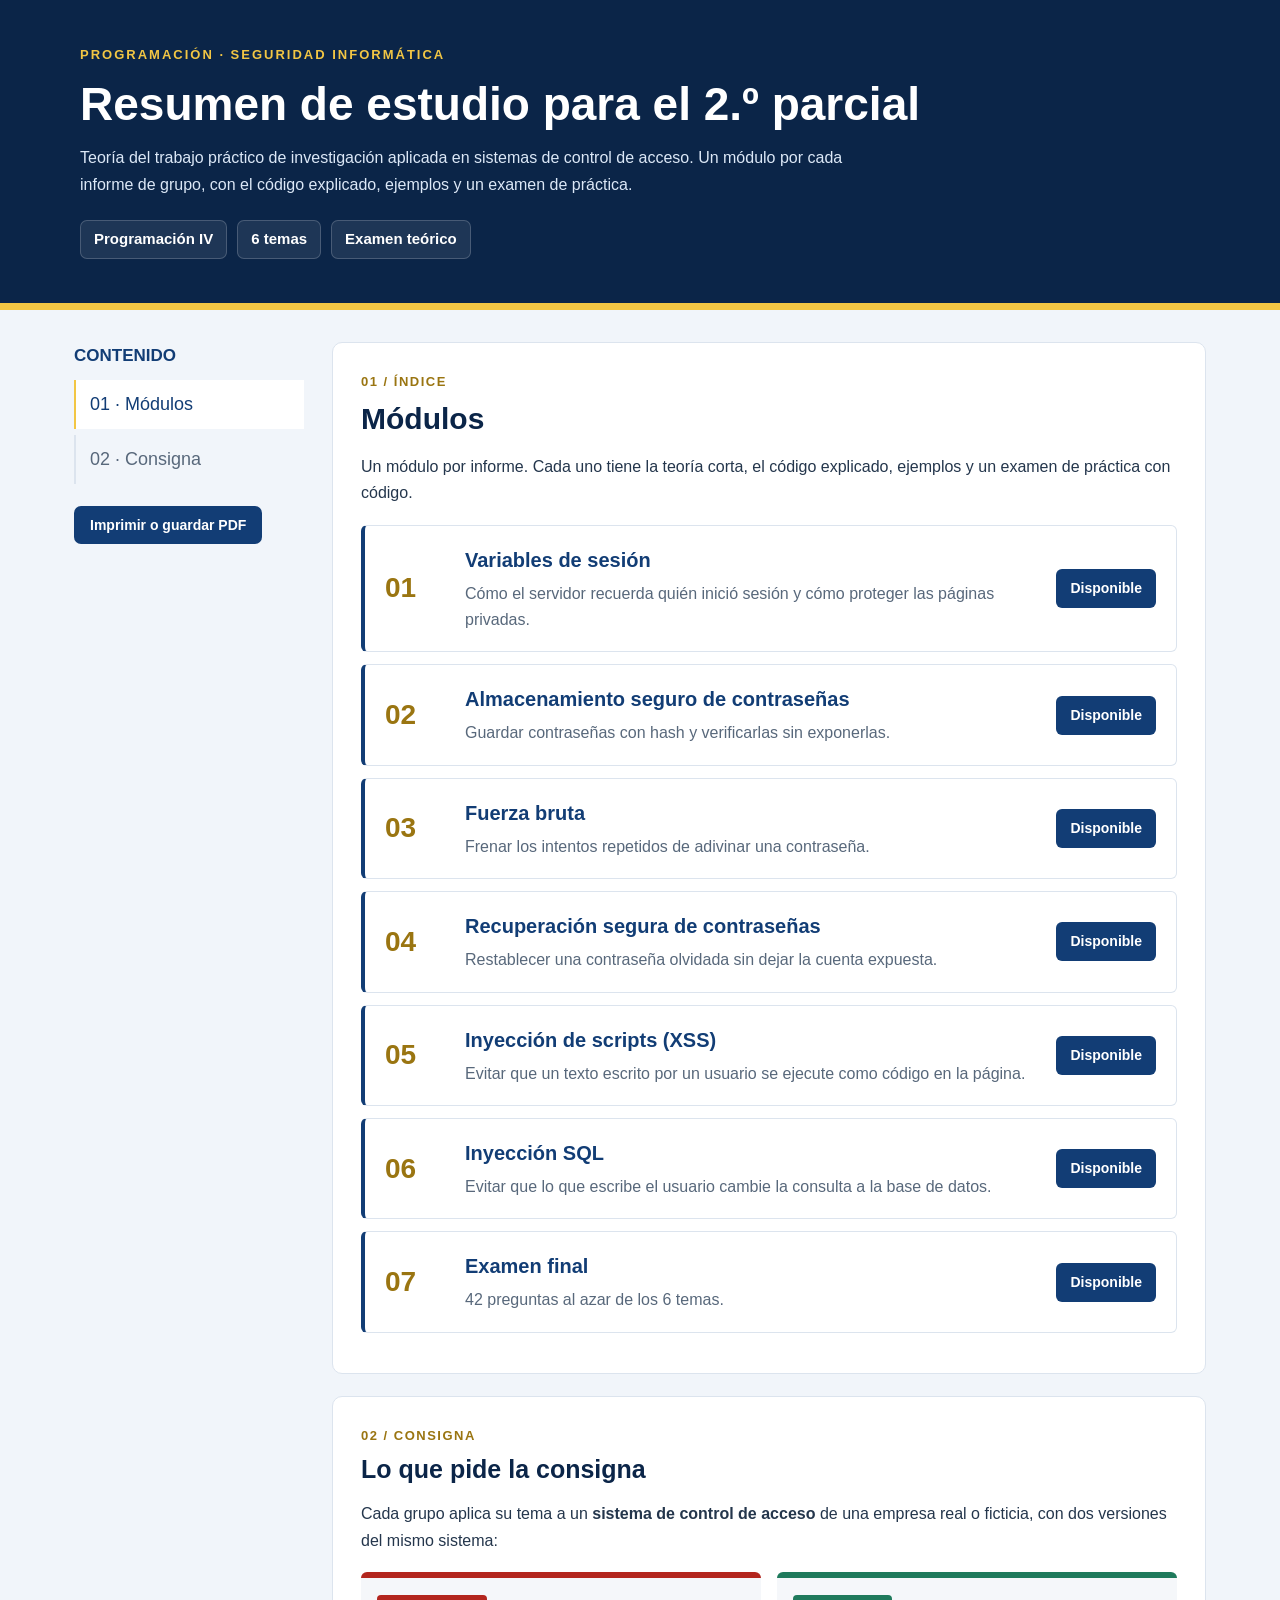
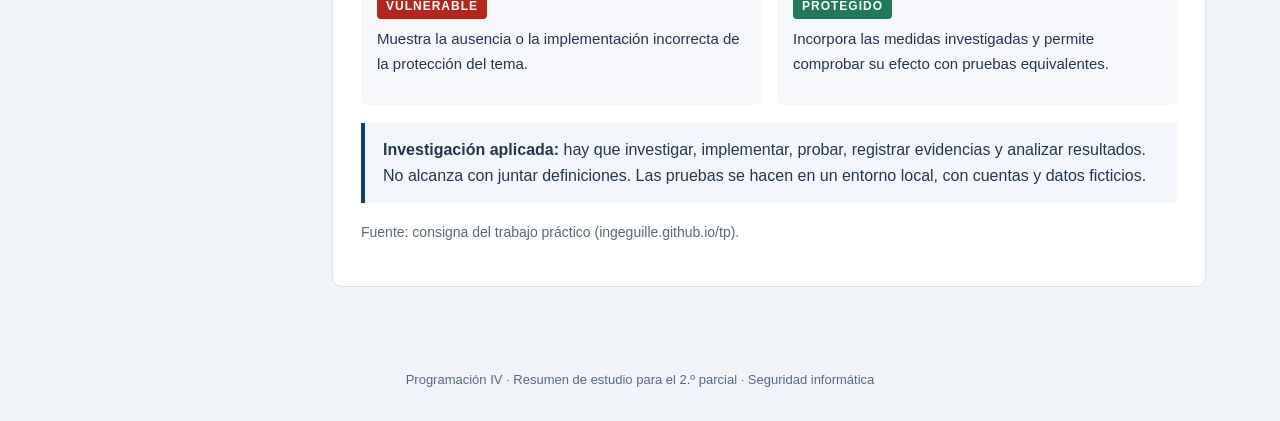
<file: index.html>
<!doctype html>
<html lang="es">
<head>
<meta charset="utf-8">
<meta name="viewport" content="width=device-width,initial-scale=1">
<title>Resumen 2.º parcial · Programación IV</title>
<link rel="stylesheet" href="css/style.css">
</head>
<body>
<header>
  <div class="etiqueta">Programación · Seguridad informática</div>
  <h1>Resumen de estudio para el 2.º parcial</h1>
  <p>Teoría del trabajo práctico de investigación aplicada en sistemas de control de acceso. Un módulo por cada informe de grupo, con el código explicado, ejemplos y un examen de práctica.</p>
  <div class="chips">
    <span class="chip">Programación IV</span>
    <span class="chip">6 temas</span>
    <span class="chip">Examen teórico</span>
  </div>
</header>

<div class="disposicion">
  <nav class="indice grande" aria-label="Contenido">
    <strong>CONTENIDO</strong>
    <a href="#modulos">01 · Módulos</a>
    <a href="#consigna">02 · Consigna</a>
    <button type="button" class="boton-imprimir">Imprimir o guardar PDF</button>
  </nav>

  <main>
    <section id="modulos" class="principal">
      <span class="numero">01 / ÍNDICE</span>
      <h2>Módulos</h2>
      <p>Un módulo por informe. Cada uno tiene la teoría corta, el código explicado, ejemplos y un examen de práctica con código.</p>
      <ol class="lista-modulos">
        <li class="fila-modulo">
          <span class="numero-modulo">01</span>
          <div class="datos-modulo"><a class="nombre-modulo" href="modulo1_sesiones.html">Variables de sesión</a><p>Cómo el servidor recuerda quién inició sesión y cómo proteger las páginas privadas.</p></div>
          <a class="estado disponible" href="modulo1_sesiones.html">Disponible</a>
        </li>
        <li class="fila-modulo">
          <span class="numero-modulo">02</span>
          <div class="datos-modulo"><a class="nombre-modulo" href="modulo2_contrasenas.html">Almacenamiento seguro de contraseñas</a><p>Guardar contraseñas con hash y verificarlas sin exponerlas.</p></div>
          <a class="estado disponible" href="modulo2_contrasenas.html">Disponible</a>
        </li>
        <li class="fila-modulo">
          <span class="numero-modulo">03</span>
          <div class="datos-modulo"><a class="nombre-modulo" href="modulo3_fuerza_bruta.html">Fuerza bruta</a><p>Frenar los intentos repetidos de adivinar una contraseña.</p></div>
          <a class="estado disponible" href="modulo3_fuerza_bruta.html">Disponible</a>
        </li>
        <li class="fila-modulo">
          <span class="numero-modulo">04</span>
          <div class="datos-modulo"><a class="nombre-modulo" href="modulo4_recuperacion.html">Recuperación segura de contraseñas</a><p>Restablecer una contraseña olvidada sin dejar la cuenta expuesta.</p></div>
          <a class="estado disponible" href="modulo4_recuperacion.html">Disponible</a>
        </li>
        <li class="fila-modulo">
          <span class="numero-modulo">05</span>
          <div class="datos-modulo"><a class="nombre-modulo" href="modulo5_xss.html">Inyección de scripts (XSS)</a><p>Evitar que un texto escrito por un usuario se ejecute como código en la página.</p></div>
          <a class="estado disponible" href="modulo5_xss.html">Disponible</a>
        </li>
        <li class="fila-modulo">
          <span class="numero-modulo">06</span>
          <div class="datos-modulo"><a class="nombre-modulo" href="modulo6_inyeccion_sql.html">Inyección SQL</a><p>Evitar que lo que escribe el usuario cambie la consulta a la base de datos.</p></div>
          <a class="estado disponible" href="modulo6_inyeccion_sql.html">Disponible</a>
        </li>
        <li class="fila-modulo">
          <span class="numero-modulo">07</span>
          <div class="datos-modulo"><a class="nombre-modulo" href="examen_final.html">Examen final</a><p>42 preguntas al azar de los 6 temas.</p></div>
          <a class="estado disponible" href="examen_final.html">Disponible</a>
        </li>
      </ol>
    </section>

    <section id="consigna">
      <span class="numero">02 / CONSIGNA</span>
      <h2>Lo que pide la consigna</h2>
      <p>Cada grupo aplica su tema a un <strong>sistema de control de acceso</strong> de una empresa real o ficticia, con dos versiones del mismo sistema:</p>
      <div class="comparacion">
        <div class="version"><span class="franja">Vulnerable</span><p>Muestra la ausencia o la implementación incorrecta de la protección del tema.</p></div>
        <div class="version protegido"><span class="franja">Protegido</span><p>Incorpora las medidas investigadas y permite comprobar su efecto con pruebas equivalentes.</p></div>
      </div>
      <div class="nota"><strong>Investigación aplicada:</strong> hay que investigar, implementar, probar, registrar evidencias y analizar resultados. No alcanza con juntar definiciones. Las pruebas se hacen en un entorno local, con cuentas y datos ficticios.</div>
      <p class="chico">Fuente: consigna del trabajo práctico (ingeguille.github.io/tp).</p>
    </section>
  </main>
</div>

<footer>Programación IV · Resumen de estudio para el 2.º parcial · Seguridad informática</footer>
<script src="js/script.js"></script>
</body>
</html>
</file>
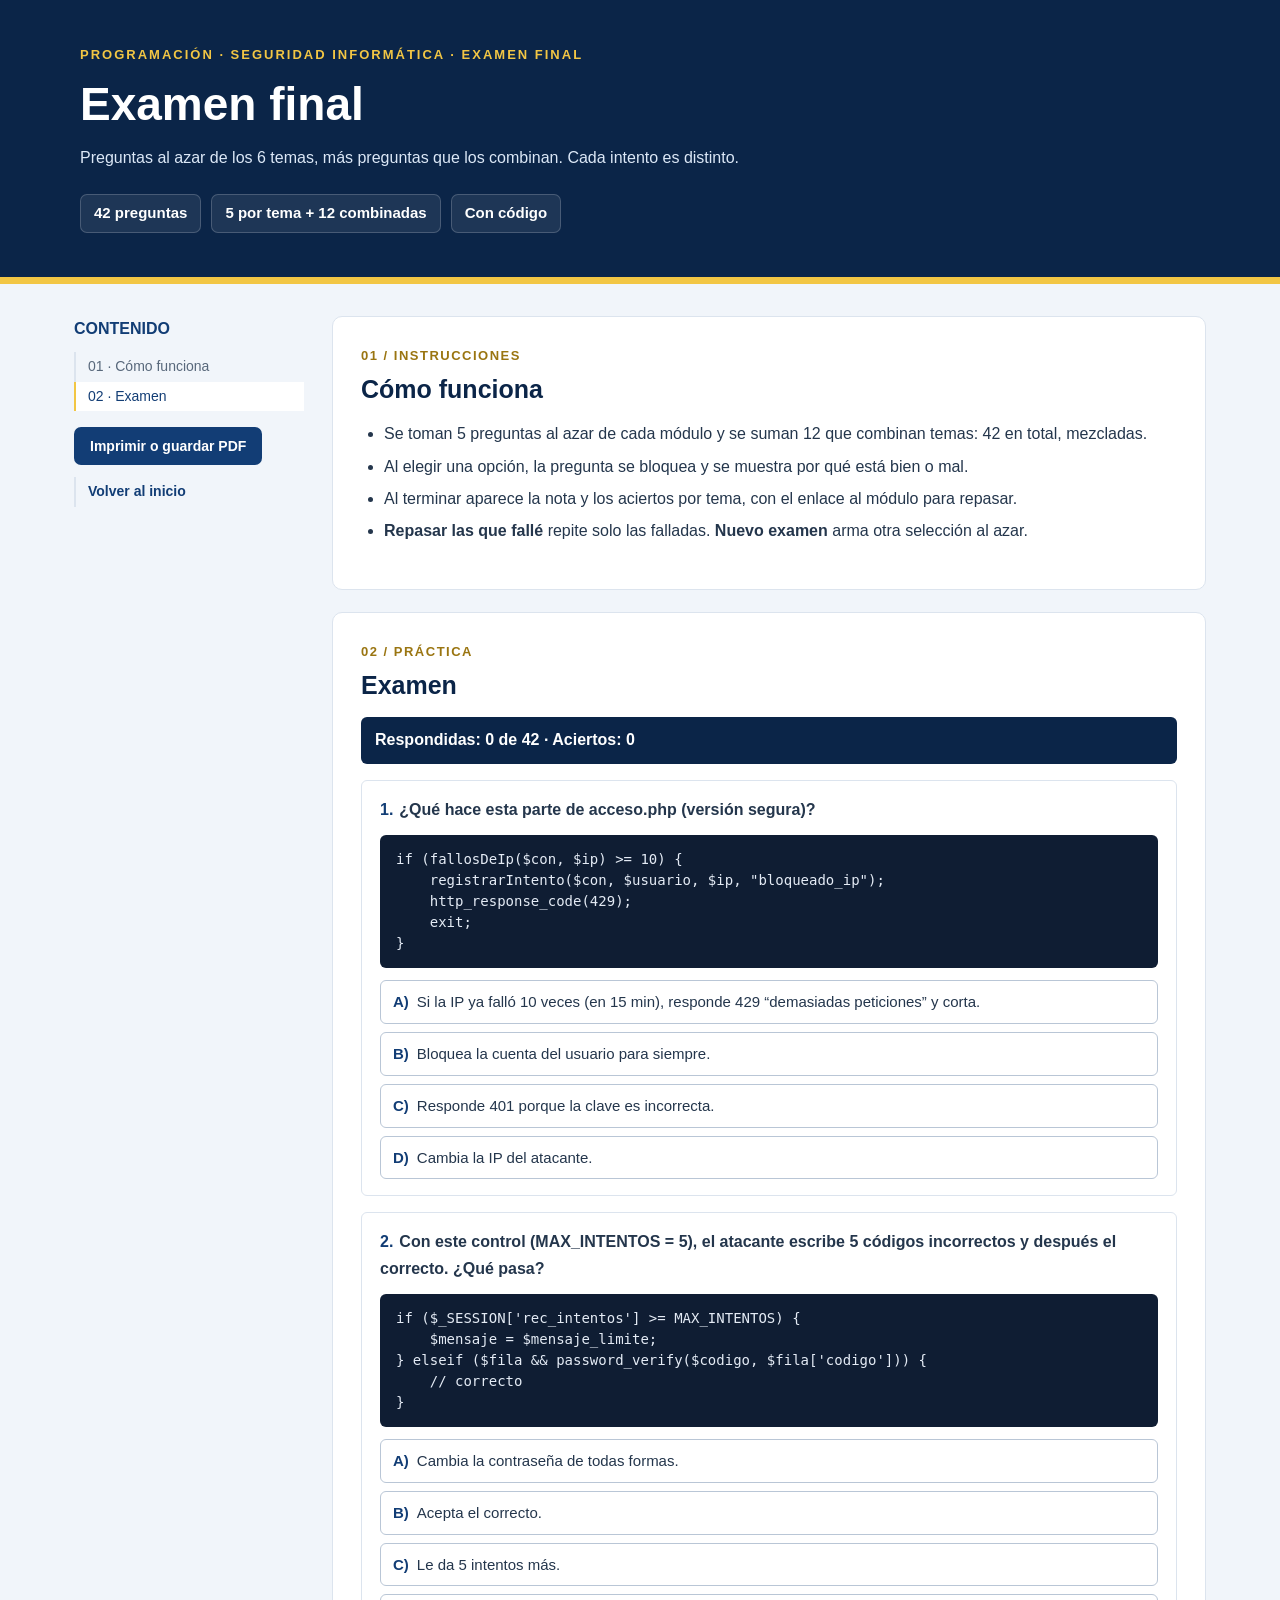
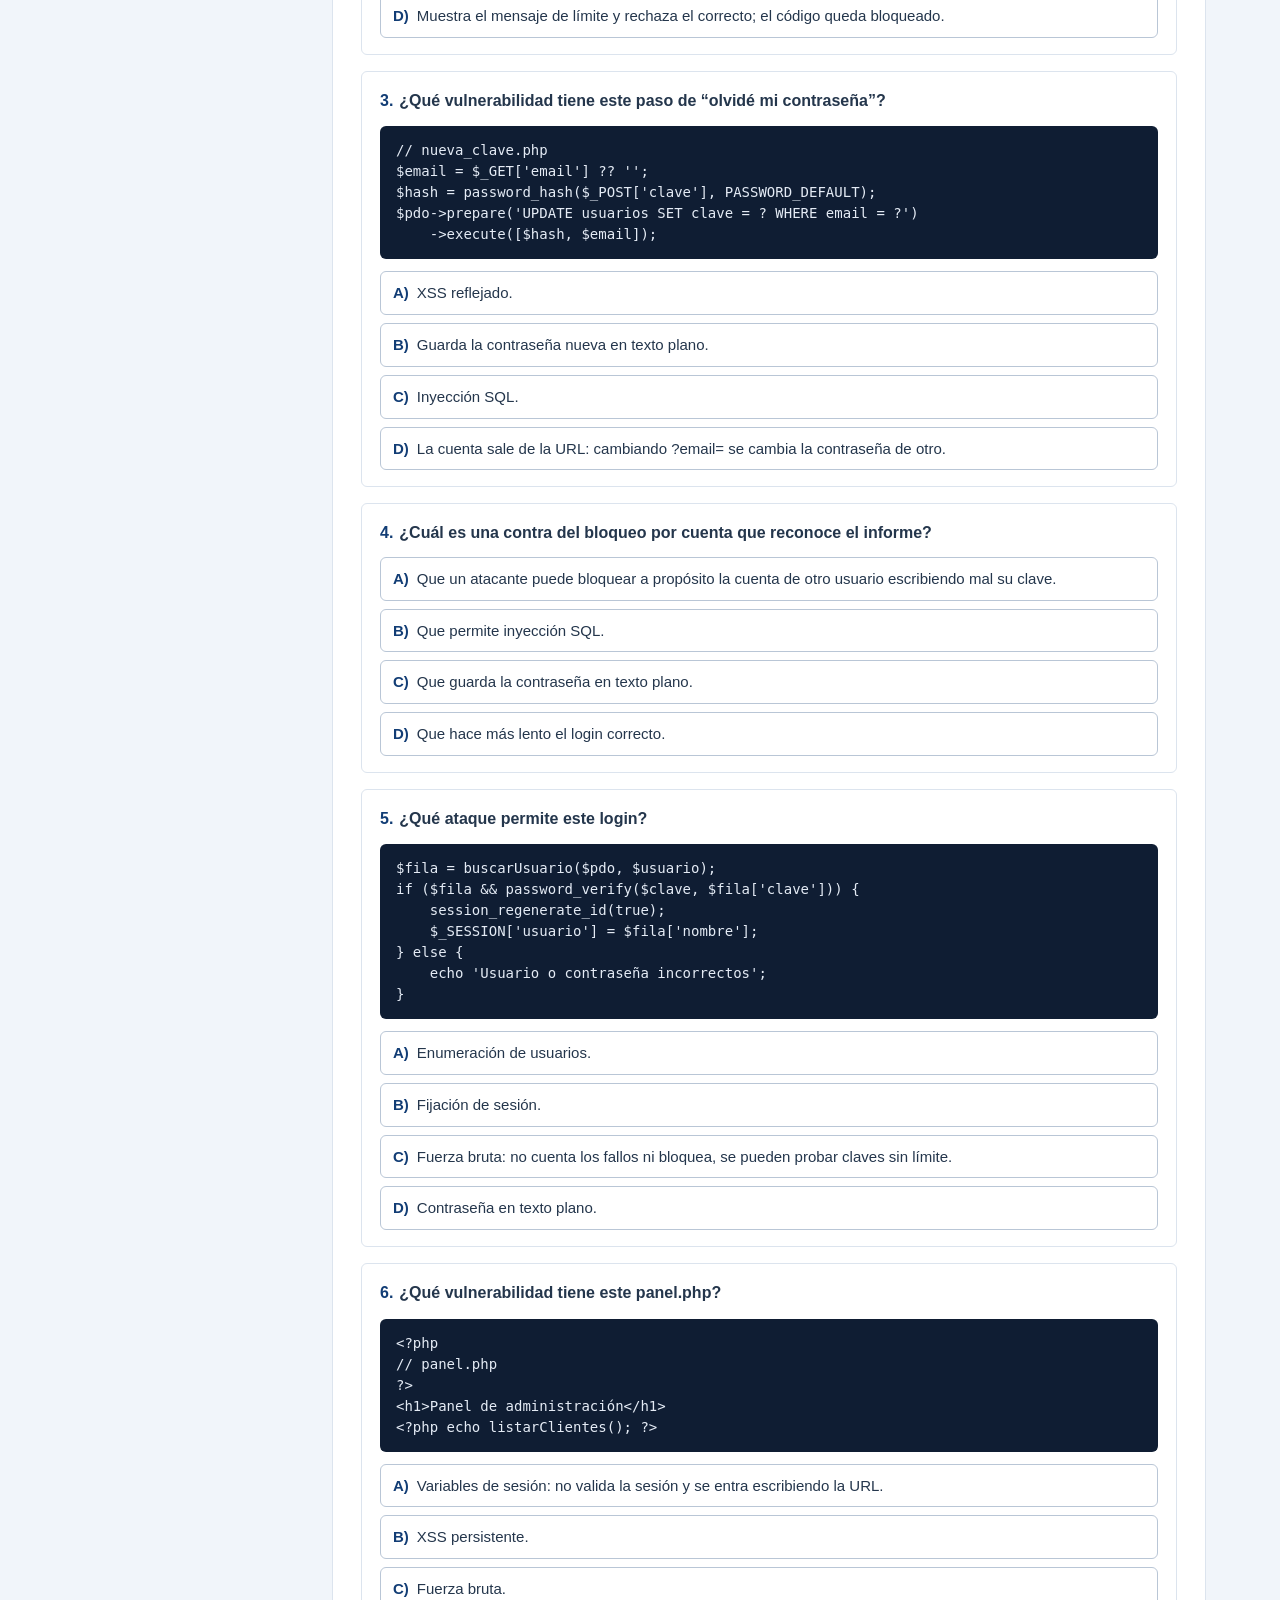
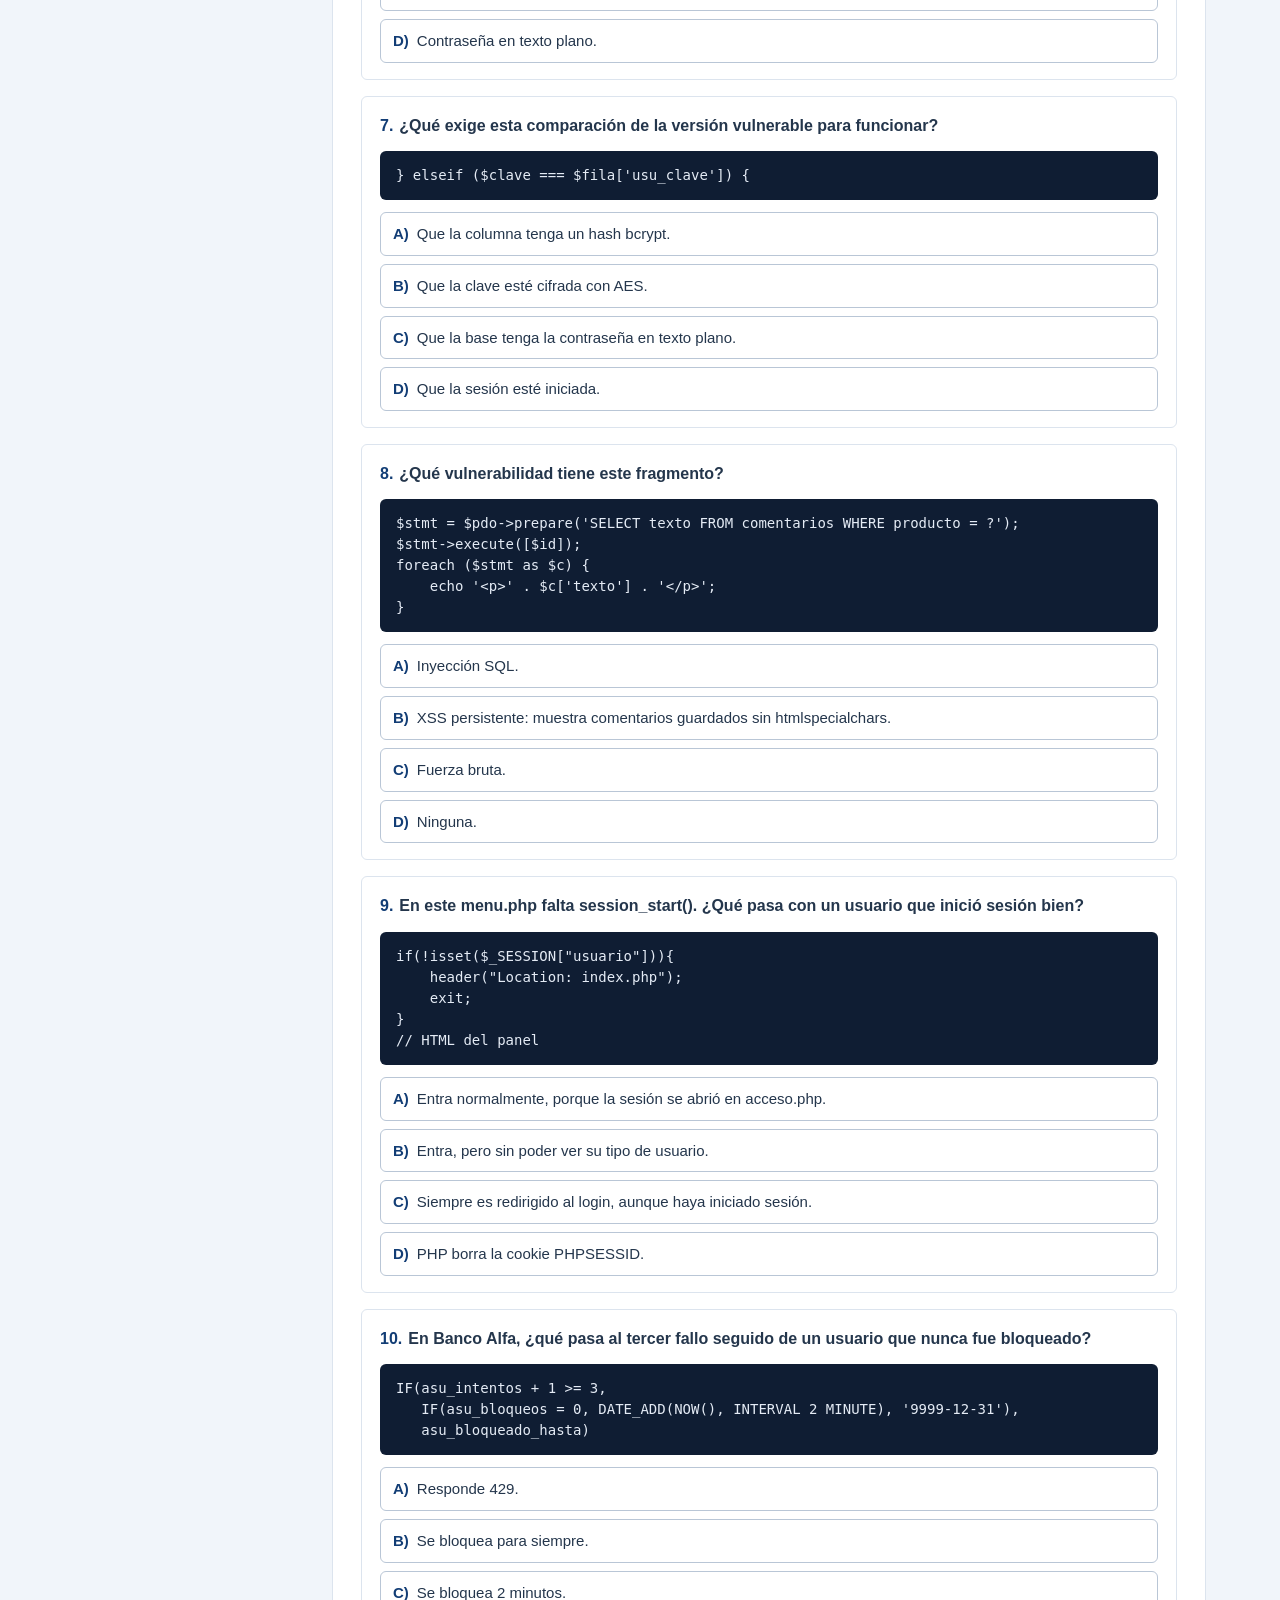
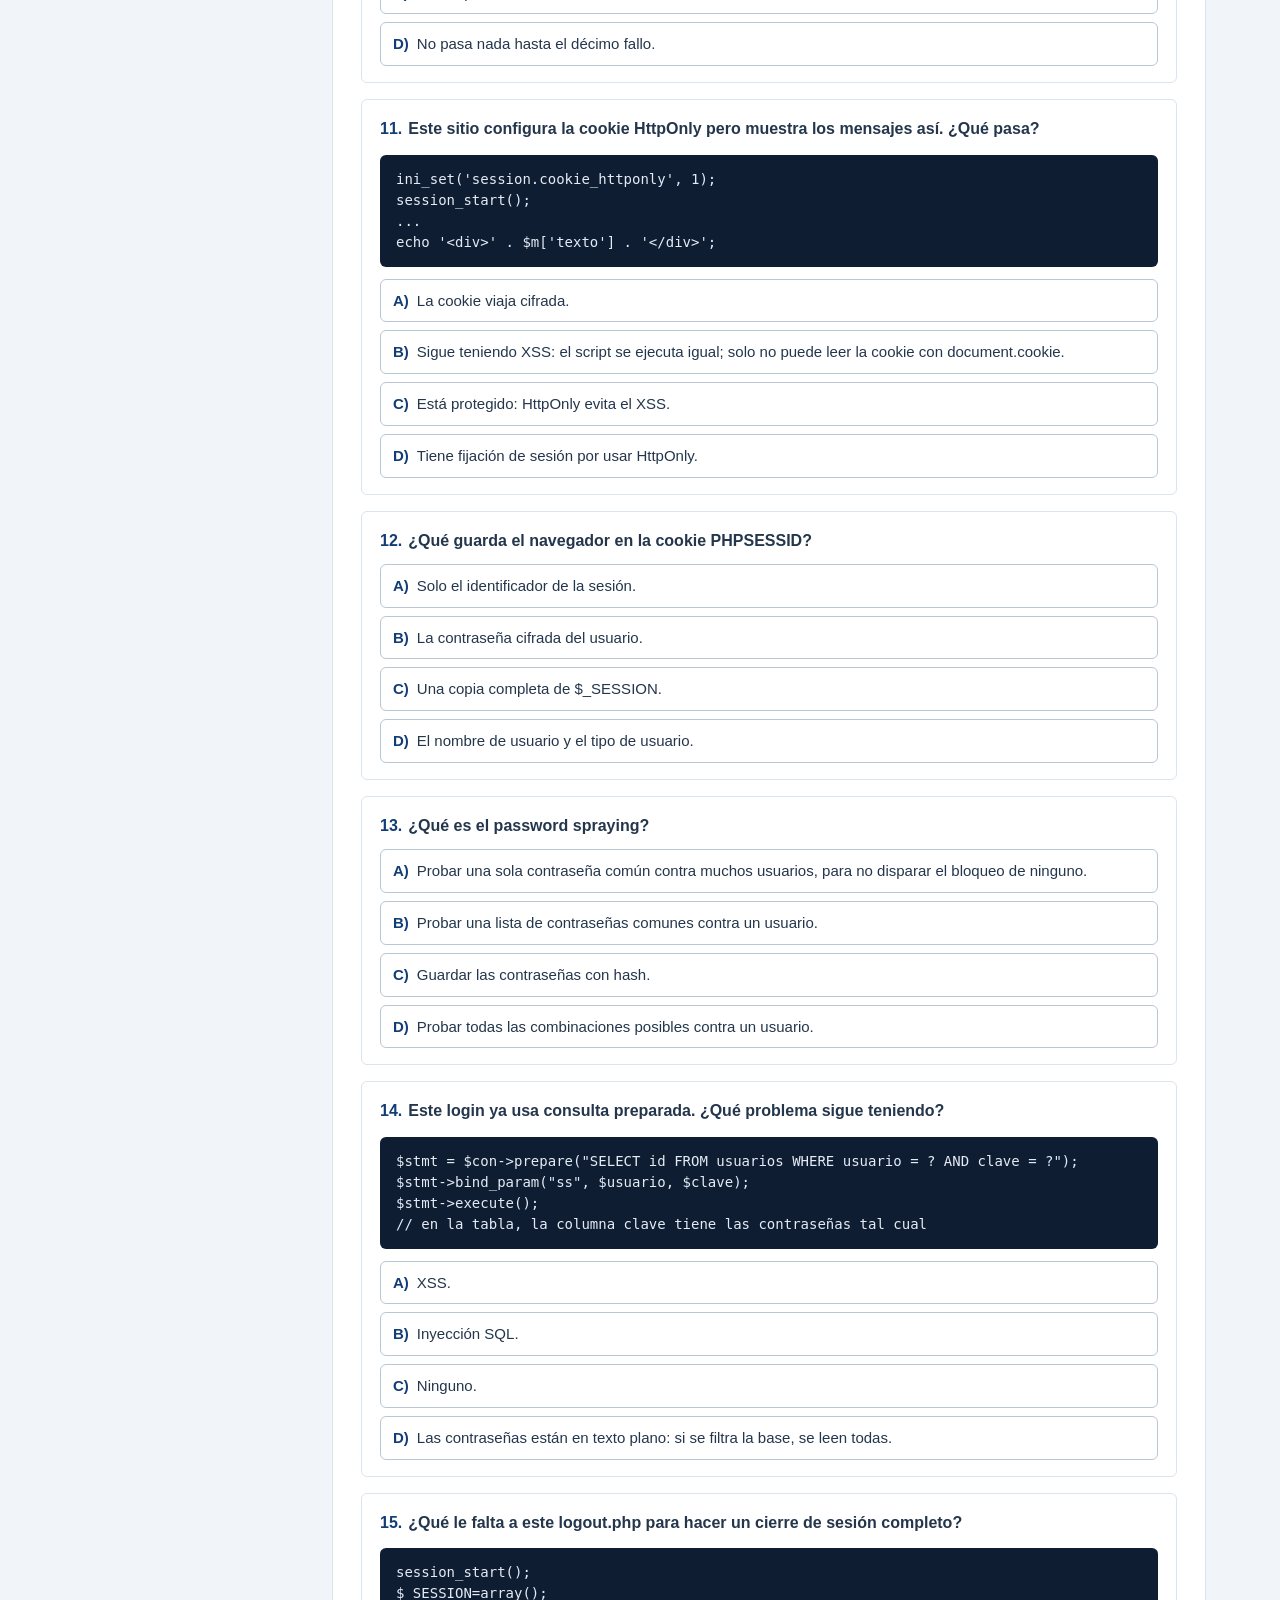
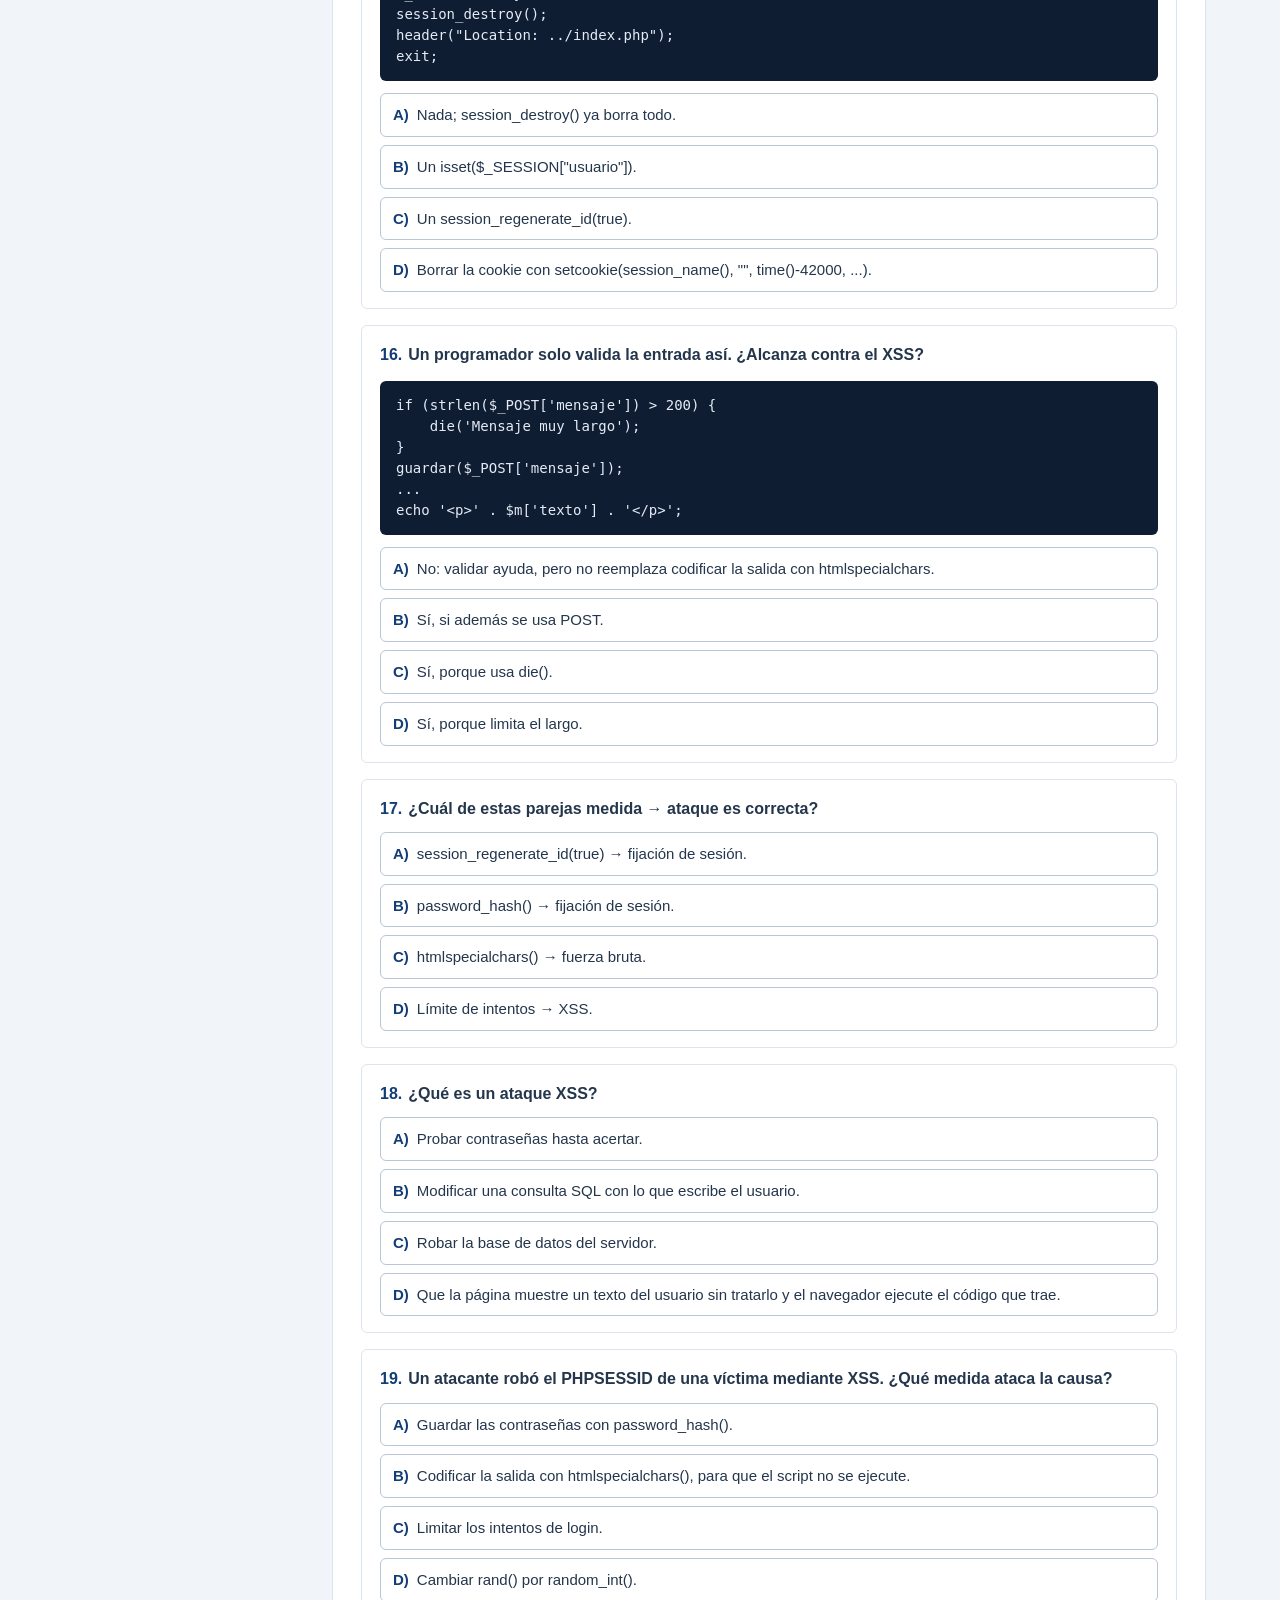
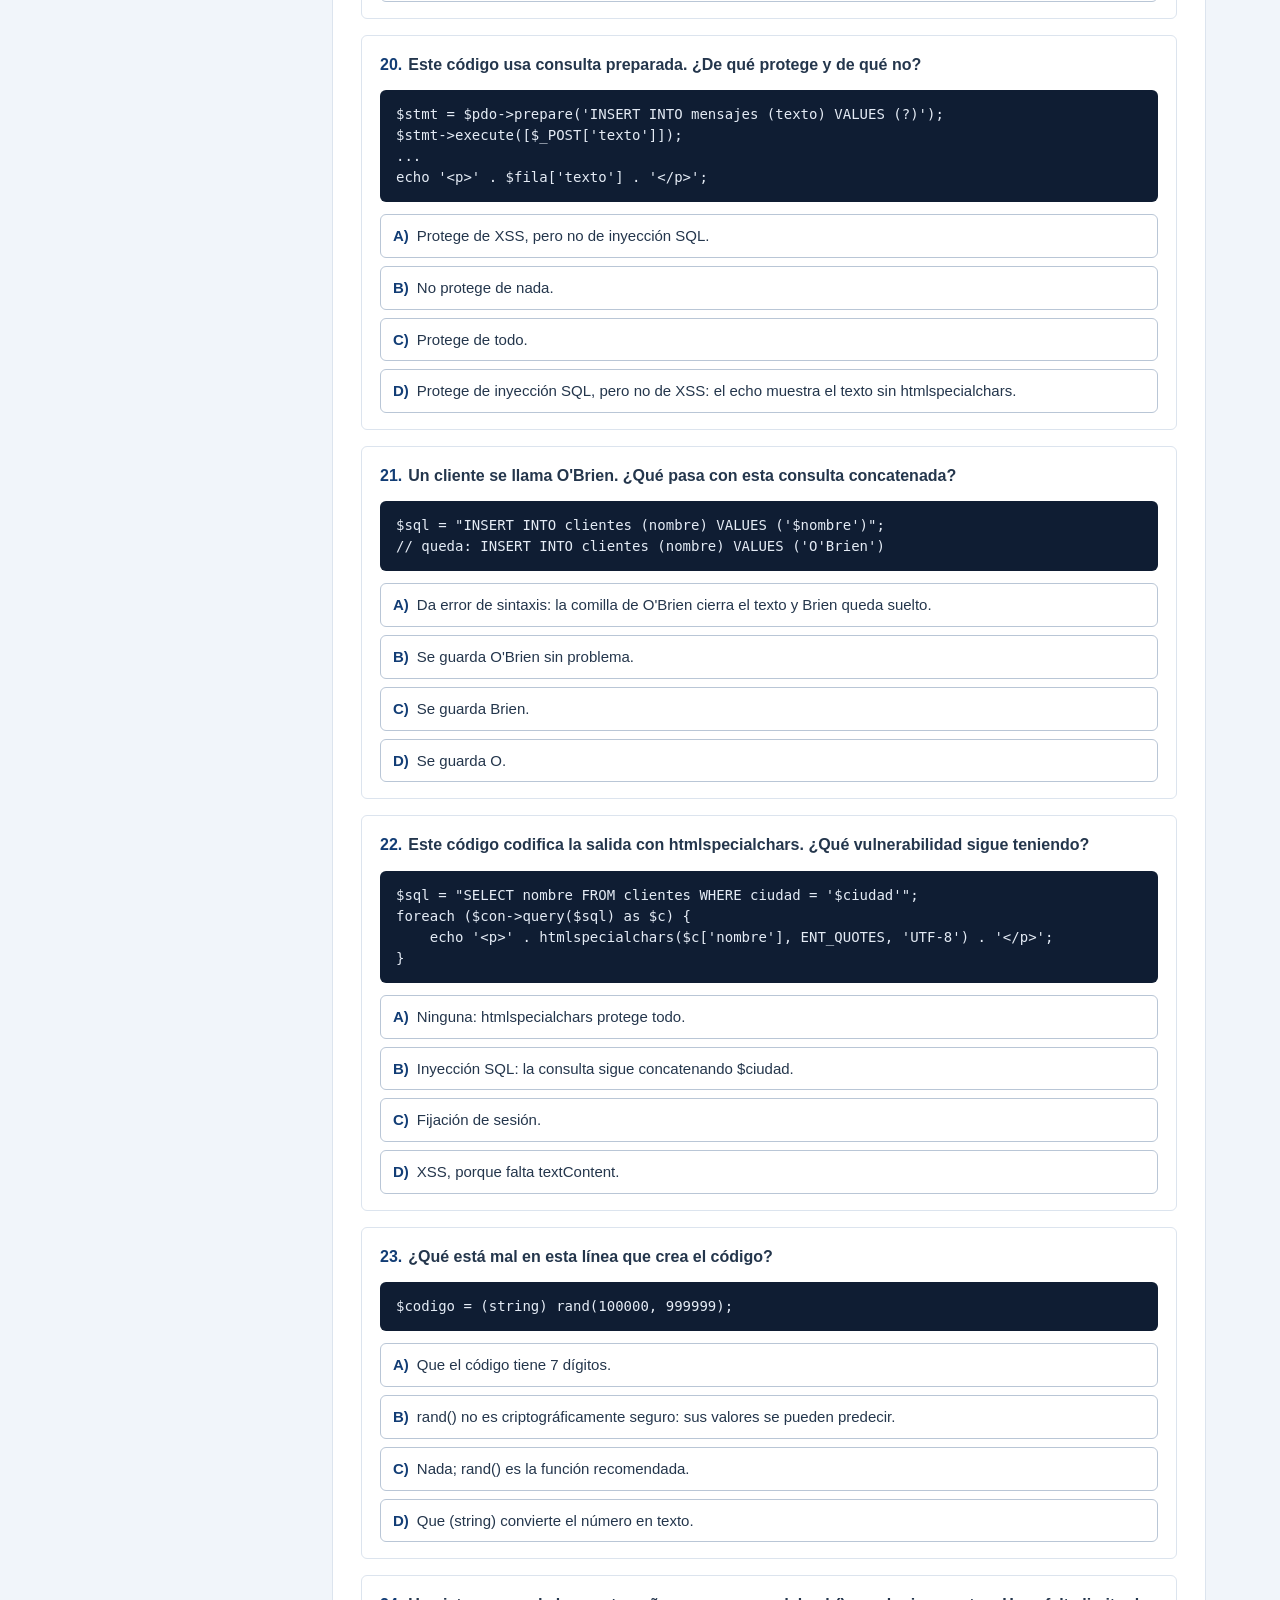
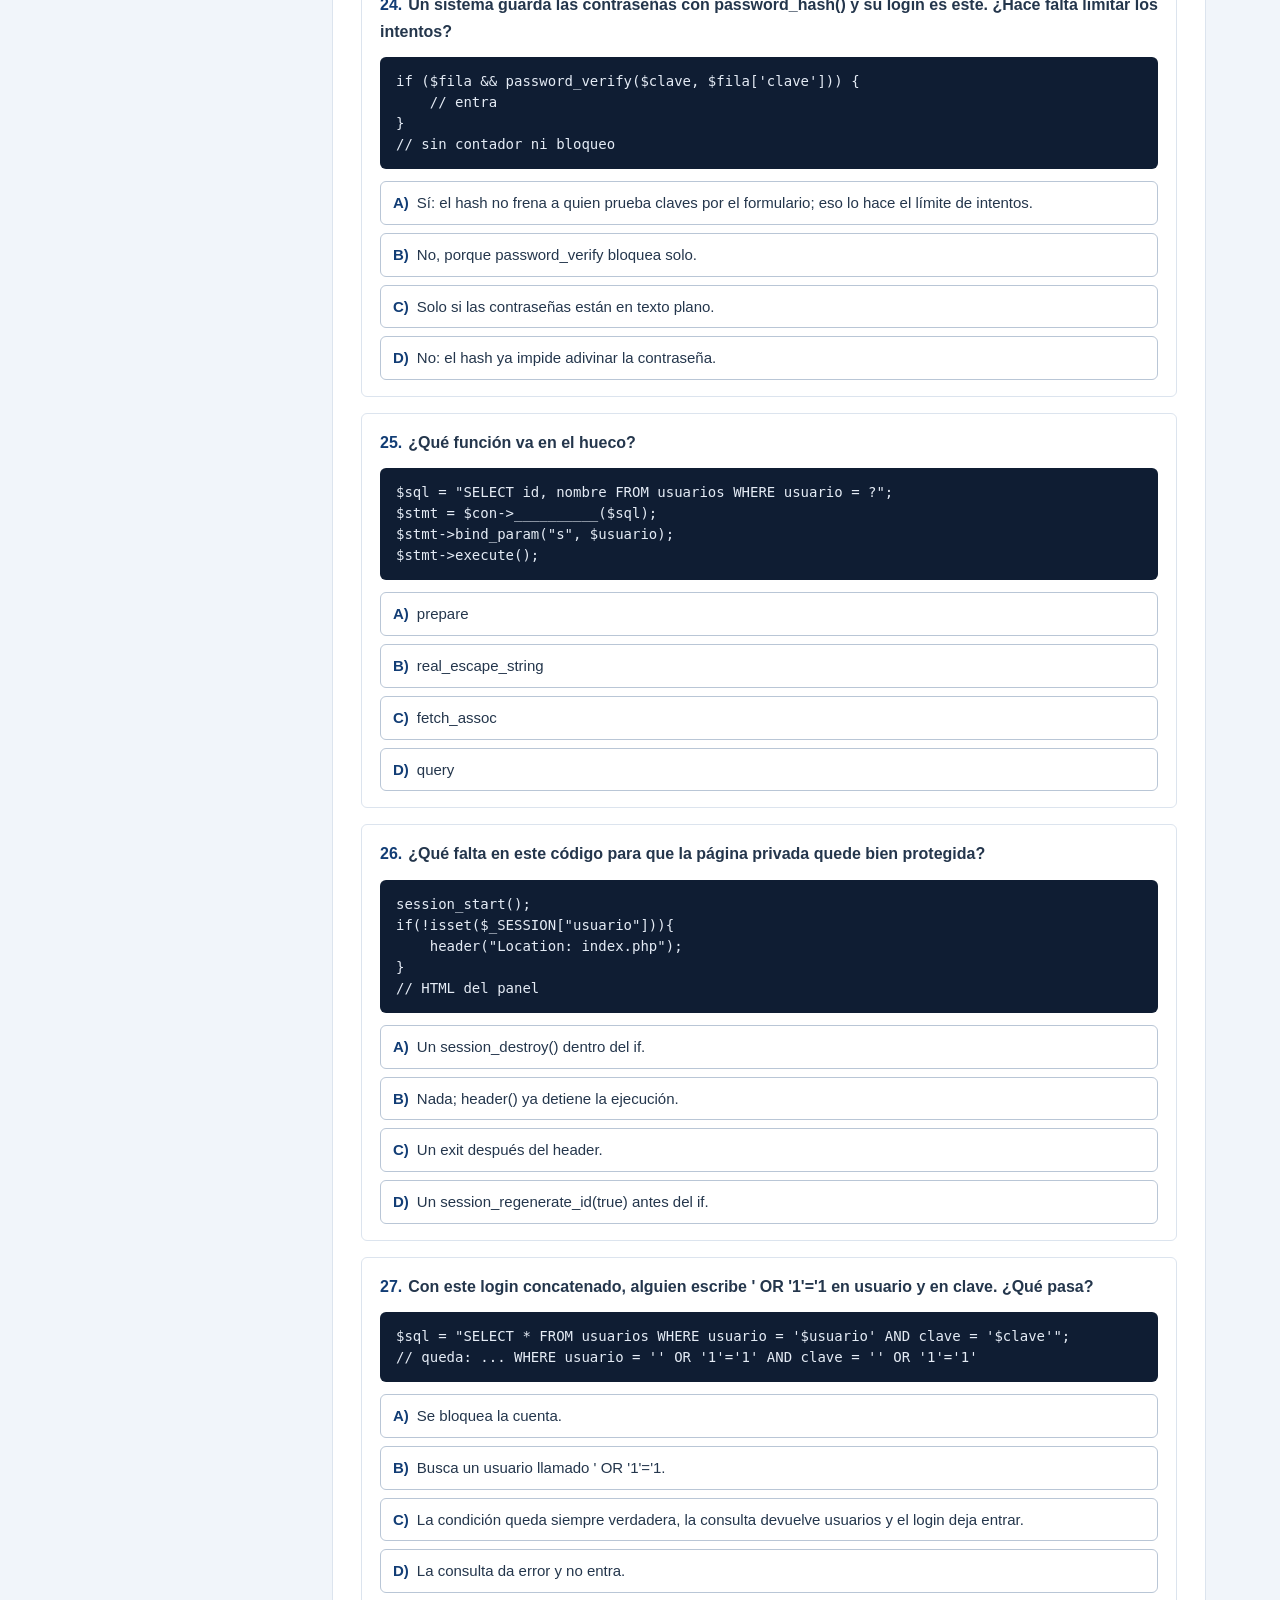
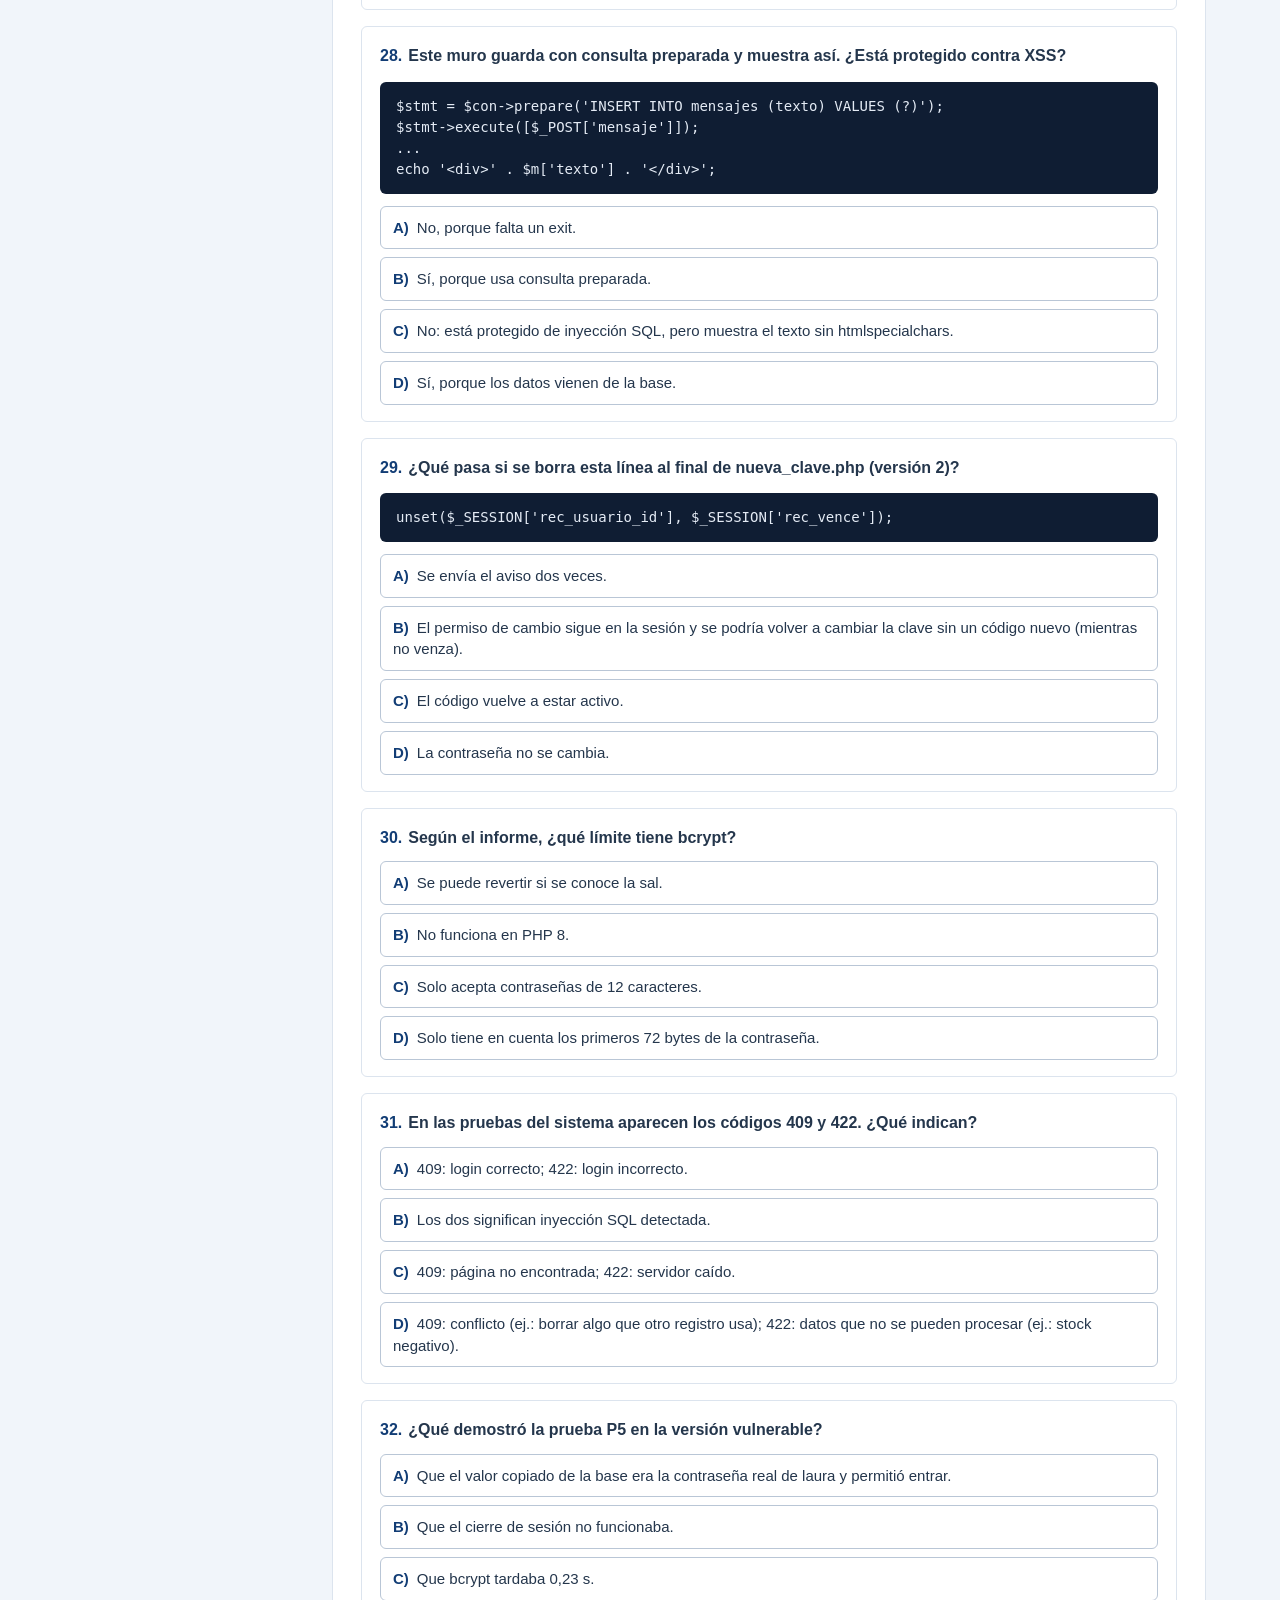
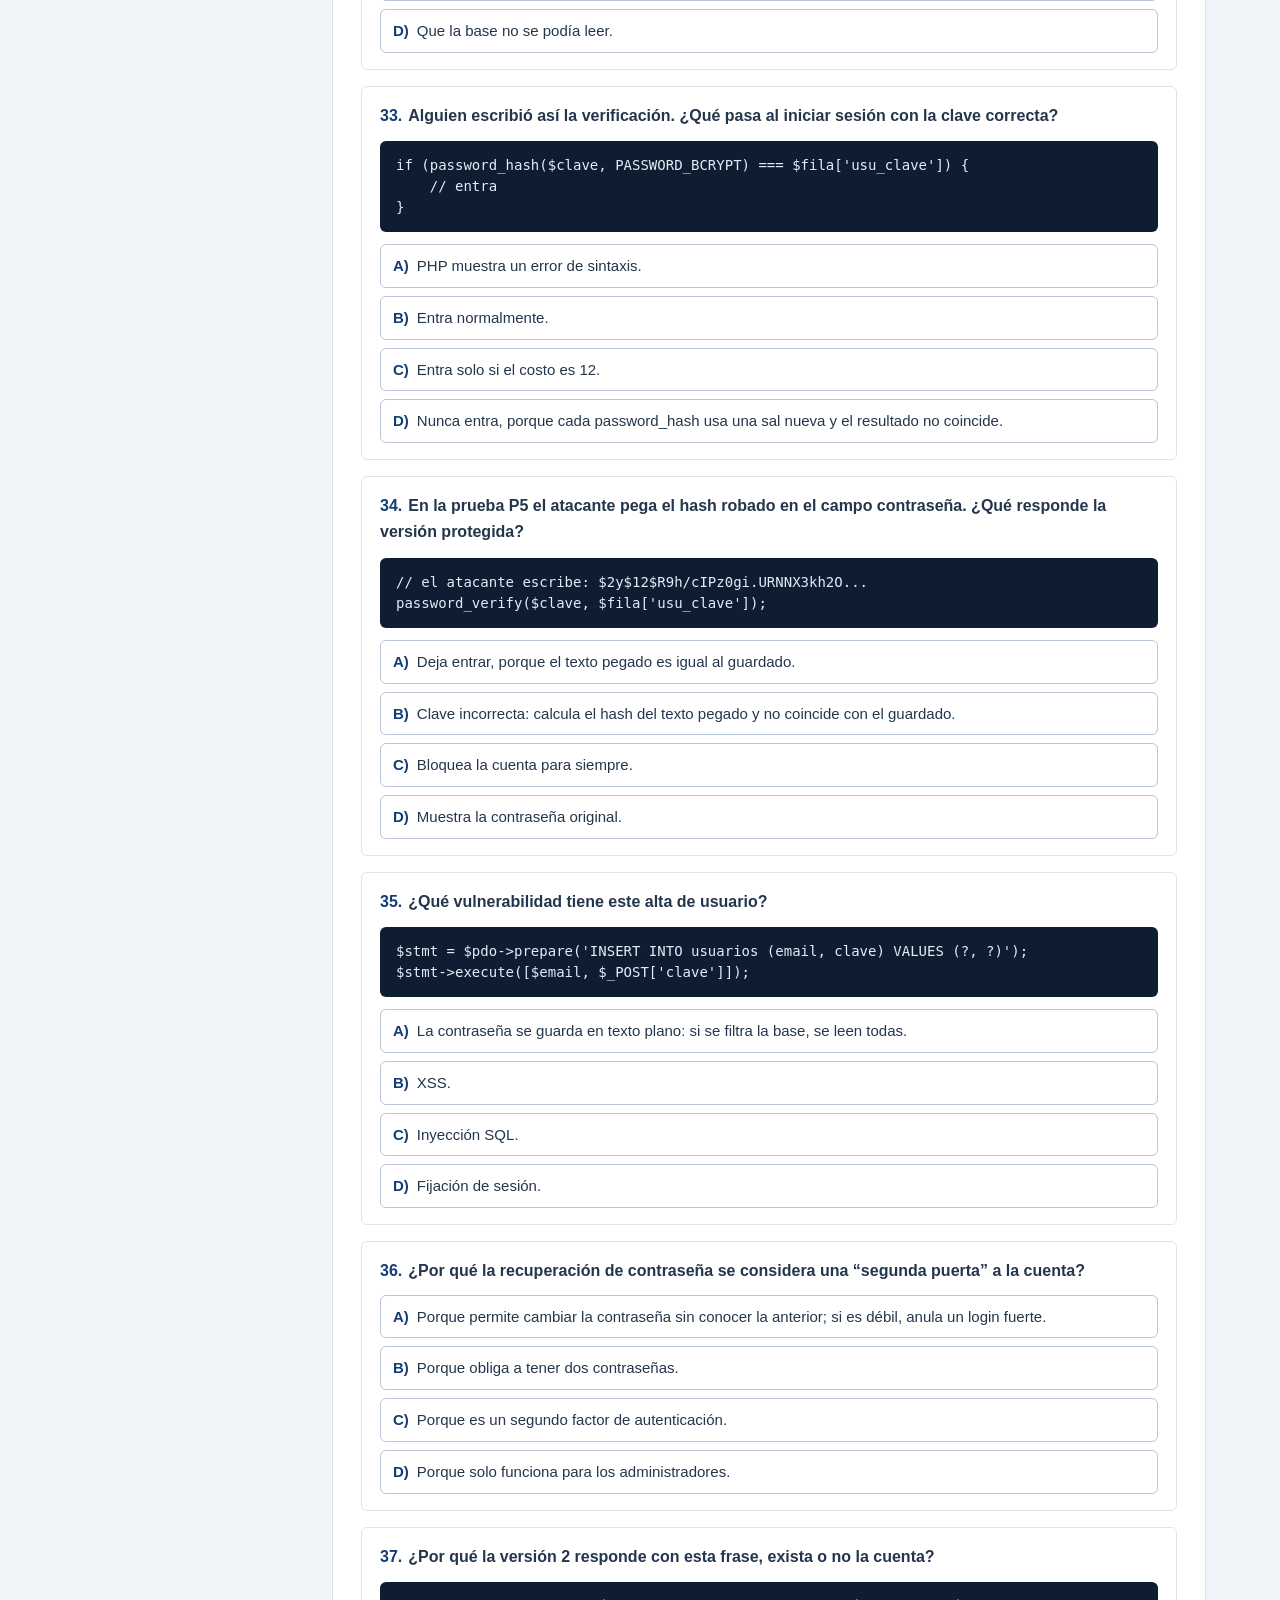
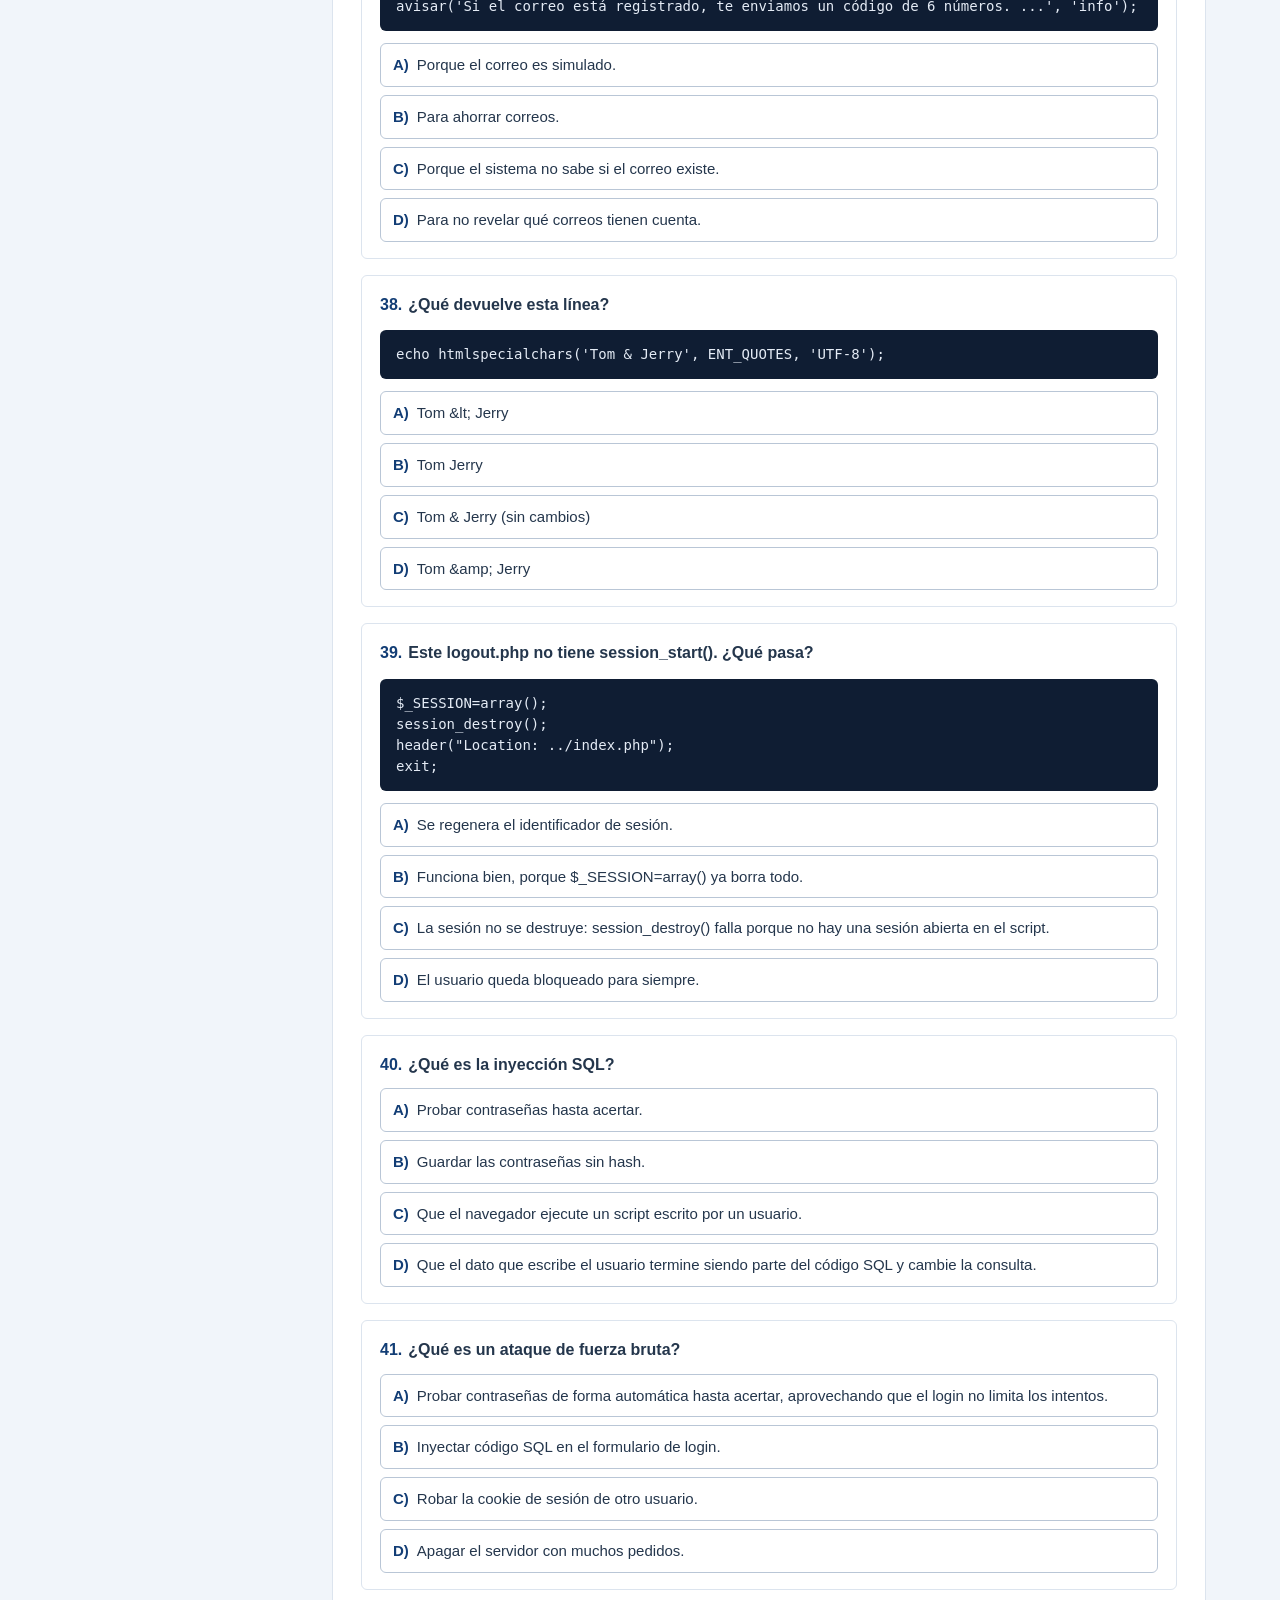
<file: examen_final.html>
<!doctype html>
<html lang="es">
<head>
<meta charset="utf-8">
<meta name="viewport" content="width=device-width,initial-scale=1">
<title>Examen final · Los 6 temas</title>
<link rel="stylesheet" href="css/style.css">
</head>
<body>
<header>
  <div class="etiqueta">Programación · Seguridad informática · Examen final</div>
  <h1>Examen final</h1>
  <p>Preguntas al azar de los 6 temas, más preguntas que los combinan. Cada intento es distinto.</p>
  <div class="chips">
    <span class="chip">42 preguntas</span>
    <span class="chip">5 por tema + 12 combinadas</span>
    <span class="chip">Con código</span>
  </div>
</header>

<div class="disposicion">
  <nav class="indice" aria-label="Contenido">
    <strong>CONTENIDO</strong>
    <a href="#como-funciona">01 · Cómo funciona</a>
    <a href="#practica">02 · Examen</a>
    <button type="button" class="boton-imprimir">Imprimir o guardar PDF</button>
    <a class="volver" href="index.html">Volver al inicio</a>
  </nav>

  <main>
    <section id="como-funciona">
      <span class="numero">01 / INSTRUCCIONES</span>
      <h2>Cómo funciona</h2>
      <ul>
        <li>Se toman 5 preguntas al azar de cada módulo y se suman 12 que combinan temas: 42 en total, mezcladas.</li>
        <li>Al elegir una opción, la pregunta se bloquea y se muestra por qué está bien o mal.</li>
        <li>Al terminar aparece la nota y los aciertos por tema, con el enlace al módulo para repasar.</li>
        <li><strong>Repasar las que fallé</strong> repite solo las falladas. <strong>Nuevo examen</strong> arma otra selección al azar.</li>
      </ul>
    </section>

    <section id="practica">
      <span class="numero">02 / PRÁCTICA</span>
      <h2>Examen</h2>
      <div id="examen-final"><p class="chico">El examen necesita JavaScript activado.</p></div>
    </section>
  </main>
</div>

<footer>Programación IV · Examen final · Preguntas de los módulos 1 a 6 y combinadas</footer>
<script src="js/preguntas1.js"></script>
<script src="js/preguntas2.js"></script>
<script src="js/preguntas3.js"></script>
<script src="js/preguntas4.js"></script>
<script src="js/preguntas5.js"></script>
<script src="js/preguntas6.js"></script>
<script src="js/preguntas_final.js"></script>
<script src="js/script.js"></script>
</body>
</html>
</file>
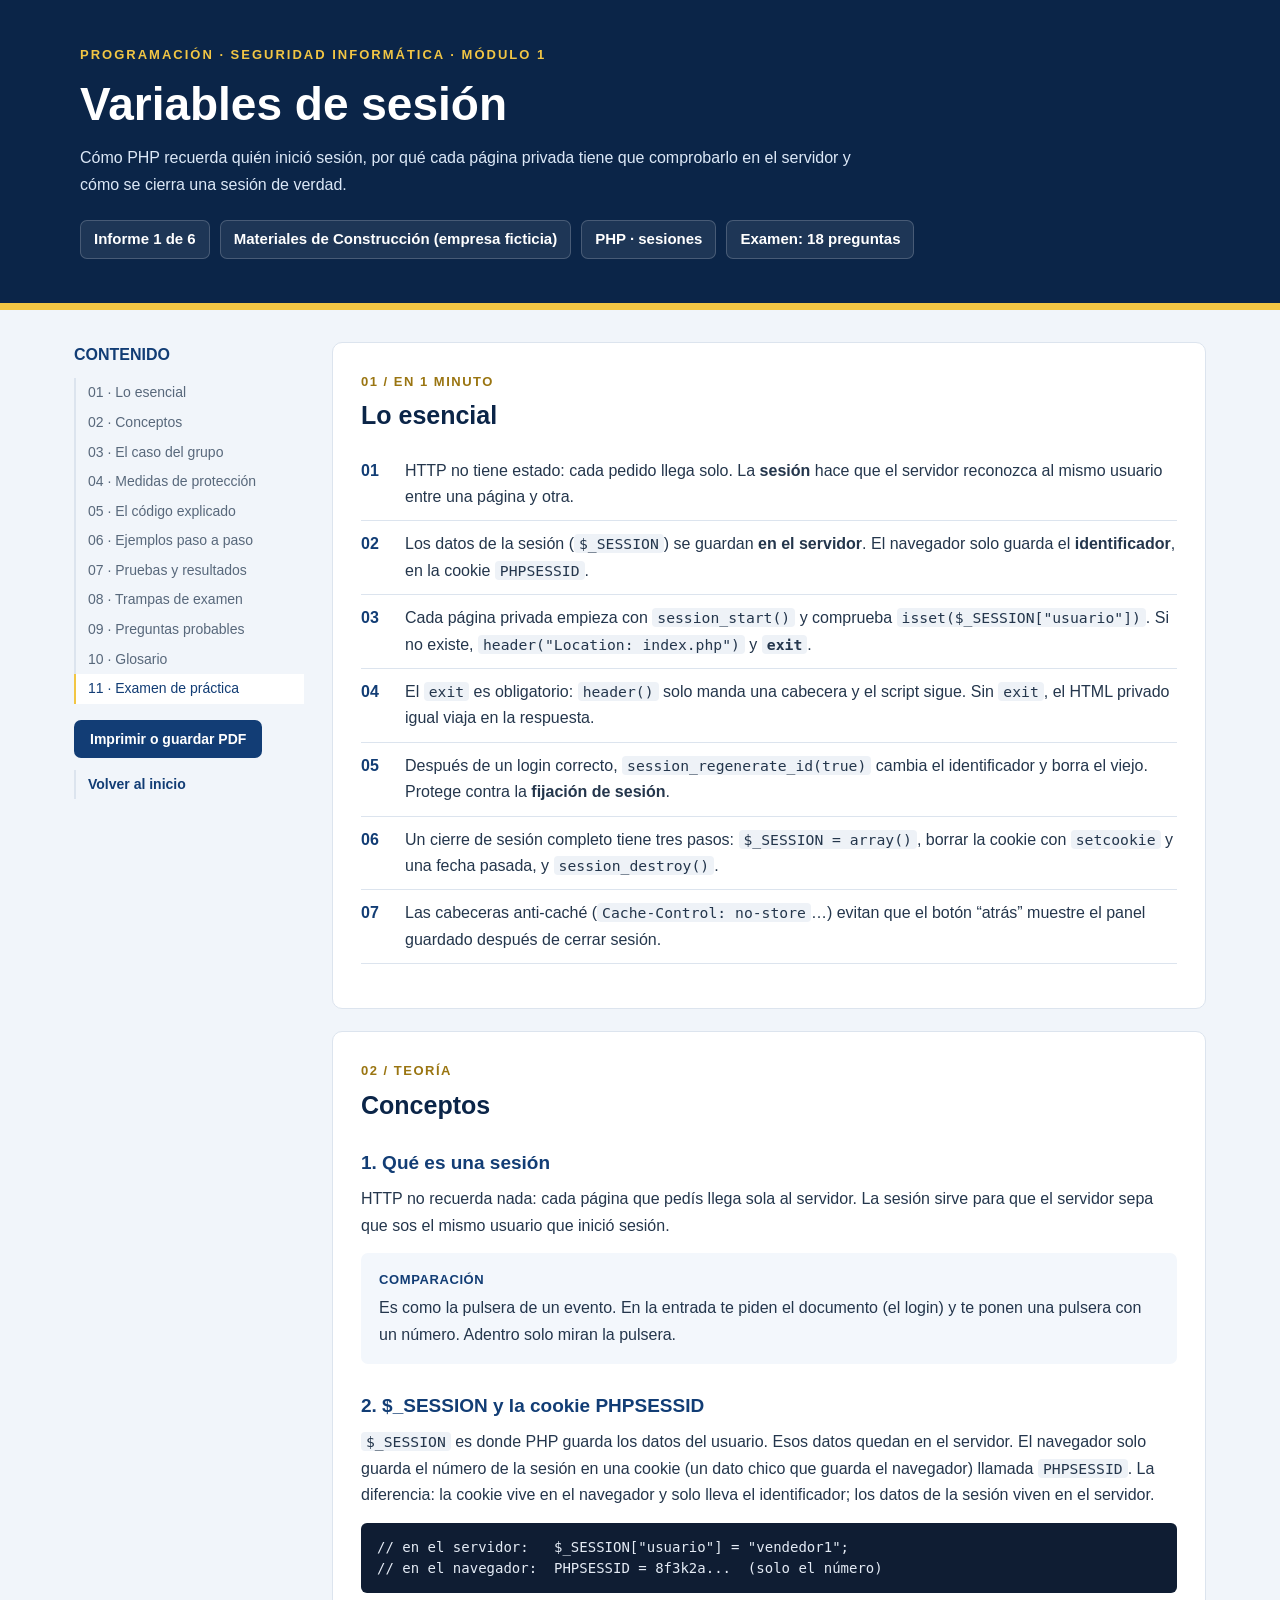
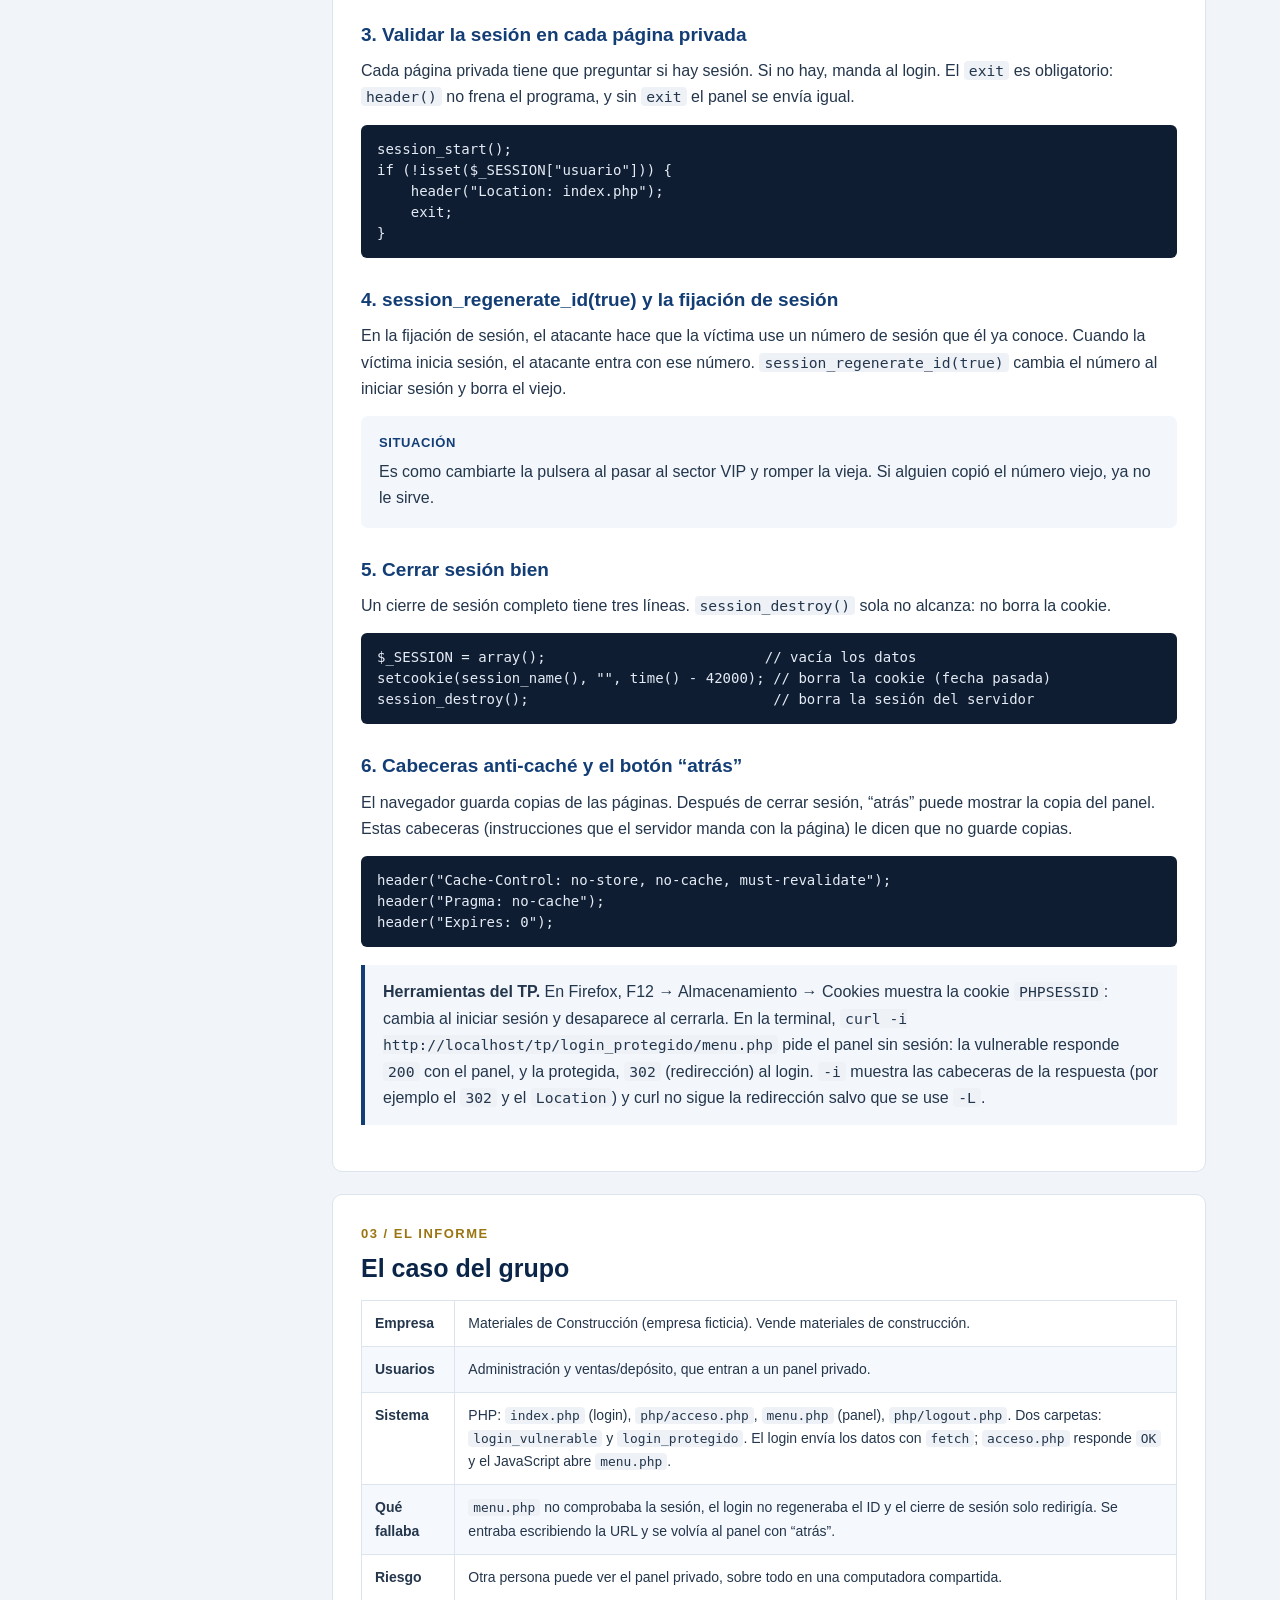
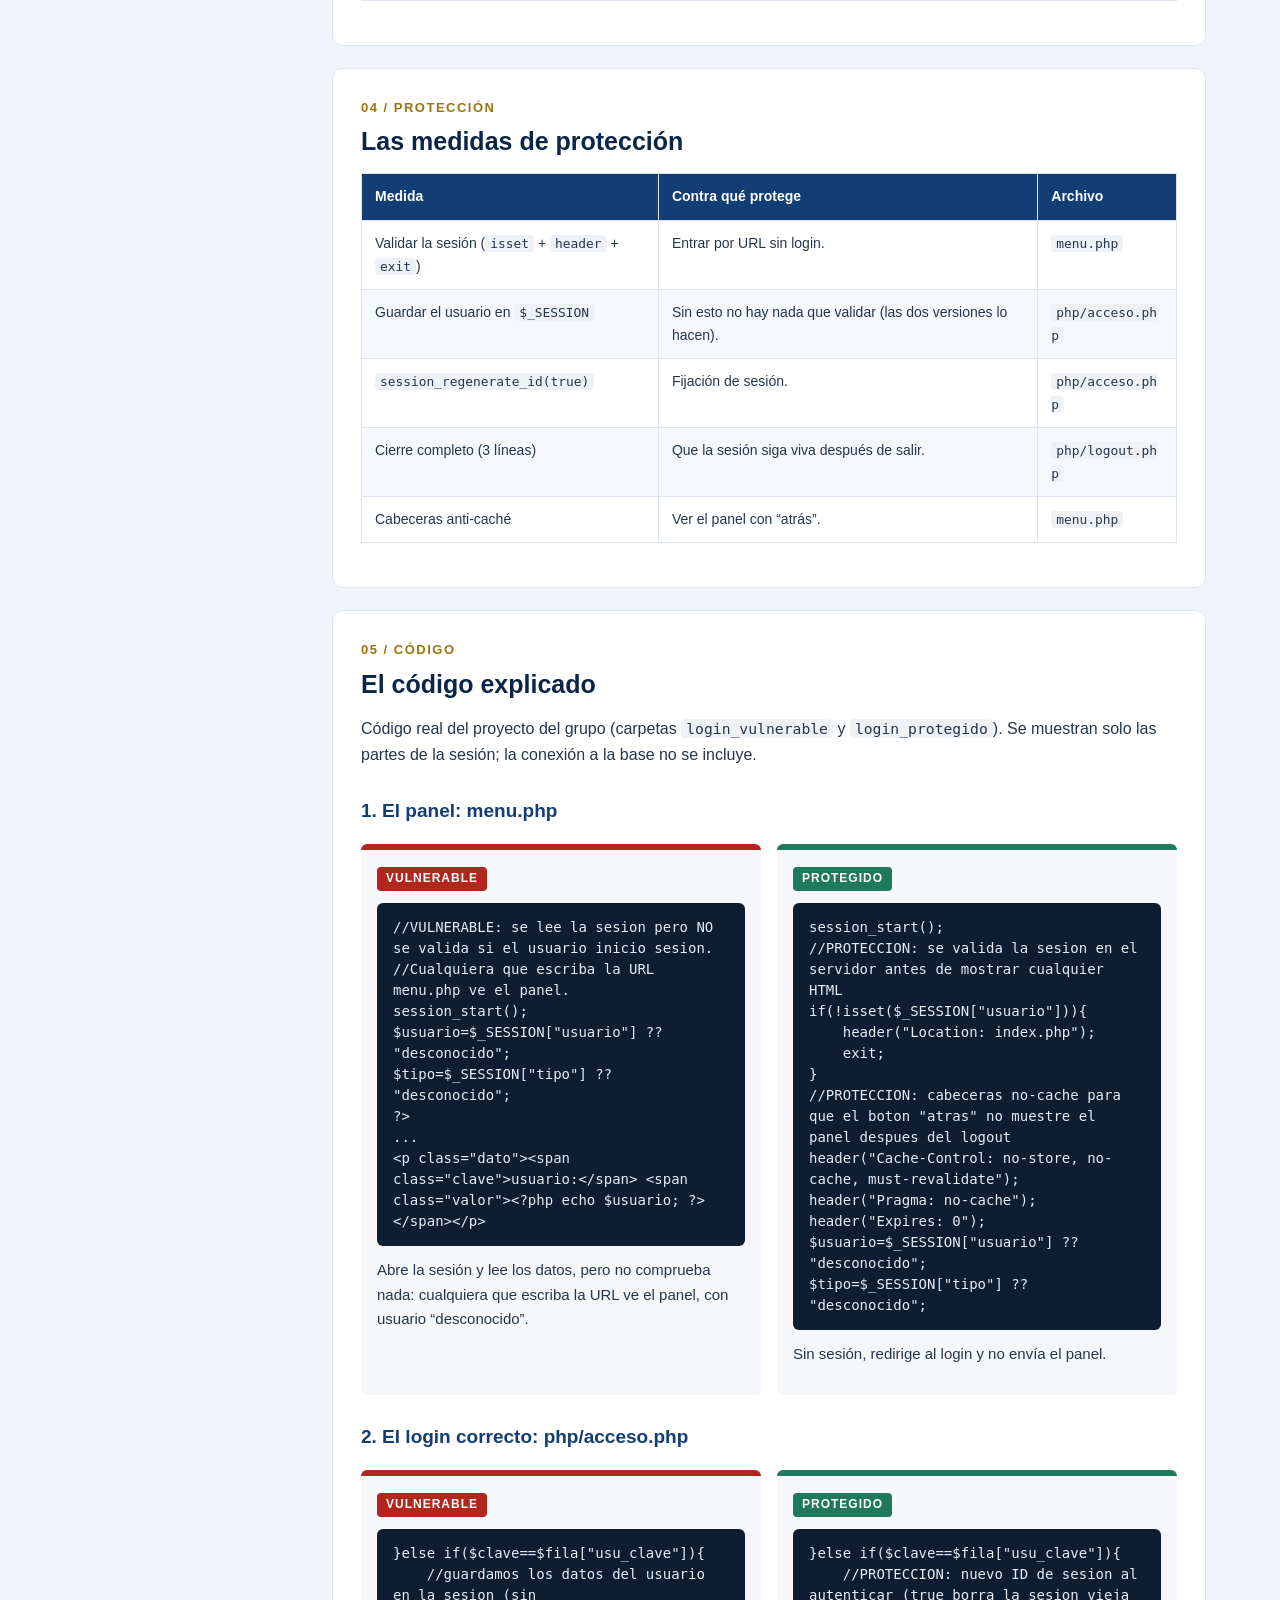
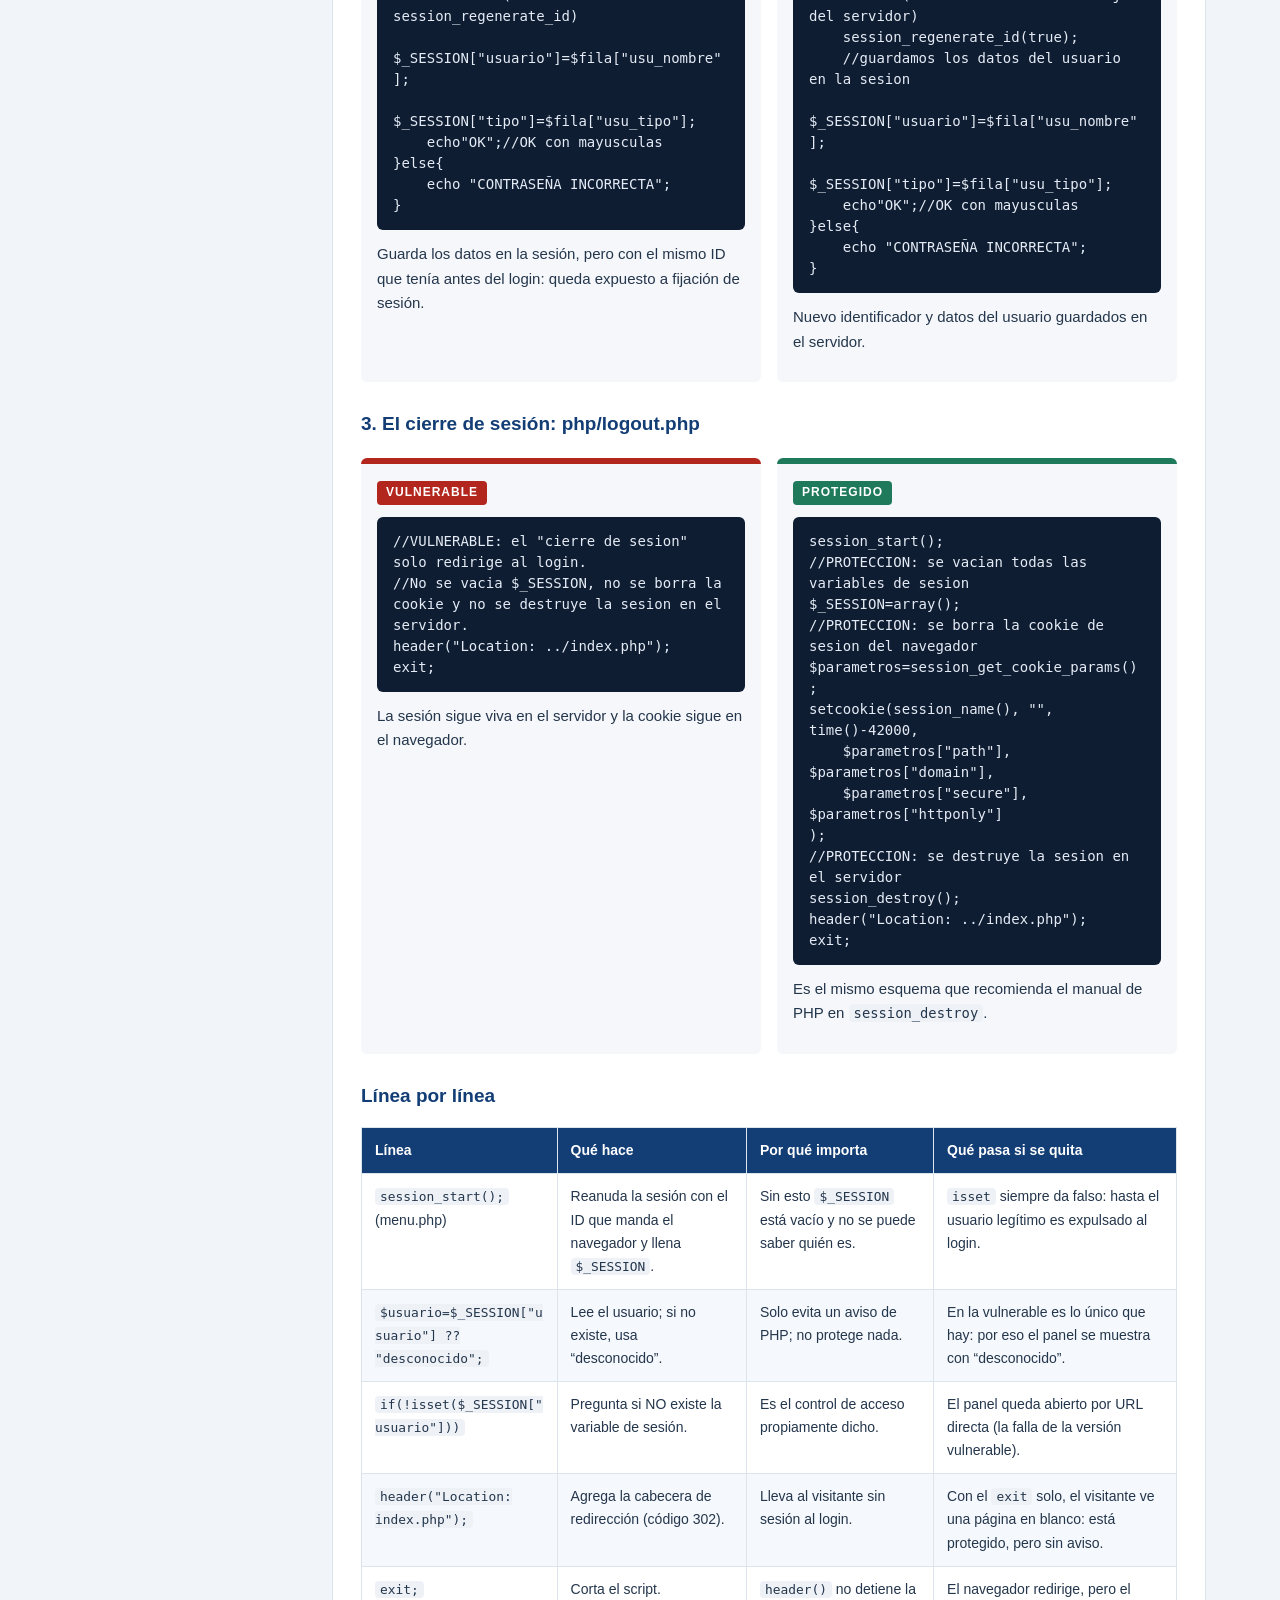
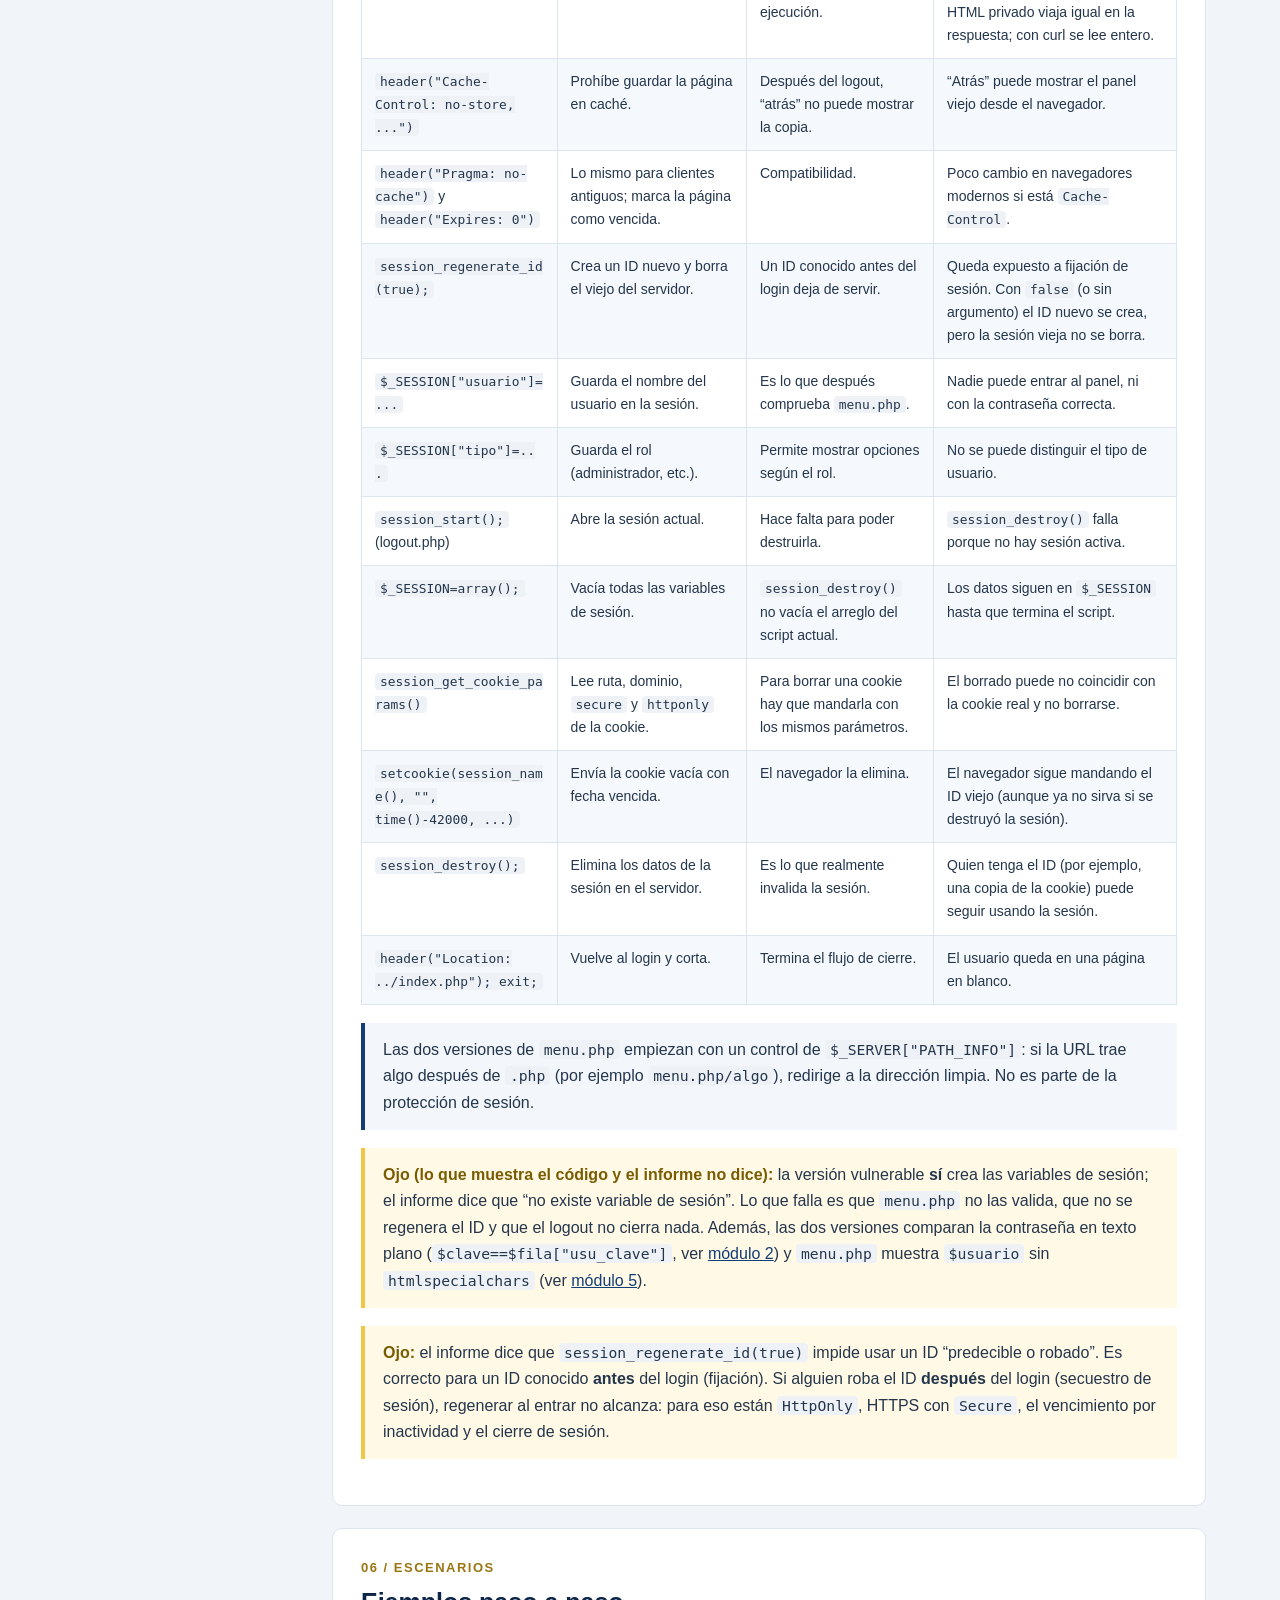
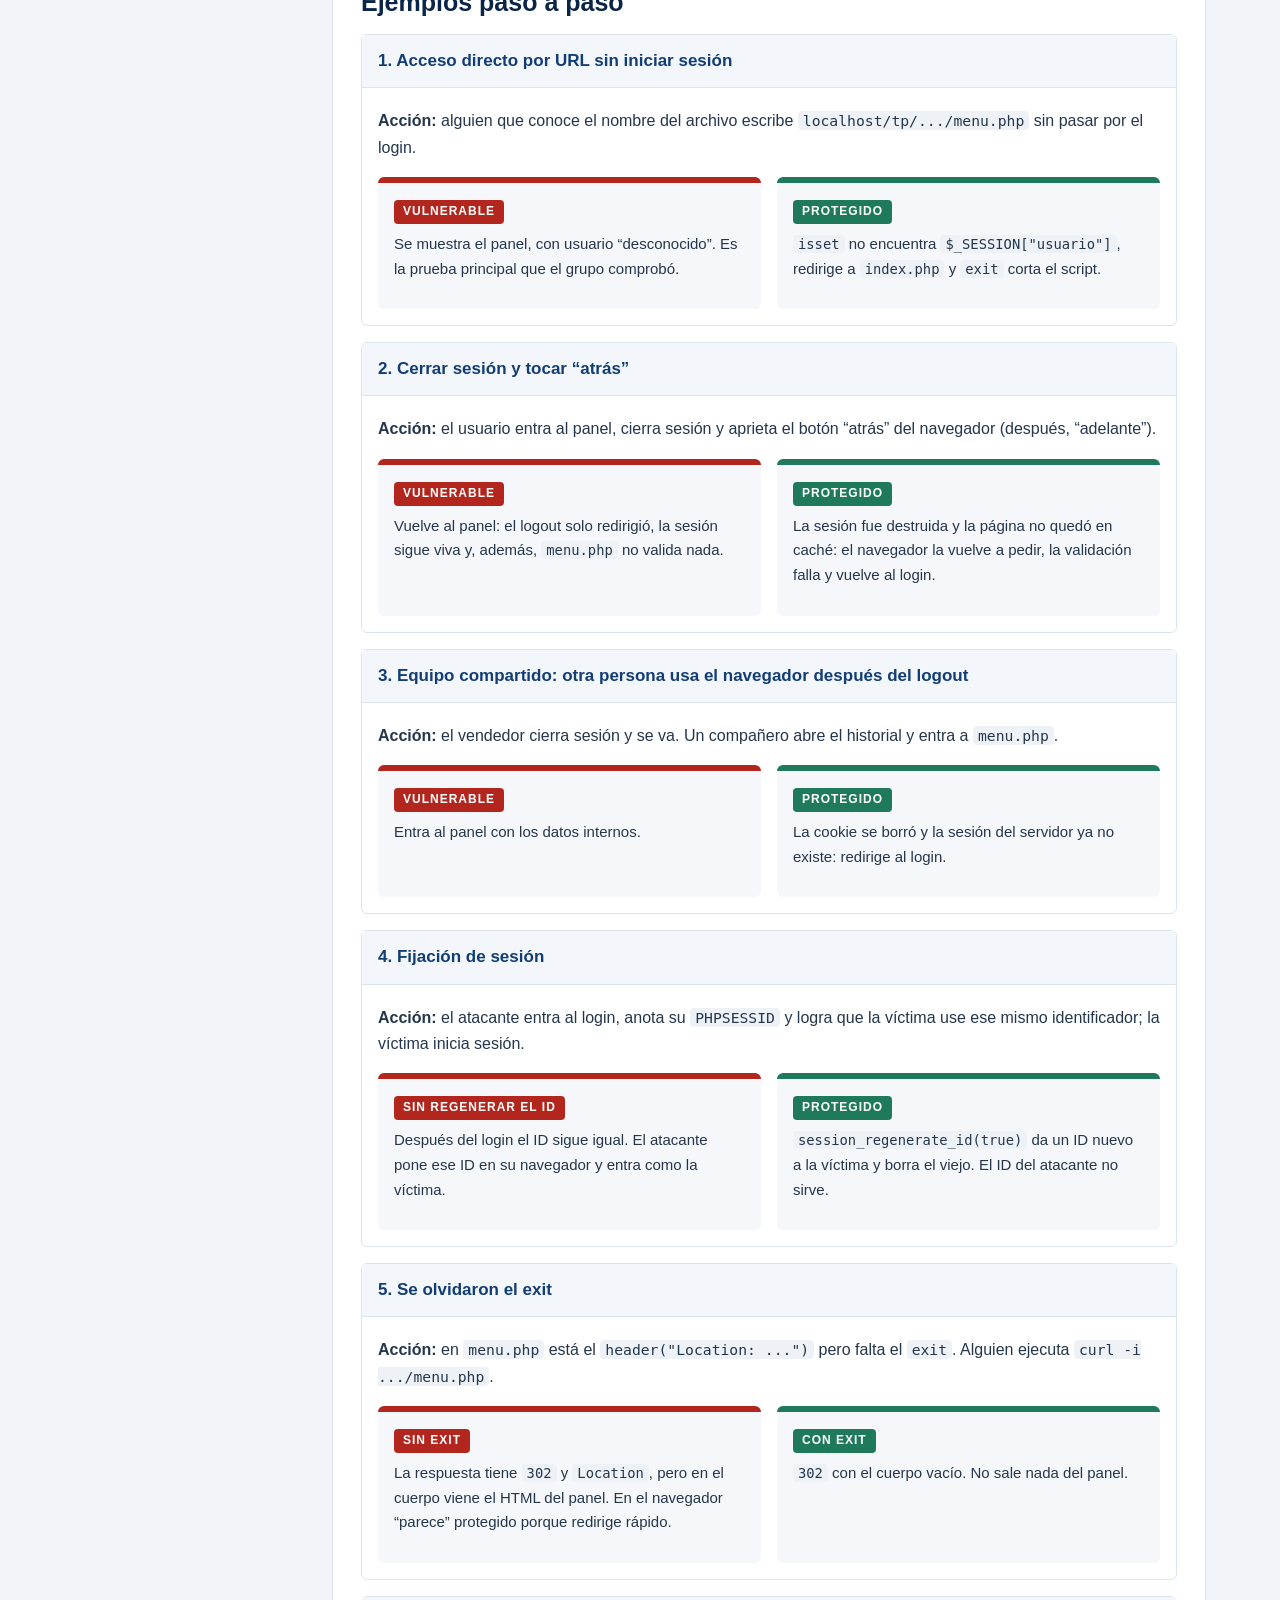
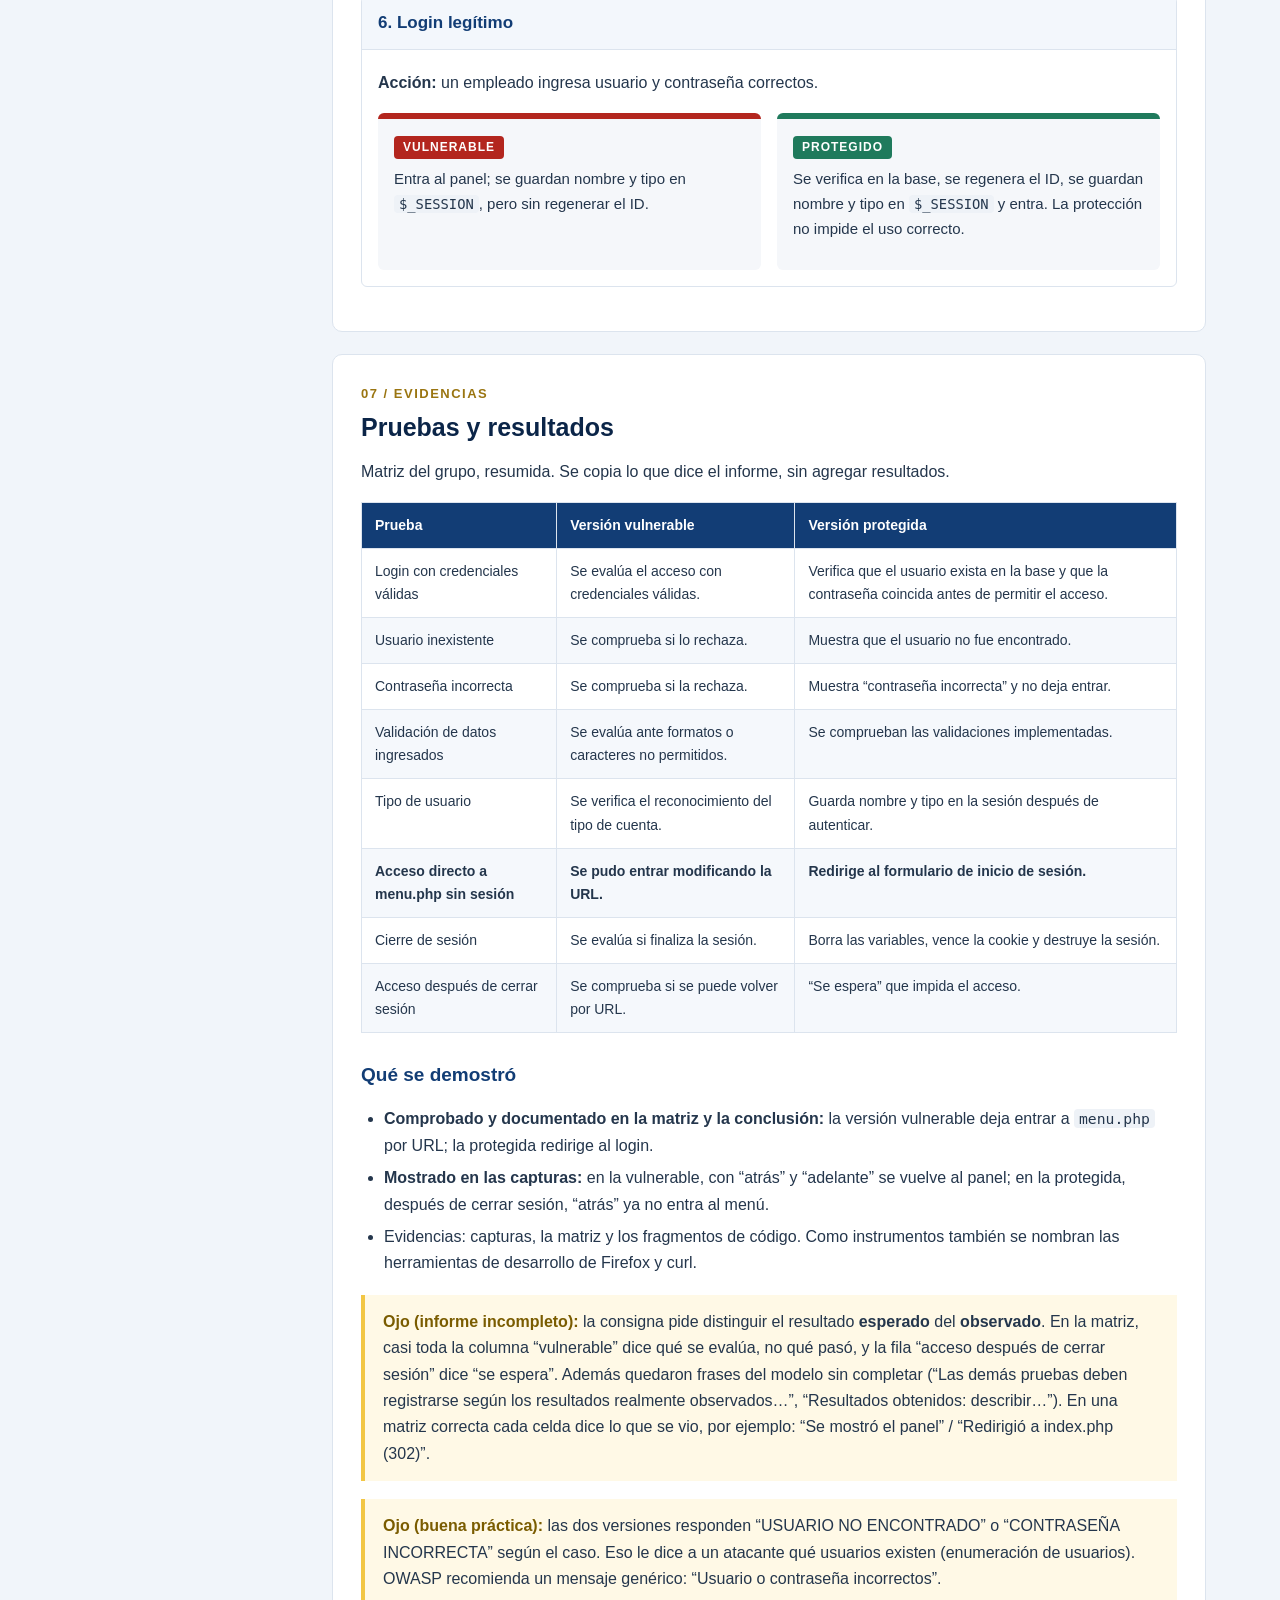
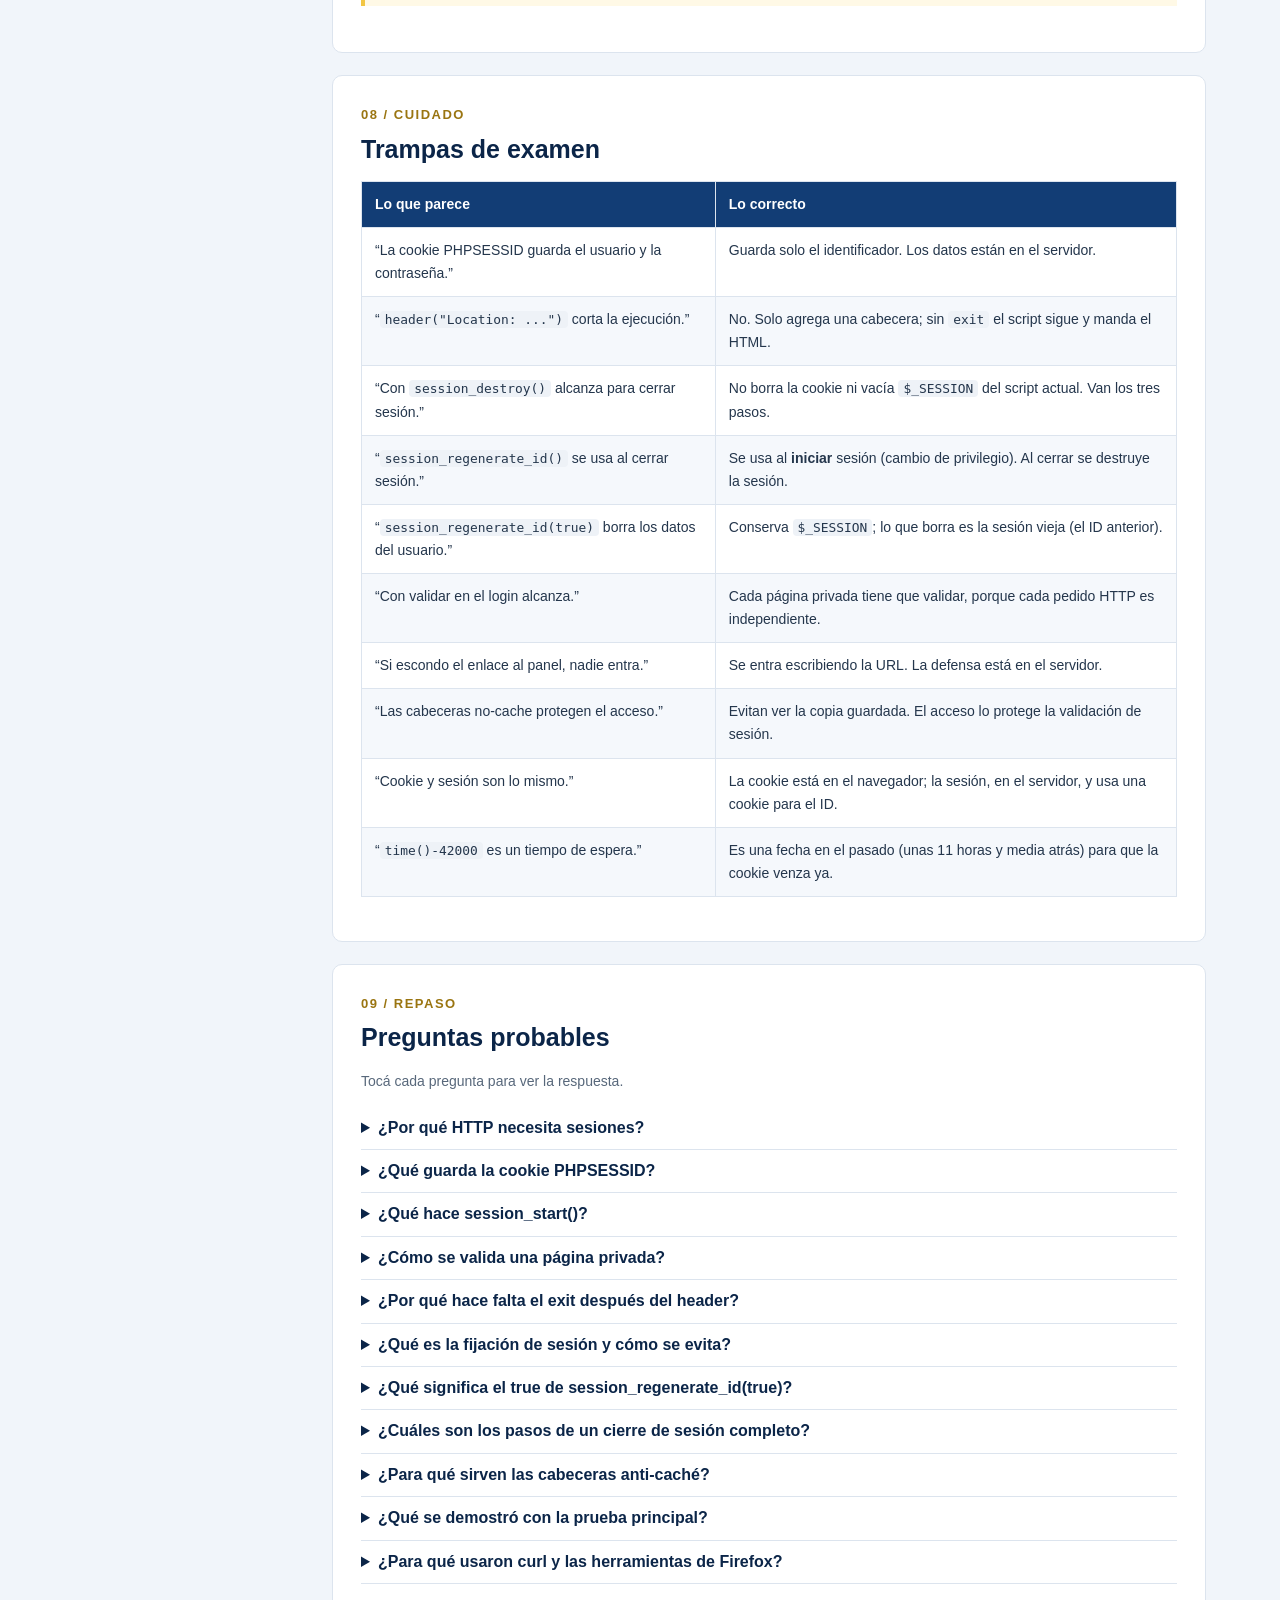
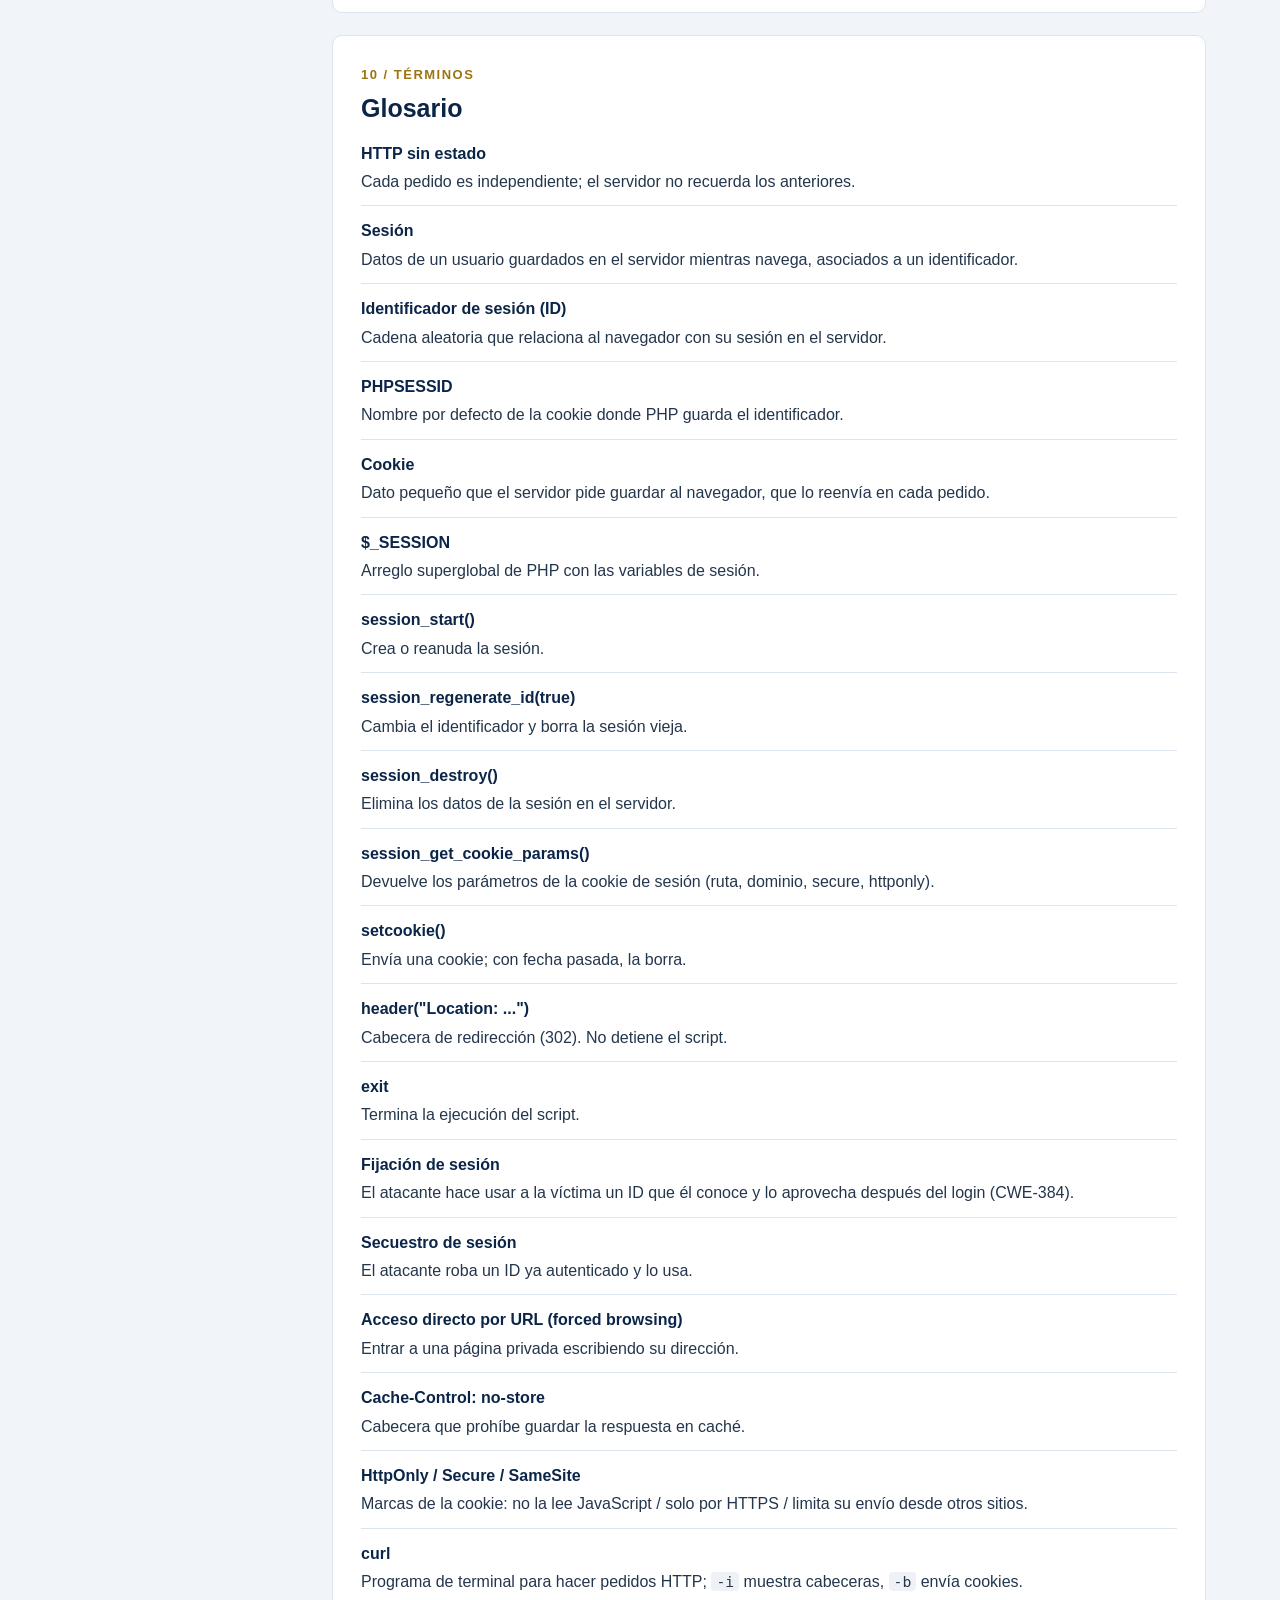
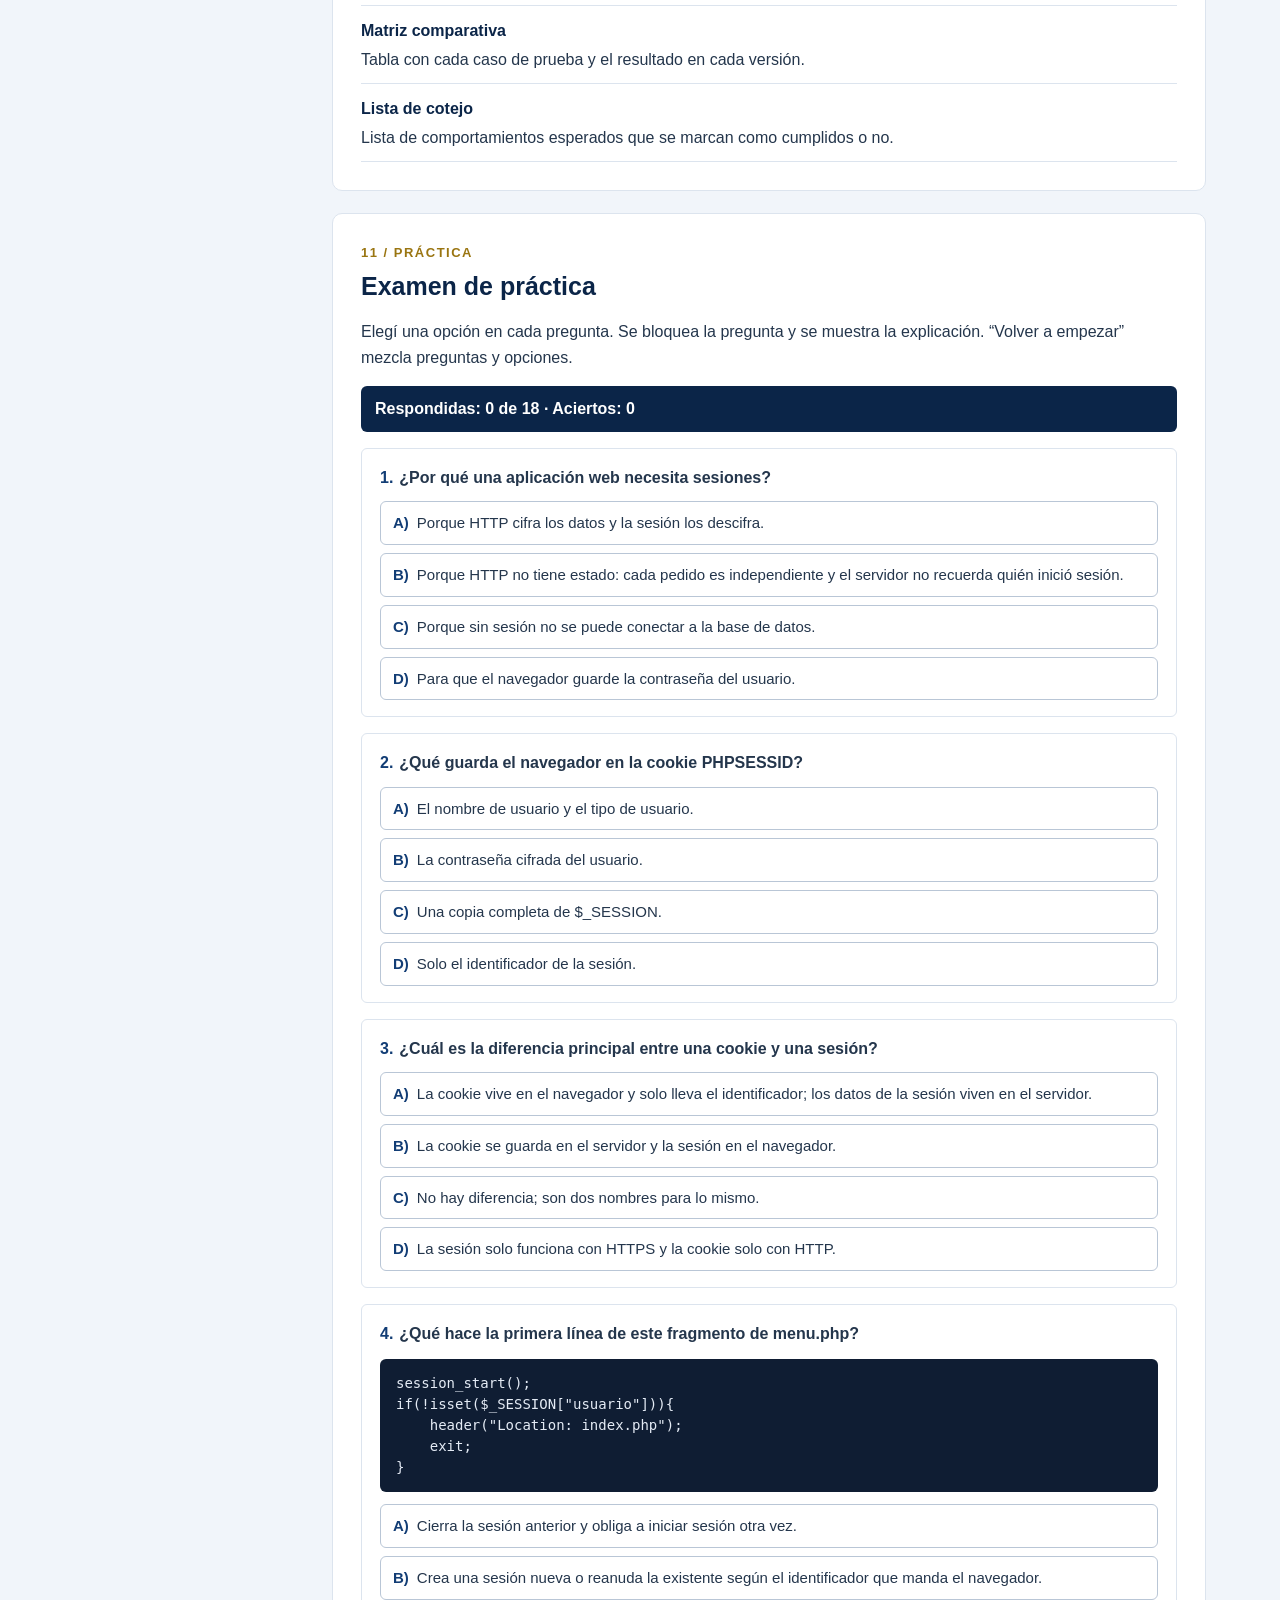
<file: modulo1_sesiones.html>
<!doctype html>
<html lang="es">
<head>
<meta charset="utf-8">
<meta name="viewport" content="width=device-width,initial-scale=1">
<title>Módulo 1 · Variables de sesión</title>
<link rel="stylesheet" href="css/style.css">
</head>
<body>
<header>
  <div class="etiqueta">Programación · Seguridad informática · Módulo 1</div>
  <h1>Variables de sesión</h1>
  <p>Cómo PHP recuerda quién inició sesión, por qué cada página privada tiene que comprobarlo en el servidor y cómo se cierra una sesión de verdad.</p>
  <div class="chips">
    <span class="chip">Informe 1 de 6</span>
    <span class="chip">Materiales de Construcción (empresa ficticia)</span>
    <span class="chip">PHP · sesiones</span>
    <span class="chip">Examen: 18 preguntas</span>
  </div>
</header>

<div class="disposicion">
  <nav class="indice" aria-label="Contenido">
    <strong>CONTENIDO</strong>
    <a href="#esencial">01 · Lo esencial</a>
    <a href="#conceptos">02 · Conceptos</a>
    <a href="#caso">03 · El caso del grupo</a>
    <a href="#medidas">04 · Medidas de protección</a>
    <a href="#codigo">05 · El código explicado</a>
    <a href="#ejemplos">06 · Ejemplos paso a paso</a>
    <a href="#pruebas">07 · Pruebas y resultados</a>
    <a href="#trampas">08 · Trampas de examen</a>
    <a href="#preguntas">09 · Preguntas probables</a>
    <a href="#glosario">10 · Glosario</a>
    <a href="#practica">11 · Examen de práctica</a>
    <button type="button" class="boton-imprimir">Imprimir o guardar PDF</button>
    <a class="volver" href="index.html">Volver al inicio</a>
  </nav>

  <main>
    <!-- 01 Lo esencial -->
    <section id="esencial">
      <span class="numero">01 / EN 1 MINUTO</span>
      <h2>Lo esencial</h2>
      <ol class="esencial">
        <li>HTTP no tiene estado: cada pedido llega solo. La <strong>sesión</strong> hace que el servidor reconozca al mismo usuario entre una página y otra.</li>
        <li>Los datos de la sesión (<code>$_SESSION</code>) se guardan <strong>en el servidor</strong>. El navegador solo guarda el <strong>identificador</strong>, en la cookie <code>PHPSESSID</code>.</li>
        <li>Cada página privada empieza con <code>session_start()</code> y comprueba <code>isset($_SESSION["usuario"])</code>. Si no existe, <code>header("Location: index.php")</code> y <strong><code>exit</code></strong>.</li>
        <li>El <code>exit</code> es obligatorio: <code>header()</code> solo manda una cabecera y el script sigue. Sin <code>exit</code>, el HTML privado igual viaja en la respuesta.</li>
        <li>Después de un login correcto, <code>session_regenerate_id(true)</code> cambia el identificador y borra el viejo. Protege contra la <strong>fijación de sesión</strong>.</li>
        <li>Un cierre de sesión completo tiene tres pasos: <code>$_SESSION = array()</code>, borrar la cookie con <code>setcookie</code> y una fecha pasada, y <code>session_destroy()</code>.</li>
        <li>Las cabeceras anti-caché (<code>Cache-Control: no-store</code>…) evitan que el botón “atrás” muestre el panel guardado después de cerrar sesión.</li>
      </ol>
    </section>

    <!-- 02 Conceptos -->
    <section id="conceptos">
      <span class="numero">02 / TEORÍA</span>
      <h2>Conceptos</h2>

      <h3>1. Qué es una sesión</h3>
      <p>HTTP no recuerda nada: cada página que pedís llega sola al servidor. La sesión sirve para que el servidor sepa que sos el mismo usuario que inició sesión.</p>
      <div class="ejemplo"><b class="titulo">Comparación</b>Es como la pulsera de un evento. En la entrada te piden el documento (el login) y te ponen una pulsera con un número. Adentro solo miran la pulsera.</div>

      <h3>2. $_SESSION y la cookie PHPSESSID</h3>
      <p><code>$_SESSION</code> es donde PHP guarda los datos del usuario. Esos datos quedan en el servidor. El navegador solo guarda el número de la sesión en una cookie (un dato chico que guarda el navegador) llamada <code>PHPSESSID</code>. La diferencia: la cookie vive en el navegador y solo lleva el identificador; los datos de la sesión viven en el servidor.</p>
<pre><code>// en el servidor:   $_SESSION["usuario"] = "vendedor1";
// en el navegador:  PHPSESSID = 8f3k2a...  (solo el número)</code></pre>

      <h3>3. Validar la sesión en cada página privada</h3>
      <p>Cada página privada tiene que preguntar si hay sesión. Si no hay, manda al login. El <code>exit</code> es obligatorio: <code>header()</code> no frena el programa, y sin <code>exit</code> el panel se envía igual.</p>
<pre><code>session_start();
if (!isset($_SESSION["usuario"])) {
    header("Location: index.php");
    exit;
}</code></pre>

      <h3>4. session_regenerate_id(true) y la fijación de sesión</h3>
      <p>En la fijación de sesión, el atacante hace que la víctima use un número de sesión que él ya conoce. Cuando la víctima inicia sesión, el atacante entra con ese número. <code>session_regenerate_id(true)</code> cambia el número al iniciar sesión y borra el viejo.</p>
      <div class="ejemplo"><b class="titulo">Situación</b>Es como cambiarte la pulsera al pasar al sector VIP y romper la vieja. Si alguien copió el número viejo, ya no le sirve.</div>

      <h3>5. Cerrar sesión bien</h3>
      <p>Un cierre de sesión completo tiene tres líneas. <code>session_destroy()</code> sola no alcanza: no borra la cookie.</p>
<pre><code>$_SESSION = array();                          // vacía los datos
setcookie(session_name(), "", time() - 42000); // borra la cookie (fecha pasada)
session_destroy();                             // borra la sesión del servidor</code></pre>

      <h3>6. Cabeceras anti-caché y el botón “atrás”</h3>
      <p>El navegador guarda copias de las páginas. Después de cerrar sesión, “atrás” puede mostrar la copia del panel. Estas cabeceras (instrucciones que el servidor manda con la página) le dicen que no guarde copias.</p>
<pre><code>header("Cache-Control: no-store, no-cache, must-revalidate");
header("Pragma: no-cache");
header("Expires: 0");</code></pre>

      <div class="nota"><strong>Herramientas del TP.</strong> En Firefox, F12 → Almacenamiento → Cookies muestra la cookie <code>PHPSESSID</code>: cambia al iniciar sesión y desaparece al cerrarla. En la terminal, <code>curl -i http://localhost/tp/login_protegido/menu.php</code> pide el panel sin sesión: la vulnerable responde <code>200</code> con el panel, y la protegida, <code>302</code> (redirección) al login. <code>-i</code> muestra las cabeceras de la respuesta (por ejemplo el <code>302</code> y el <code>Location</code>) y curl no sigue la redirección salvo que se use <code>-L</code>.</div>
    </section>

    <!-- 03 El caso -->
    <section id="caso">
      <span class="numero">03 / EL INFORME</span>
      <h2>El caso del grupo</h2>
      <div class="tabla-contenedor">
        <table>
          <tbody>
            <tr><td><strong>Empresa</strong></td><td>Materiales de Construcción (empresa ficticia). Vende materiales de construcción.</td></tr>
            <tr><td><strong>Usuarios</strong></td><td>Administración y ventas/depósito, que entran a un panel privado.</td></tr>
            <tr><td><strong>Sistema</strong></td><td>PHP: <code>index.php</code> (login), <code>php/acceso.php</code>, <code>menu.php</code> (panel), <code>php/logout.php</code>. Dos carpetas: <code>login_vulnerable</code> y <code>login_protegido</code>. El login envía los datos con <code>fetch</code>; <code>acceso.php</code> responde <code>OK</code> y el JavaScript abre <code>menu.php</code>.</td></tr>
            <tr><td><strong>Qué fallaba</strong></td><td><code>menu.php</code> no comprobaba la sesión, el login no regeneraba el ID y el cierre de sesión solo redirigía. Se entraba escribiendo la URL y se volvía al panel con “atrás”.</td></tr>
            <tr><td><strong>Riesgo</strong></td><td>Otra persona puede ver el panel privado, sobre todo en una computadora compartida.</td></tr>
          </tbody>
        </table>
      </div>
    </section>

    <!-- 04 Medidas -->
    <section id="medidas">
      <span class="numero">04 / PROTECCIÓN</span>
      <h2>Las medidas de protección</h2>
      <div class="tabla-contenedor">
        <table>
          <thead><tr><th>Medida</th><th>Contra qué protege</th><th>Archivo</th></tr></thead>
          <tbody>
            <tr><td>Validar la sesión (<code>isset</code> + <code>header</code> + <code>exit</code>)</td><td>Entrar por URL sin login.</td><td><code>menu.php</code></td></tr>
            <tr><td>Guardar el usuario en <code>$_SESSION</code></td><td>Sin esto no hay nada que validar (las dos versiones lo hacen).</td><td><code>php/acceso.php</code></td></tr>
            <tr><td><code>session_regenerate_id(true)</code></td><td>Fijación de sesión.</td><td><code>php/acceso.php</code></td></tr>
            <tr><td>Cierre completo (3 líneas)</td><td>Que la sesión siga viva después de salir.</td><td><code>php/logout.php</code></td></tr>
            <tr><td>Cabeceras anti-caché</td><td>Ver el panel con “atrás”.</td><td><code>menu.php</code></td></tr>
          </tbody>
        </table>
      </div>
    </section>

    <!-- 05 Código -->
    <section id="codigo">
      <span class="numero">05 / CÓDIGO</span>
      <h2>El código explicado</h2>
      <p>Código real del proyecto del grupo (carpetas <code>login_vulnerable</code> y <code>login_protegido</code>). Se muestran solo las partes de la sesión; la conexión a la base no se incluye.</p>

      <h3>1. El panel: menu.php</h3>
      <div class="comparacion">
        <div class="version"><span class="franja">Vulnerable</span>
<pre><code>//VULNERABLE: se lee la sesion pero NO se valida si el usuario inicio sesion.
//Cualquiera que escriba la URL menu.php ve el panel.
session_start();
$usuario=$_SESSION["usuario"] ?? "desconocido";
$tipo=$_SESSION["tipo"] ?? "desconocido";
?&gt;
...
&lt;p class="dato"&gt;&lt;span class="clave"&gt;usuario:&lt;/span&gt; &lt;span class="valor"&gt;&lt;?php echo $usuario; ?&gt;&lt;/span&gt;&lt;/p&gt;</code></pre>
          <p>Abre la sesión y lee los datos, pero no comprueba nada: cualquiera que escriba la URL ve el panel, con usuario “desconocido”.</p>
        </div>
        <div class="version protegido"><span class="franja">Protegido</span>
<pre><code>session_start();
//PROTECCION: se valida la sesion en el servidor antes de mostrar cualquier HTML
if(!isset($_SESSION["usuario"])){
    header("Location: index.php");
    exit;
}
//PROTECCION: cabeceras no-cache para que el boton "atras" no muestre el panel despues del logout
header("Cache-Control: no-store, no-cache, must-revalidate");
header("Pragma: no-cache");
header("Expires: 0");
$usuario=$_SESSION["usuario"] ?? "desconocido";
$tipo=$_SESSION["tipo"] ?? "desconocido";</code></pre>
          <p>Sin sesión, redirige al login y no envía el panel.</p>
        </div>
      </div>

      <h3>2. El login correcto: php/acceso.php</h3>
      <div class="comparacion">
        <div class="version"><span class="franja">Vulnerable</span>
<pre><code>}else if($clave==$fila["usu_clave"]){
    //guardamos los datos del usuario en la sesion (sin session_regenerate_id)
    $_SESSION["usuario"]=$fila["usu_nombre"];
    $_SESSION["tipo"]=$fila["usu_tipo"];
    echo"OK";//OK con mayusculas
}else{
    echo "CONTRASEÑA INCORRECTA";
}</code></pre>
          <p>Guarda los datos en la sesión, pero con el mismo ID que tenía antes del login: queda expuesto a fijación de sesión.</p>
        </div>
        <div class="version protegido"><span class="franja">Protegido</span>
<pre><code>}else if($clave==$fila["usu_clave"]){
    //PROTECCION: nuevo ID de sesion al autenticar (true borra la sesion vieja del servidor)
    session_regenerate_id(true);
    //guardamos los datos del usuario en la sesion
    $_SESSION["usuario"]=$fila["usu_nombre"];
    $_SESSION["tipo"]=$fila["usu_tipo"];
    echo"OK";//OK con mayusculas
}else{
    echo "CONTRASEÑA INCORRECTA";
}</code></pre>
          <p>Nuevo identificador y datos del usuario guardados en el servidor.</p>
        </div>
      </div>

      <h3>3. El cierre de sesión: php/logout.php</h3>
      <div class="comparacion">
        <div class="version"><span class="franja">Vulnerable</span>
<pre><code>//VULNERABLE: el "cierre de sesion" solo redirige al login.
//No se vacia $_SESSION, no se borra la cookie y no se destruye la sesion en el servidor.
header("Location: ../index.php");
exit;</code></pre>
          <p>La sesión sigue viva en el servidor y la cookie sigue en el navegador.</p>
        </div>
        <div class="version protegido"><span class="franja">Protegido</span>
<pre><code>session_start();
//PROTECCION: se vacian todas las variables de sesion
$_SESSION=array();
//PROTECCION: se borra la cookie de sesion del navegador
$parametros=session_get_cookie_params();
setcookie(session_name(), "", time()-42000,
    $parametros["path"], $parametros["domain"],
    $parametros["secure"], $parametros["httponly"]
);
//PROTECCION: se destruye la sesion en el servidor
session_destroy();
header("Location: ../index.php");
exit;</code></pre>
          <p>Es el mismo esquema que recomienda el manual de PHP en <code>session_destroy</code>.</p>
        </div>
      </div>

      <h3>Línea por línea</h3>
      <div class="tabla-contenedor">
        <table class="tabla-lineas">
          <thead><tr><th>Línea</th><th>Qué hace</th><th>Por qué importa</th><th>Qué pasa si se quita</th></tr></thead>
          <tbody>
            <tr><td><code>session_start();</code> (menu.php)</td><td>Reanuda la sesión con el ID que manda el navegador y llena <code>$_SESSION</code>.</td><td>Sin esto <code>$_SESSION</code> está vacío y no se puede saber quién es.</td><td><code>isset</code> siempre da falso: hasta el usuario legítimo es expulsado al login.</td></tr>
            <tr><td><code>$usuario=$_SESSION["usuario"] ?? "desconocido";</code></td><td>Lee el usuario; si no existe, usa “desconocido”.</td><td>Solo evita un aviso de PHP; no protege nada.</td><td>En la vulnerable es lo único que hay: por eso el panel se muestra con “desconocido”.</td></tr>
            <tr><td><code>if(!isset($_SESSION["usuario"]))</code></td><td>Pregunta si NO existe la variable de sesión.</td><td>Es el control de acceso propiamente dicho.</td><td>El panel queda abierto por URL directa (la falla de la versión vulnerable).</td></tr>
            <tr><td><code>header("Location: index.php");</code></td><td>Agrega la cabecera de redirección (código 302).</td><td>Lleva al visitante sin sesión al login.</td><td>Con el <code>exit</code> solo, el visitante ve una página en blanco: está protegido, pero sin aviso.</td></tr>
            <tr><td><code>exit;</code></td><td>Corta el script.</td><td><code>header()</code> no detiene la ejecución.</td><td>El navegador redirige, pero el HTML privado viaja igual en la respuesta; con curl se lee entero.</td></tr>
            <tr><td><code>header("Cache-Control: no-store, ...")</code></td><td>Prohíbe guardar la página en caché.</td><td>Después del logout, “atrás” no puede mostrar la copia.</td><td>“Atrás” puede mostrar el panel viejo desde el navegador.</td></tr>
            <tr><td><code>header("Pragma: no-cache")</code> y <code>header("Expires: 0")</code></td><td>Lo mismo para clientes antiguos; marca la página como vencida.</td><td>Compatibilidad.</td><td>Poco cambio en navegadores modernos si está <code>Cache-Control</code>.</td></tr>
            <tr><td><code>session_regenerate_id(true);</code></td><td>Crea un ID nuevo y borra el viejo del servidor.</td><td>Un ID conocido antes del login deja de servir.</td><td>Queda expuesto a fijación de sesión. Con <code>false</code> (o sin argumento) el ID nuevo se crea, pero la sesión vieja no se borra.</td></tr>
            <tr><td><code>$_SESSION["usuario"]=...</code></td><td>Guarda el nombre del usuario en la sesión.</td><td>Es lo que después comprueba <code>menu.php</code>.</td><td>Nadie puede entrar al panel, ni con la contraseña correcta.</td></tr>
            <tr><td><code>$_SESSION["tipo"]=...</code></td><td>Guarda el rol (administrador, etc.).</td><td>Permite mostrar opciones según el rol.</td><td>No se puede distinguir el tipo de usuario.</td></tr>
            <tr><td><code>session_start();</code> (logout.php)</td><td>Abre la sesión actual.</td><td>Hace falta para poder destruirla.</td><td><code>session_destroy()</code> falla porque no hay sesión activa.</td></tr>
            <tr><td><code>$_SESSION=array();</code></td><td>Vacía todas las variables de sesión.</td><td><code>session_destroy()</code> no vacía el arreglo del script actual.</td><td>Los datos siguen en <code>$_SESSION</code> hasta que termina el script.</td></tr>
            <tr><td><code>session_get_cookie_params()</code></td><td>Lee ruta, dominio, <code>secure</code> y <code>httponly</code> de la cookie.</td><td>Para borrar una cookie hay que mandarla con los mismos parámetros.</td><td>El borrado puede no coincidir con la cookie real y no borrarse.</td></tr>
            <tr><td><code>setcookie(session_name(), "", time()-42000, ...)</code></td><td>Envía la cookie vacía con fecha vencida.</td><td>El navegador la elimina.</td><td>El navegador sigue mandando el ID viejo (aunque ya no sirva si se destruyó la sesión).</td></tr>
            <tr><td><code>session_destroy();</code></td><td>Elimina los datos de la sesión en el servidor.</td><td>Es lo que realmente invalida la sesión.</td><td>Quien tenga el ID (por ejemplo, una copia de la cookie) puede seguir usando la sesión.</td></tr>
            <tr><td><code>header("Location: ../index.php"); exit;</code></td><td>Vuelve al login y corta.</td><td>Termina el flujo de cierre.</td><td>El usuario queda en una página en blanco.</td></tr>
          </tbody>
        </table>
      </div>
      <div class="nota">Las dos versiones de <code>menu.php</code> empiezan con un control de <code>$_SERVER["PATH_INFO"]</code>: si la URL trae algo después de <code>.php</code> (por ejemplo <code>menu.php/algo</code>), redirige a la dirección limpia. No es parte de la protección de sesión.</div>
      <div class="ojo"><strong>Ojo (lo que muestra el código y el informe no dice):</strong> la versión vulnerable <strong>sí</strong> crea las variables de sesión; el informe dice que “no existe variable de sesión”. Lo que falla es que <code>menu.php</code> no las valida, que no se regenera el ID y que el logout no cierra nada. Además, las dos versiones comparan la contraseña en texto plano (<code>$clave==$fila["usu_clave"]</code>, ver <a href="modulo2_contrasenas.html">módulo 2</a>) y <code>menu.php</code> muestra <code>$usuario</code> sin <code>htmlspecialchars</code> (ver <a href="modulo5_xss.html">módulo 5</a>).</div>
      <div class="ojo"><strong>Ojo:</strong> el informe dice que <code>session_regenerate_id(true)</code> impide usar un ID “predecible o robado”. Es correcto para un ID conocido <strong>antes</strong> del login (fijación). Si alguien roba el ID <strong>después</strong> del login (secuestro de sesión), regenerar al entrar no alcanza: para eso están <code>HttpOnly</code>, HTTPS con <code>Secure</code>, el vencimiento por inactividad y el cierre de sesión.</div>
    </section>

    <!-- 06 Ejemplos -->
    <section id="ejemplos">
      <span class="numero">06 / ESCENARIOS</span>
      <h2>Ejemplos paso a paso</h2>

      <div class="escenario">
        <h3>1. Acceso directo por URL sin iniciar sesión</h3>
        <p class="accion"><strong>Acción:</strong> alguien que conoce el nombre del archivo escribe <code>localhost/tp/.../menu.php</code> sin pasar por el login.</p>
        <div class="comparacion">
          <div class="version"><span class="franja">Vulnerable</span><p>Se muestra el panel, con usuario “desconocido”. Es la prueba principal que el grupo comprobó.</p></div>
          <div class="version protegido"><span class="franja">Protegido</span><p><code>isset</code> no encuentra <code>$_SESSION["usuario"]</code>, redirige a <code>index.php</code> y <code>exit</code> corta el script.</p></div>
        </div>
      </div>

      <div class="escenario">
        <h3>2. Cerrar sesión y tocar “atrás”</h3>
        <p class="accion"><strong>Acción:</strong> el usuario entra al panel, cierra sesión y aprieta el botón “atrás” del navegador (después, “adelante”).</p>
        <div class="comparacion">
          <div class="version"><span class="franja">Vulnerable</span><p>Vuelve al panel: el logout solo redirigió, la sesión sigue viva y, además, <code>menu.php</code> no valida nada.</p></div>
          <div class="version protegido"><span class="franja">Protegido</span><p>La sesión fue destruida y la página no quedó en caché: el navegador la vuelve a pedir, la validación falla y vuelve al login.</p></div>
        </div>
      </div>

      <div class="escenario">
        <h3>3. Equipo compartido: otra persona usa el navegador después del logout</h3>
        <p class="accion"><strong>Acción:</strong> el vendedor cierra sesión y se va. Un compañero abre el historial y entra a <code>menu.php</code>.</p>
        <div class="comparacion">
          <div class="version"><span class="franja">Vulnerable</span><p>Entra al panel con los datos internos.</p></div>
          <div class="version protegido"><span class="franja">Protegido</span><p>La cookie se borró y la sesión del servidor ya no existe: redirige al login.</p></div>
        </div>
      </div>

      <div class="escenario">
        <h3>4. Fijación de sesión</h3>
        <p class="accion"><strong>Acción:</strong> el atacante entra al login, anota su <code>PHPSESSID</code> y logra que la víctima use ese mismo identificador; la víctima inicia sesión.</p>
        <div class="comparacion">
          <div class="version"><span class="franja">Sin regenerar el ID</span><p>Después del login el ID sigue igual. El atacante pone ese ID en su navegador y entra como la víctima.</p></div>
          <div class="version protegido"><span class="franja">Protegido</span><p><code>session_regenerate_id(true)</code> da un ID nuevo a la víctima y borra el viejo. El ID del atacante no sirve.</p></div>
        </div>
      </div>

      <div class="escenario">
        <h3>5. Se olvidaron el exit</h3>
        <p class="accion"><strong>Acción:</strong> en <code>menu.php</code> está el <code>header("Location: ...")</code> pero falta el <code>exit</code>. Alguien ejecuta <code>curl -i .../menu.php</code>.</p>
        <div class="comparacion">
          <div class="version"><span class="franja">Sin exit</span><p>La respuesta tiene <code>302</code> y <code>Location</code>, pero en el cuerpo viene el HTML del panel. En el navegador “parece” protegido porque redirige rápido.</p></div>
          <div class="version protegido"><span class="franja">Con exit</span><p><code>302</code> con el cuerpo vacío. No sale nada del panel.</p></div>
        </div>
      </div>

      <div class="escenario">
        <h3>6. Login legítimo</h3>
        <p class="accion"><strong>Acción:</strong> un empleado ingresa usuario y contraseña correctos.</p>
        <div class="comparacion">
          <div class="version"><span class="franja">Vulnerable</span><p>Entra al panel; se guardan nombre y tipo en <code>$_SESSION</code>, pero sin regenerar el ID.</p></div>
          <div class="version protegido"><span class="franja">Protegido</span><p>Se verifica en la base, se regenera el ID, se guardan nombre y tipo en <code>$_SESSION</code> y entra. La protección no impide el uso correcto.</p></div>
        </div>
      </div>
    </section>

    <!-- 07 Pruebas -->
    <section id="pruebas">
      <span class="numero">07 / EVIDENCIAS</span>
      <h2>Pruebas y resultados</h2>
      <p>Matriz del grupo, resumida. Se copia lo que dice el informe, sin agregar resultados.</p>
      <div class="tabla-contenedor">
        <table>
          <thead><tr><th>Prueba</th><th>Versión vulnerable</th><th>Versión protegida</th></tr></thead>
          <tbody>
            <tr><td>Login con credenciales válidas</td><td>Se evalúa el acceso con credenciales válidas.</td><td>Verifica que el usuario exista en la base y que la contraseña coincida antes de permitir el acceso.</td></tr>
            <tr><td>Usuario inexistente</td><td>Se comprueba si lo rechaza.</td><td>Muestra que el usuario no fue encontrado.</td></tr>
            <tr><td>Contraseña incorrecta</td><td>Se comprueba si la rechaza.</td><td>Muestra “contraseña incorrecta” y no deja entrar.</td></tr>
            <tr><td>Validación de datos ingresados</td><td>Se evalúa ante formatos o caracteres no permitidos.</td><td>Se comprueban las validaciones implementadas.</td></tr>
            <tr><td>Tipo de usuario</td><td>Se verifica el reconocimiento del tipo de cuenta.</td><td>Guarda nombre y tipo en la sesión después de autenticar.</td></tr>
            <tr><td><strong>Acceso directo a menu.php sin sesión</strong></td><td><strong>Se pudo entrar modificando la URL.</strong></td><td><strong>Redirige al formulario de inicio de sesión.</strong></td></tr>
            <tr><td>Cierre de sesión</td><td>Se evalúa si finaliza la sesión.</td><td>Borra las variables, vence la cookie y destruye la sesión.</td></tr>
            <tr><td>Acceso después de cerrar sesión</td><td>Se comprueba si se puede volver por URL.</td><td>“Se espera” que impida el acceso.</td></tr>
          </tbody>
        </table>
      </div>
      <h3>Qué se demostró</h3>
      <ul>
        <li><strong>Comprobado y documentado en la matriz y la conclusión:</strong> la versión vulnerable deja entrar a <code>menu.php</code> por URL; la protegida redirige al login.</li>
        <li><strong>Mostrado en las capturas:</strong> en la vulnerable, con “atrás” y “adelante” se vuelve al panel; en la protegida, después de cerrar sesión, “atrás” ya no entra al menú.</li>
        <li>Evidencias: capturas, la matriz y los fragmentos de código. Como instrumentos también se nombran las herramientas de desarrollo de Firefox y curl.</li>
      </ul>
      <div class="ojo"><strong>Ojo (informe incompleto):</strong> la consigna pide distinguir el resultado <strong>esperado</strong> del <strong>observado</strong>. En la matriz, casi toda la columna “vulnerable” dice qué se evalúa, no qué pasó, y la fila “acceso después de cerrar sesión” dice “se espera”. Además quedaron frases del modelo sin completar (“Las demás pruebas deben registrarse según los resultados realmente observados…”, “Resultados obtenidos: describir…”). En una matriz correcta cada celda dice lo que se vio, por ejemplo: “Se mostró el panel” / “Redirigió a index.php (302)”.</div>
      <div class="ojo"><strong>Ojo (buena práctica):</strong> las dos versiones responden “USUARIO NO ENCONTRADO” o “CONTRASEÑA INCORRECTA” según el caso. Eso le dice a un atacante qué usuarios existen (enumeración de usuarios). OWASP recomienda un mensaje genérico: “Usuario o contraseña incorrectos”.</div>
    </section>

    <!-- 08 Trampas -->
    <section id="trampas">
      <span class="numero">08 / CUIDADO</span>
      <h2>Trampas de examen</h2>
      <div class="tabla-contenedor">
        <table>
          <thead><tr><th>Lo que parece</th><th>Lo correcto</th></tr></thead>
          <tbody>
            <tr><td>“La cookie PHPSESSID guarda el usuario y la contraseña.”</td><td>Guarda solo el identificador. Los datos están en el servidor.</td></tr>
            <tr><td>“<code>header("Location: ...")</code> corta la ejecución.”</td><td>No. Solo agrega una cabecera; sin <code>exit</code> el script sigue y manda el HTML.</td></tr>
            <tr><td>“Con <code>session_destroy()</code> alcanza para cerrar sesión.”</td><td>No borra la cookie ni vacía <code>$_SESSION</code> del script actual. Van los tres pasos.</td></tr>
            <tr><td>“<code>session_regenerate_id()</code> se usa al cerrar sesión.”</td><td>Se usa al <strong>iniciar</strong> sesión (cambio de privilegio). Al cerrar se destruye la sesión.</td></tr>
            <tr><td>“<code>session_regenerate_id(true)</code> borra los datos del usuario.”</td><td>Conserva <code>$_SESSION</code>; lo que borra es la sesión vieja (el ID anterior).</td></tr>
            <tr><td>“Con validar en el login alcanza.”</td><td>Cada página privada tiene que validar, porque cada pedido HTTP es independiente.</td></tr>
            <tr><td>“Si escondo el enlace al panel, nadie entra.”</td><td>Se entra escribiendo la URL. La defensa está en el servidor.</td></tr>
            <tr><td>“Las cabeceras no-cache protegen el acceso.”</td><td>Evitan ver la copia guardada. El acceso lo protege la validación de sesión.</td></tr>
            <tr><td>“Cookie y sesión son lo mismo.”</td><td>La cookie está en el navegador; la sesión, en el servidor, y usa una cookie para el ID.</td></tr>
            <tr><td>“<code>time()-42000</code> es un tiempo de espera.”</td><td>Es una fecha en el pasado (unas 11 horas y media atrás) para que la cookie venza ya.</td></tr>
          </tbody>
        </table>
      </div>
    </section>

    <!-- 09 Preguntas probables -->
    <section id="preguntas">
      <span class="numero">09 / REPASO</span>
      <h2>Preguntas probables</h2>
      <p class="chico">Tocá cada pregunta para ver la respuesta.</p>
      <details><summary>¿Por qué HTTP necesita sesiones?</summary><p>Porque no tiene estado: cada pedido es independiente y el servidor no recuerda quién inició sesión. La sesión guarda los datos en el servidor y le da al navegador un identificador.</p></details>
      <details><summary>¿Qué guarda la cookie PHPSESSID?</summary><p>Solo el identificador de la sesión. Los datos (<code>$_SESSION</code>) quedan en el servidor.</p></details>
      <details><summary>¿Qué hace session_start()?</summary><p>Crea una sesión nueva o reanuda la existente según el identificador que manda el navegador. Va antes de cualquier HTML.</p></details>
      <details><summary>¿Cómo se valida una página privada?</summary><p><code>session_start()</code>; si <code>!isset($_SESSION["usuario"])</code>, <code>header("Location: index.php")</code> y <code>exit</code>.</p></details>
      <details><summary>¿Por qué hace falta el exit después del header?</summary><p>Porque <code>header()</code> no detiene el script. Sin <code>exit</code>, el HTML privado se manda igual en la respuesta.</p></details>
      <details><summary>¿Qué es la fijación de sesión y cómo se evita?</summary><p>El atacante hace que la víctima inicie sesión con un ID que él conoce. Se evita con <code>session_regenerate_id(true)</code> después de autenticar.</p></details>
      <details><summary>¿Qué significa el true de session_regenerate_id(true)?</summary><p>Que además de crear el ID nuevo, borra la sesión vieja del servidor.</p></details>
      <details><summary>¿Cuáles son los pasos de un cierre de sesión completo?</summary><p><code>session_start()</code>, <code>$_SESSION = array()</code>, <code>setcookie</code> con fecha pasada y <code>session_destroy()</code>; después redirigir y <code>exit</code>.</p></details>
      <details><summary>¿Para qué sirven las cabeceras anti-caché?</summary><p>Para que el navegador no guarde el panel y “atrás” no lo muestre después del logout.</p></details>
      <details><summary>¿Qué se demostró con la prueba principal?</summary><p>Que en la vulnerable se entra a <code>menu.php</code> escribiendo la URL y en la protegida redirige al login.</p></details>
      <details><summary>¿Para qué usaron curl y las herramientas de Firefox?</summary><p>curl, para pedir páginas sin sesión y ver la respuesta real del servidor (200 o 302). Firefox, para ver la cookie PHPSESSID, si cambia al iniciar sesión y si se borra al cerrar.</p></details>
    </section>

    <!-- 10 Glosario -->
    <section id="glosario">
      <span class="numero">10 / TÉRMINOS</span>
      <h2>Glosario</h2>
      <dl class="glosario">
        <dt>HTTP sin estado</dt><dd>Cada pedido es independiente; el servidor no recuerda los anteriores.</dd>
        <dt>Sesión</dt><dd>Datos de un usuario guardados en el servidor mientras navega, asociados a un identificador.</dd>
        <dt>Identificador de sesión (ID)</dt><dd>Cadena aleatoria que relaciona al navegador con su sesión en el servidor.</dd>
        <dt>PHPSESSID</dt><dd>Nombre por defecto de la cookie donde PHP guarda el identificador.</dd>
        <dt>Cookie</dt><dd>Dato pequeño que el servidor pide guardar al navegador, que lo reenvía en cada pedido.</dd>
        <dt>$_SESSION</dt><dd>Arreglo superglobal de PHP con las variables de sesión.</dd>
        <dt>session_start()</dt><dd>Crea o reanuda la sesión.</dd>
        <dt>session_regenerate_id(true)</dt><dd>Cambia el identificador y borra la sesión vieja.</dd>
        <dt>session_destroy()</dt><dd>Elimina los datos de la sesión en el servidor.</dd>
        <dt>session_get_cookie_params()</dt><dd>Devuelve los parámetros de la cookie de sesión (ruta, dominio, secure, httponly).</dd>
        <dt>setcookie()</dt><dd>Envía una cookie; con fecha pasada, la borra.</dd>
        <dt>header("Location: ...")</dt><dd>Cabecera de redirección (302). No detiene el script.</dd>
        <dt>exit</dt><dd>Termina la ejecución del script.</dd>
        <dt>Fijación de sesión</dt><dd>El atacante hace usar a la víctima un ID que él conoce y lo aprovecha después del login (CWE-384).</dd>
        <dt>Secuestro de sesión</dt><dd>El atacante roba un ID ya autenticado y lo usa.</dd>
        <dt>Acceso directo por URL (forced browsing)</dt><dd>Entrar a una página privada escribiendo su dirección.</dd>
        <dt>Cache-Control: no-store</dt><dd>Cabecera que prohíbe guardar la respuesta en caché.</dd>
        <dt>HttpOnly / Secure / SameSite</dt><dd>Marcas de la cookie: no la lee JavaScript / solo por HTTPS / limita su envío desde otros sitios.</dd>
        <dt>curl</dt><dd>Programa de terminal para hacer pedidos HTTP; <code>-i</code> muestra cabeceras, <code>-b</code> envía cookies.</dd>
        <dt>Matriz comparativa</dt><dd>Tabla con cada caso de prueba y el resultado en cada versión.</dd>
        <dt>Lista de cotejo</dt><dd>Lista de comportamientos esperados que se marcan como cumplidos o no.</dd>
      </dl>
    </section>

    <!-- 11 Examen -->
    <section id="practica">
      <span class="numero">11 / PRÁCTICA</span>
      <h2>Examen de práctica</h2>
      <p>Elegí una opción en cada pregunta. Se bloquea la pregunta y se muestra la explicación. “Volver a empezar” mezcla preguntas y opciones.</p>
      <div id="examen" data-banco="preguntas1"><p class="chico">El examen necesita JavaScript activado.</p></div>
    </section>
  </main>
</div>

<footer>Programación IV · Módulo 1: variables de sesión · Fuentes: informe del grupo, consigna del TP, manual de PHP y OWASP</footer>
<script src="js/preguntas1.js"></script>
<script src="js/script.js"></script>
</body>
</html>
</file>
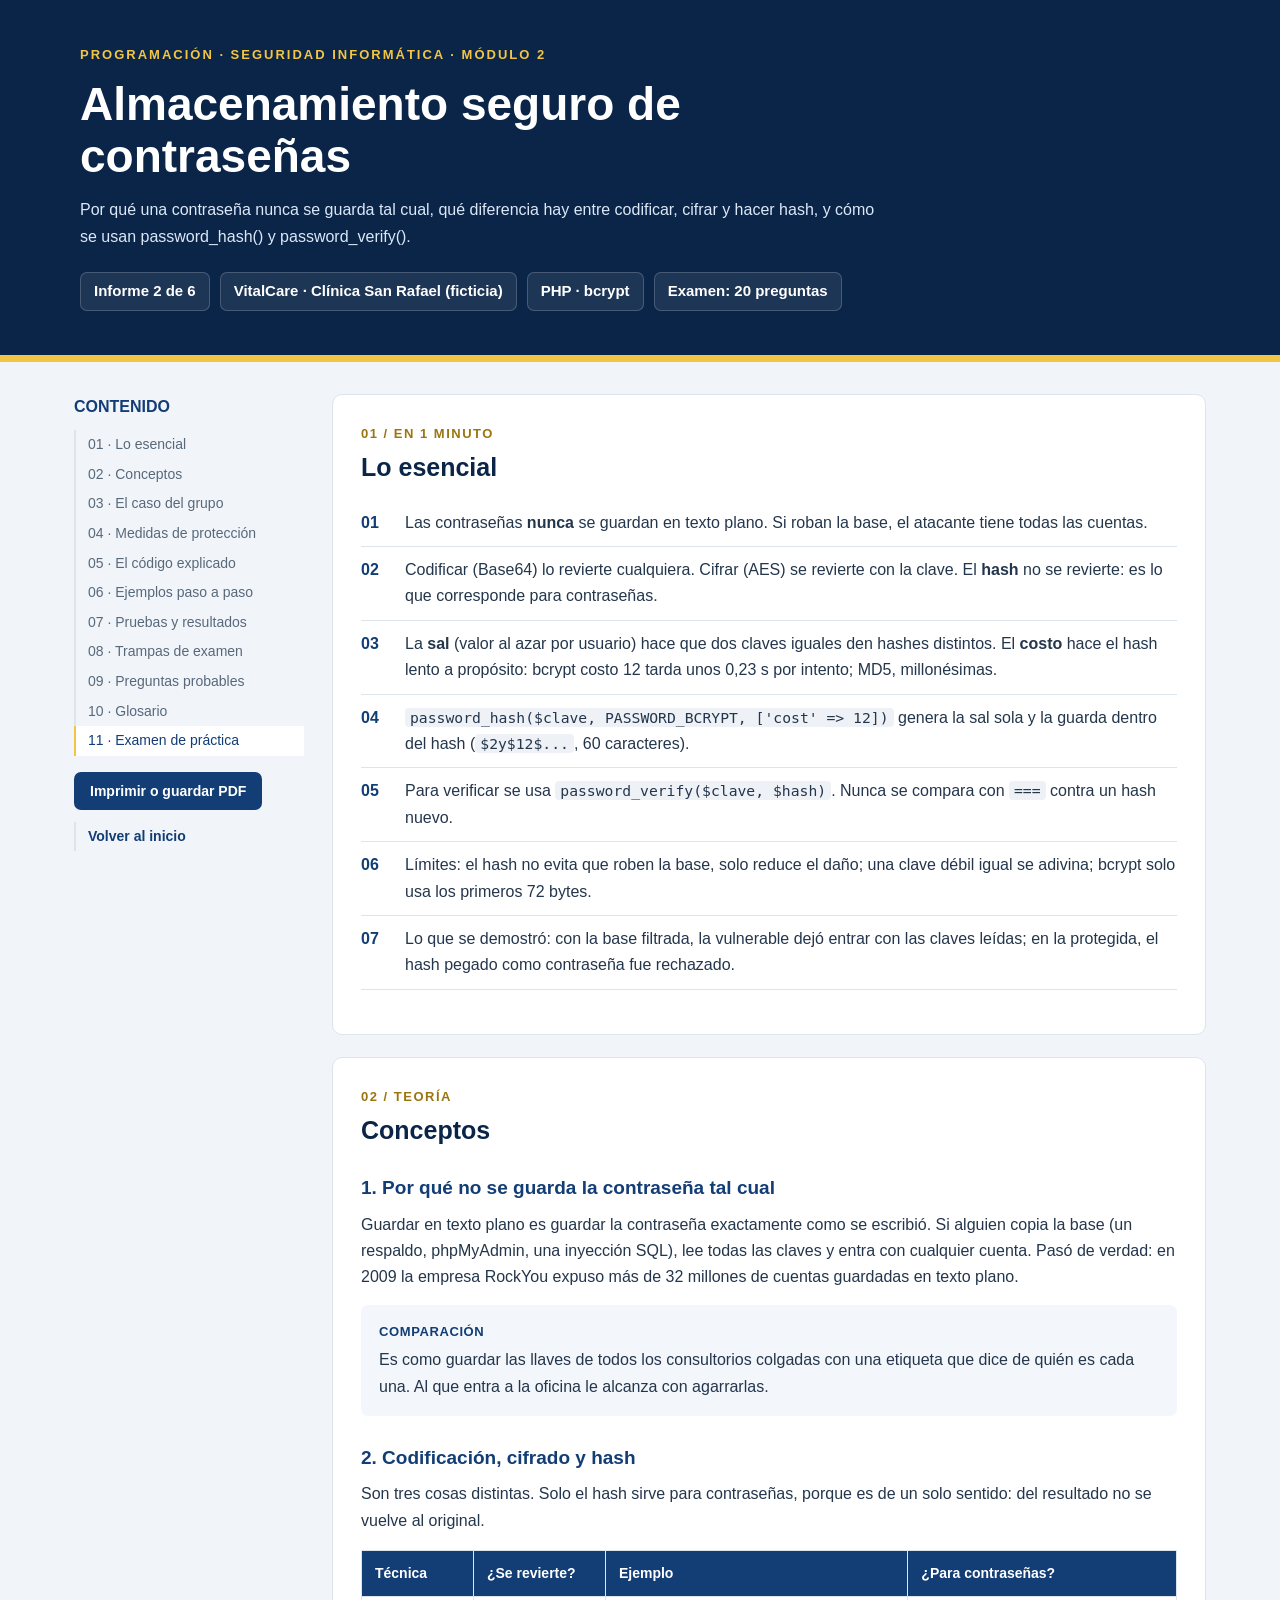
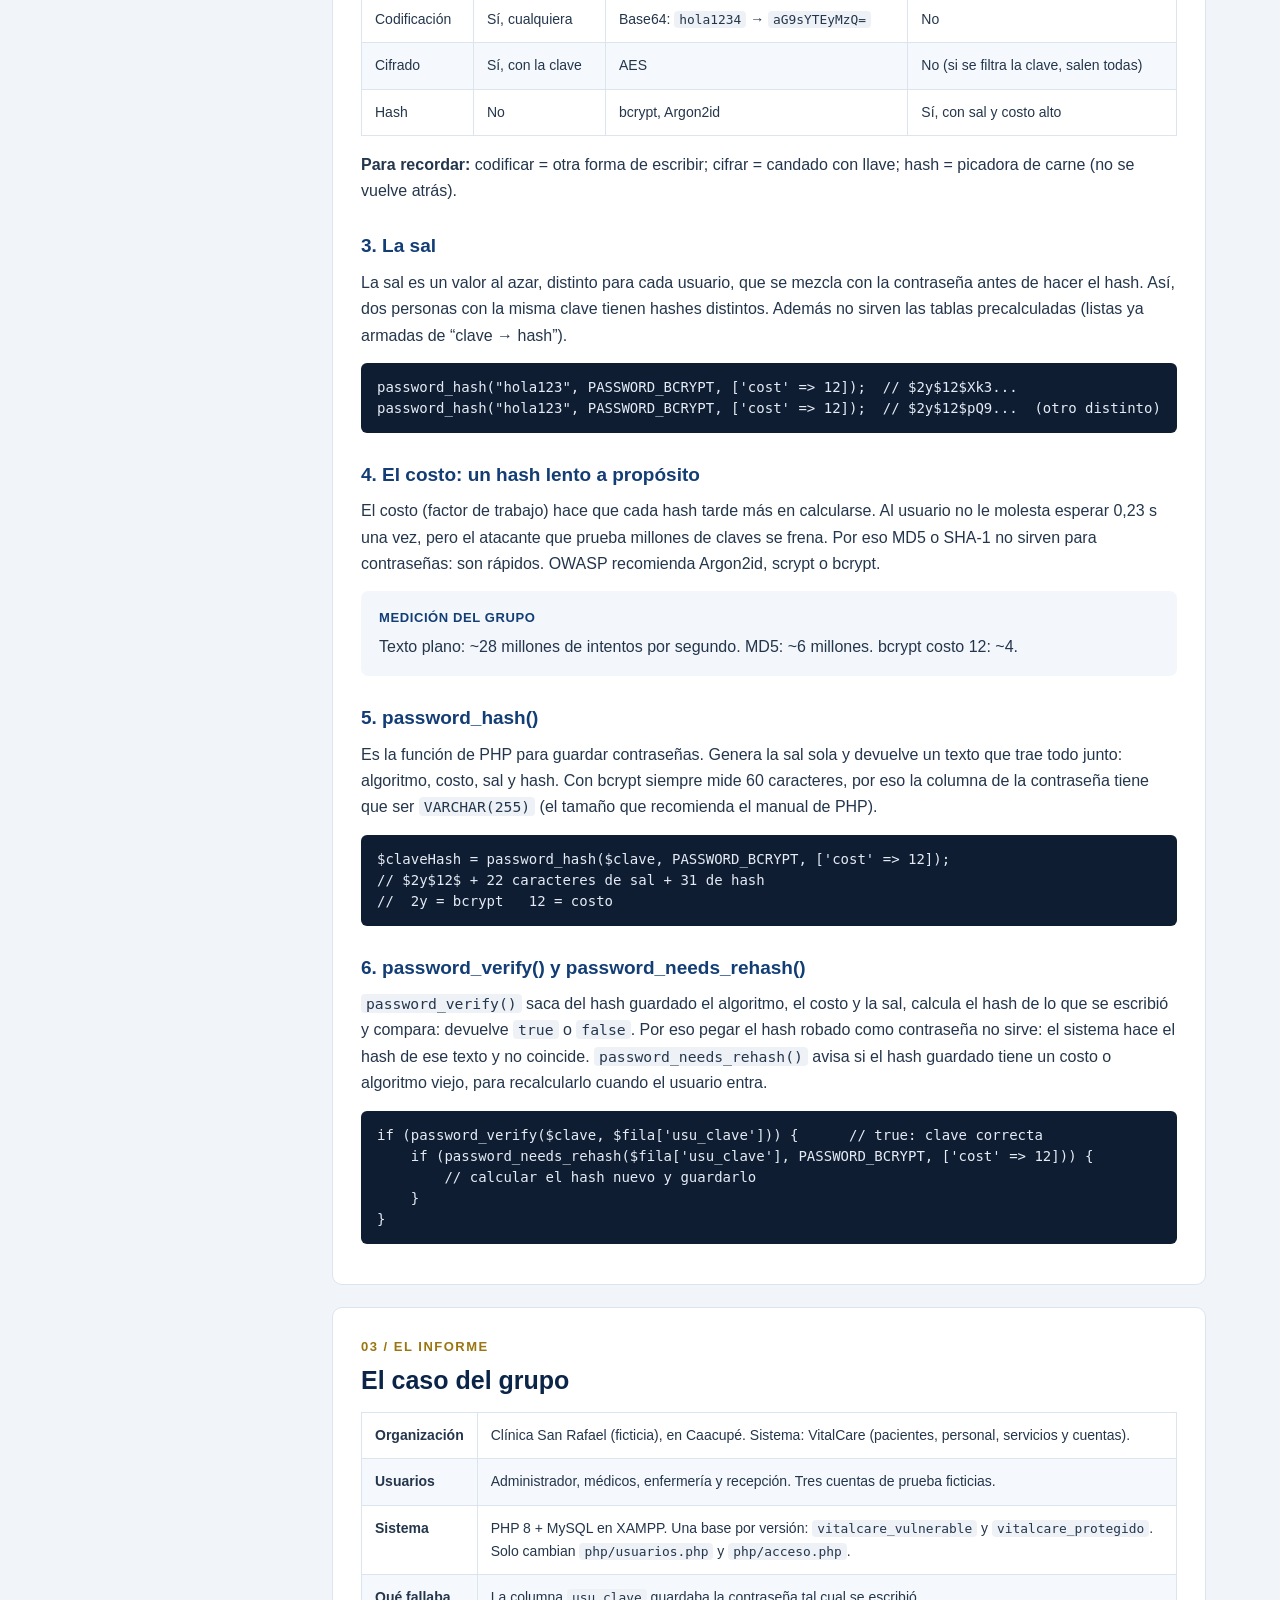
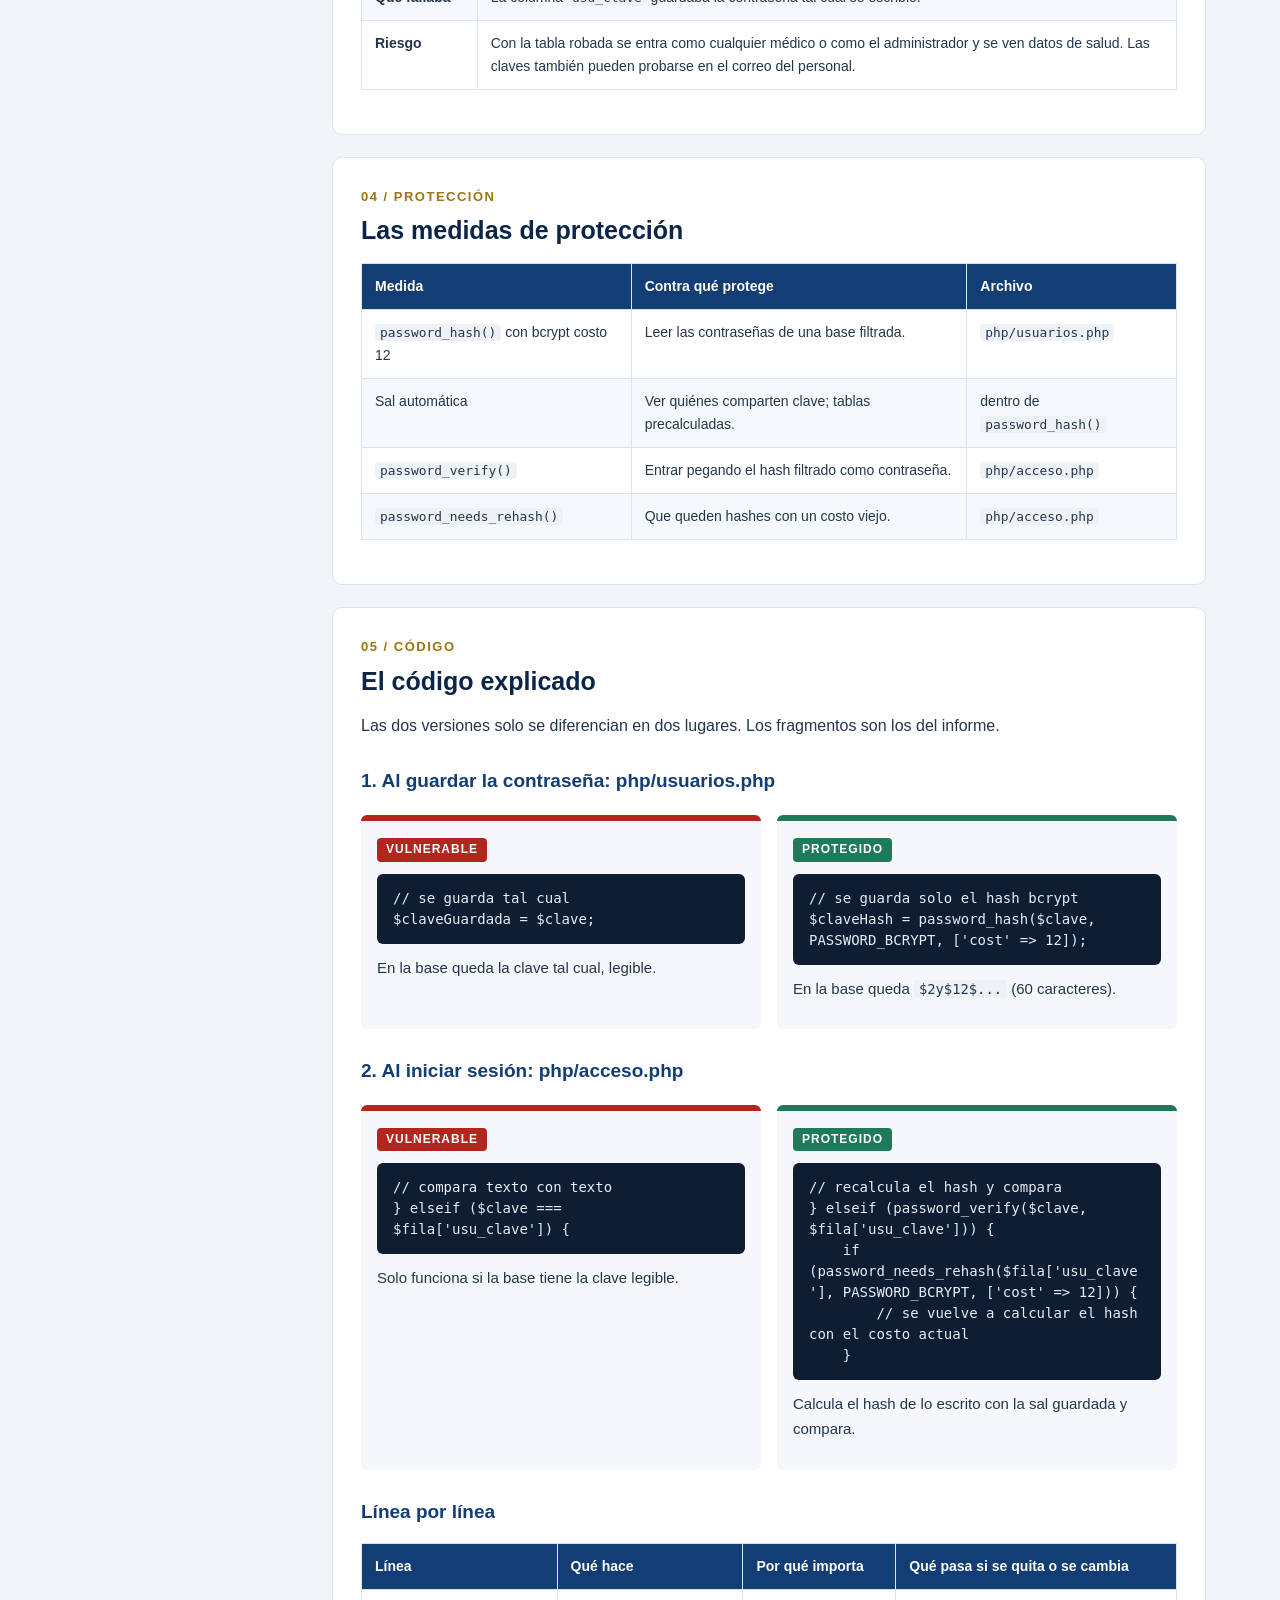
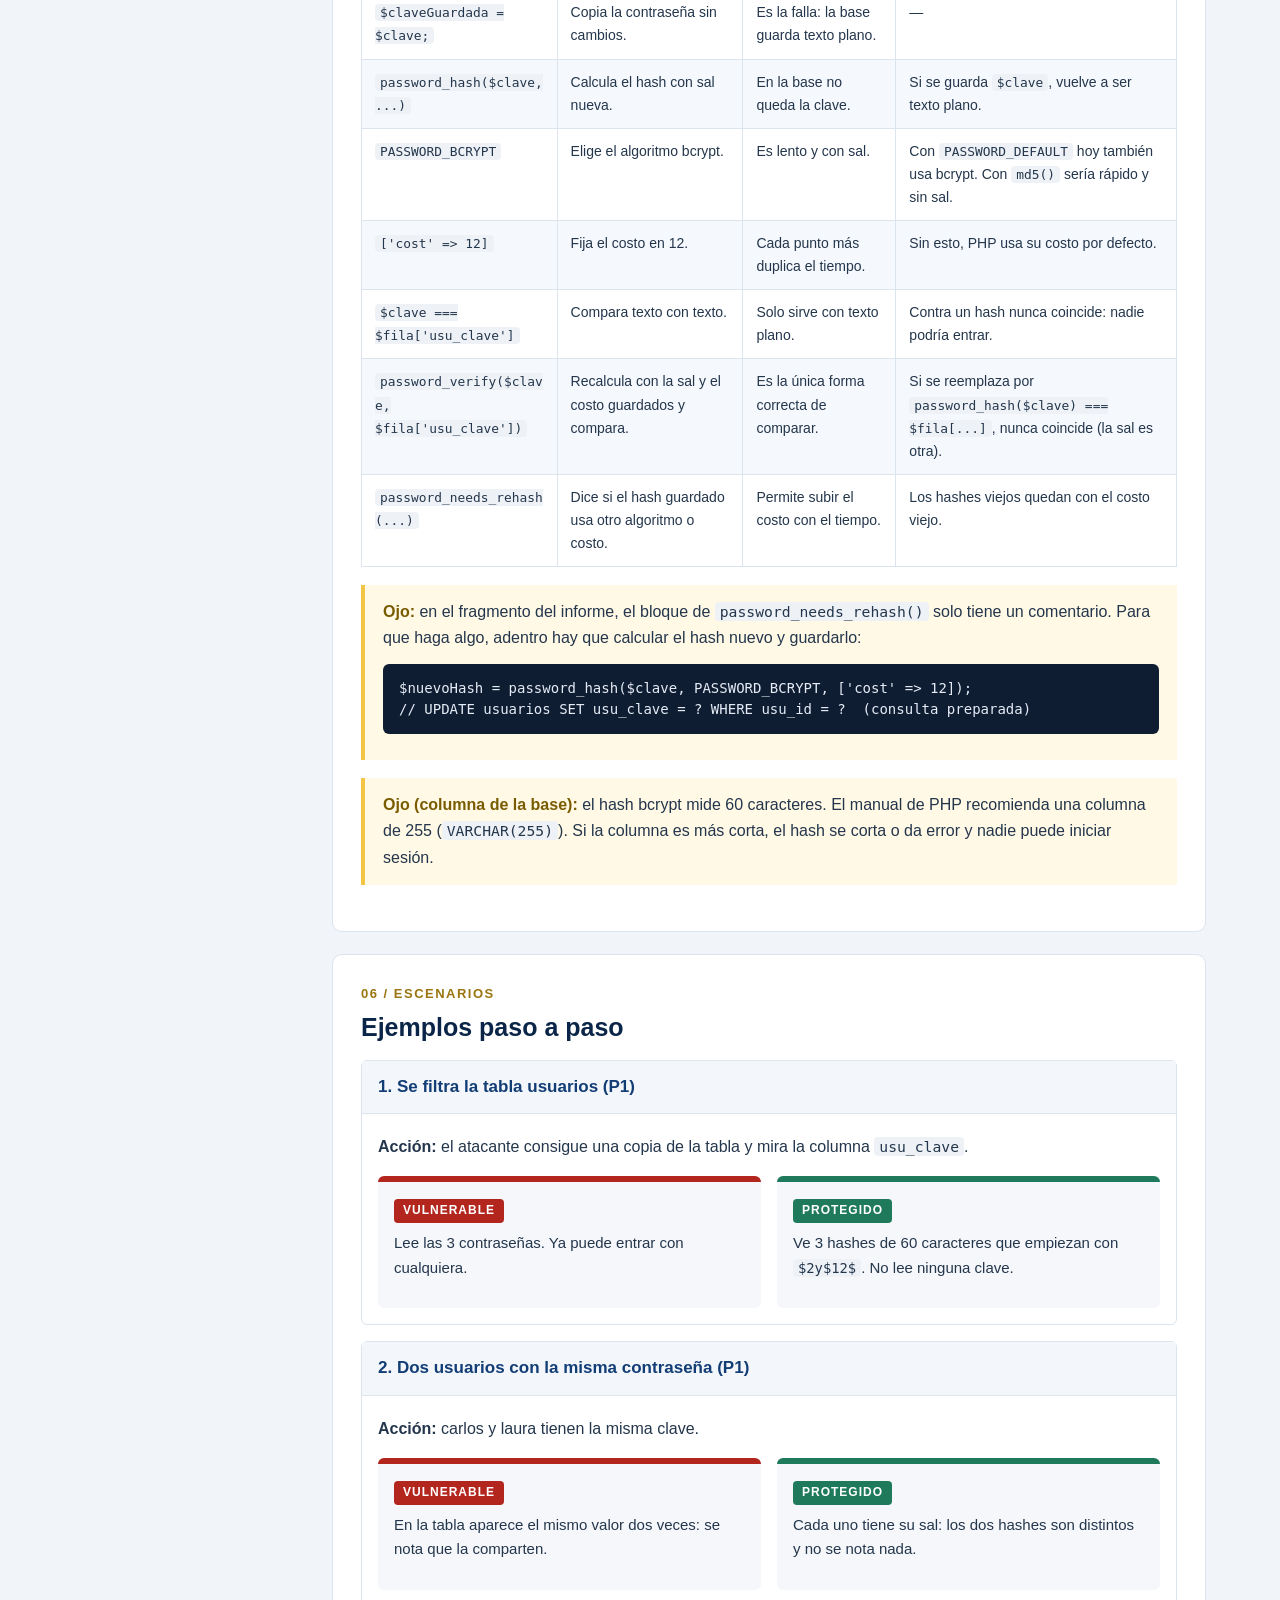
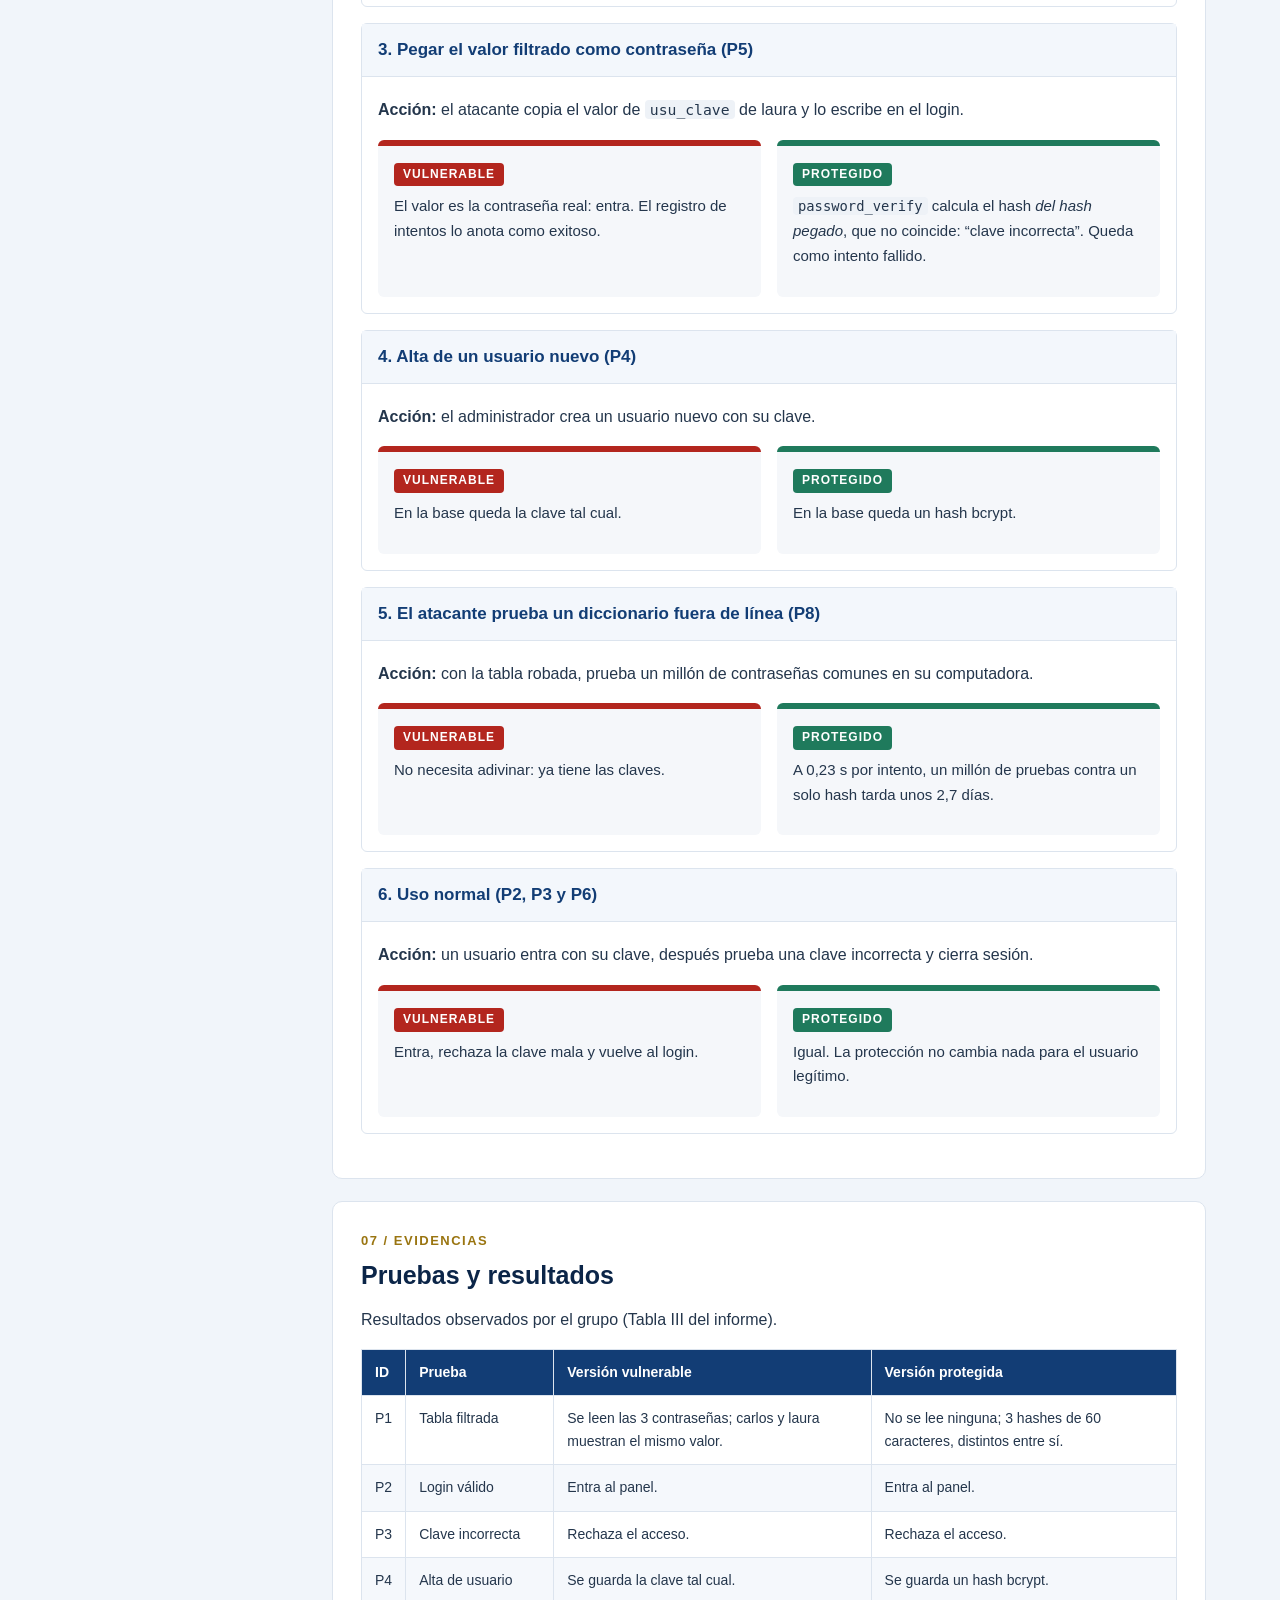
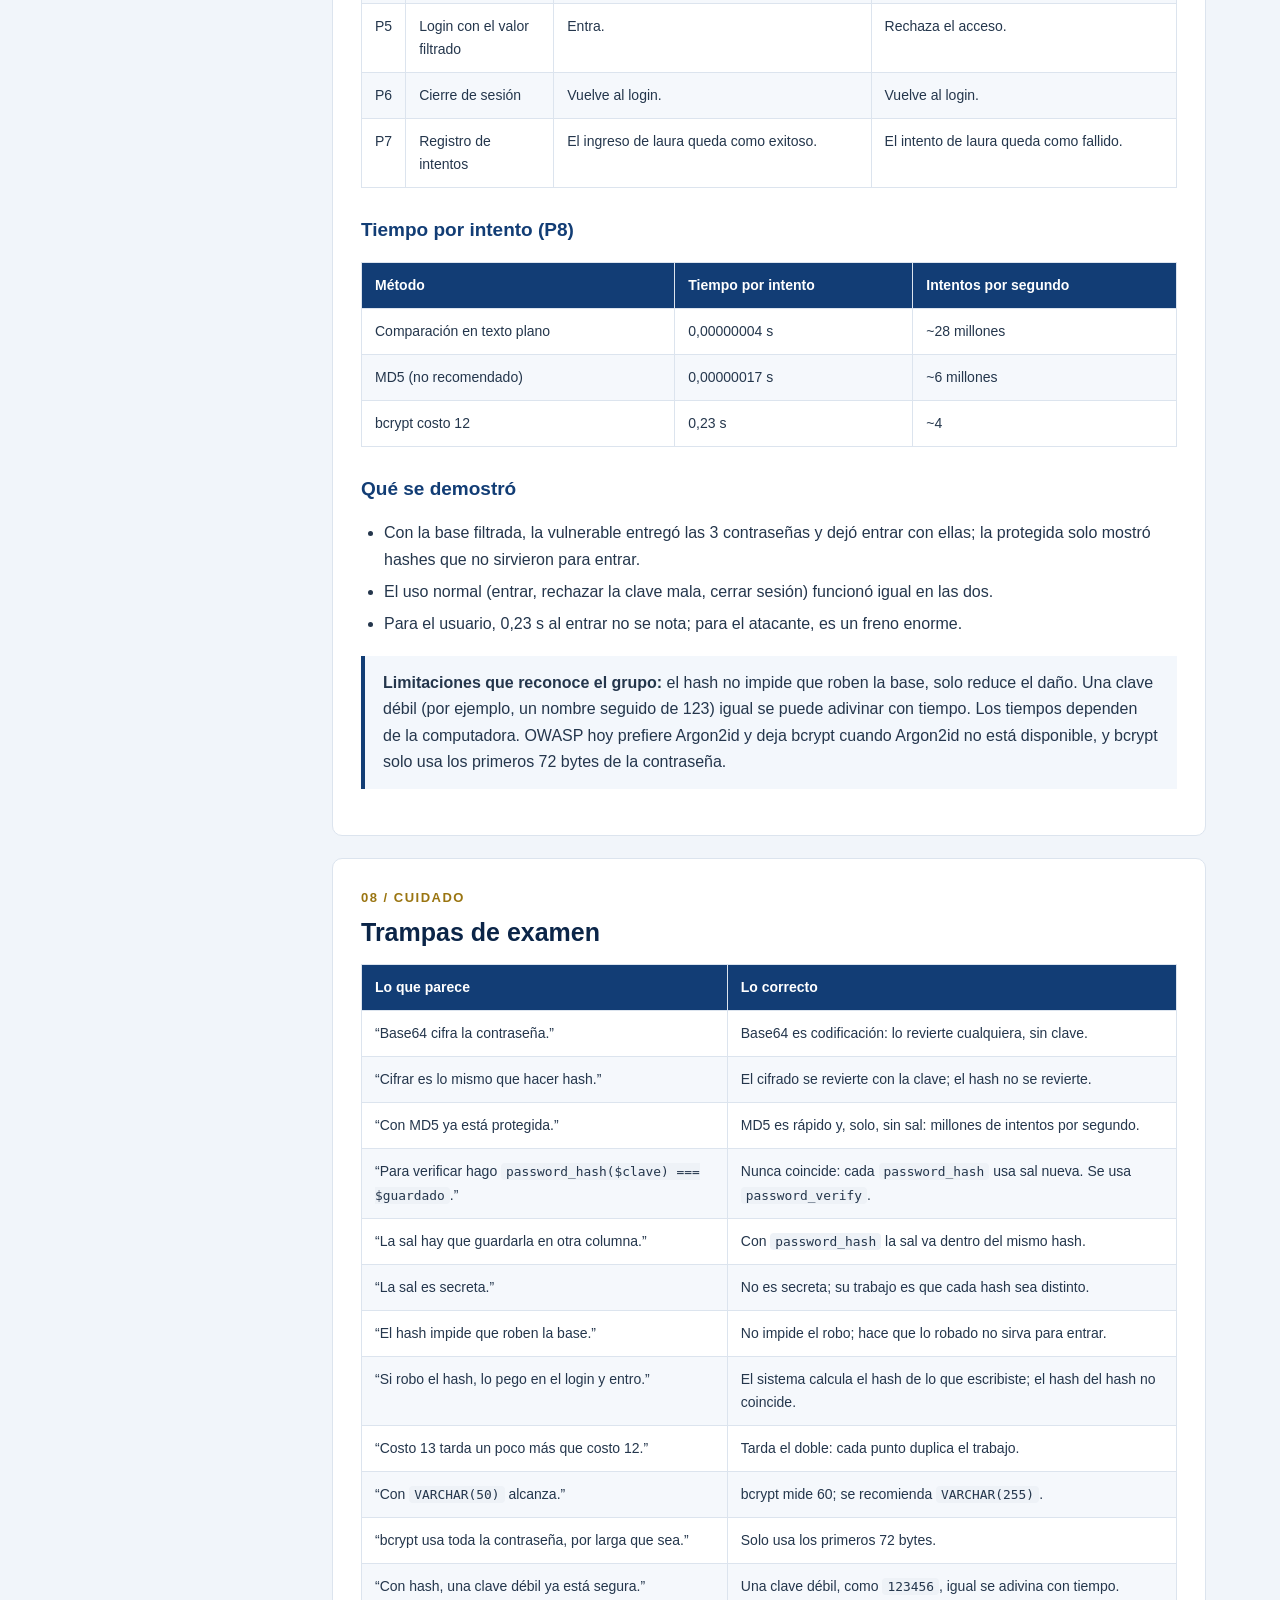
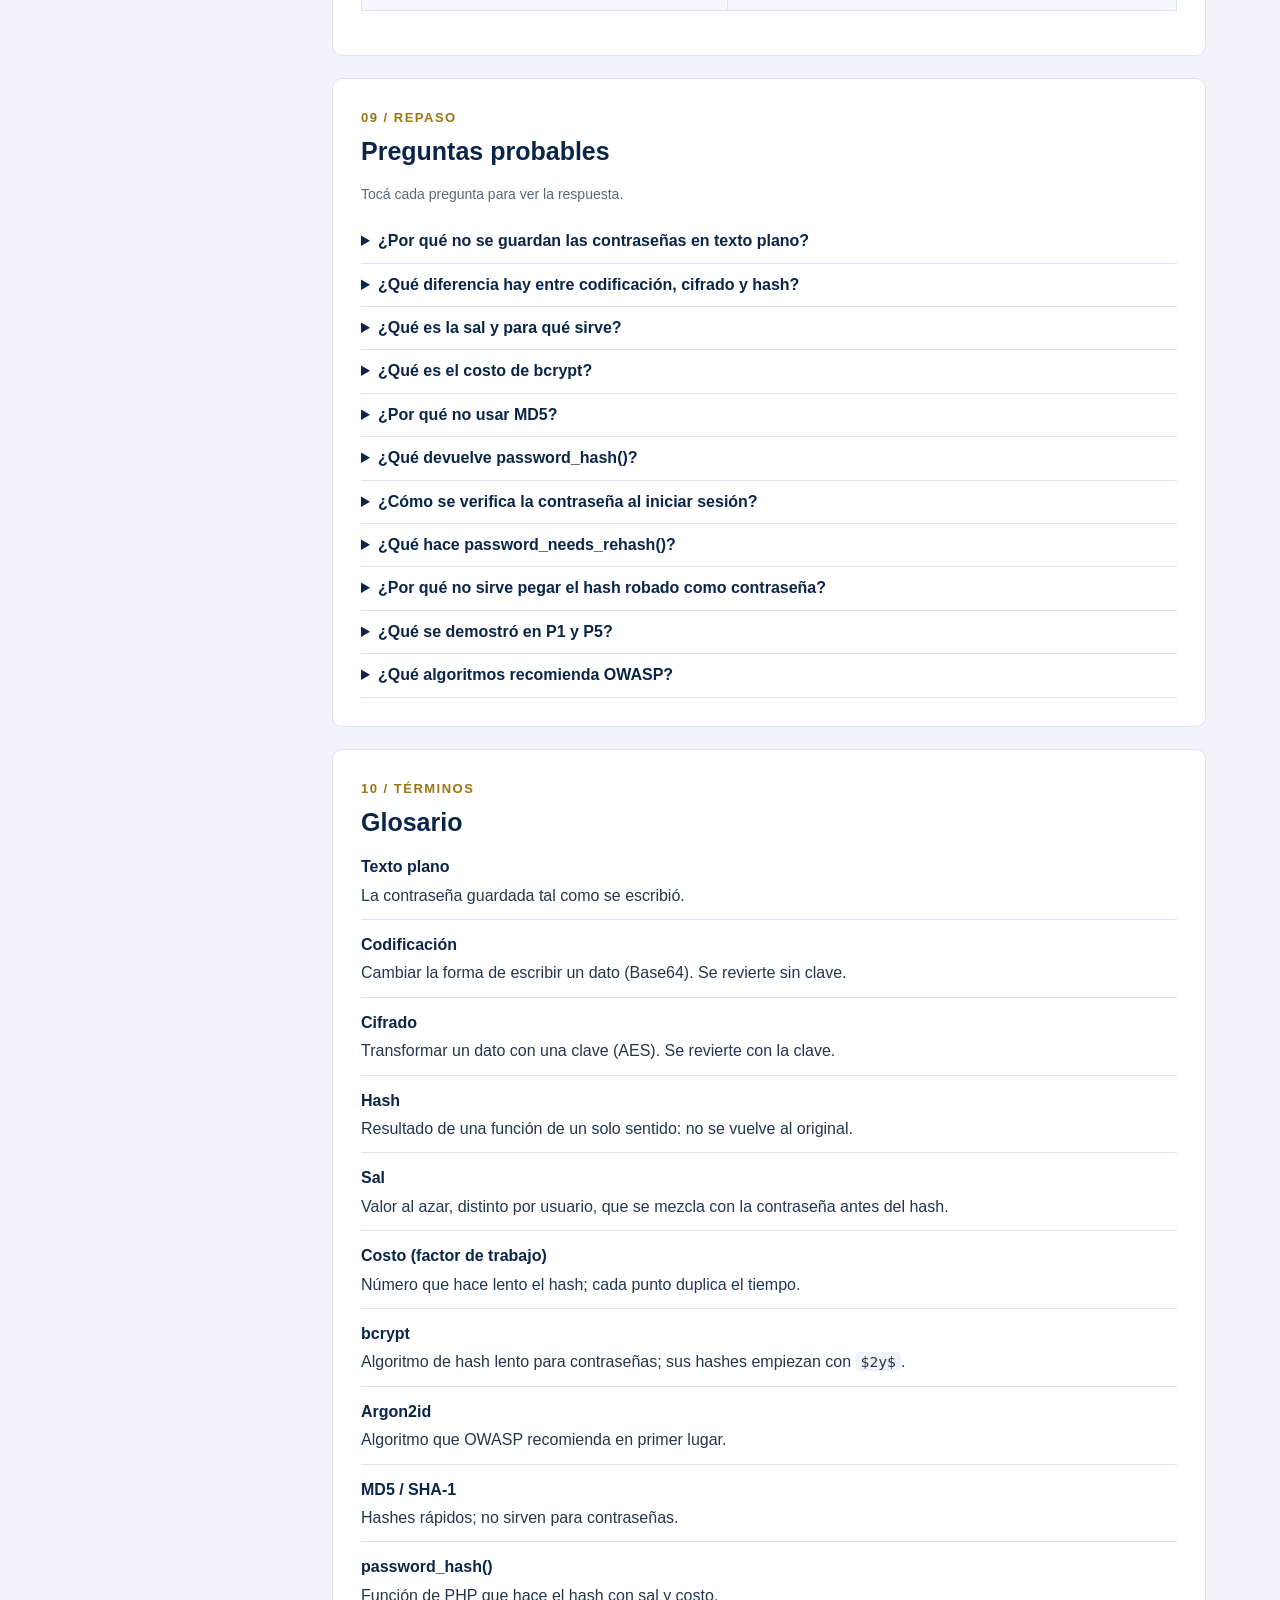
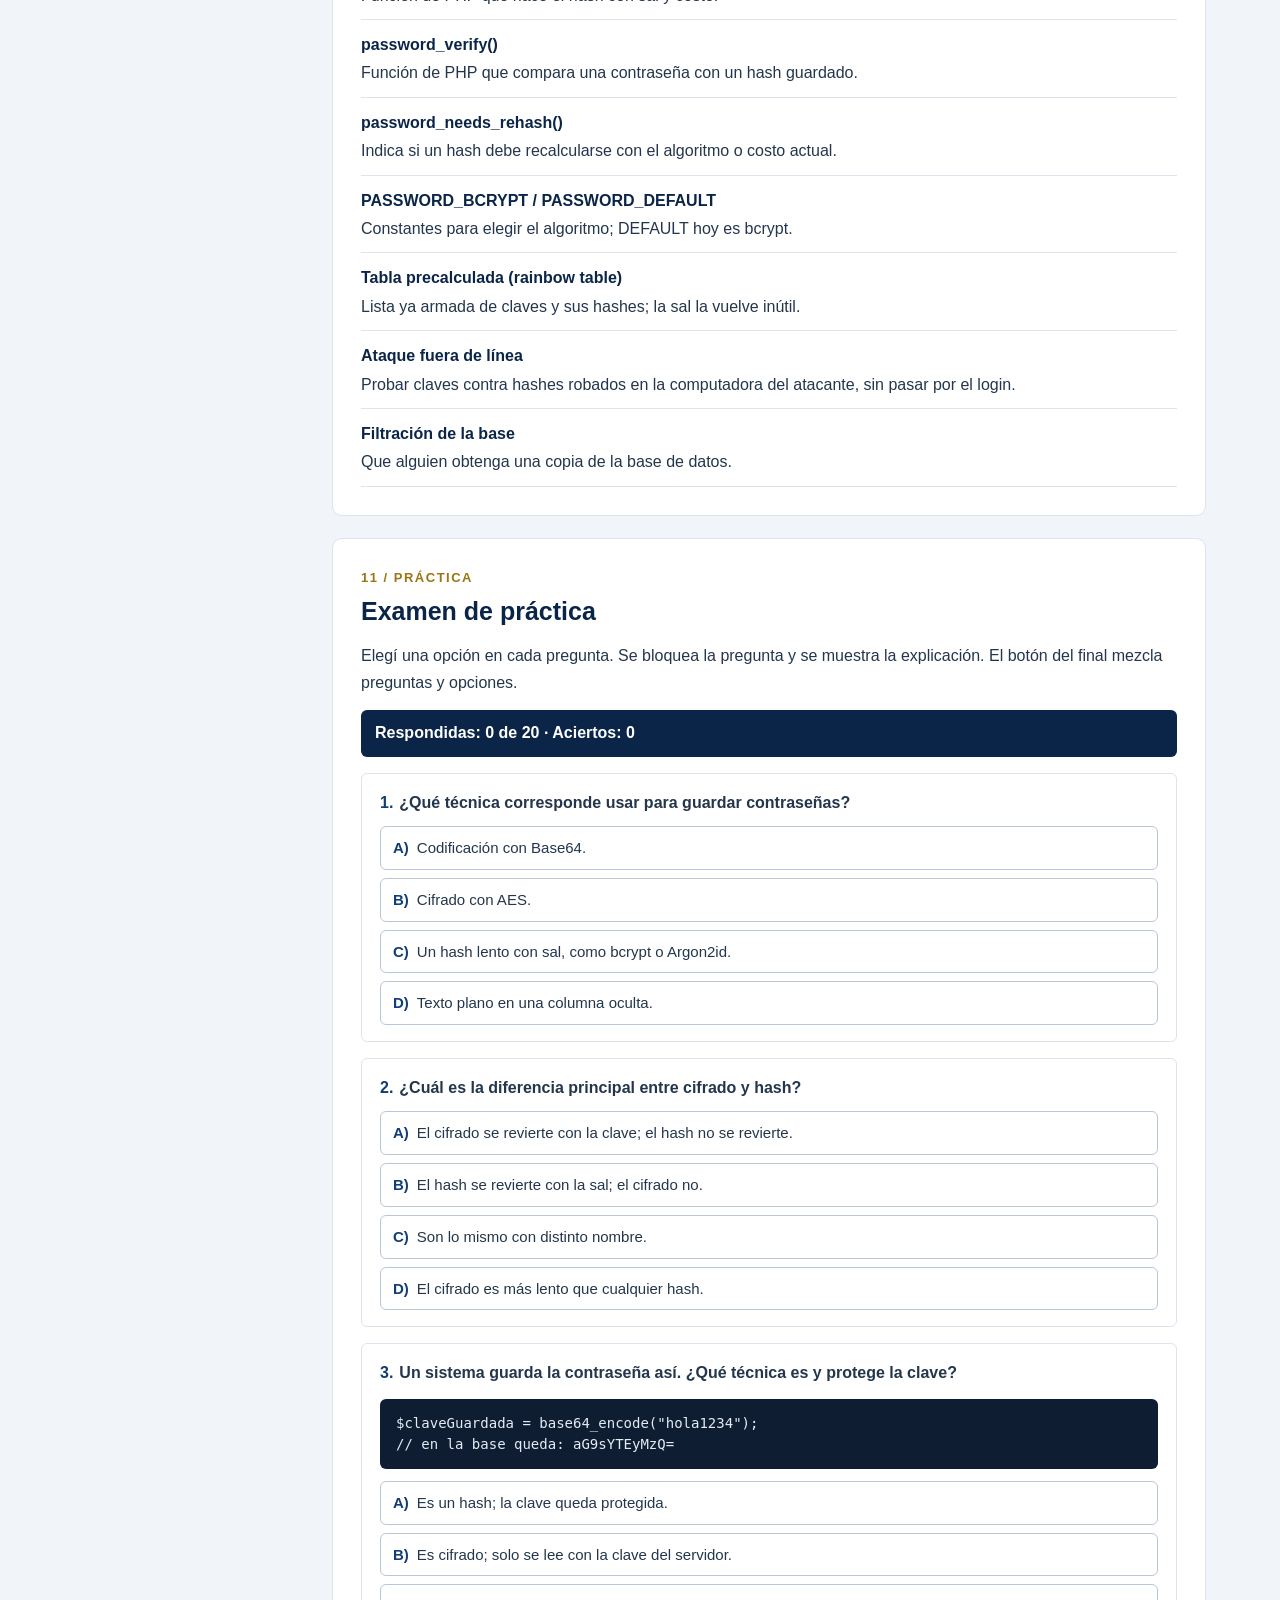
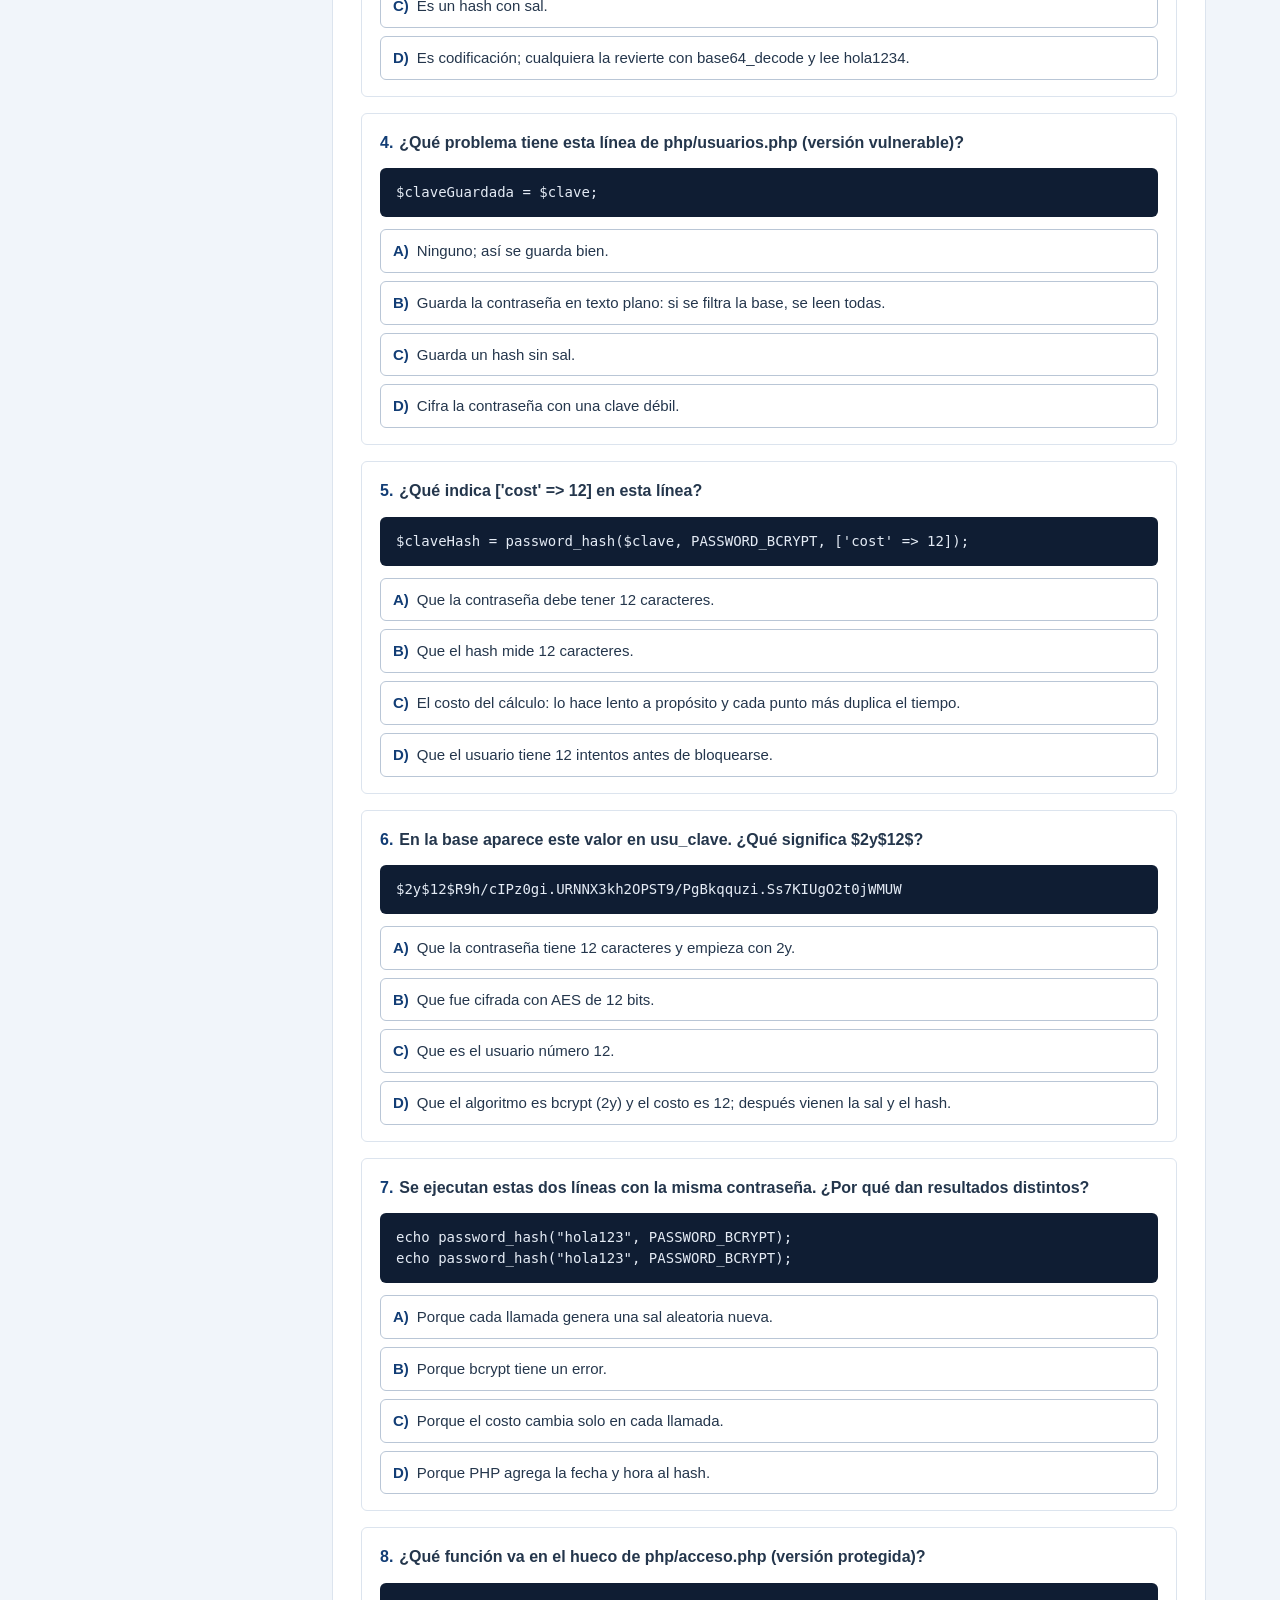
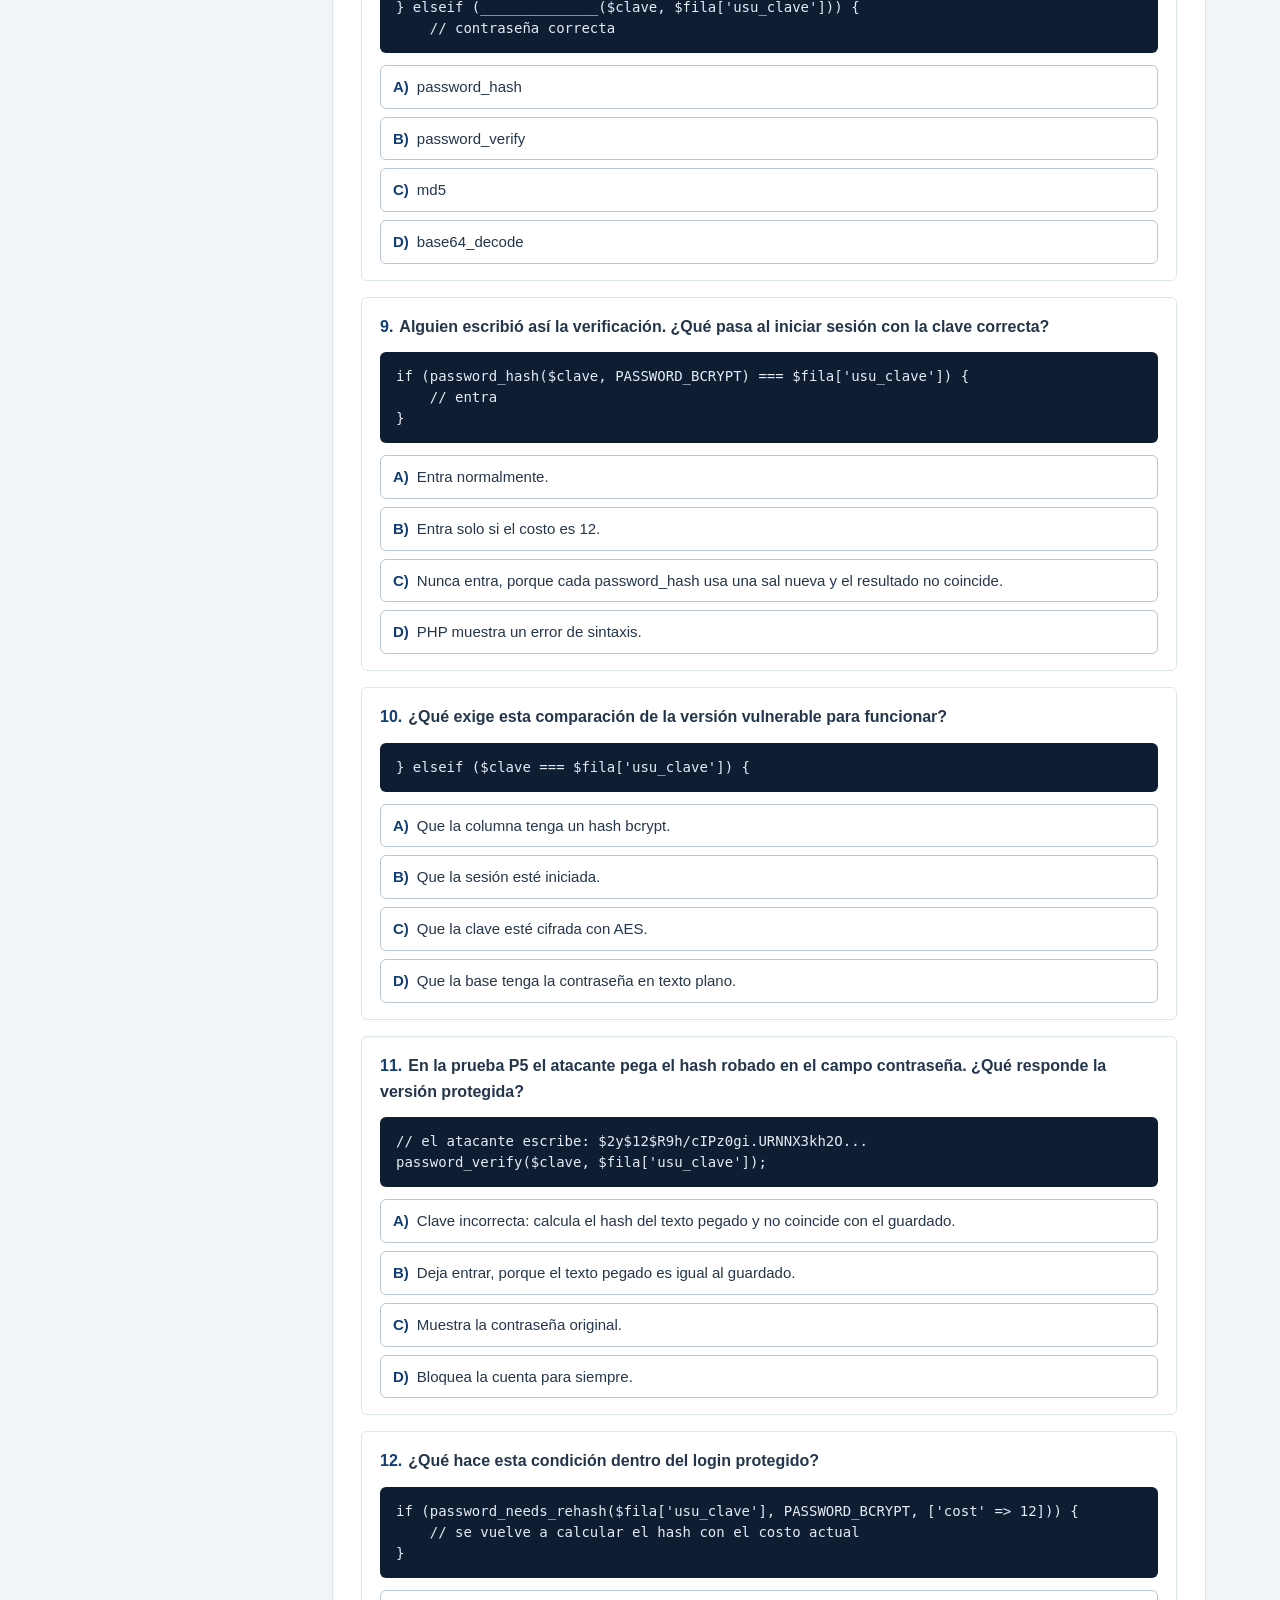
<file: modulo2_contrasenas.html>
<!doctype html>
<html lang="es">
<head>
<meta charset="utf-8">
<meta name="viewport" content="width=device-width,initial-scale=1">
<title>Módulo 2 · Almacenamiento seguro de contraseñas</title>
<link rel="stylesheet" href="css/style.css">
</head>
<body>
<header>
  <div class="etiqueta">Programación · Seguridad informática · Módulo 2</div>
  <h1>Almacenamiento seguro de contraseñas</h1>
  <p>Por qué una contraseña nunca se guarda tal cual, qué diferencia hay entre codificar, cifrar y hacer hash, y cómo se usan password_hash() y password_verify().</p>
  <div class="chips">
    <span class="chip">Informe 2 de 6</span>
    <span class="chip">VitalCare · Clínica San Rafael (ficticia)</span>
    <span class="chip">PHP · bcrypt</span>
    <span class="chip">Examen: 20 preguntas</span>
  </div>
</header>

<div class="disposicion">
  <nav class="indice" aria-label="Contenido">
    <strong>CONTENIDO</strong>
    <a href="#esencial">01 · Lo esencial</a>
    <a href="#conceptos">02 · Conceptos</a>
    <a href="#caso">03 · El caso del grupo</a>
    <a href="#medidas">04 · Medidas de protección</a>
    <a href="#codigo">05 · El código explicado</a>
    <a href="#ejemplos">06 · Ejemplos paso a paso</a>
    <a href="#pruebas">07 · Pruebas y resultados</a>
    <a href="#trampas">08 · Trampas de examen</a>
    <a href="#preguntas">09 · Preguntas probables</a>
    <a href="#glosario">10 · Glosario</a>
    <a href="#practica">11 · Examen de práctica</a>
    <button type="button" class="boton-imprimir">Imprimir o guardar PDF</button>
    <a class="volver" href="index.html">Volver al inicio</a>
  </nav>

  <main>
    <!-- 01 Lo esencial -->
    <section id="esencial">
      <span class="numero">01 / EN 1 MINUTO</span>
      <h2>Lo esencial</h2>
      <ol class="esencial">
        <li>Las contraseñas <strong>nunca</strong> se guardan en texto plano. Si roban la base, el atacante tiene todas las cuentas.</li>
        <li>Codificar (Base64) lo revierte cualquiera. Cifrar (AES) se revierte con la clave. El <strong>hash</strong> no se revierte: es lo que corresponde para contraseñas.</li>
        <li>La <strong>sal</strong> (valor al azar por usuario) hace que dos claves iguales den hashes distintos. El <strong>costo</strong> hace el hash lento a propósito: bcrypt costo 12 tarda unos 0,23 s por intento; MD5, millonésimas.</li>
        <li><code>password_hash($clave, PASSWORD_BCRYPT, ['cost' =&gt; 12])</code> genera la sal sola y la guarda dentro del hash (<code>$2y$12$...</code>, 60 caracteres).</li>
        <li>Para verificar se usa <code>password_verify($clave, $hash)</code>. Nunca se compara con <code>===</code> contra un hash nuevo.</li>
        <li>Límites: el hash no evita que roben la base, solo reduce el daño; una clave débil igual se adivina; bcrypt solo usa los primeros 72 bytes.</li>
        <li>Lo que se demostró: con la base filtrada, la vulnerable dejó entrar con las claves leídas; en la protegida, el hash pegado como contraseña fue rechazado.</li>
      </ol>
    </section>

    <!-- 02 Conceptos -->
    <section id="conceptos">
      <span class="numero">02 / TEORÍA</span>
      <h2>Conceptos</h2>

      <h3>1. Por qué no se guarda la contraseña tal cual</h3>
      <p>Guardar en texto plano es guardar la contraseña exactamente como se escribió. Si alguien copia la base (un respaldo, phpMyAdmin, una inyección SQL), lee todas las claves y entra con cualquier cuenta. Pasó de verdad: en 2009 la empresa RockYou expuso más de 32 millones de cuentas guardadas en texto plano.</p>
      <div class="ejemplo"><b class="titulo">Comparación</b>Es como guardar las llaves de todos los consultorios colgadas con una etiqueta que dice de quién es cada una. Al que entra a la oficina le alcanza con agarrarlas.</div>

      <h3>2. Codificación, cifrado y hash</h3>
      <p>Son tres cosas distintas. Solo el hash sirve para contraseñas, porque es de un solo sentido: del resultado no se vuelve al original.</p>
      <div class="tabla-contenedor">
        <table>
          <thead><tr><th>Técnica</th><th>¿Se revierte?</th><th>Ejemplo</th><th>¿Para contraseñas?</th></tr></thead>
          <tbody>
            <tr><td>Codificación</td><td>Sí, cualquiera</td><td>Base64: <code>hola1234</code> → <code>aG9sYTEyMzQ=</code></td><td>No</td></tr>
            <tr><td>Cifrado</td><td>Sí, con la clave</td><td>AES</td><td>No (si se filtra la clave, salen todas)</td></tr>
            <tr><td>Hash</td><td>No</td><td>bcrypt, Argon2id</td><td>Sí, con sal y costo alto</td></tr>
          </tbody>
        </table>
      </div>
      <p><strong>Para recordar:</strong> codificar = otra forma de escribir; cifrar = candado con llave; hash = picadora de carne (no se vuelve atrás).</p>

      <h3>3. La sal</h3>
      <p>La sal es un valor al azar, distinto para cada usuario, que se mezcla con la contraseña antes de hacer el hash. Así, dos personas con la misma clave tienen hashes distintos. Además no sirven las tablas precalculadas (listas ya armadas de “clave → hash”).</p>
<pre><code>password_hash("hola123", PASSWORD_BCRYPT, ['cost' =&gt; 12]);  // $2y$12$Xk3...
password_hash("hola123", PASSWORD_BCRYPT, ['cost' =&gt; 12]);  // $2y$12$pQ9...  (otro distinto)</code></pre>

      <h3>4. El costo: un hash lento a propósito</h3>
      <p>El costo (factor de trabajo) hace que cada hash tarde más en calcularse. Al usuario no le molesta esperar 0,23 s una vez, pero el atacante que prueba millones de claves se frena. Por eso MD5 o SHA-1 no sirven para contraseñas: son rápidos. OWASP recomienda Argon2id, scrypt o bcrypt.</p>
      <div class="ejemplo"><b class="titulo">Medición del grupo</b>Texto plano: ~28 millones de intentos por segundo. MD5: ~6 millones. bcrypt costo 12: ~4.</div>

      <h3>5. password_hash()</h3>
      <p>Es la función de PHP para guardar contraseñas. Genera la sal sola y devuelve un texto que trae todo junto: algoritmo, costo, sal y hash. Con bcrypt siempre mide 60 caracteres, por eso la columna de la contraseña tiene que ser <code>VARCHAR(255)</code> (el tamaño que recomienda el manual de PHP).</p>
<pre><code>$claveHash = password_hash($clave, PASSWORD_BCRYPT, ['cost' =&gt; 12]);
// $2y$12$ + 22 caracteres de sal + 31 de hash
//  2y = bcrypt   12 = costo</code></pre>

      <h3>6. password_verify() y password_needs_rehash()</h3>
      <p><code>password_verify()</code> saca del hash guardado el algoritmo, el costo y la sal, calcula el hash de lo que se escribió y compara: devuelve <code>true</code> o <code>false</code>. Por eso pegar el hash robado como contraseña no sirve: el sistema hace el hash de ese texto y no coincide. <code>password_needs_rehash()</code> avisa si el hash guardado tiene un costo o algoritmo viejo, para recalcularlo cuando el usuario entra.</p>
<pre><code>if (password_verify($clave, $fila['usu_clave'])) {      // true: clave correcta
    if (password_needs_rehash($fila['usu_clave'], PASSWORD_BCRYPT, ['cost' =&gt; 12])) {
        // calcular el hash nuevo y guardarlo
    }
}</code></pre>
    </section>

    <!-- 03 El caso -->
    <section id="caso">
      <span class="numero">03 / EL INFORME</span>
      <h2>El caso del grupo</h2>
      <div class="tabla-contenedor">
        <table>
          <tbody>
            <tr><td><strong>Organización</strong></td><td>Clínica San Rafael (ficticia), en Caacupé. Sistema: VitalCare (pacientes, personal, servicios y cuentas).</td></tr>
            <tr><td><strong>Usuarios</strong></td><td>Administrador, médicos, enfermería y recepción. Tres cuentas de prueba ficticias.</td></tr>
            <tr><td><strong>Sistema</strong></td><td>PHP 8 + MySQL en XAMPP. Una base por versión: <code>vitalcare_vulnerable</code> y <code>vitalcare_protegido</code>. Solo cambian <code>php/usuarios.php</code> y <code>php/acceso.php</code>.</td></tr>
            <tr><td><strong>Qué fallaba</strong></td><td>La columna <code>usu_clave</code> guardaba la contraseña tal cual se escribió.</td></tr>
            <tr><td><strong>Riesgo</strong></td><td>Con la tabla robada se entra como cualquier médico o como el administrador y se ven datos de salud. Las claves también pueden probarse en el correo del personal.</td></tr>
          </tbody>
        </table>
      </div>
    </section>

    <!-- 04 Medidas -->
    <section id="medidas">
      <span class="numero">04 / PROTECCIÓN</span>
      <h2>Las medidas de protección</h2>
      <div class="tabla-contenedor">
        <table>
          <thead><tr><th>Medida</th><th>Contra qué protege</th><th>Archivo</th></tr></thead>
          <tbody>
            <tr><td><code>password_hash()</code> con bcrypt costo 12</td><td>Leer las contraseñas de una base filtrada.</td><td><code>php/usuarios.php</code></td></tr>
            <tr><td>Sal automática</td><td>Ver quiénes comparten clave; tablas precalculadas.</td><td>dentro de <code>password_hash()</code></td></tr>
            <tr><td><code>password_verify()</code></td><td>Entrar pegando el hash filtrado como contraseña.</td><td><code>php/acceso.php</code></td></tr>
            <tr><td><code>password_needs_rehash()</code></td><td>Que queden hashes con un costo viejo.</td><td><code>php/acceso.php</code></td></tr>
          </tbody>
        </table>
      </div>
    </section>

    <!-- 05 Código -->
    <section id="codigo">
      <span class="numero">05 / CÓDIGO</span>
      <h2>El código explicado</h2>
      <p>Las dos versiones solo se diferencian en dos lugares. Los fragmentos son los del informe.</p>

      <h3>1. Al guardar la contraseña: php/usuarios.php</h3>
      <div class="comparacion">
        <div class="version"><span class="franja">Vulnerable</span>
<pre><code>// se guarda tal cual
$claveGuardada = $clave;</code></pre>
          <p>En la base queda la clave tal cual, legible.</p>
        </div>
        <div class="version protegido"><span class="franja">Protegido</span>
<pre><code>// se guarda solo el hash bcrypt
$claveHash = password_hash($clave, PASSWORD_BCRYPT, ['cost' =&gt; 12]);</code></pre>
          <p>En la base queda <code>$2y$12$...</code> (60 caracteres).</p>
        </div>
      </div>

      <h3>2. Al iniciar sesión: php/acceso.php</h3>
      <div class="comparacion">
        <div class="version"><span class="franja">Vulnerable</span>
<pre><code>// compara texto con texto
} elseif ($clave === $fila['usu_clave']) {</code></pre>
          <p>Solo funciona si la base tiene la clave legible.</p>
        </div>
        <div class="version protegido"><span class="franja">Protegido</span>
<pre><code>// recalcula el hash y compara
} elseif (password_verify($clave, $fila['usu_clave'])) {
    if (password_needs_rehash($fila['usu_clave'], PASSWORD_BCRYPT, ['cost' =&gt; 12])) {
        // se vuelve a calcular el hash con el costo actual
    }</code></pre>
          <p>Calcula el hash de lo escrito con la sal guardada y compara.</p>
        </div>
      </div>

      <h3>Línea por línea</h3>
      <div class="tabla-contenedor">
        <table class="tabla-lineas">
          <thead><tr><th>Línea</th><th>Qué hace</th><th>Por qué importa</th><th>Qué pasa si se quita o se cambia</th></tr></thead>
          <tbody>
            <tr><td><code>$claveGuardada = $clave;</code></td><td>Copia la contraseña sin cambios.</td><td>Es la falla: la base guarda texto plano.</td><td>—</td></tr>
            <tr><td><code>password_hash($clave, ...)</code></td><td>Calcula el hash con sal nueva.</td><td>En la base no queda la clave.</td><td>Si se guarda <code>$clave</code>, vuelve a ser texto plano.</td></tr>
            <tr><td><code>PASSWORD_BCRYPT</code></td><td>Elige el algoritmo bcrypt.</td><td>Es lento y con sal.</td><td>Con <code>PASSWORD_DEFAULT</code> hoy también usa bcrypt. Con <code>md5()</code> sería rápido y sin sal.</td></tr>
            <tr><td><code>['cost' =&gt; 12]</code></td><td>Fija el costo en 12.</td><td>Cada punto más duplica el tiempo.</td><td>Sin esto, PHP usa su costo por defecto.</td></tr>
            <tr><td><code>$clave === $fila['usu_clave']</code></td><td>Compara texto con texto.</td><td>Solo sirve con texto plano.</td><td>Contra un hash nunca coincide: nadie podría entrar.</td></tr>
            <tr><td><code>password_verify($clave, $fila['usu_clave'])</code></td><td>Recalcula con la sal y el costo guardados y compara.</td><td>Es la única forma correcta de comparar.</td><td>Si se reemplaza por <code>password_hash($clave) === $fila[...]</code>, nunca coincide (la sal es otra).</td></tr>
            <tr><td><code>password_needs_rehash(...)</code></td><td>Dice si el hash guardado usa otro algoritmo o costo.</td><td>Permite subir el costo con el tiempo.</td><td>Los hashes viejos quedan con el costo viejo.</td></tr>
          </tbody>
        </table>
      </div>
      <div class="ojo"><strong>Ojo:</strong> en el fragmento del informe, el bloque de <code>password_needs_rehash()</code> solo tiene un comentario. Para que haga algo, adentro hay que calcular el hash nuevo y guardarlo:
<pre><code>$nuevoHash = password_hash($clave, PASSWORD_BCRYPT, ['cost' =&gt; 12]);
// UPDATE usuarios SET usu_clave = ? WHERE usu_id = ?  (consulta preparada)</code></pre>
      </div>
      <div class="ojo"><strong>Ojo (columna de la base):</strong> el hash bcrypt mide 60 caracteres. El manual de PHP recomienda una columna de 255 (<code>VARCHAR(255)</code>). Si la columna es más corta, el hash se corta o da error y nadie puede iniciar sesión.</div>
    </section>

    <!-- 06 Ejemplos -->
    <section id="ejemplos">
      <span class="numero">06 / ESCENARIOS</span>
      <h2>Ejemplos paso a paso</h2>

      <div class="escenario">
        <h3>1. Se filtra la tabla usuarios (P1)</h3>
        <p class="accion"><strong>Acción:</strong> el atacante consigue una copia de la tabla y mira la columna <code>usu_clave</code>.</p>
        <div class="comparacion">
          <div class="version"><span class="franja">Vulnerable</span><p>Lee las 3 contraseñas. Ya puede entrar con cualquiera.</p></div>
          <div class="version protegido"><span class="franja">Protegido</span><p>Ve 3 hashes de 60 caracteres que empiezan con <code>$2y$12$</code>. No lee ninguna clave.</p></div>
        </div>
      </div>

      <div class="escenario">
        <h3>2. Dos usuarios con la misma contraseña (P1)</h3>
        <p class="accion"><strong>Acción:</strong> carlos y laura tienen la misma clave.</p>
        <div class="comparacion">
          <div class="version"><span class="franja">Vulnerable</span><p>En la tabla aparece el mismo valor dos veces: se nota que la comparten.</p></div>
          <div class="version protegido"><span class="franja">Protegido</span><p>Cada uno tiene su sal: los dos hashes son distintos y no se nota nada.</p></div>
        </div>
      </div>

      <div class="escenario">
        <h3>3. Pegar el valor filtrado como contraseña (P5)</h3>
        <p class="accion"><strong>Acción:</strong> el atacante copia el valor de <code>usu_clave</code> de laura y lo escribe en el login.</p>
        <div class="comparacion">
          <div class="version"><span class="franja">Vulnerable</span><p>El valor es la contraseña real: entra. El registro de intentos lo anota como exitoso.</p></div>
          <div class="version protegido"><span class="franja">Protegido</span><p><code>password_verify</code> calcula el hash <em>del hash pegado</em>, que no coincide: “clave incorrecta”. Queda como intento fallido.</p></div>
        </div>
      </div>

      <div class="escenario">
        <h3>4. Alta de un usuario nuevo (P4)</h3>
        <p class="accion"><strong>Acción:</strong> el administrador crea un usuario nuevo con su clave.</p>
        <div class="comparacion">
          <div class="version"><span class="franja">Vulnerable</span><p>En la base queda la clave tal cual.</p></div>
          <div class="version protegido"><span class="franja">Protegido</span><p>En la base queda un hash bcrypt.</p></div>
        </div>
      </div>

      <div class="escenario">
        <h3>5. El atacante prueba un diccionario fuera de línea (P8)</h3>
        <p class="accion"><strong>Acción:</strong> con la tabla robada, prueba un millón de contraseñas comunes en su computadora.</p>
        <div class="comparacion">
          <div class="version"><span class="franja">Vulnerable</span><p>No necesita adivinar: ya tiene las claves.</p></div>
          <div class="version protegido"><span class="franja">Protegido</span><p>A 0,23 s por intento, un millón de pruebas contra un solo hash tarda unos 2,7 días.</p></div>
        </div>
      </div>

      <div class="escenario">
        <h3>6. Uso normal (P2, P3 y P6)</h3>
        <p class="accion"><strong>Acción:</strong> un usuario entra con su clave, después prueba una clave incorrecta y cierra sesión.</p>
        <div class="comparacion">
          <div class="version"><span class="franja">Vulnerable</span><p>Entra, rechaza la clave mala y vuelve al login.</p></div>
          <div class="version protegido"><span class="franja">Protegido</span><p>Igual. La protección no cambia nada para el usuario legítimo.</p></div>
        </div>
      </div>
    </section>

    <!-- 07 Pruebas -->
    <section id="pruebas">
      <span class="numero">07 / EVIDENCIAS</span>
      <h2>Pruebas y resultados</h2>
      <p>Resultados observados por el grupo (Tabla III del informe).</p>
      <div class="tabla-contenedor">
        <table>
          <thead><tr><th>ID</th><th>Prueba</th><th>Versión vulnerable</th><th>Versión protegida</th></tr></thead>
          <tbody>
            <tr><td>P1</td><td>Tabla filtrada</td><td>Se leen las 3 contraseñas; carlos y laura muestran el mismo valor.</td><td>No se lee ninguna; 3 hashes de 60 caracteres, distintos entre sí.</td></tr>
            <tr><td>P2</td><td>Login válido</td><td>Entra al panel.</td><td>Entra al panel.</td></tr>
            <tr><td>P3</td><td>Clave incorrecta</td><td>Rechaza el acceso.</td><td>Rechaza el acceso.</td></tr>
            <tr><td>P4</td><td>Alta de usuario</td><td>Se guarda la clave tal cual.</td><td>Se guarda un hash bcrypt.</td></tr>
            <tr><td>P5</td><td>Login con el valor filtrado</td><td>Entra.</td><td>Rechaza el acceso.</td></tr>
            <tr><td>P6</td><td>Cierre de sesión</td><td>Vuelve al login.</td><td>Vuelve al login.</td></tr>
            <tr><td>P7</td><td>Registro de intentos</td><td>El ingreso de laura queda como exitoso.</td><td>El intento de laura queda como fallido.</td></tr>
          </tbody>
        </table>
      </div>
      <h3>Tiempo por intento (P8)</h3>
      <div class="tabla-contenedor">
        <table>
          <thead><tr><th>Método</th><th>Tiempo por intento</th><th>Intentos por segundo</th></tr></thead>
          <tbody>
            <tr><td>Comparación en texto plano</td><td>0,00000004 s</td><td>~28 millones</td></tr>
            <tr><td>MD5 (no recomendado)</td><td>0,00000017 s</td><td>~6 millones</td></tr>
            <tr><td>bcrypt costo 12</td><td>0,23 s</td><td>~4</td></tr>
          </tbody>
        </table>
      </div>
      <h3>Qué se demostró</h3>
      <ul>
        <li>Con la base filtrada, la vulnerable entregó las 3 contraseñas y dejó entrar con ellas; la protegida solo mostró hashes que no sirvieron para entrar.</li>
        <li>El uso normal (entrar, rechazar la clave mala, cerrar sesión) funcionó igual en las dos.</li>
        <li>Para el usuario, 0,23 s al entrar no se nota; para el atacante, es un freno enorme.</li>
      </ul>
      <div class="nota"><strong>Limitaciones que reconoce el grupo:</strong> el hash no impide que roben la base, solo reduce el daño. Una clave débil (por ejemplo, un nombre seguido de 123) igual se puede adivinar con tiempo. Los tiempos dependen de la computadora. OWASP hoy prefiere Argon2id y deja bcrypt cuando Argon2id no está disponible, y bcrypt solo usa los primeros 72 bytes de la contraseña.</div>
    </section>

    <!-- 08 Trampas -->
    <section id="trampas">
      <span class="numero">08 / CUIDADO</span>
      <h2>Trampas de examen</h2>
      <div class="tabla-contenedor">
        <table>
          <thead><tr><th>Lo que parece</th><th>Lo correcto</th></tr></thead>
          <tbody>
            <tr><td>“Base64 cifra la contraseña.”</td><td>Base64 es codificación: lo revierte cualquiera, sin clave.</td></tr>
            <tr><td>“Cifrar es lo mismo que hacer hash.”</td><td>El cifrado se revierte con la clave; el hash no se revierte.</td></tr>
            <tr><td>“Con MD5 ya está protegida.”</td><td>MD5 es rápido y, solo, sin sal: millones de intentos por segundo.</td></tr>
            <tr><td>“Para verificar hago <code>password_hash($clave) === $guardado</code>.”</td><td>Nunca coincide: cada <code>password_hash</code> usa sal nueva. Se usa <code>password_verify</code>.</td></tr>
            <tr><td>“La sal hay que guardarla en otra columna.”</td><td>Con <code>password_hash</code> la sal va dentro del mismo hash.</td></tr>
            <tr><td>“La sal es secreta.”</td><td>No es secreta; su trabajo es que cada hash sea distinto.</td></tr>
            <tr><td>“El hash impide que roben la base.”</td><td>No impide el robo; hace que lo robado no sirva para entrar.</td></tr>
            <tr><td>“Si robo el hash, lo pego en el login y entro.”</td><td>El sistema calcula el hash de lo que escribiste; el hash del hash no coincide.</td></tr>
            <tr><td>“Costo 13 tarda un poco más que costo 12.”</td><td>Tarda el doble: cada punto duplica el trabajo.</td></tr>
            <tr><td>“Con <code>VARCHAR(50)</code> alcanza.”</td><td>bcrypt mide 60; se recomienda <code>VARCHAR(255)</code>.</td></tr>
            <tr><td>“bcrypt usa toda la contraseña, por larga que sea.”</td><td>Solo usa los primeros 72 bytes.</td></tr>
            <tr><td>“Con hash, una clave débil ya está segura.”</td><td>Una clave débil, como <code>123456</code>, igual se adivina con tiempo.</td></tr>
          </tbody>
        </table>
      </div>
    </section>

    <!-- 09 Preguntas probables -->
    <section id="preguntas">
      <span class="numero">09 / REPASO</span>
      <h2>Preguntas probables</h2>
      <p class="chico">Tocá cada pregunta para ver la respuesta.</p>
      <details><summary>¿Por qué no se guardan las contraseñas en texto plano?</summary><p>Porque si se filtra la base, el atacante tiene todas las claves y entra con cualquier cuenta.</p></details>
      <details><summary>¿Qué diferencia hay entre codificación, cifrado y hash?</summary><p>La codificación la revierte cualquiera; el cifrado se revierte con la clave; el hash no se revierte.</p></details>
      <details><summary>¿Qué es la sal y para qué sirve?</summary><p>Un valor al azar distinto por usuario. Hace que claves iguales den hashes distintos y que no sirvan las tablas precalculadas.</p></details>
      <details><summary>¿Qué es el costo de bcrypt?</summary><p>El factor que hace lento el cálculo. Cada punto duplica el tiempo; el grupo usó 12 (~0,23 s).</p></details>
      <details><summary>¿Por qué no usar MD5?</summary><p>Porque es rápido: permite millones de intentos por segundo.</p></details>
      <details><summary>¿Qué devuelve password_hash()?</summary><p>Un texto con algoritmo, costo, sal y hash juntos. Con bcrypt empieza con <code>$2y$</code> y mide 60 caracteres.</p></details>
      <details><summary>¿Cómo se verifica la contraseña al iniciar sesión?</summary><p>Con <code>password_verify($clave, $hashGuardado)</code>, que devuelve true o false.</p></details>
      <details><summary>¿Qué hace password_needs_rehash()?</summary><p>Avisa si el hash guardado usa otro algoritmo o costo, para recalcularlo cuando el usuario entra.</p></details>
      <details><summary>¿Por qué no sirve pegar el hash robado como contraseña?</summary><p>Porque el sistema hace el hash de lo escrito; el hash de un hash no coincide con el guardado.</p></details>
      <details><summary>¿Qué se demostró en P1 y P5?</summary><p>P1: en la vulnerable se leen las claves; en la protegida, solo hashes distintos. P5: con el valor filtrado se entra en la vulnerable y se rechaza en la protegida.</p></details>
      <details><summary>¿Qué algoritmos recomienda OWASP?</summary><p>Argon2id en primer lugar; scrypt o bcrypt si no está disponible.</p></details>
    </section>

    <!-- 10 Glosario -->
    <section id="glosario">
      <span class="numero">10 / TÉRMINOS</span>
      <h2>Glosario</h2>
      <dl class="glosario">
        <dt>Texto plano</dt><dd>La contraseña guardada tal como se escribió.</dd>
        <dt>Codificación</dt><dd>Cambiar la forma de escribir un dato (Base64). Se revierte sin clave.</dd>
        <dt>Cifrado</dt><dd>Transformar un dato con una clave (AES). Se revierte con la clave.</dd>
        <dt>Hash</dt><dd>Resultado de una función de un solo sentido: no se vuelve al original.</dd>
        <dt>Sal</dt><dd>Valor al azar, distinto por usuario, que se mezcla con la contraseña antes del hash.</dd>
        <dt>Costo (factor de trabajo)</dt><dd>Número que hace lento el hash; cada punto duplica el tiempo.</dd>
        <dt>bcrypt</dt><dd>Algoritmo de hash lento para contraseñas; sus hashes empiezan con <code>$2y$</code>.</dd>
        <dt>Argon2id</dt><dd>Algoritmo que OWASP recomienda en primer lugar.</dd>
        <dt>MD5 / SHA-1</dt><dd>Hashes rápidos; no sirven para contraseñas.</dd>
        <dt>password_hash()</dt><dd>Función de PHP que hace el hash con sal y costo.</dd>
        <dt>password_verify()</dt><dd>Función de PHP que compara una contraseña con un hash guardado.</dd>
        <dt>password_needs_rehash()</dt><dd>Indica si un hash debe recalcularse con el algoritmo o costo actual.</dd>
        <dt>PASSWORD_BCRYPT / PASSWORD_DEFAULT</dt><dd>Constantes para elegir el algoritmo; DEFAULT hoy es bcrypt.</dd>
        <dt>Tabla precalculada (rainbow table)</dt><dd>Lista ya armada de claves y sus hashes; la sal la vuelve inútil.</dd>
        <dt>Ataque fuera de línea</dt><dd>Probar claves contra hashes robados en la computadora del atacante, sin pasar por el login.</dd>
        <dt>Filtración de la base</dt><dd>Que alguien obtenga una copia de la base de datos.</dd>
      </dl>
    </section>

    <!-- 11 Examen -->
    <section id="practica">
      <span class="numero">11 / PRÁCTICA</span>
      <h2>Examen de práctica</h2>
      <p>Elegí una opción en cada pregunta. Se bloquea la pregunta y se muestra la explicación. El botón del final mezcla preguntas y opciones.</p>
      <div id="examen" data-banco="preguntas2"><p class="chico">El examen necesita JavaScript activado.</p></div>
    </section>
  </main>
</div>

<footer>Programación IV · Módulo 2: almacenamiento seguro de contraseñas · Fuentes: informe del grupo, consigna del TP, manual de PHP y OWASP</footer>
<script src="js/preguntas2.js"></script>
<script src="js/script.js"></script>
</body>
</html>
</file>
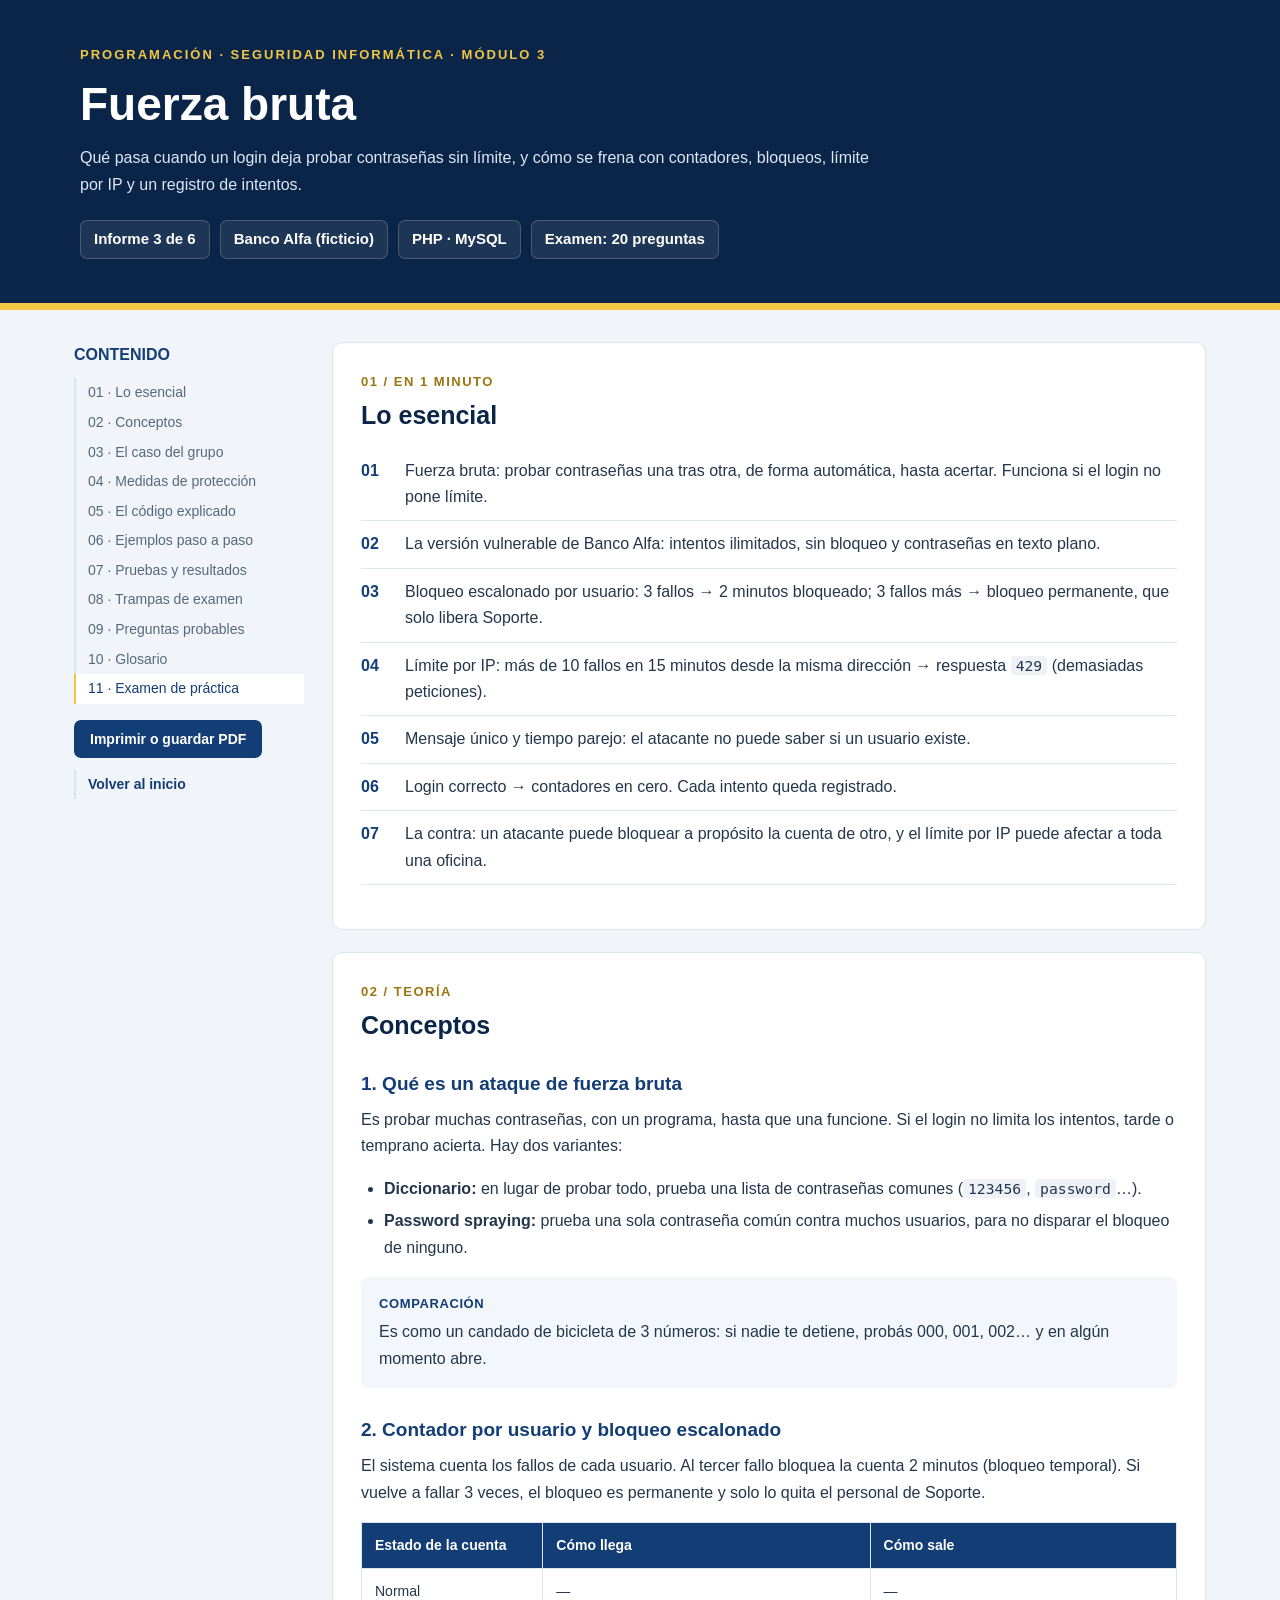
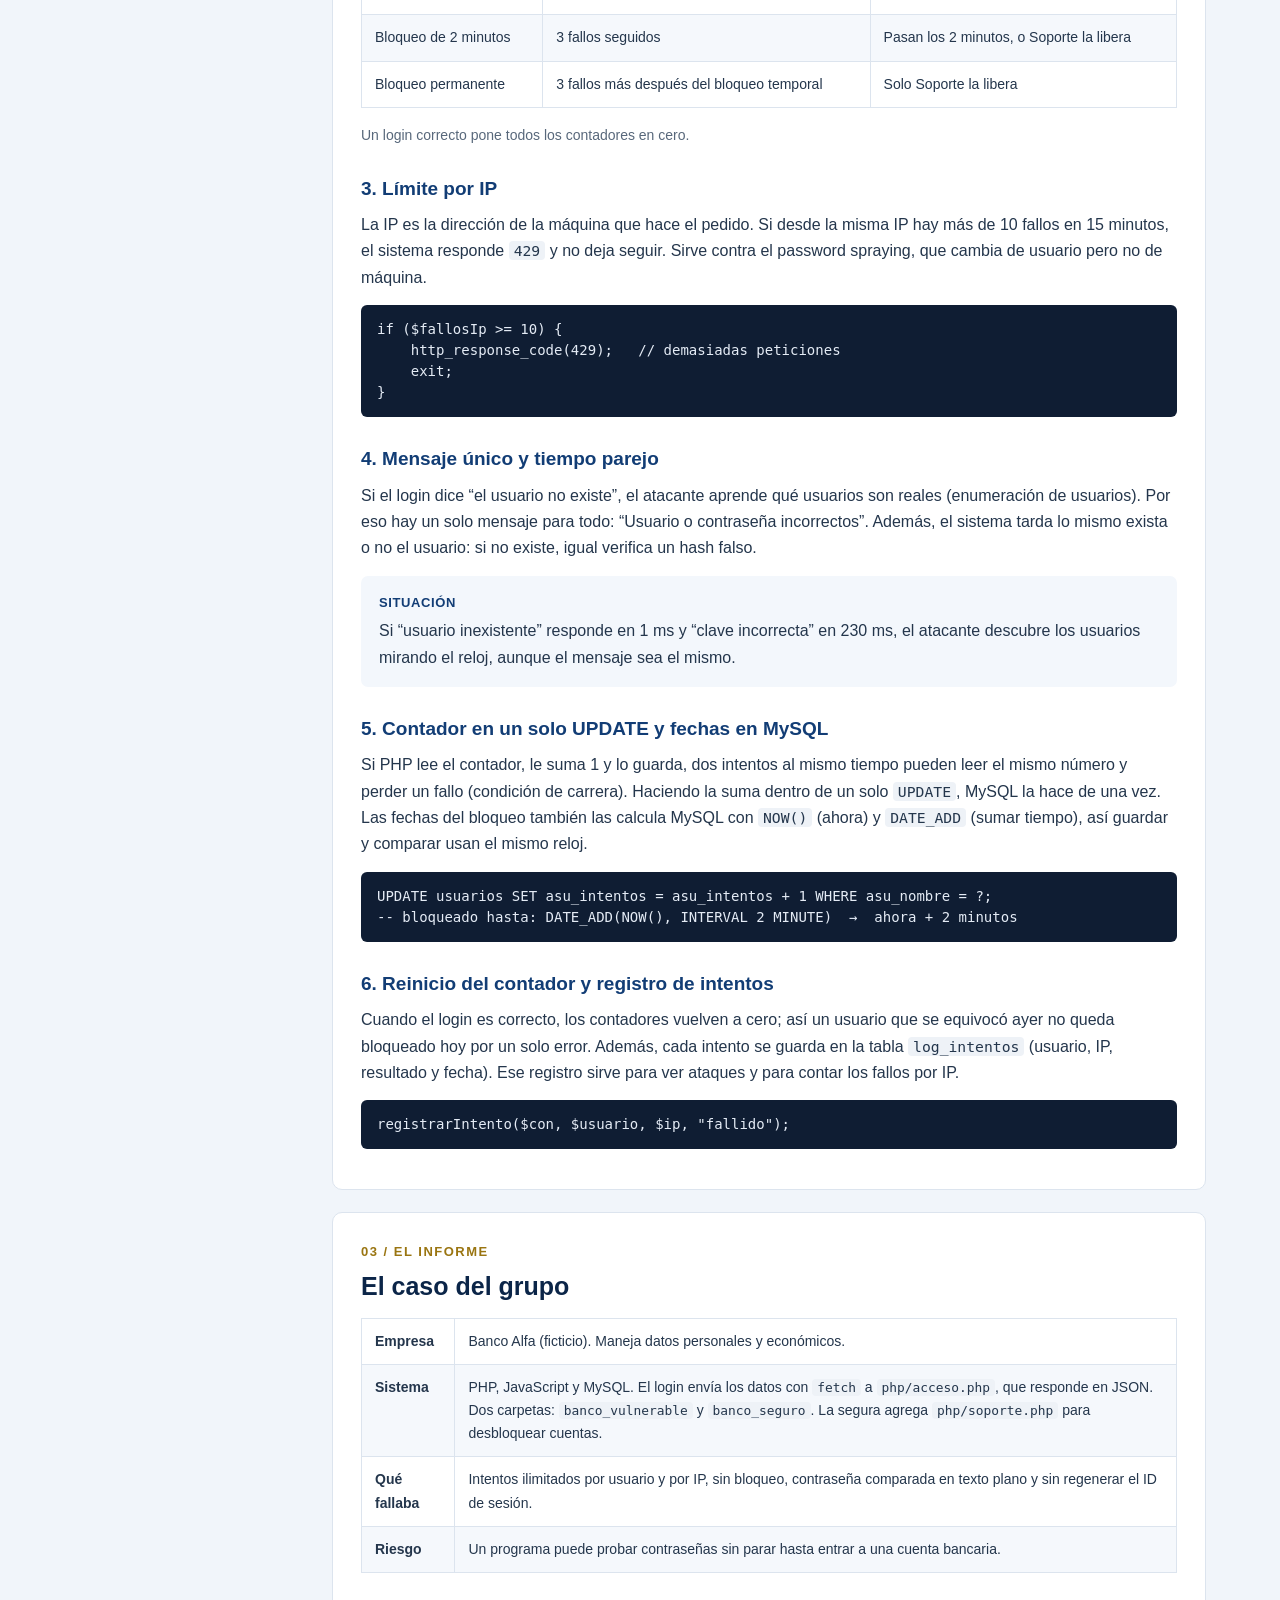
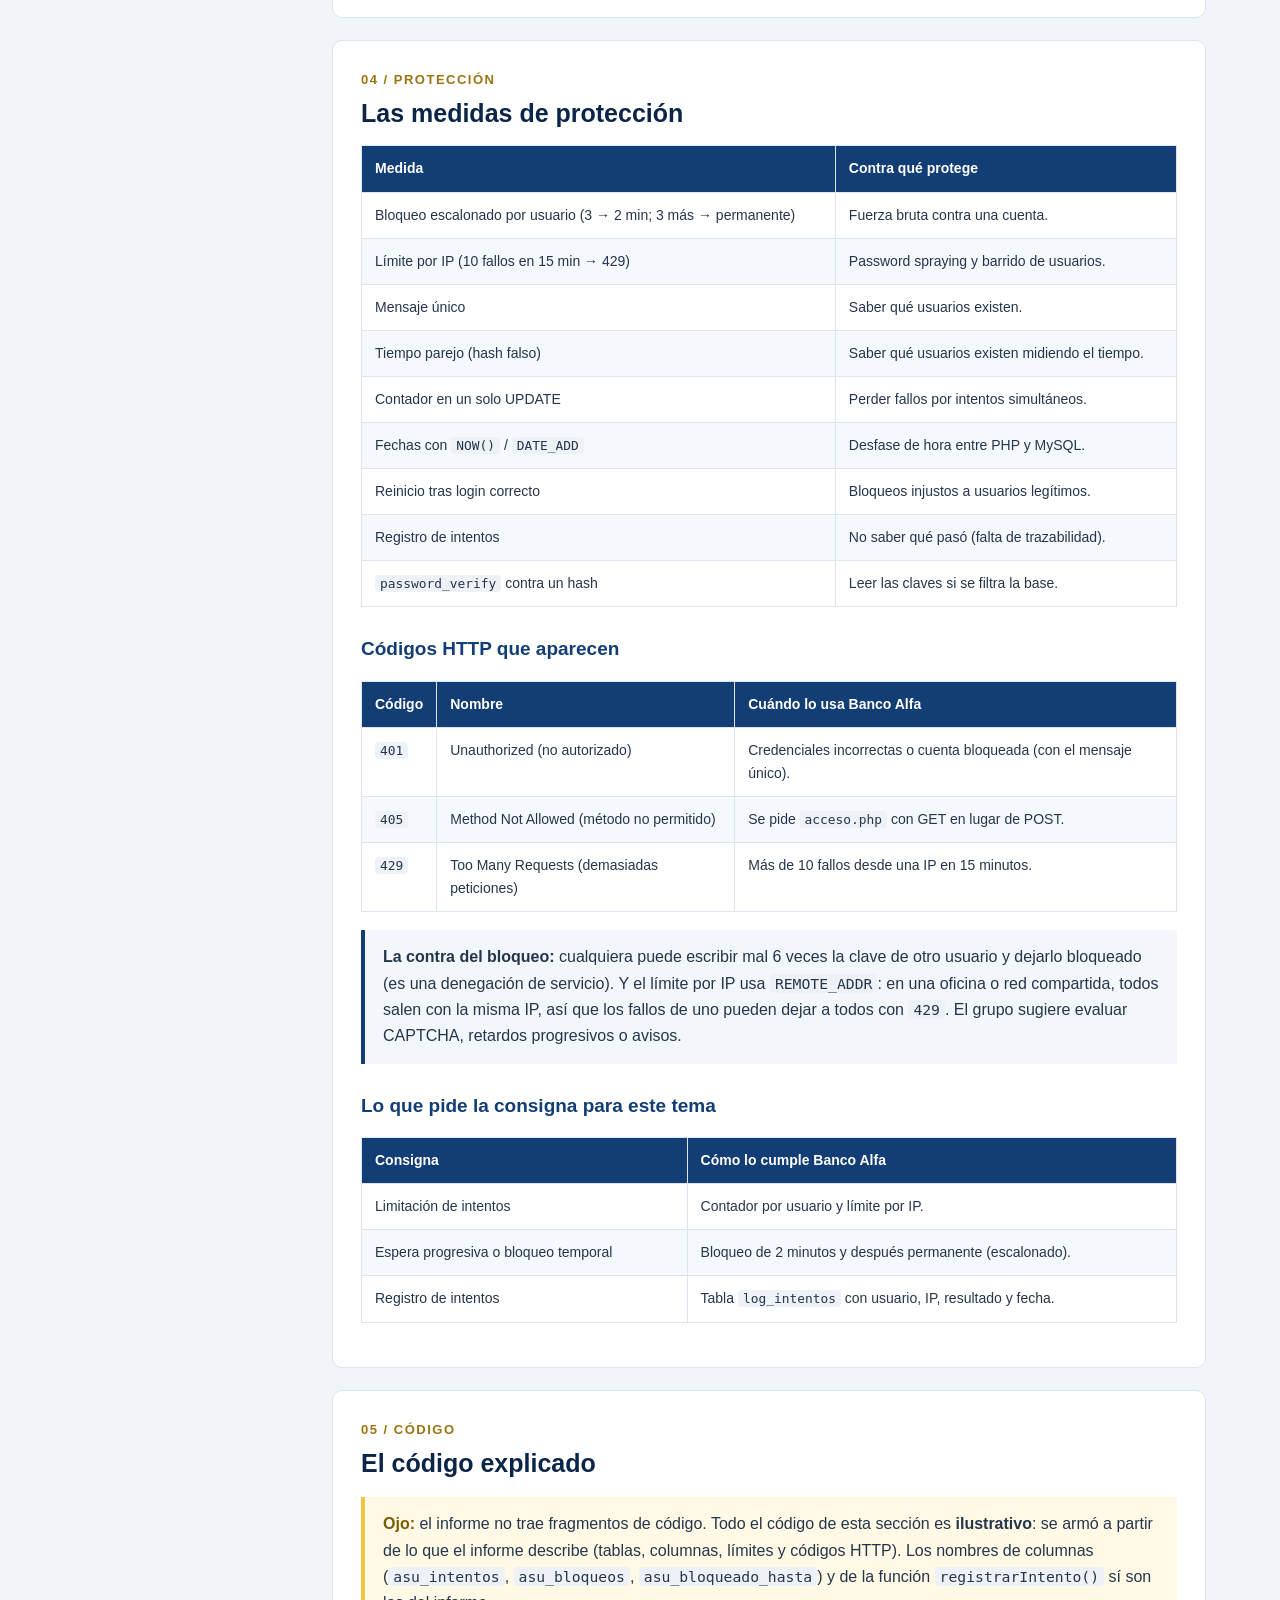
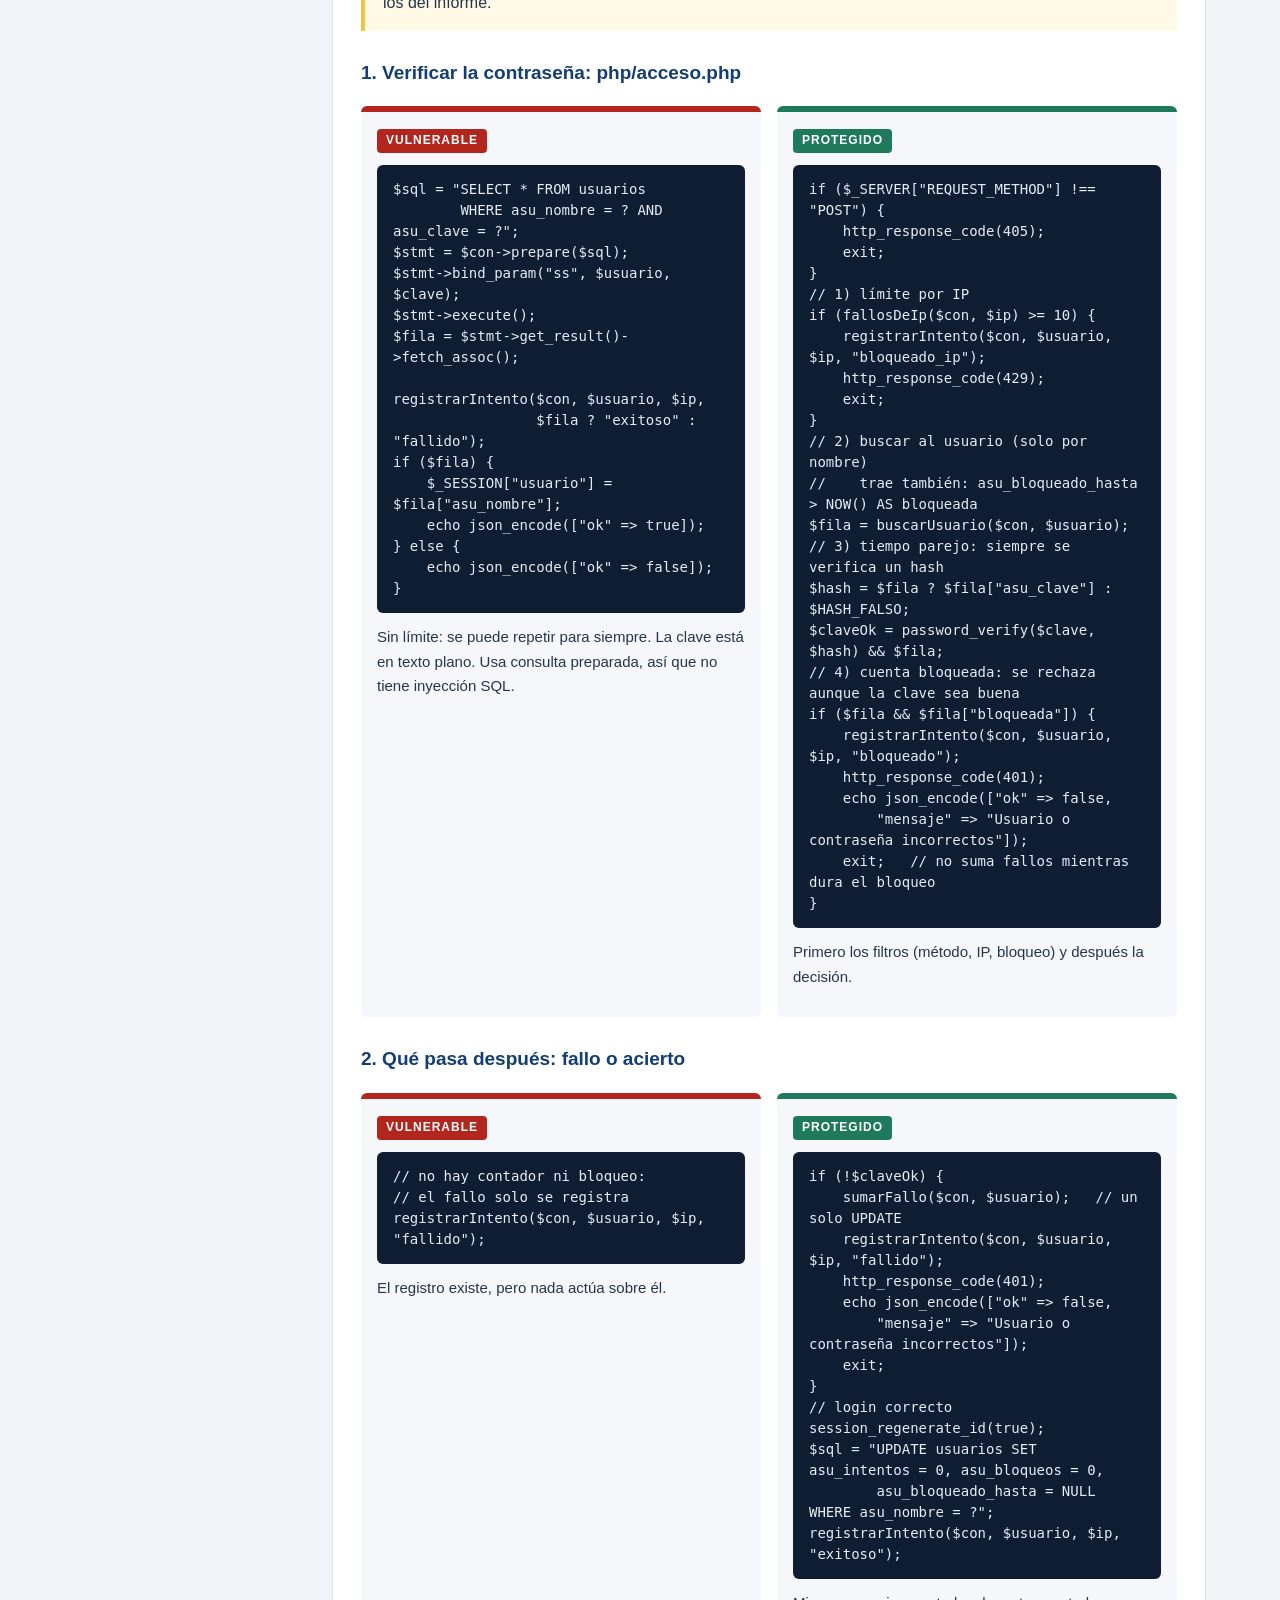
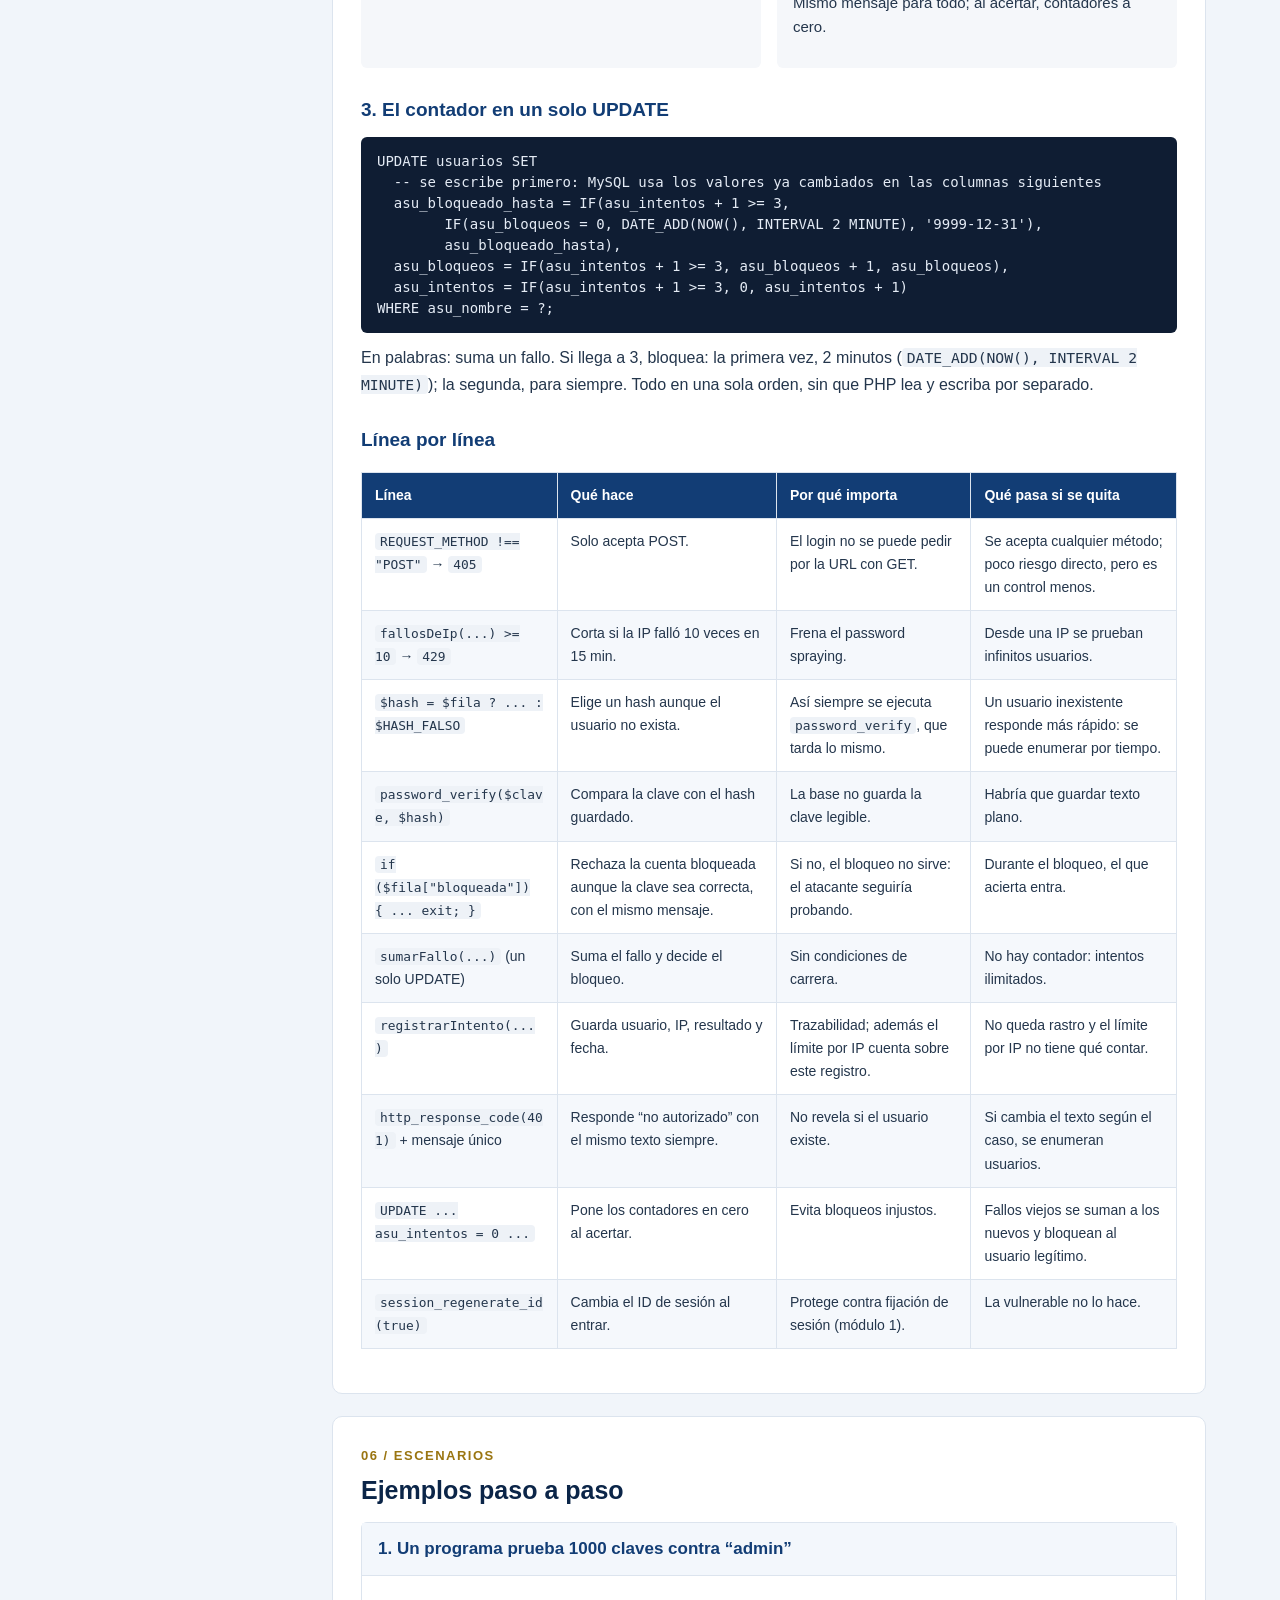
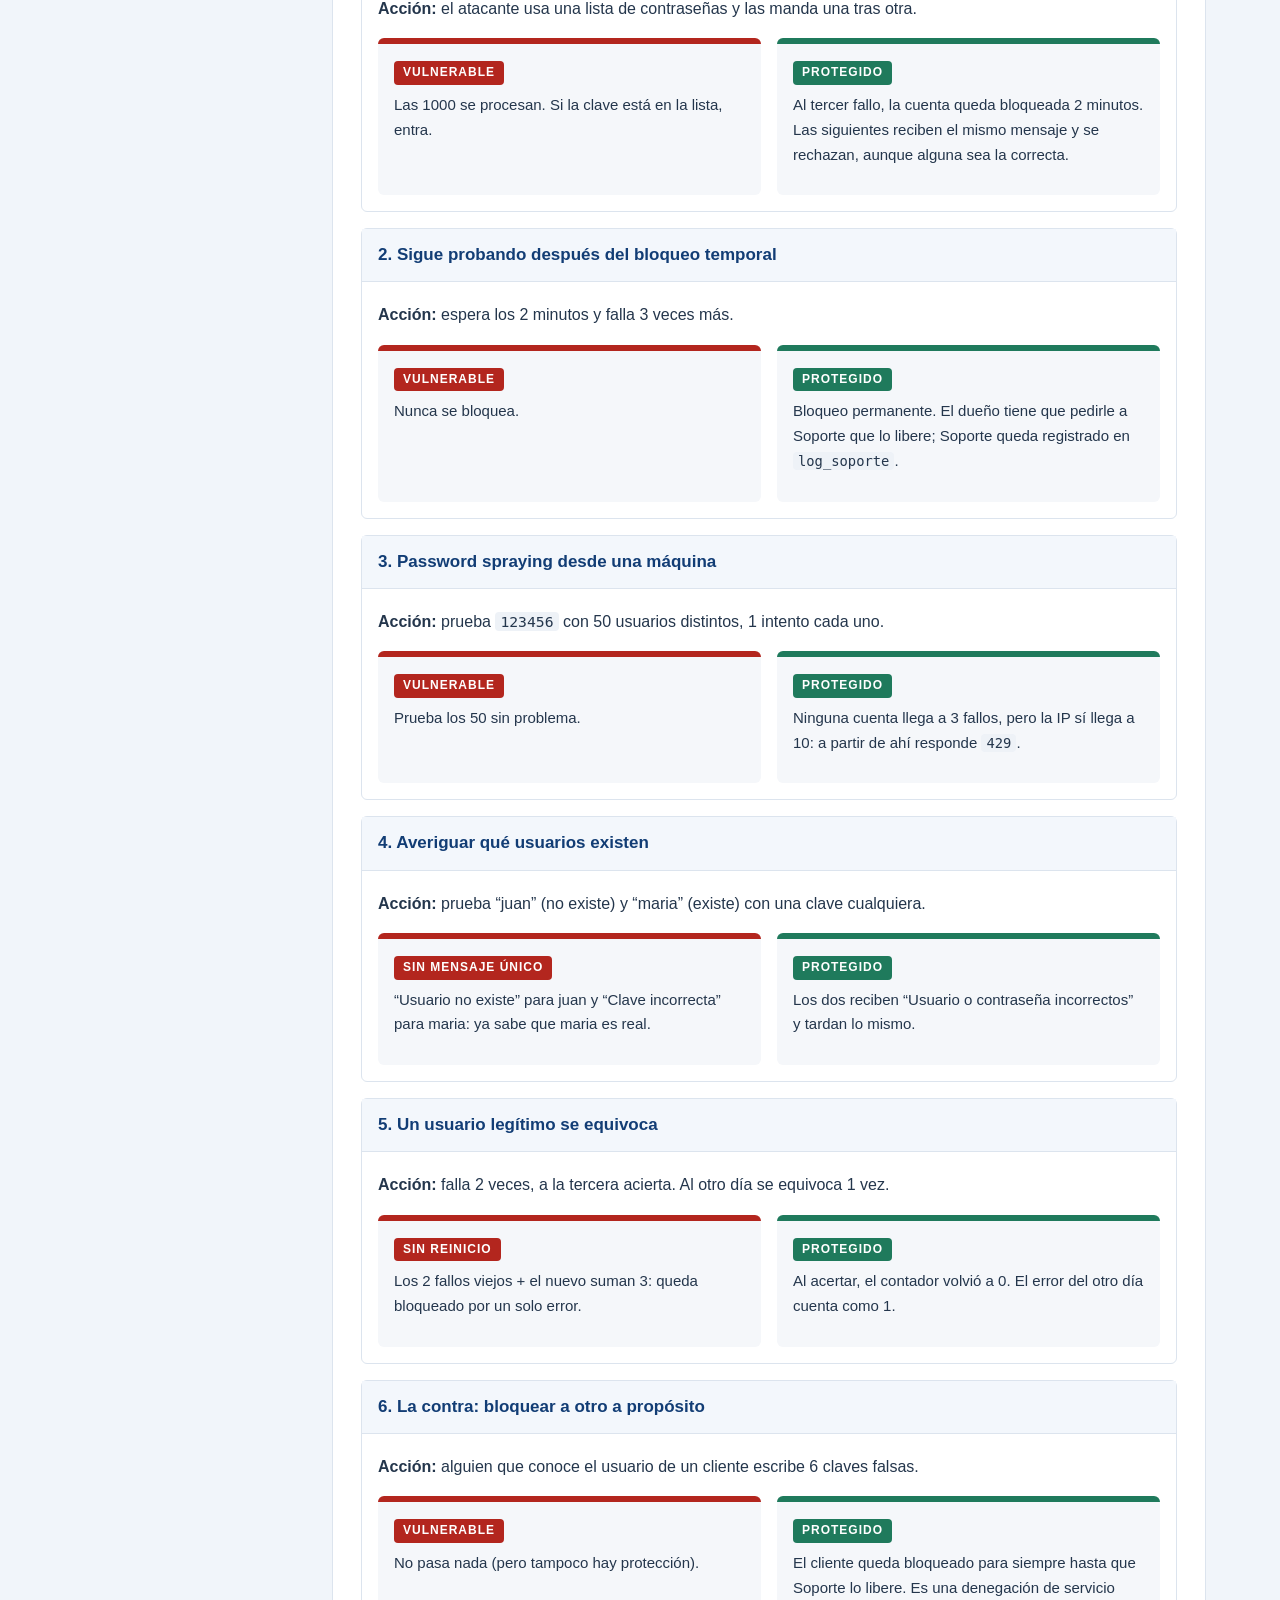
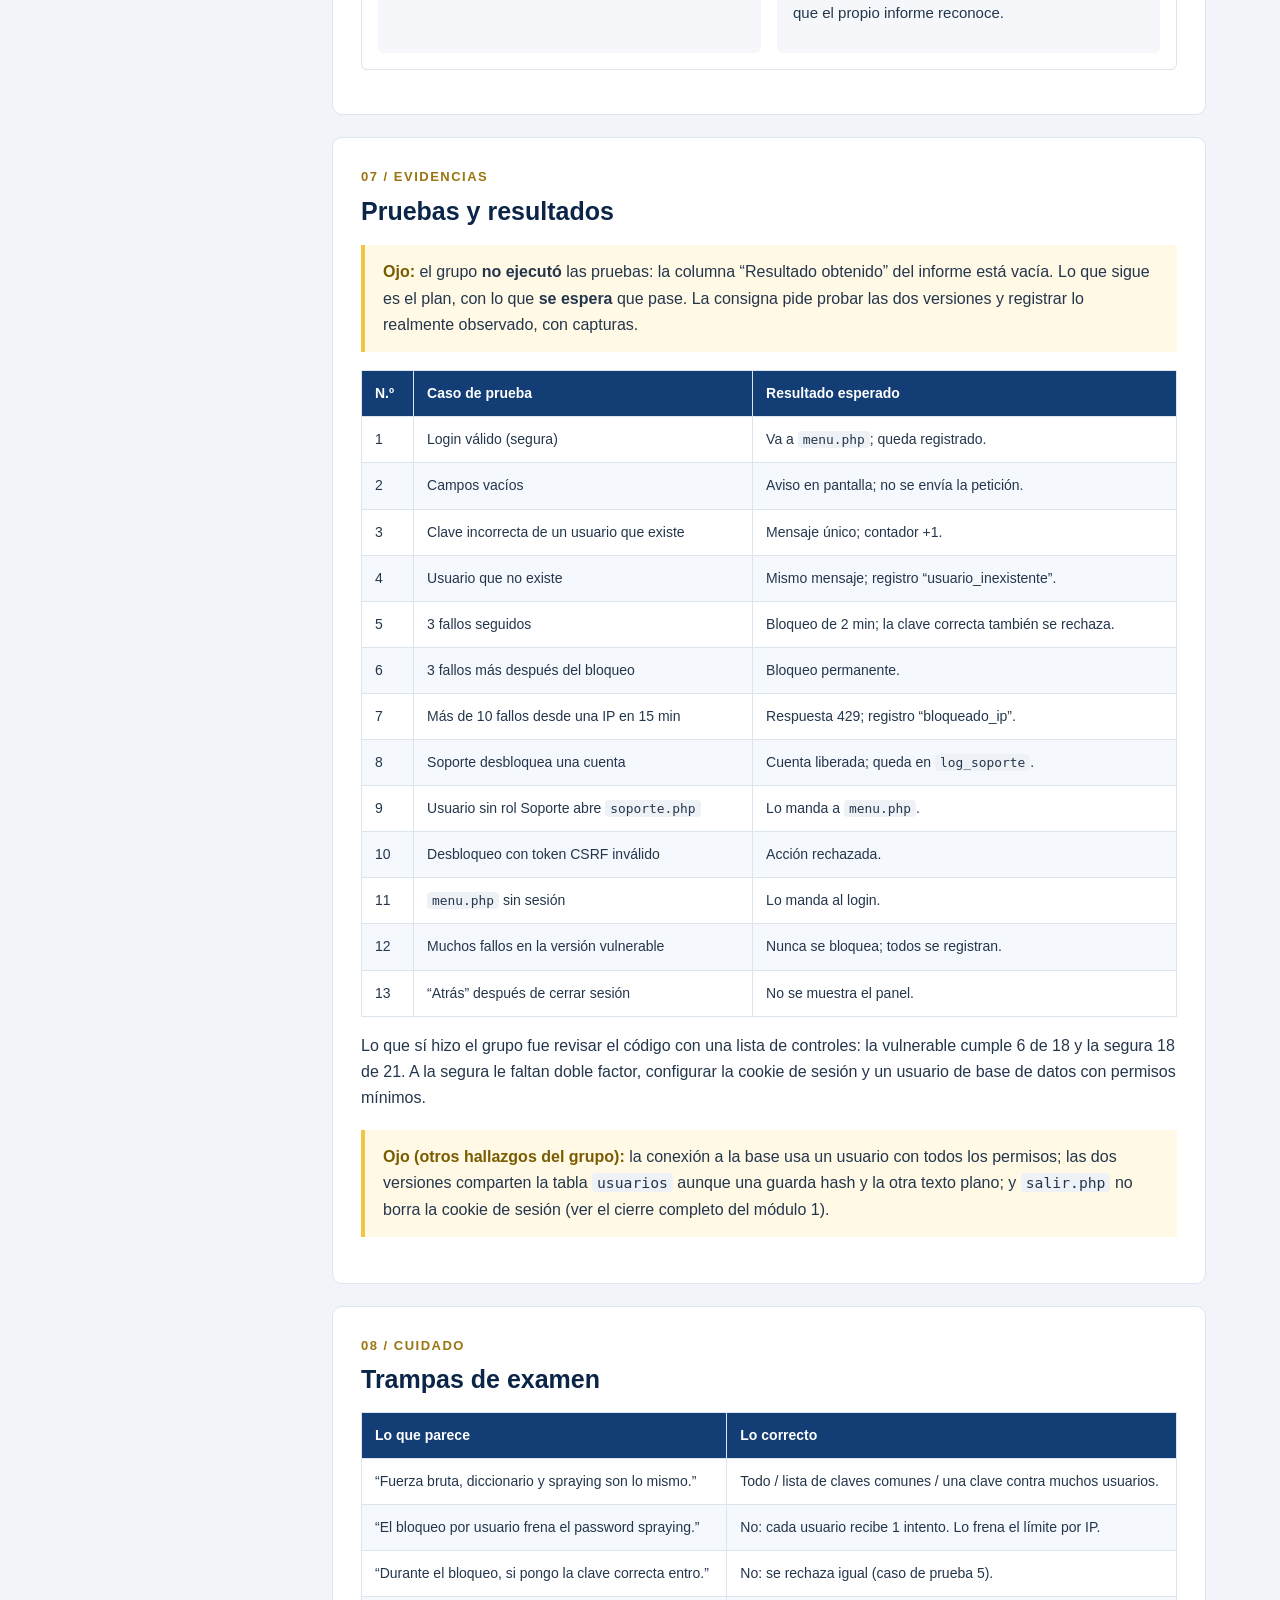
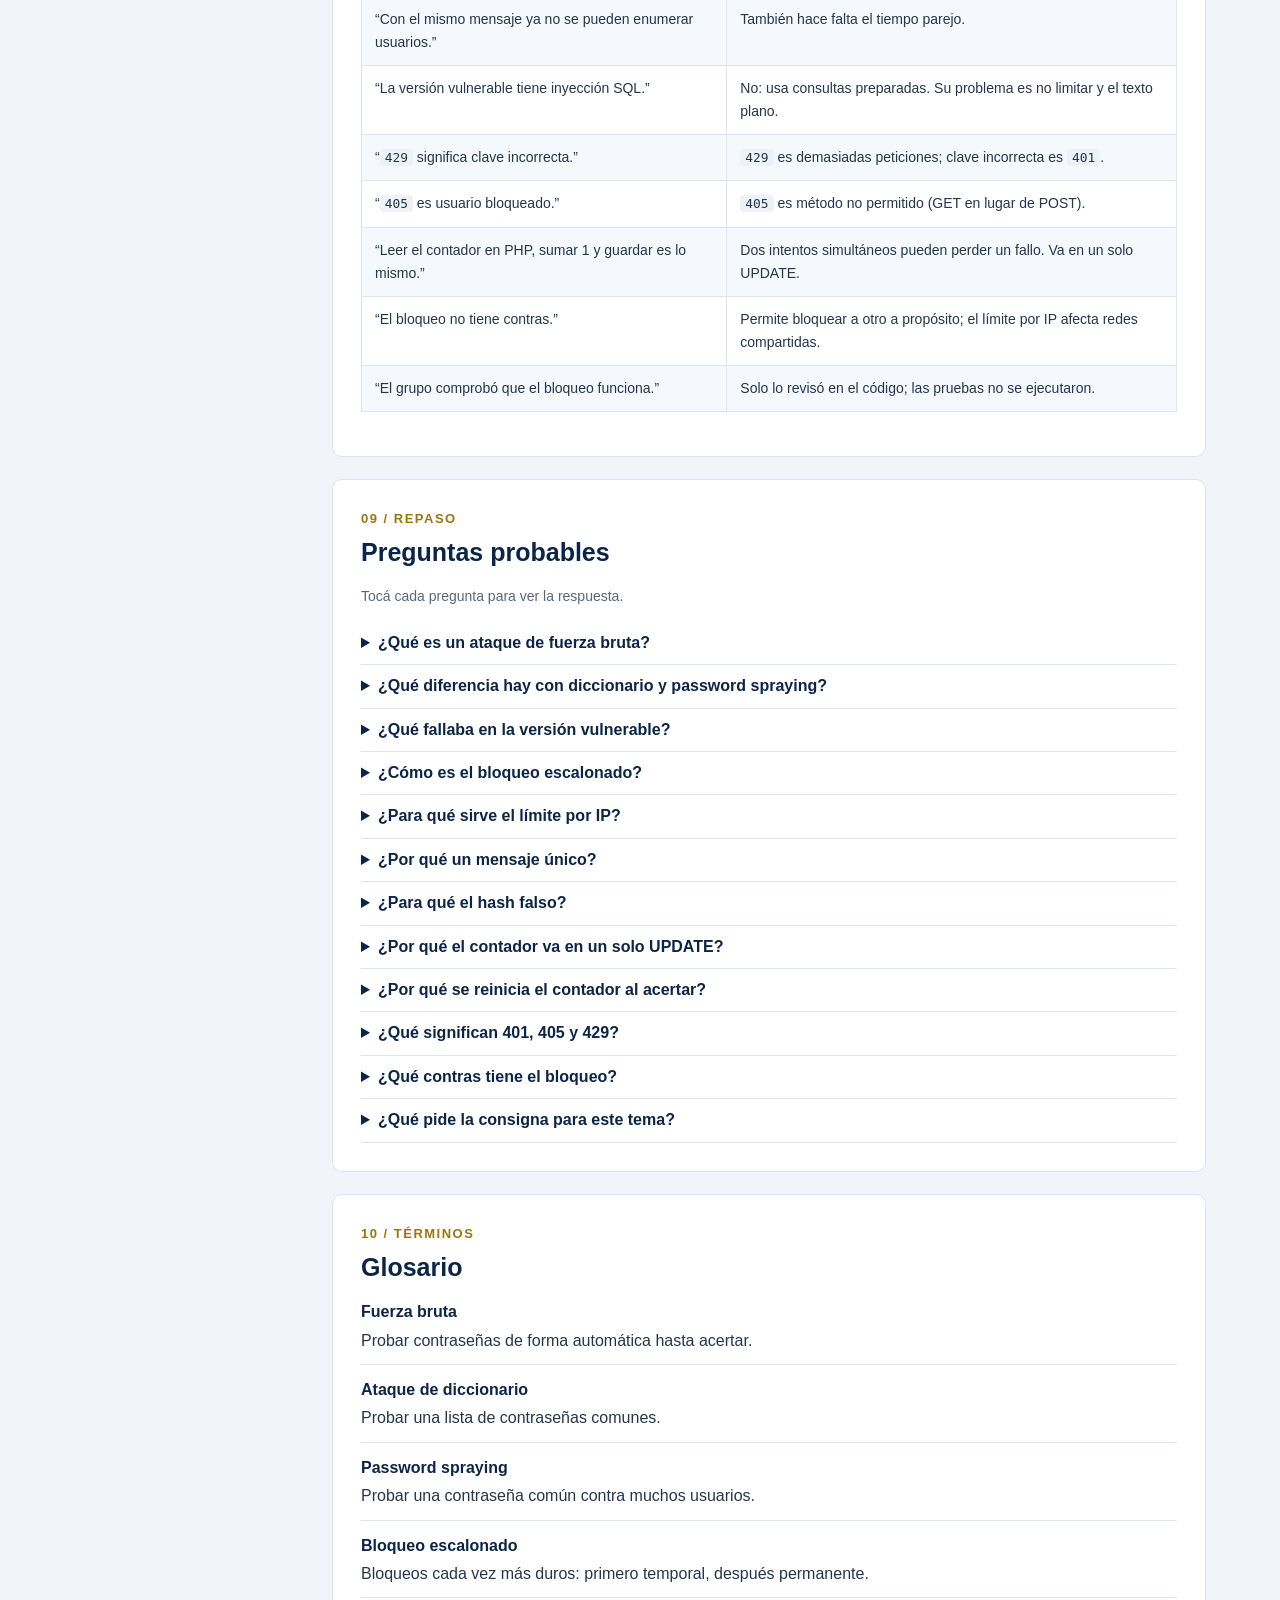
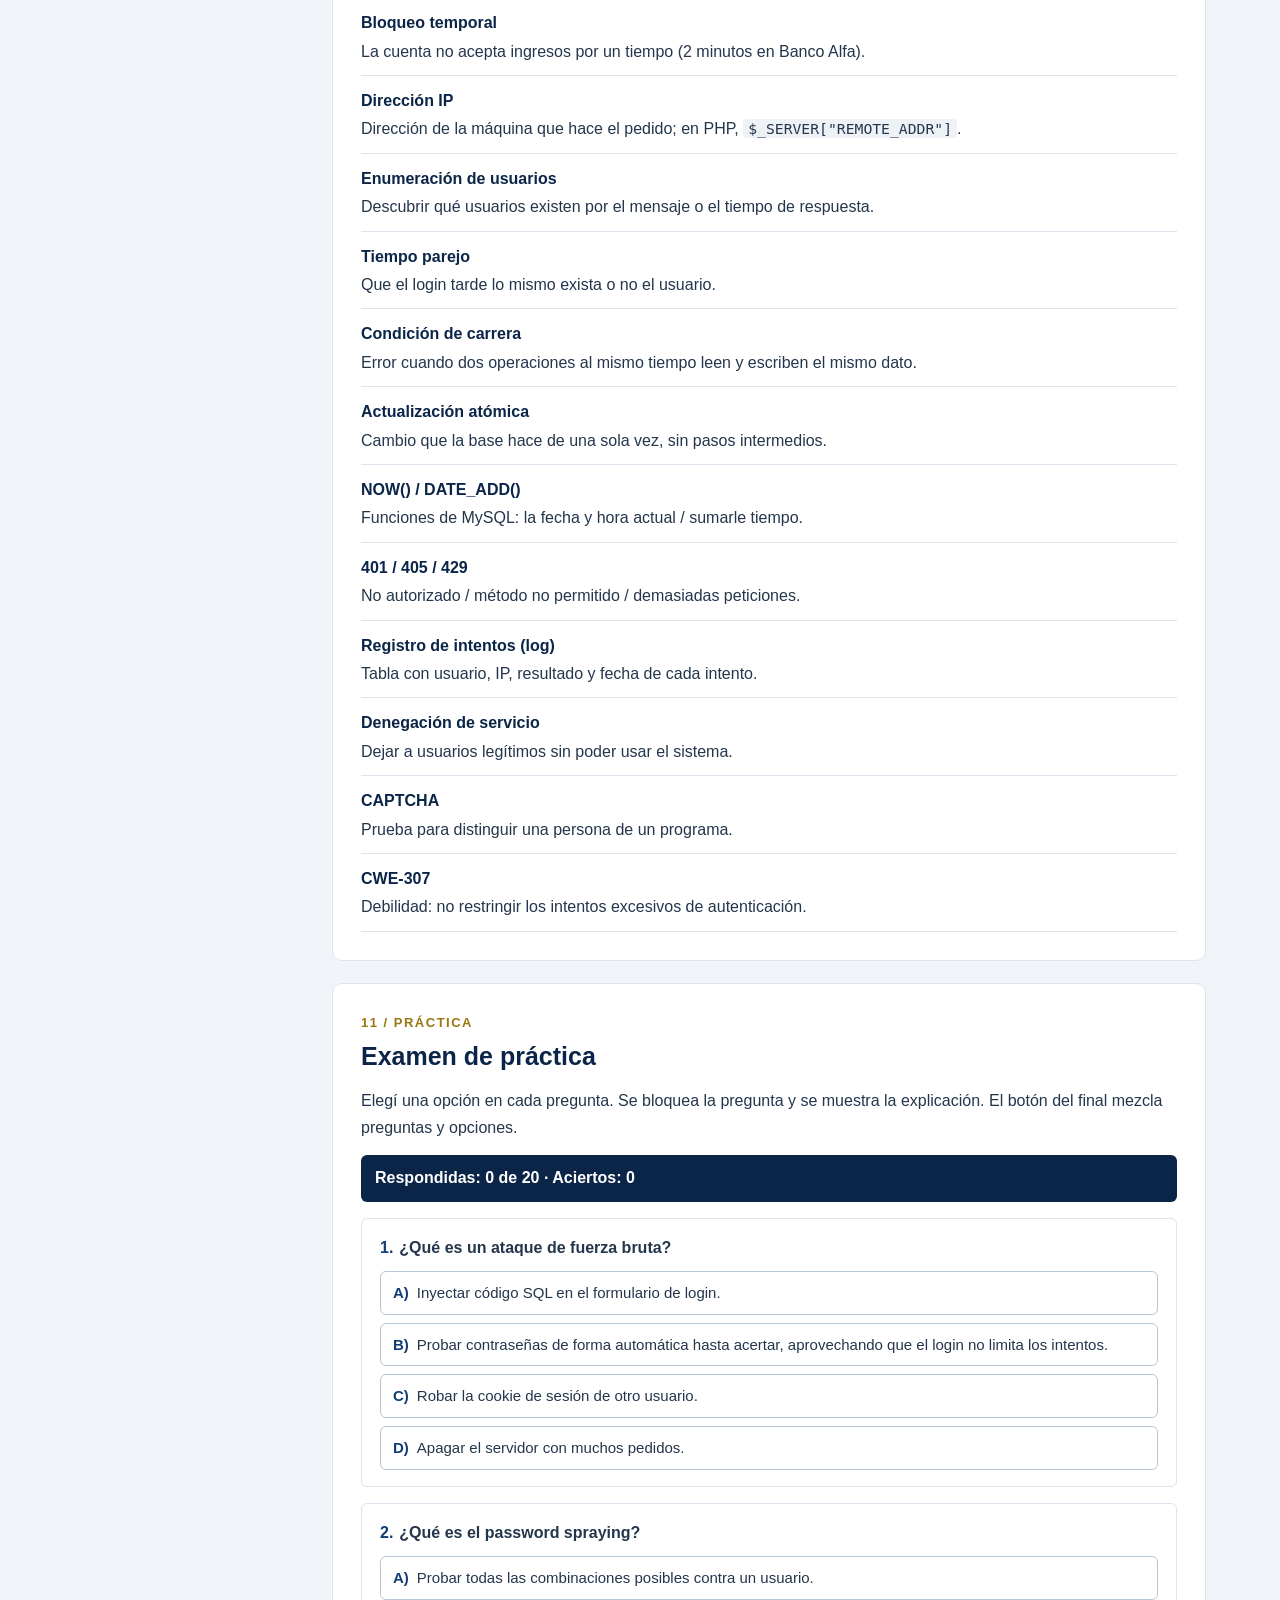
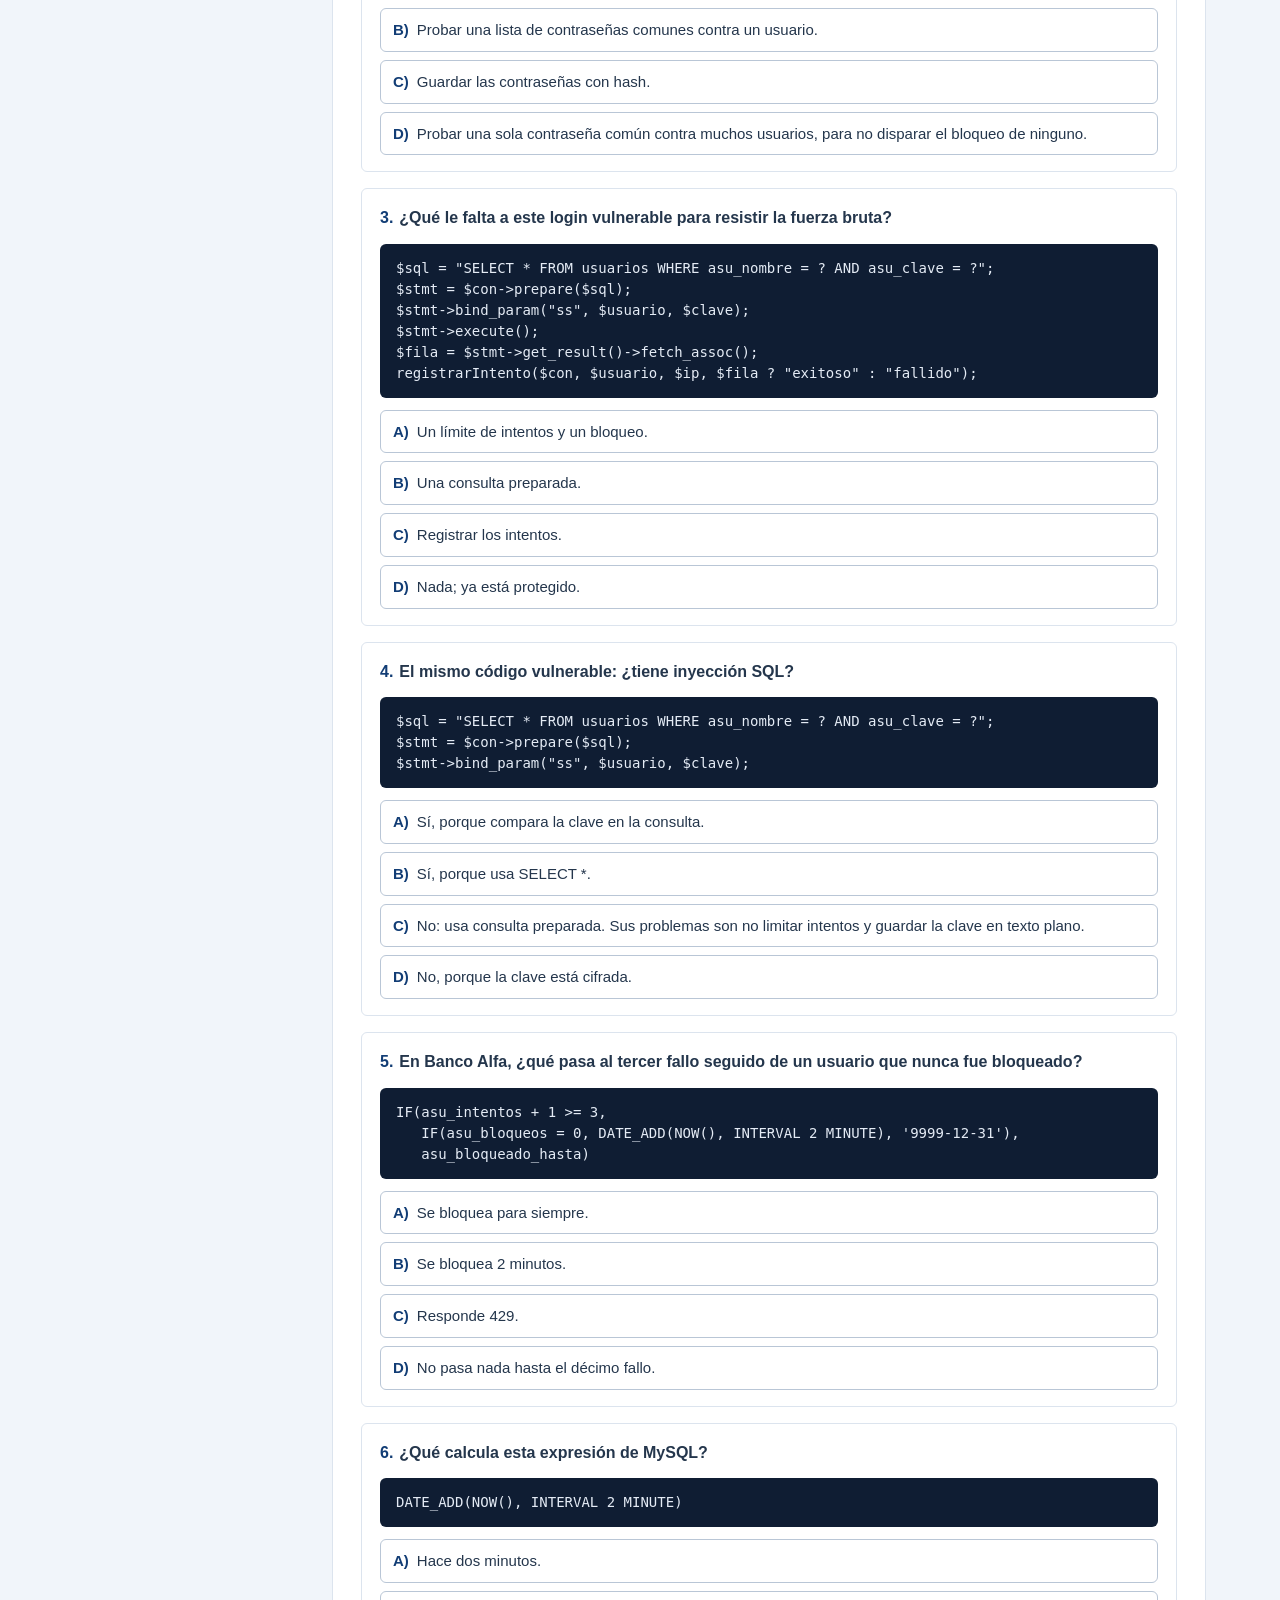
<file: modulo3_fuerza_bruta.html>
<!doctype html>
<html lang="es">
<head>
<meta charset="utf-8">
<meta name="viewport" content="width=device-width,initial-scale=1">
<title>Módulo 3 · Fuerza bruta</title>
<link rel="stylesheet" href="css/style.css">
</head>
<body>
<header>
  <div class="etiqueta">Programación · Seguridad informática · Módulo 3</div>
  <h1>Fuerza bruta</h1>
  <p>Qué pasa cuando un login deja probar contraseñas sin límite, y cómo se frena con contadores, bloqueos, límite por IP y un registro de intentos.</p>
  <div class="chips">
    <span class="chip">Informe 3 de 6</span>
    <span class="chip">Banco Alfa (ficticio)</span>
    <span class="chip">PHP · MySQL</span>
    <span class="chip">Examen: 20 preguntas</span>
  </div>
</header>

<div class="disposicion">
  <nav class="indice" aria-label="Contenido">
    <strong>CONTENIDO</strong>
    <a href="#esencial">01 · Lo esencial</a>
    <a href="#conceptos">02 · Conceptos</a>
    <a href="#caso">03 · El caso del grupo</a>
    <a href="#medidas">04 · Medidas de protección</a>
    <a href="#codigo">05 · El código explicado</a>
    <a href="#ejemplos">06 · Ejemplos paso a paso</a>
    <a href="#pruebas">07 · Pruebas y resultados</a>
    <a href="#trampas">08 · Trampas de examen</a>
    <a href="#preguntas">09 · Preguntas probables</a>
    <a href="#glosario">10 · Glosario</a>
    <a href="#practica">11 · Examen de práctica</a>
    <button type="button" class="boton-imprimir">Imprimir o guardar PDF</button>
    <a class="volver" href="index.html">Volver al inicio</a>
  </nav>

  <main>
    <!-- 01 Lo esencial -->
    <section id="esencial">
      <span class="numero">01 / EN 1 MINUTO</span>
      <h2>Lo esencial</h2>
      <ol class="esencial">
        <li>Fuerza bruta: probar contraseñas una tras otra, de forma automática, hasta acertar. Funciona si el login no pone límite.</li>
        <li>La versión vulnerable de Banco Alfa: intentos ilimitados, sin bloqueo y contraseñas en texto plano.</li>
        <li>Bloqueo escalonado por usuario: 3 fallos → 2 minutos bloqueado; 3 fallos más → bloqueo permanente, que solo libera Soporte.</li>
        <li>Límite por IP: más de 10 fallos en 15 minutos desde la misma dirección → respuesta <code>429</code> (demasiadas peticiones).</li>
        <li>Mensaje único y tiempo parejo: el atacante no puede saber si un usuario existe.</li>
        <li>Login correcto → contadores en cero. Cada intento queda registrado.</li>
        <li>La contra: un atacante puede bloquear a propósito la cuenta de otro, y el límite por IP puede afectar a toda una oficina.</li>
      </ol>
    </section>

    <!-- 02 Conceptos -->
    <section id="conceptos">
      <span class="numero">02 / TEORÍA</span>
      <h2>Conceptos</h2>

      <h3>1. Qué es un ataque de fuerza bruta</h3>
      <p>Es probar muchas contraseñas, con un programa, hasta que una funcione. Si el login no limita los intentos, tarde o temprano acierta. Hay dos variantes:</p>
      <ul>
        <li><strong>Diccionario:</strong> en lugar de probar todo, prueba una lista de contraseñas comunes (<code>123456</code>, <code>password</code>…).</li>
        <li><strong>Password spraying:</strong> prueba una sola contraseña común contra muchos usuarios, para no disparar el bloqueo de ninguno.</li>
      </ul>
      <div class="ejemplo"><b class="titulo">Comparación</b>Es como un candado de bicicleta de 3 números: si nadie te detiene, probás 000, 001, 002… y en algún momento abre.</div>

      <h3>2. Contador por usuario y bloqueo escalonado</h3>
      <p>El sistema cuenta los fallos de cada usuario. Al tercer fallo bloquea la cuenta 2 minutos (bloqueo temporal). Si vuelve a fallar 3 veces, el bloqueo es permanente y solo lo quita el personal de Soporte.</p>
<div class="tabla-contenedor">
        <table>
          <thead><tr><th>Estado de la cuenta</th><th>Cómo llega</th><th>Cómo sale</th></tr></thead>
          <tbody>
            <tr><td>Normal</td><td>—</td><td>—</td></tr>
            <tr><td>Bloqueo de 2 minutos</td><td>3 fallos seguidos</td><td>Pasan los 2 minutos, o Soporte la libera</td></tr>
            <tr><td>Bloqueo permanente</td><td>3 fallos más después del bloqueo temporal</td><td>Solo Soporte la libera</td></tr>
          </tbody>
        </table>
      </div>
      <p class="chico">Un login correcto pone todos los contadores en cero.</p>

      <h3>3. Límite por IP</h3>
      <p>La IP es la dirección de la máquina que hace el pedido. Si desde la misma IP hay más de 10 fallos en 15 minutos, el sistema responde <code>429</code> y no deja seguir. Sirve contra el password spraying, que cambia de usuario pero no de máquina.</p>
<pre><code>if ($fallosIp &gt;= 10) {
    http_response_code(429);   // demasiadas peticiones
    exit;
}</code></pre>

      <h3>4. Mensaje único y tiempo parejo</h3>
      <p>Si el login dice “el usuario no existe”, el atacante aprende qué usuarios son reales (enumeración de usuarios). Por eso hay un solo mensaje para todo: “Usuario o contraseña incorrectos”. Además, el sistema tarda lo mismo exista o no el usuario: si no existe, igual verifica un hash falso.</p>
      <div class="ejemplo"><b class="titulo">Situación</b>Si “usuario inexistente” responde en 1 ms y “clave incorrecta” en 230 ms, el atacante descubre los usuarios mirando el reloj, aunque el mensaje sea el mismo.</div>

      <h3>5. Contador en un solo UPDATE y fechas en MySQL</h3>
      <p>Si PHP lee el contador, le suma 1 y lo guarda, dos intentos al mismo tiempo pueden leer el mismo número y perder un fallo (condición de carrera). Haciendo la suma dentro de un solo <code>UPDATE</code>, MySQL la hace de una vez. Las fechas del bloqueo también las calcula MySQL con <code>NOW()</code> (ahora) y <code>DATE_ADD</code> (sumar tiempo), así guardar y comparar usan el mismo reloj.</p>
<pre><code>UPDATE usuarios SET asu_intentos = asu_intentos + 1 WHERE asu_nombre = ?;
-- bloqueado hasta: DATE_ADD(NOW(), INTERVAL 2 MINUTE)  →  ahora + 2 minutos</code></pre>

      <h3>6. Reinicio del contador y registro de intentos</h3>
      <p>Cuando el login es correcto, los contadores vuelven a cero; así un usuario que se equivocó ayer no queda bloqueado hoy por un solo error. Además, cada intento se guarda en la tabla <code>log_intentos</code> (usuario, IP, resultado y fecha). Ese registro sirve para ver ataques y para contar los fallos por IP.</p>
<pre><code>registrarIntento($con, $usuario, $ip, "fallido");</code></pre>
    </section>

    <!-- 03 El caso -->
    <section id="caso">
      <span class="numero">03 / EL INFORME</span>
      <h2>El caso del grupo</h2>
      <div class="tabla-contenedor">
        <table>
          <tbody>
            <tr><td><strong>Empresa</strong></td><td>Banco Alfa (ficticio). Maneja datos personales y económicos.</td></tr>
            <tr><td><strong>Sistema</strong></td><td>PHP, JavaScript y MySQL. El login envía los datos con <code>fetch</code> a <code>php/acceso.php</code>, que responde en JSON. Dos carpetas: <code>banco_vulnerable</code> y <code>banco_seguro</code>. La segura agrega <code>php/soporte.php</code> para desbloquear cuentas.</td></tr>
            <tr><td><strong>Qué fallaba</strong></td><td>Intentos ilimitados por usuario y por IP, sin bloqueo, contraseña comparada en texto plano y sin regenerar el ID de sesión.</td></tr>
            <tr><td><strong>Riesgo</strong></td><td>Un programa puede probar contraseñas sin parar hasta entrar a una cuenta bancaria.</td></tr>
          </tbody>
        </table>
      </div>
    </section>

    <!-- 04 Medidas -->
    <section id="medidas">
      <span class="numero">04 / PROTECCIÓN</span>
      <h2>Las medidas de protección</h2>
      <div class="tabla-contenedor">
        <table>
          <thead><tr><th>Medida</th><th>Contra qué protege</th></tr></thead>
          <tbody>
            <tr><td>Bloqueo escalonado por usuario (3 → 2 min; 3 más → permanente)</td><td>Fuerza bruta contra una cuenta.</td></tr>
            <tr><td>Límite por IP (10 fallos en 15 min → 429)</td><td>Password spraying y barrido de usuarios.</td></tr>
            <tr><td>Mensaje único</td><td>Saber qué usuarios existen.</td></tr>
            <tr><td>Tiempo parejo (hash falso)</td><td>Saber qué usuarios existen midiendo el tiempo.</td></tr>
            <tr><td>Contador en un solo UPDATE</td><td>Perder fallos por intentos simultáneos.</td></tr>
            <tr><td>Fechas con <code>NOW()</code> / <code>DATE_ADD</code></td><td>Desfase de hora entre PHP y MySQL.</td></tr>
            <tr><td>Reinicio tras login correcto</td><td>Bloqueos injustos a usuarios legítimos.</td></tr>
            <tr><td>Registro de intentos</td><td>No saber qué pasó (falta de trazabilidad).</td></tr>
            <tr><td><code>password_verify</code> contra un hash</td><td>Leer las claves si se filtra la base.</td></tr>
          </tbody>
        </table>
      </div>

      <h3>Códigos HTTP que aparecen</h3>
      <div class="tabla-contenedor">
        <table>
          <thead><tr><th>Código</th><th>Nombre</th><th>Cuándo lo usa Banco Alfa</th></tr></thead>
          <tbody>
            <tr><td><code>401</code></td><td>Unauthorized (no autorizado)</td><td>Credenciales incorrectas o cuenta bloqueada (con el mensaje único).</td></tr>
            <tr><td><code>405</code></td><td>Method Not Allowed (método no permitido)</td><td>Se pide <code>acceso.php</code> con GET en lugar de POST.</td></tr>
            <tr><td><code>429</code></td><td>Too Many Requests (demasiadas peticiones)</td><td>Más de 10 fallos desde una IP en 15 minutos.</td></tr>
          </tbody>
        </table>
      </div>

      <div class="nota"><strong>La contra del bloqueo:</strong> cualquiera puede escribir mal 6 veces la clave de otro usuario y dejarlo bloqueado (es una denegación de servicio). Y el límite por IP usa <code>REMOTE_ADDR</code>: en una oficina o red compartida, todos salen con la misma IP, así que los fallos de uno pueden dejar a todos con <code>429</code>. El grupo sugiere evaluar CAPTCHA, retardos progresivos o avisos.</div>

      <h3>Lo que pide la consigna para este tema</h3>
      <div class="tabla-contenedor">
        <table>
          <thead><tr><th>Consigna</th><th>Cómo lo cumple Banco Alfa</th></tr></thead>
          <tbody>
            <tr><td>Limitación de intentos</td><td>Contador por usuario y límite por IP.</td></tr>
            <tr><td>Espera progresiva o bloqueo temporal</td><td>Bloqueo de 2 minutos y después permanente (escalonado).</td></tr>
            <tr><td>Registro de intentos</td><td>Tabla <code>log_intentos</code> con usuario, IP, resultado y fecha.</td></tr>
          </tbody>
        </table>
      </div>
    </section>

    <!-- 05 Código -->
    <section id="codigo">
      <span class="numero">05 / CÓDIGO</span>
      <h2>El código explicado</h2>
      <div class="ojo"><strong>Ojo:</strong> el informe no trae fragmentos de código. Todo el código de esta sección es <strong>ilustrativo</strong>: se armó a partir de lo que el informe describe (tablas, columnas, límites y códigos HTTP). Los nombres de columnas (<code>asu_intentos</code>, <code>asu_bloqueos</code>, <code>asu_bloqueado_hasta</code>) y de la función <code>registrarIntento()</code> sí son los del informe.</div>

      <h3>1. Verificar la contraseña: php/acceso.php</h3>
      <div class="comparacion">
        <div class="version"><span class="franja">Vulnerable</span>
<pre><code>$sql = "SELECT * FROM usuarios
        WHERE asu_nombre = ? AND asu_clave = ?";
$stmt = $con-&gt;prepare($sql);
$stmt-&gt;bind_param("ss", $usuario, $clave);
$stmt-&gt;execute();
$fila = $stmt-&gt;get_result()-&gt;fetch_assoc();

registrarIntento($con, $usuario, $ip,
                 $fila ? "exitoso" : "fallido");
if ($fila) {
    $_SESSION["usuario"] = $fila["asu_nombre"];
    echo json_encode(["ok" =&gt; true]);
} else {
    echo json_encode(["ok" =&gt; false]);
}</code></pre>
          <p>Sin límite: se puede repetir para siempre. La clave está en texto plano. Usa consulta preparada, así que no tiene inyección SQL.</p>
        </div>
        <div class="version protegido"><span class="franja">Protegido</span>
<pre><code>if ($_SERVER["REQUEST_METHOD"] !== "POST") {
    http_response_code(405);
    exit;
}
// 1) límite por IP
if (fallosDeIp($con, $ip) &gt;= 10) {
    registrarIntento($con, $usuario, $ip, "bloqueado_ip");
    http_response_code(429);
    exit;
}
// 2) buscar al usuario (solo por nombre)
//    trae también: asu_bloqueado_hasta &gt; NOW() AS bloqueada
$fila = buscarUsuario($con, $usuario);
// 3) tiempo parejo: siempre se verifica un hash
$hash = $fila ? $fila["asu_clave"] : $HASH_FALSO;
$claveOk = password_verify($clave, $hash) &amp;&amp; $fila;
// 4) cuenta bloqueada: se rechaza aunque la clave sea buena
if ($fila &amp;&amp; $fila["bloqueada"]) {
    registrarIntento($con, $usuario, $ip, "bloqueado");
    http_response_code(401);
    echo json_encode(["ok" =&gt; false,
        "mensaje" =&gt; "Usuario o contraseña incorrectos"]);
    exit;   // no suma fallos mientras dura el bloqueo
}</code></pre>
          <p>Primero los filtros (método, IP, bloqueo) y después la decisión.</p>
        </div>
      </div>

      <h3>2. Qué pasa después: fallo o acierto</h3>
      <div class="comparacion">
        <div class="version"><span class="franja">Vulnerable</span>
<pre><code>// no hay contador ni bloqueo:
// el fallo solo se registra
registrarIntento($con, $usuario, $ip, "fallido");</code></pre>
          <p>El registro existe, pero nada actúa sobre él.</p>
        </div>
        <div class="version protegido"><span class="franja">Protegido</span>
<pre><code>if (!$claveOk) {
    sumarFallo($con, $usuario);   // un solo UPDATE
    registrarIntento($con, $usuario, $ip, "fallido");
    http_response_code(401);
    echo json_encode(["ok" =&gt; false,
        "mensaje" =&gt; "Usuario o contraseña incorrectos"]);
    exit;
}
// login correcto
session_regenerate_id(true);
$sql = "UPDATE usuarios SET asu_intentos = 0, asu_bloqueos = 0,
        asu_bloqueado_hasta = NULL WHERE asu_nombre = ?";
registrarIntento($con, $usuario, $ip, "exitoso");</code></pre>
          <p>Mismo mensaje para todo; al acertar, contadores a cero.</p>
        </div>
      </div>

      <h3>3. El contador en un solo UPDATE</h3>
<pre><code>UPDATE usuarios SET
  -- se escribe primero: MySQL usa los valores ya cambiados en las columnas siguientes
  asu_bloqueado_hasta = IF(asu_intentos + 1 &gt;= 3,
        IF(asu_bloqueos = 0, DATE_ADD(NOW(), INTERVAL 2 MINUTE), '9999-12-31'),
        asu_bloqueado_hasta),
  asu_bloqueos = IF(asu_intentos + 1 &gt;= 3, asu_bloqueos + 1, asu_bloqueos),
  asu_intentos = IF(asu_intentos + 1 &gt;= 3, 0, asu_intentos + 1)
WHERE asu_nombre = ?;</code></pre>
      <p>En palabras: suma un fallo. Si llega a 3, bloquea: la primera vez, 2 minutos (<code>DATE_ADD(NOW(), INTERVAL 2 MINUTE)</code>); la segunda, para siempre. Todo en una sola orden, sin que PHP lea y escriba por separado.</p>

      <h3>Línea por línea</h3>
      <div class="tabla-contenedor">
        <table class="tabla-lineas">
          <thead><tr><th>Línea</th><th>Qué hace</th><th>Por qué importa</th><th>Qué pasa si se quita</th></tr></thead>
          <tbody>
            <tr><td><code>REQUEST_METHOD !== "POST"</code> → <code>405</code></td><td>Solo acepta POST.</td><td>El login no se puede pedir por la URL con GET.</td><td>Se acepta cualquier método; poco riesgo directo, pero es un control menos.</td></tr>
            <tr><td><code>fallosDeIp(...) &gt;= 10</code> → <code>429</code></td><td>Corta si la IP falló 10 veces en 15 min.</td><td>Frena el password spraying.</td><td>Desde una IP se prueban infinitos usuarios.</td></tr>
            <tr><td><code>$hash = $fila ? ... : $HASH_FALSO</code></td><td>Elige un hash aunque el usuario no exista.</td><td>Así siempre se ejecuta <code>password_verify</code>, que tarda lo mismo.</td><td>Un usuario inexistente responde más rápido: se puede enumerar por tiempo.</td></tr>
            <tr><td><code>password_verify($clave, $hash)</code></td><td>Compara la clave con el hash guardado.</td><td>La base no guarda la clave legible.</td><td>Habría que guardar texto plano.</td></tr>
            <tr><td><code>if ($fila["bloqueada"]) { ... exit; }</code></td><td>Rechaza la cuenta bloqueada aunque la clave sea correcta, con el mismo mensaje.</td><td>Si no, el bloqueo no sirve: el atacante seguiría probando.</td><td>Durante el bloqueo, el que acierta entra.</td></tr>
            <tr><td><code>sumarFallo(...)</code> (un solo UPDATE)</td><td>Suma el fallo y decide el bloqueo.</td><td>Sin condiciones de carrera.</td><td>No hay contador: intentos ilimitados.</td></tr>
            <tr><td><code>registrarIntento(...)</code></td><td>Guarda usuario, IP, resultado y fecha.</td><td>Trazabilidad; además el límite por IP cuenta sobre este registro.</td><td>No queda rastro y el límite por IP no tiene qué contar.</td></tr>
            <tr><td><code>http_response_code(401)</code> + mensaje único</td><td>Responde “no autorizado” con el mismo texto siempre.</td><td>No revela si el usuario existe.</td><td>Si cambia el texto según el caso, se enumeran usuarios.</td></tr>
            <tr><td><code>UPDATE ... asu_intentos = 0 ...</code></td><td>Pone los contadores en cero al acertar.</td><td>Evita bloqueos injustos.</td><td>Fallos viejos se suman a los nuevos y bloquean al usuario legítimo.</td></tr>
            <tr><td><code>session_regenerate_id(true)</code></td><td>Cambia el ID de sesión al entrar.</td><td>Protege contra fijación de sesión (módulo 1).</td><td>La vulnerable no lo hace.</td></tr>
          </tbody>
        </table>
      </div>
    </section>

    <!-- 06 Ejemplos -->
    <section id="ejemplos">
      <span class="numero">06 / ESCENARIOS</span>
      <h2>Ejemplos paso a paso</h2>

      <div class="escenario">
        <h3>1. Un programa prueba 1000 claves contra “admin”</h3>
        <p class="accion"><strong>Acción:</strong> el atacante usa una lista de contraseñas y las manda una tras otra.</p>
        <div class="comparacion">
          <div class="version"><span class="franja">Vulnerable</span><p>Las 1000 se procesan. Si la clave está en la lista, entra.</p></div>
          <div class="version protegido"><span class="franja">Protegido</span><p>Al tercer fallo, la cuenta queda bloqueada 2 minutos. Las siguientes reciben el mismo mensaje y se rechazan, aunque alguna sea la correcta.</p></div>
        </div>
      </div>

      <div class="escenario">
        <h3>2. Sigue probando después del bloqueo temporal</h3>
        <p class="accion"><strong>Acción:</strong> espera los 2 minutos y falla 3 veces más.</p>
        <div class="comparacion">
          <div class="version"><span class="franja">Vulnerable</span><p>Nunca se bloquea.</p></div>
          <div class="version protegido"><span class="franja">Protegido</span><p>Bloqueo permanente. El dueño tiene que pedirle a Soporte que lo libere; Soporte queda registrado en <code>log_soporte</code>.</p></div>
        </div>
      </div>

      <div class="escenario">
        <h3>3. Password spraying desde una máquina</h3>
        <p class="accion"><strong>Acción:</strong> prueba <code>123456</code> con 50 usuarios distintos, 1 intento cada uno.</p>
        <div class="comparacion">
          <div class="version"><span class="franja">Vulnerable</span><p>Prueba los 50 sin problema.</p></div>
          <div class="version protegido"><span class="franja">Protegido</span><p>Ninguna cuenta llega a 3 fallos, pero la IP sí llega a 10: a partir de ahí responde <code>429</code>.</p></div>
        </div>
      </div>

      <div class="escenario">
        <h3>4. Averiguar qué usuarios existen</h3>
        <p class="accion"><strong>Acción:</strong> prueba “juan” (no existe) y “maria” (existe) con una clave cualquiera.</p>
        <div class="comparacion">
          <div class="version"><span class="franja">Sin mensaje único</span><p>“Usuario no existe” para juan y “Clave incorrecta” para maria: ya sabe que maria es real.</p></div>
          <div class="version protegido"><span class="franja">Protegido</span><p>Los dos reciben “Usuario o contraseña incorrectos” y tardan lo mismo.</p></div>
        </div>
      </div>

      <div class="escenario">
        <h3>5. Un usuario legítimo se equivoca</h3>
        <p class="accion"><strong>Acción:</strong> falla 2 veces, a la tercera acierta. Al otro día se equivoca 1 vez.</p>
        <div class="comparacion">
          <div class="version"><span class="franja">Sin reinicio</span><p>Los 2 fallos viejos + el nuevo suman 3: queda bloqueado por un solo error.</p></div>
          <div class="version protegido"><span class="franja">Protegido</span><p>Al acertar, el contador volvió a 0. El error del otro día cuenta como 1.</p></div>
        </div>
      </div>

      <div class="escenario">
        <h3>6. La contra: bloquear a otro a propósito</h3>
        <p class="accion"><strong>Acción:</strong> alguien que conoce el usuario de un cliente escribe 6 claves falsas.</p>
        <div class="comparacion">
          <div class="version"><span class="franja">Vulnerable</span><p>No pasa nada (pero tampoco hay protección).</p></div>
          <div class="version protegido"><span class="franja">Protegido</span><p>El cliente queda bloqueado para siempre hasta que Soporte lo libere. Es una denegación de servicio que el propio informe reconoce.</p></div>
        </div>
      </div>
    </section>

    <!-- 07 Pruebas -->
    <section id="pruebas">
      <span class="numero">07 / EVIDENCIAS</span>
      <h2>Pruebas y resultados</h2>
      <div class="ojo"><strong>Ojo:</strong> el grupo <strong>no ejecutó</strong> las pruebas: la columna “Resultado obtenido” del informe está vacía. Lo que sigue es el plan, con lo que <strong>se espera</strong> que pase. La consigna pide probar las dos versiones y registrar lo realmente observado, con capturas.</div>
      <div class="tabla-contenedor">
        <table>
          <thead><tr><th>N.º</th><th>Caso de prueba</th><th>Resultado esperado</th></tr></thead>
          <tbody>
            <tr><td>1</td><td>Login válido (segura)</td><td>Va a <code>menu.php</code>; queda registrado.</td></tr>
            <tr><td>2</td><td>Campos vacíos</td><td>Aviso en pantalla; no se envía la petición.</td></tr>
            <tr><td>3</td><td>Clave incorrecta de un usuario que existe</td><td>Mensaje único; contador +1.</td></tr>
            <tr><td>4</td><td>Usuario que no existe</td><td>Mismo mensaje; registro “usuario_inexistente”.</td></tr>
            <tr><td>5</td><td>3 fallos seguidos</td><td>Bloqueo de 2 min; la clave correcta también se rechaza.</td></tr>
            <tr><td>6</td><td>3 fallos más después del bloqueo</td><td>Bloqueo permanente.</td></tr>
            <tr><td>7</td><td>Más de 10 fallos desde una IP en 15 min</td><td>Respuesta 429; registro “bloqueado_ip”.</td></tr>
            <tr><td>8</td><td>Soporte desbloquea una cuenta</td><td>Cuenta liberada; queda en <code>log_soporte</code>.</td></tr>
            <tr><td>9</td><td>Usuario sin rol Soporte abre <code>soporte.php</code></td><td>Lo manda a <code>menu.php</code>.</td></tr>
            <tr><td>10</td><td>Desbloqueo con token CSRF inválido</td><td>Acción rechazada.</td></tr>
            <tr><td>11</td><td><code>menu.php</code> sin sesión</td><td>Lo manda al login.</td></tr>
            <tr><td>12</td><td>Muchos fallos en la versión vulnerable</td><td>Nunca se bloquea; todos se registran.</td></tr>
            <tr><td>13</td><td>“Atrás” después de cerrar sesión</td><td>No se muestra el panel.</td></tr>
          </tbody>
        </table>
      </div>
      <p>Lo que sí hizo el grupo fue revisar el código con una lista de controles: la vulnerable cumple 6 de 18 y la segura 18 de 21. A la segura le faltan doble factor, configurar la cookie de sesión y un usuario de base de datos con permisos mínimos.</p>
      <div class="ojo"><strong>Ojo (otros hallazgos del grupo):</strong> la conexión a la base usa un usuario con todos los permisos; las dos versiones comparten la tabla <code>usuarios</code> aunque una guarda hash y la otra texto plano; y <code>salir.php</code> no borra la cookie de sesión (ver el cierre completo del módulo 1).</div>
    </section>

    <!-- 08 Trampas -->
    <section id="trampas">
      <span class="numero">08 / CUIDADO</span>
      <h2>Trampas de examen</h2>
      <div class="tabla-contenedor">
        <table>
          <thead><tr><th>Lo que parece</th><th>Lo correcto</th></tr></thead>
          <tbody>
            <tr><td>“Fuerza bruta, diccionario y spraying son lo mismo.”</td><td>Todo / lista de claves comunes / una clave contra muchos usuarios.</td></tr>
            <tr><td>“El bloqueo por usuario frena el password spraying.”</td><td>No: cada usuario recibe 1 intento. Lo frena el límite por IP.</td></tr>
            <tr><td>“Durante el bloqueo, si pongo la clave correcta entro.”</td><td>No: se rechaza igual (caso de prueba 5).</td></tr>
            <tr><td>“Con el mismo mensaje ya no se pueden enumerar usuarios.”</td><td>También hace falta el tiempo parejo.</td></tr>
            <tr><td>“La versión vulnerable tiene inyección SQL.”</td><td>No: usa consultas preparadas. Su problema es no limitar y el texto plano.</td></tr>
            <tr><td>“<code>429</code> significa clave incorrecta.”</td><td><code>429</code> es demasiadas peticiones; clave incorrecta es <code>401</code>.</td></tr>
            <tr><td>“<code>405</code> es usuario bloqueado.”</td><td><code>405</code> es método no permitido (GET en lugar de POST).</td></tr>
            <tr><td>“Leer el contador en PHP, sumar 1 y guardar es lo mismo.”</td><td>Dos intentos simultáneos pueden perder un fallo. Va en un solo UPDATE.</td></tr>
            <tr><td>“El bloqueo no tiene contras.”</td><td>Permite bloquear a otro a propósito; el límite por IP afecta redes compartidas.</td></tr>
            <tr><td>“El grupo comprobó que el bloqueo funciona.”</td><td>Solo lo revisó en el código; las pruebas no se ejecutaron.</td></tr>
          </tbody>
        </table>
      </div>
    </section>

    <!-- 09 Preguntas probables -->
    <section id="preguntas">
      <span class="numero">09 / REPASO</span>
      <h2>Preguntas probables</h2>
      <p class="chico">Tocá cada pregunta para ver la respuesta.</p>
      <details><summary>¿Qué es un ataque de fuerza bruta?</summary><p>Probar contraseñas de forma automática hasta acertar, aprovechando que el login no limita los intentos.</p></details>
      <details><summary>¿Qué diferencia hay con diccionario y password spraying?</summary><p>Diccionario prueba una lista de claves comunes; spraying prueba una clave contra muchos usuarios.</p></details>
      <details><summary>¿Qué fallaba en la versión vulnerable?</summary><p>Intentos ilimitados, sin bloqueo, clave en texto plano y sin regenerar el ID de sesión.</p></details>
      <details><summary>¿Cómo es el bloqueo escalonado?</summary><p>3 fallos → 2 minutos; 3 fallos más → permanente; Soporte desbloquea.</p></details>
      <details><summary>¿Para qué sirve el límite por IP?</summary><p>Para frenar el password spraying: más de 10 fallos en 15 minutos desde una IP → 429.</p></details>
      <details><summary>¿Por qué un mensaje único?</summary><p>Para no revelar si el usuario existe (enumeración de usuarios).</p></details>
      <details><summary>¿Para qué el hash falso?</summary><p>Para que el login tarde lo mismo exista o no el usuario.</p></details>
      <details><summary>¿Por qué el contador va en un solo UPDATE?</summary><p>Para que dos intentos simultáneos no lean el mismo valor y se pierda un fallo.</p></details>
      <details><summary>¿Por qué se reinicia el contador al acertar?</summary><p>Para no bloquear a un usuario legítimo por errores viejos.</p></details>
      <details><summary>¿Qué significan 401, 405 y 429?</summary><p>No autorizado; método no permitido; demasiadas peticiones.</p></details>
      <details><summary>¿Qué contras tiene el bloqueo?</summary><p>Se puede bloquear a otro a propósito, y el límite por IP afecta a todos los que comparten red.</p></details>
      <details><summary>¿Qué pide la consigna para este tema?</summary><p>Limitar intentos, espera progresiva o bloqueo temporal, y registrar los intentos.</p></details>
    </section>

    <!-- 10 Glosario -->
    <section id="glosario">
      <span class="numero">10 / TÉRMINOS</span>
      <h2>Glosario</h2>
      <dl class="glosario">
        <dt>Fuerza bruta</dt><dd>Probar contraseñas de forma automática hasta acertar.</dd>
        <dt>Ataque de diccionario</dt><dd>Probar una lista de contraseñas comunes.</dd>
        <dt>Password spraying</dt><dd>Probar una contraseña común contra muchos usuarios.</dd>
        <dt>Bloqueo escalonado</dt><dd>Bloqueos cada vez más duros: primero temporal, después permanente.</dd>
        <dt>Bloqueo temporal</dt><dd>La cuenta no acepta ingresos por un tiempo (2 minutos en Banco Alfa).</dd>
        <dt>Dirección IP</dt><dd>Dirección de la máquina que hace el pedido; en PHP, <code>$_SERVER["REMOTE_ADDR"]</code>.</dd>
        <dt>Enumeración de usuarios</dt><dd>Descubrir qué usuarios existen por el mensaje o el tiempo de respuesta.</dd>
        <dt>Tiempo parejo</dt><dd>Que el login tarde lo mismo exista o no el usuario.</dd>
        <dt>Condición de carrera</dt><dd>Error cuando dos operaciones al mismo tiempo leen y escriben el mismo dato.</dd>
        <dt>Actualización atómica</dt><dd>Cambio que la base hace de una sola vez, sin pasos intermedios.</dd>
        <dt>NOW() / DATE_ADD()</dt><dd>Funciones de MySQL: la fecha y hora actual / sumarle tiempo.</dd>
        <dt>401 / 405 / 429</dt><dd>No autorizado / método no permitido / demasiadas peticiones.</dd>
        <dt>Registro de intentos (log)</dt><dd>Tabla con usuario, IP, resultado y fecha de cada intento.</dd>
        <dt>Denegación de servicio</dt><dd>Dejar a usuarios legítimos sin poder usar el sistema.</dd>
        <dt>CAPTCHA</dt><dd>Prueba para distinguir una persona de un programa.</dd>
        <dt>CWE-307</dt><dd>Debilidad: no restringir los intentos excesivos de autenticación.</dd>
      </dl>
    </section>

    <!-- 11 Examen -->
    <section id="practica">
      <span class="numero">11 / PRÁCTICA</span>
      <h2>Examen de práctica</h2>
      <p>Elegí una opción en cada pregunta. Se bloquea la pregunta y se muestra la explicación. El botón del final mezcla preguntas y opciones.</p>
      <div id="examen" data-banco="preguntas3"><p class="chico">El examen necesita JavaScript activado.</p></div>
    </section>
  </main>
</div>

<footer>Programación IV · Módulo 3: fuerza bruta · Fuentes: informe del grupo, consigna del TP, manual de PHP y OWASP</footer>
<script src="js/preguntas3.js"></script>
<script src="js/script.js"></script>
</body>
</html>
</file>
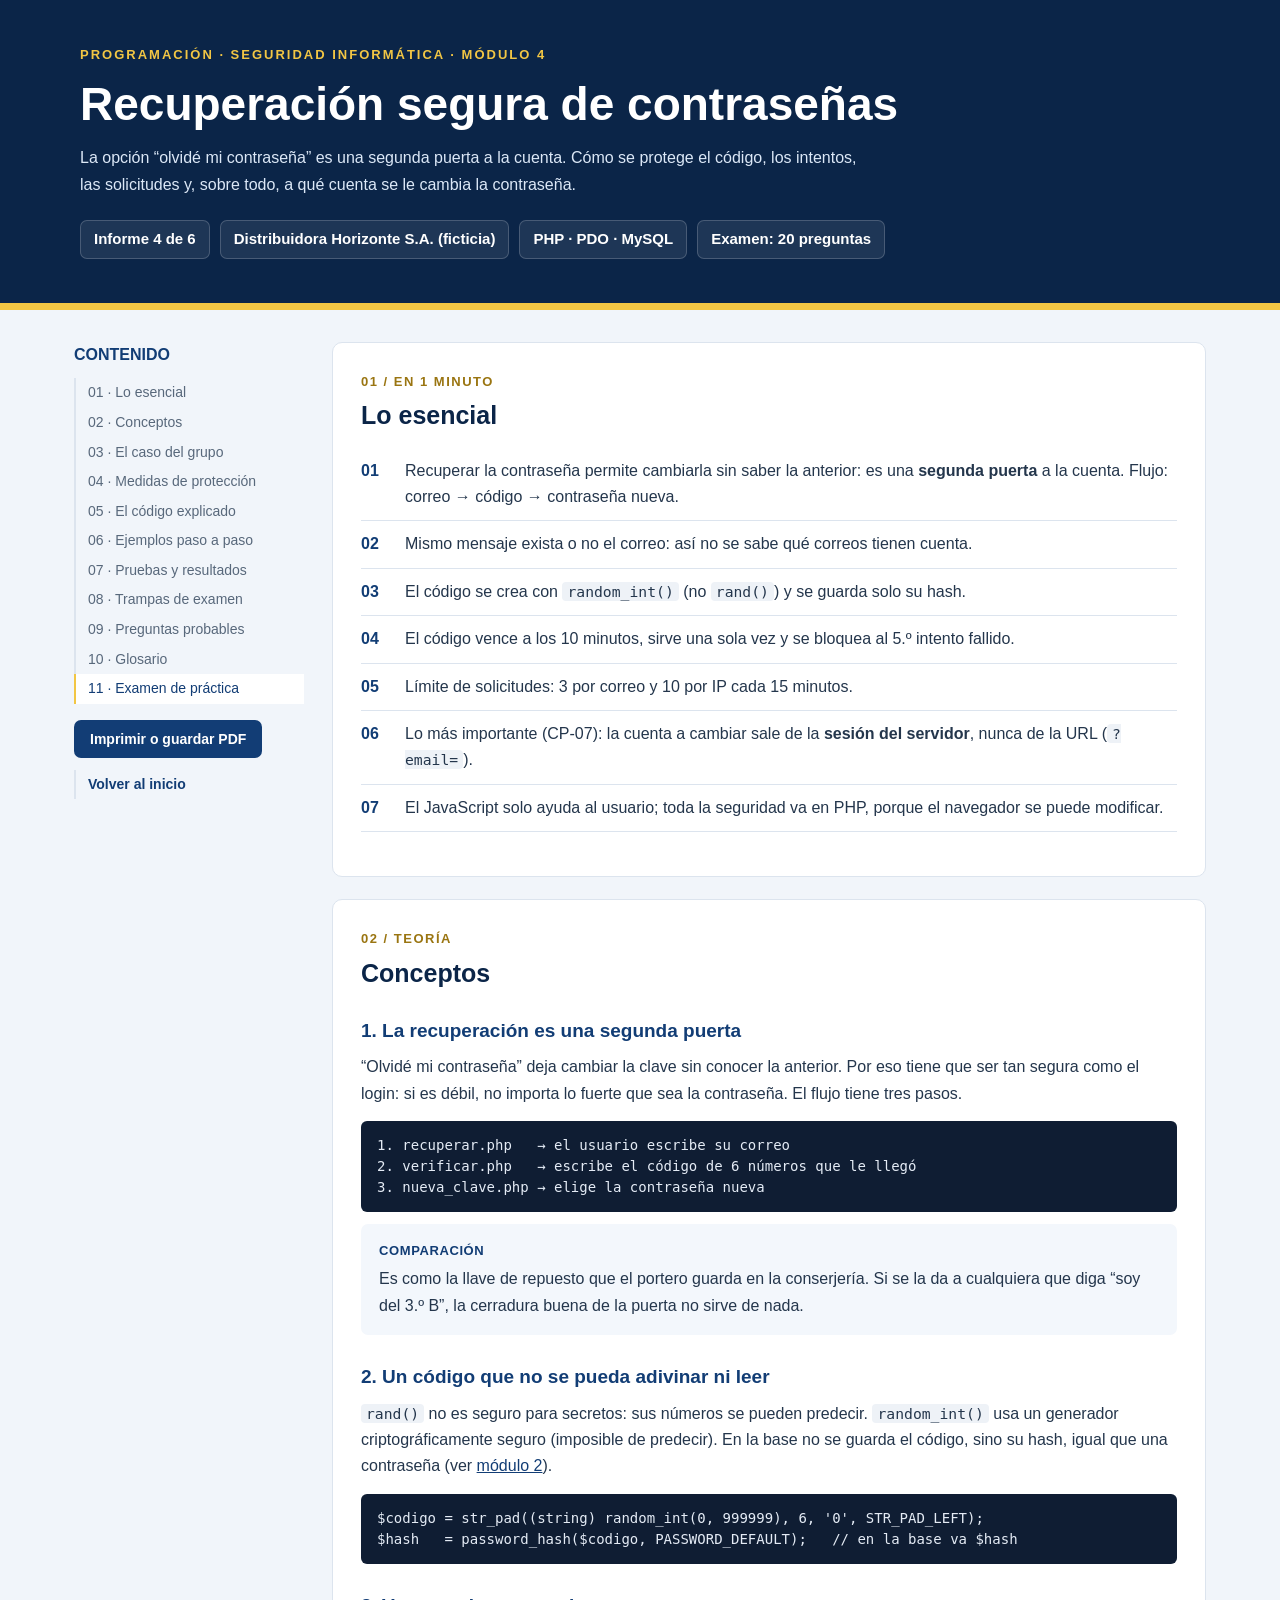
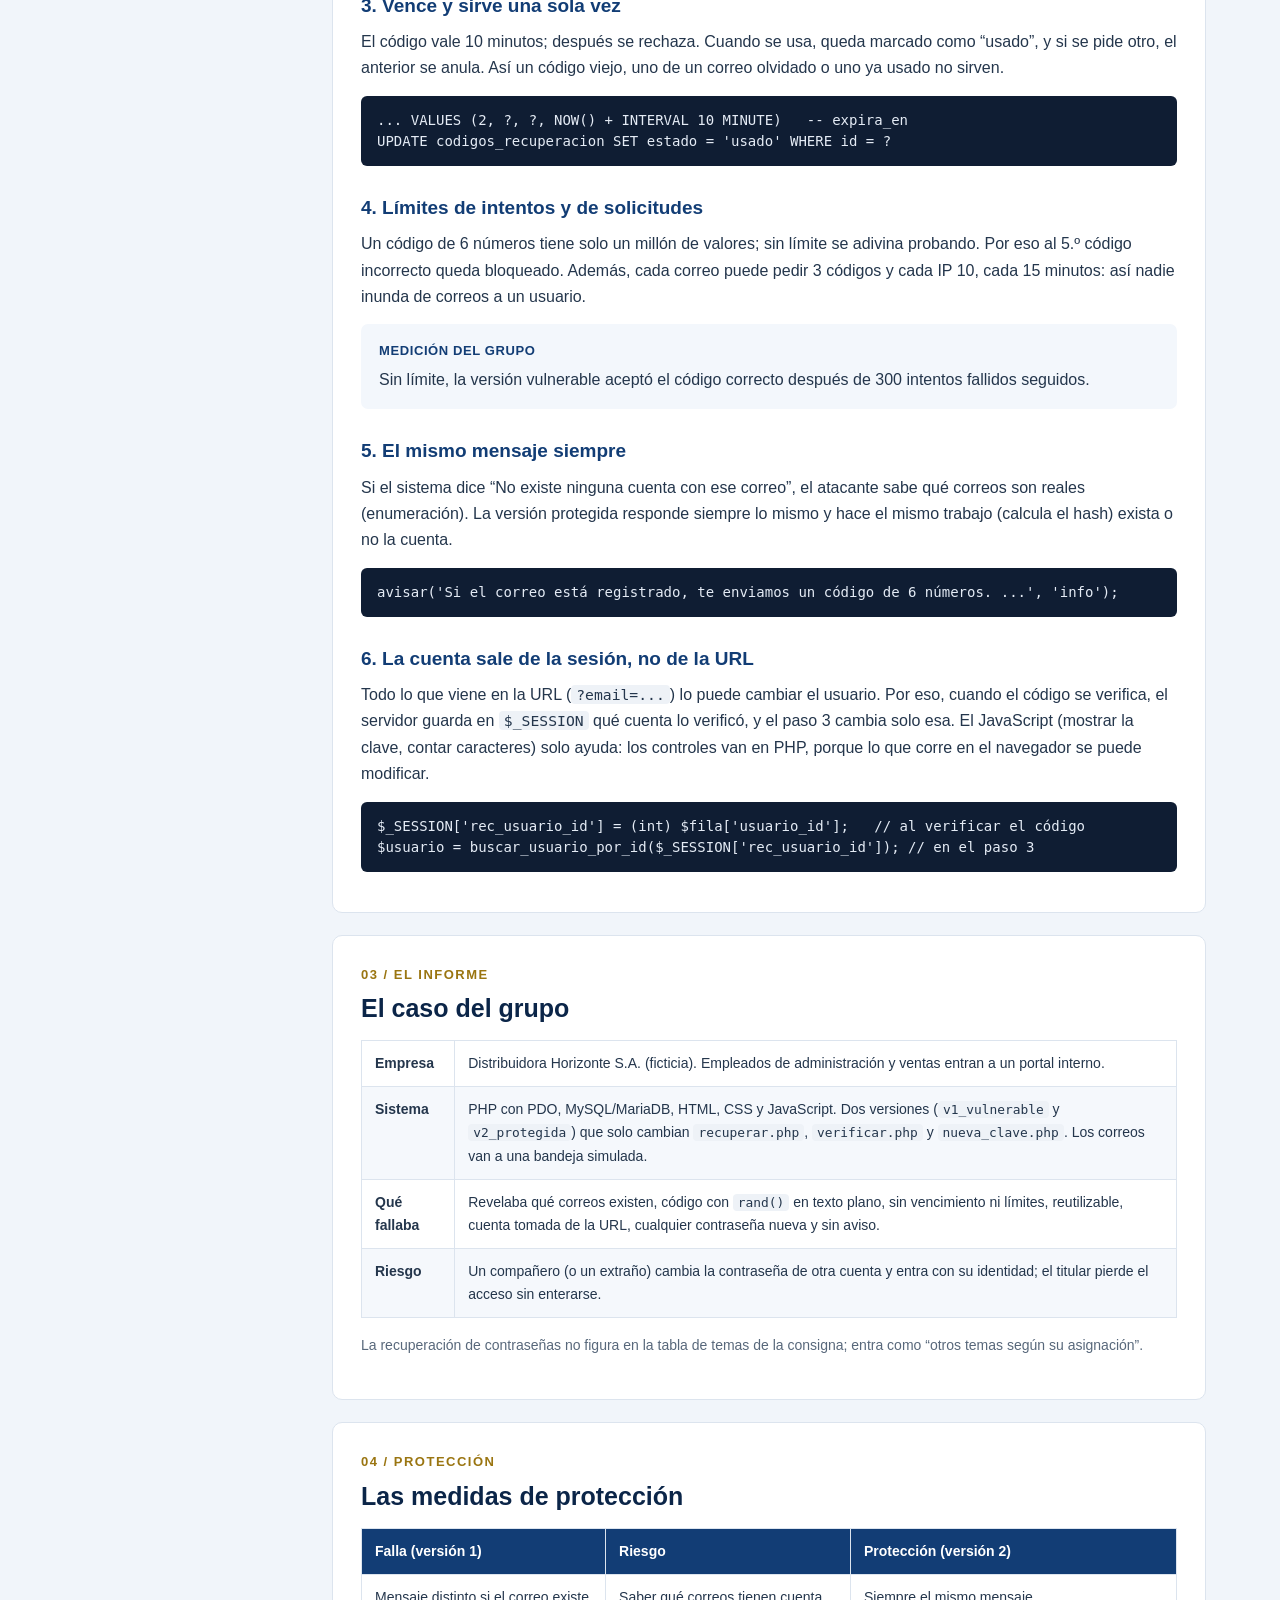
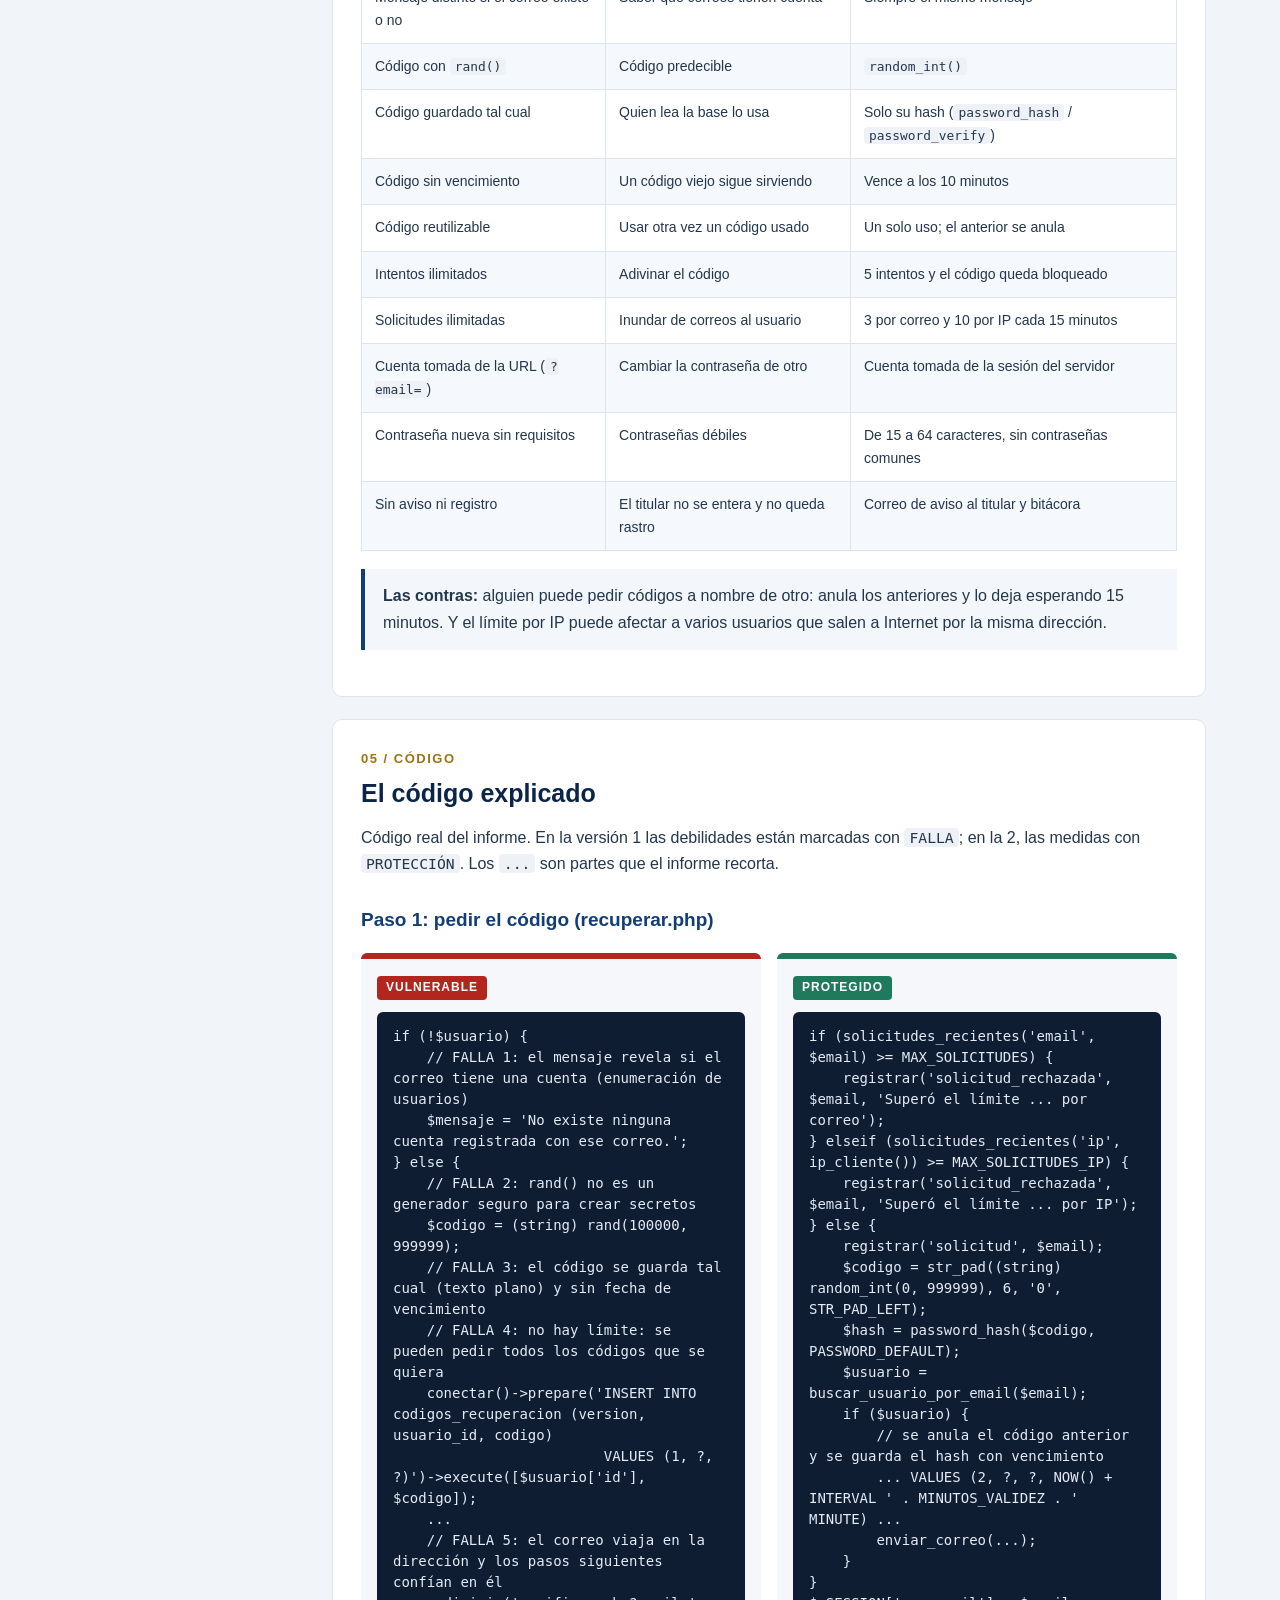
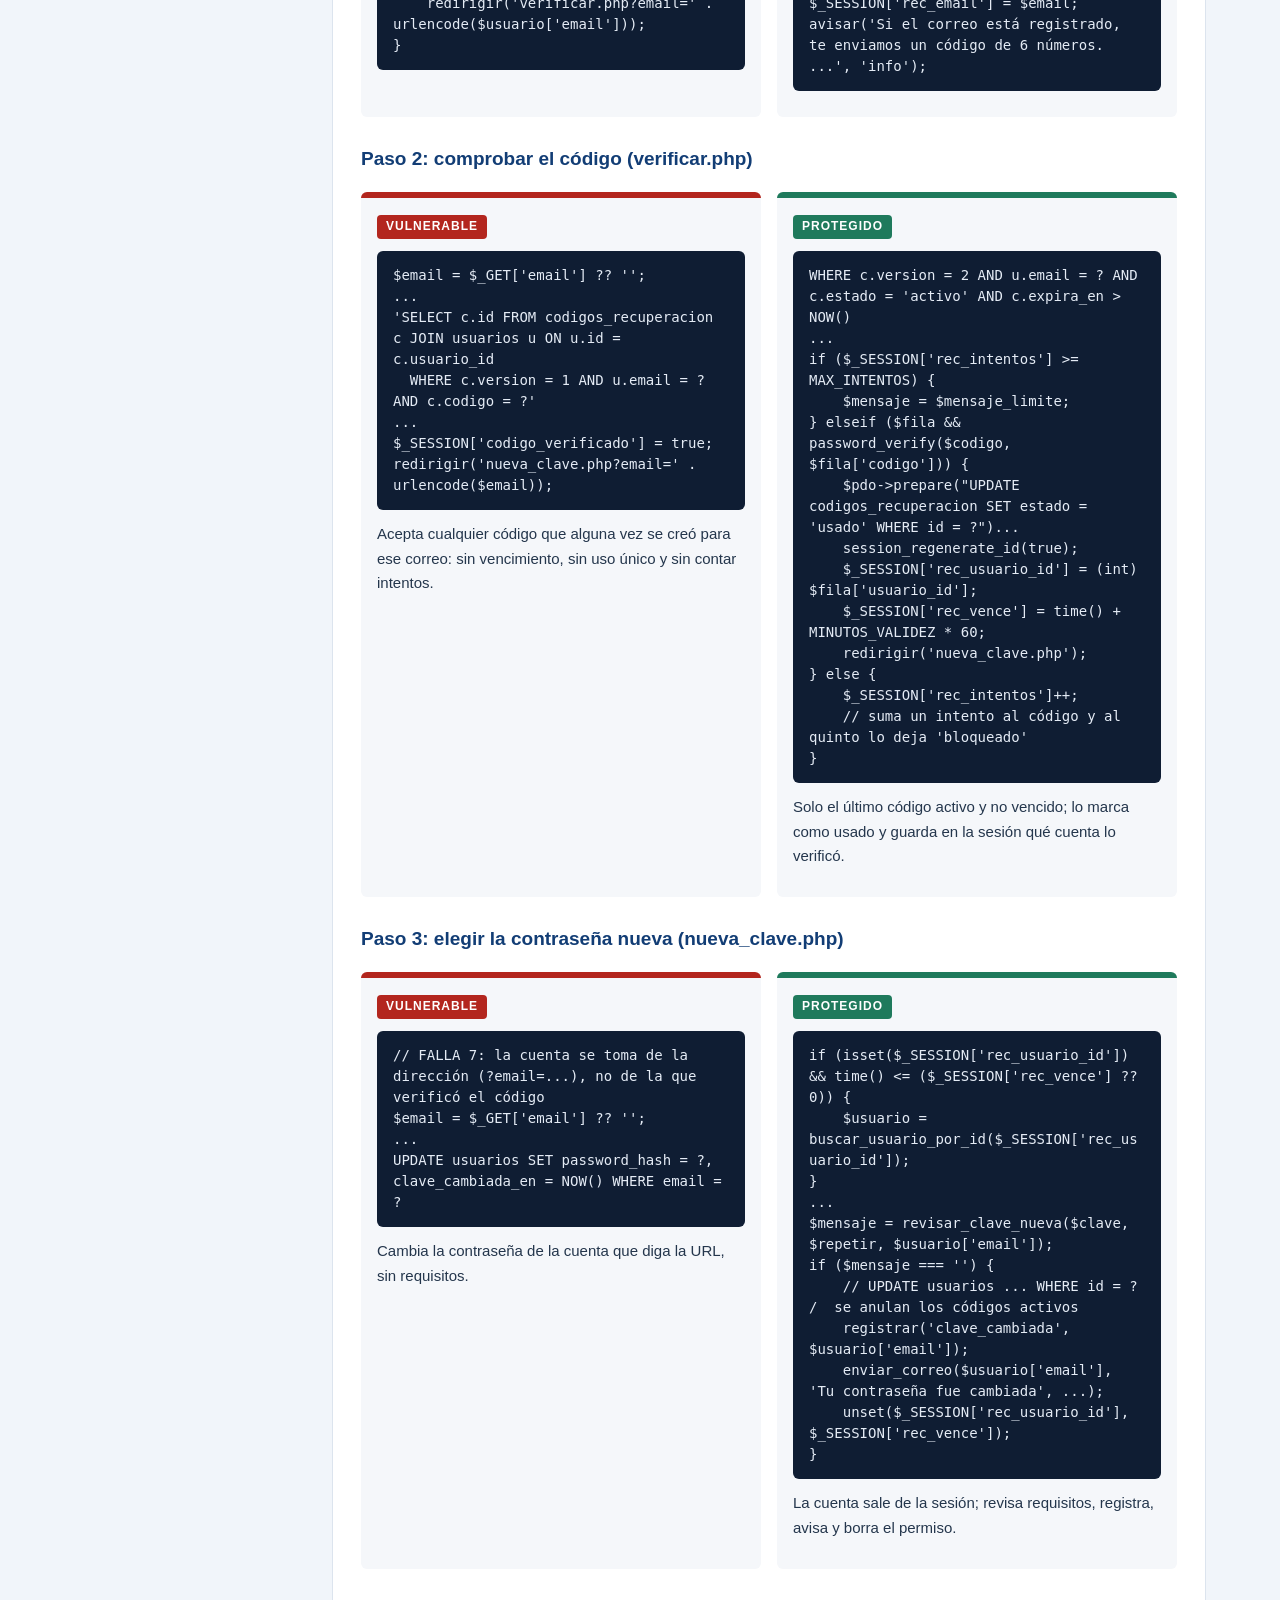
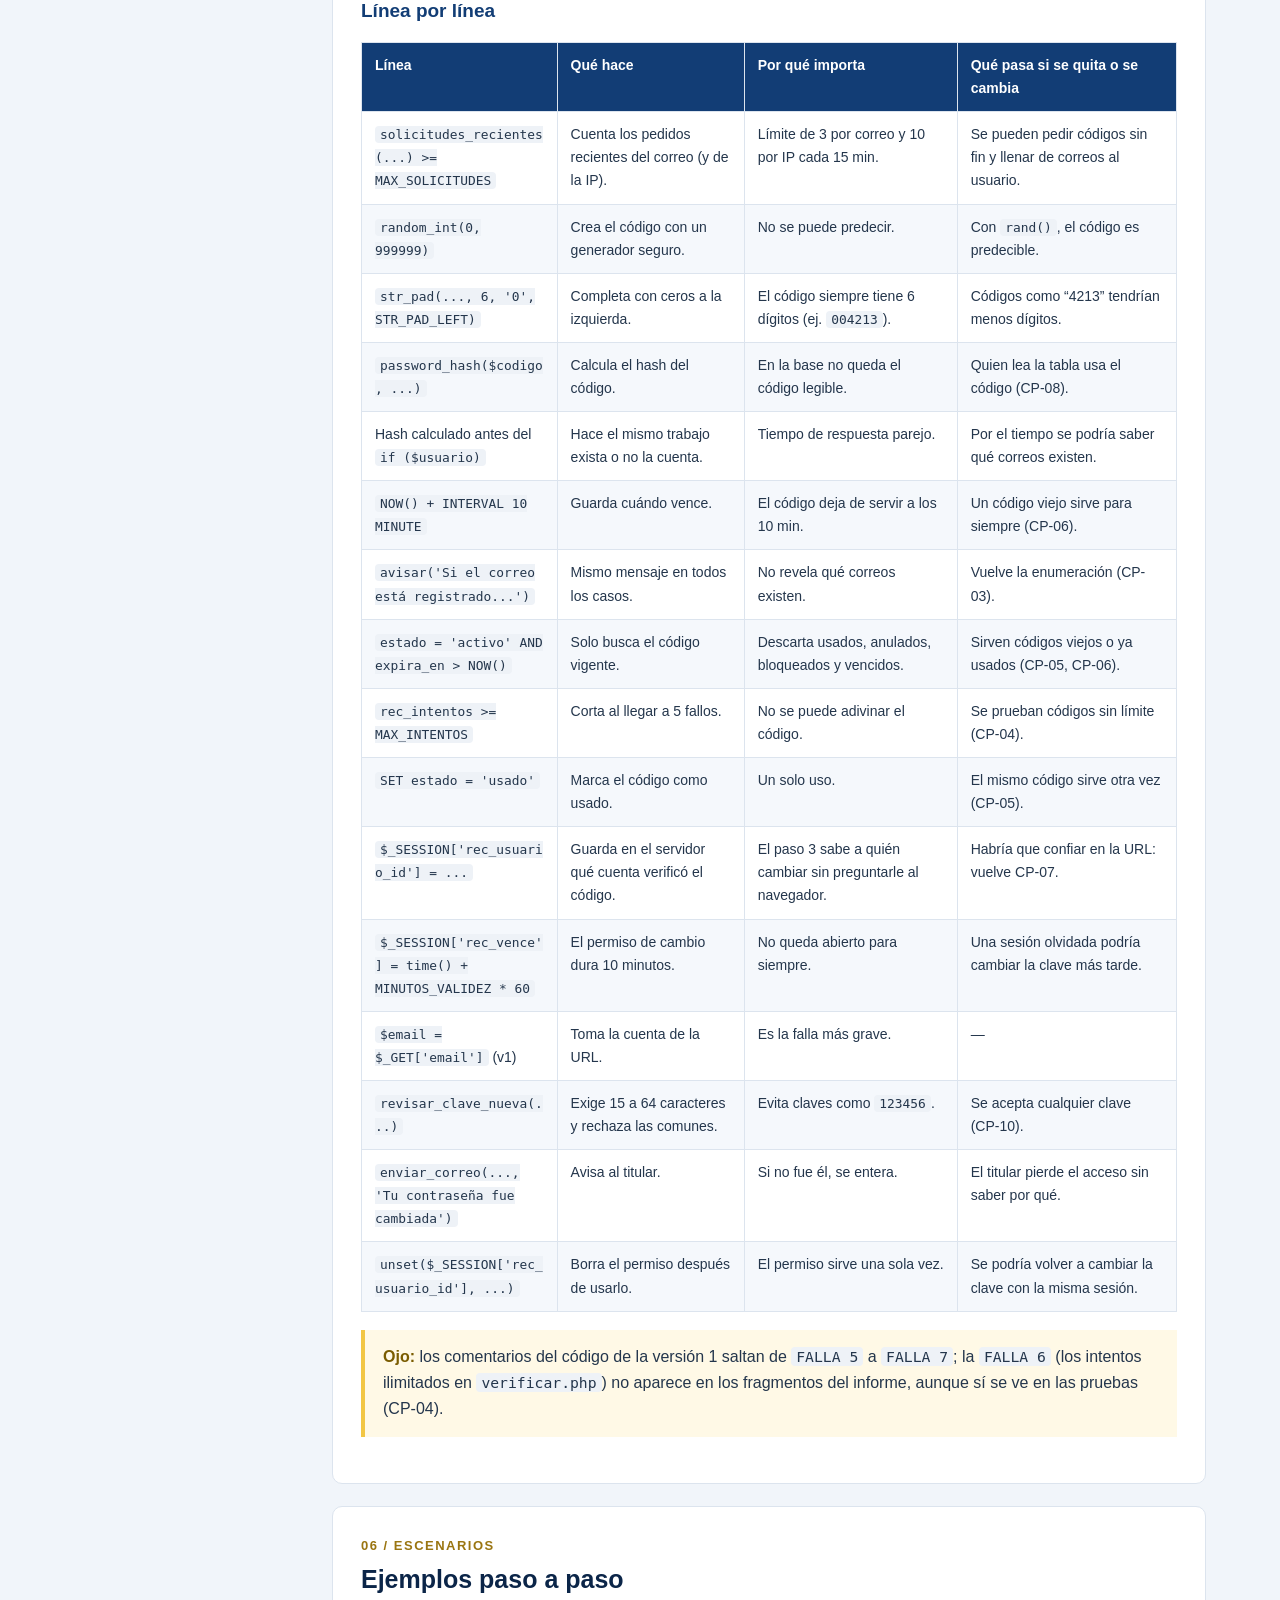
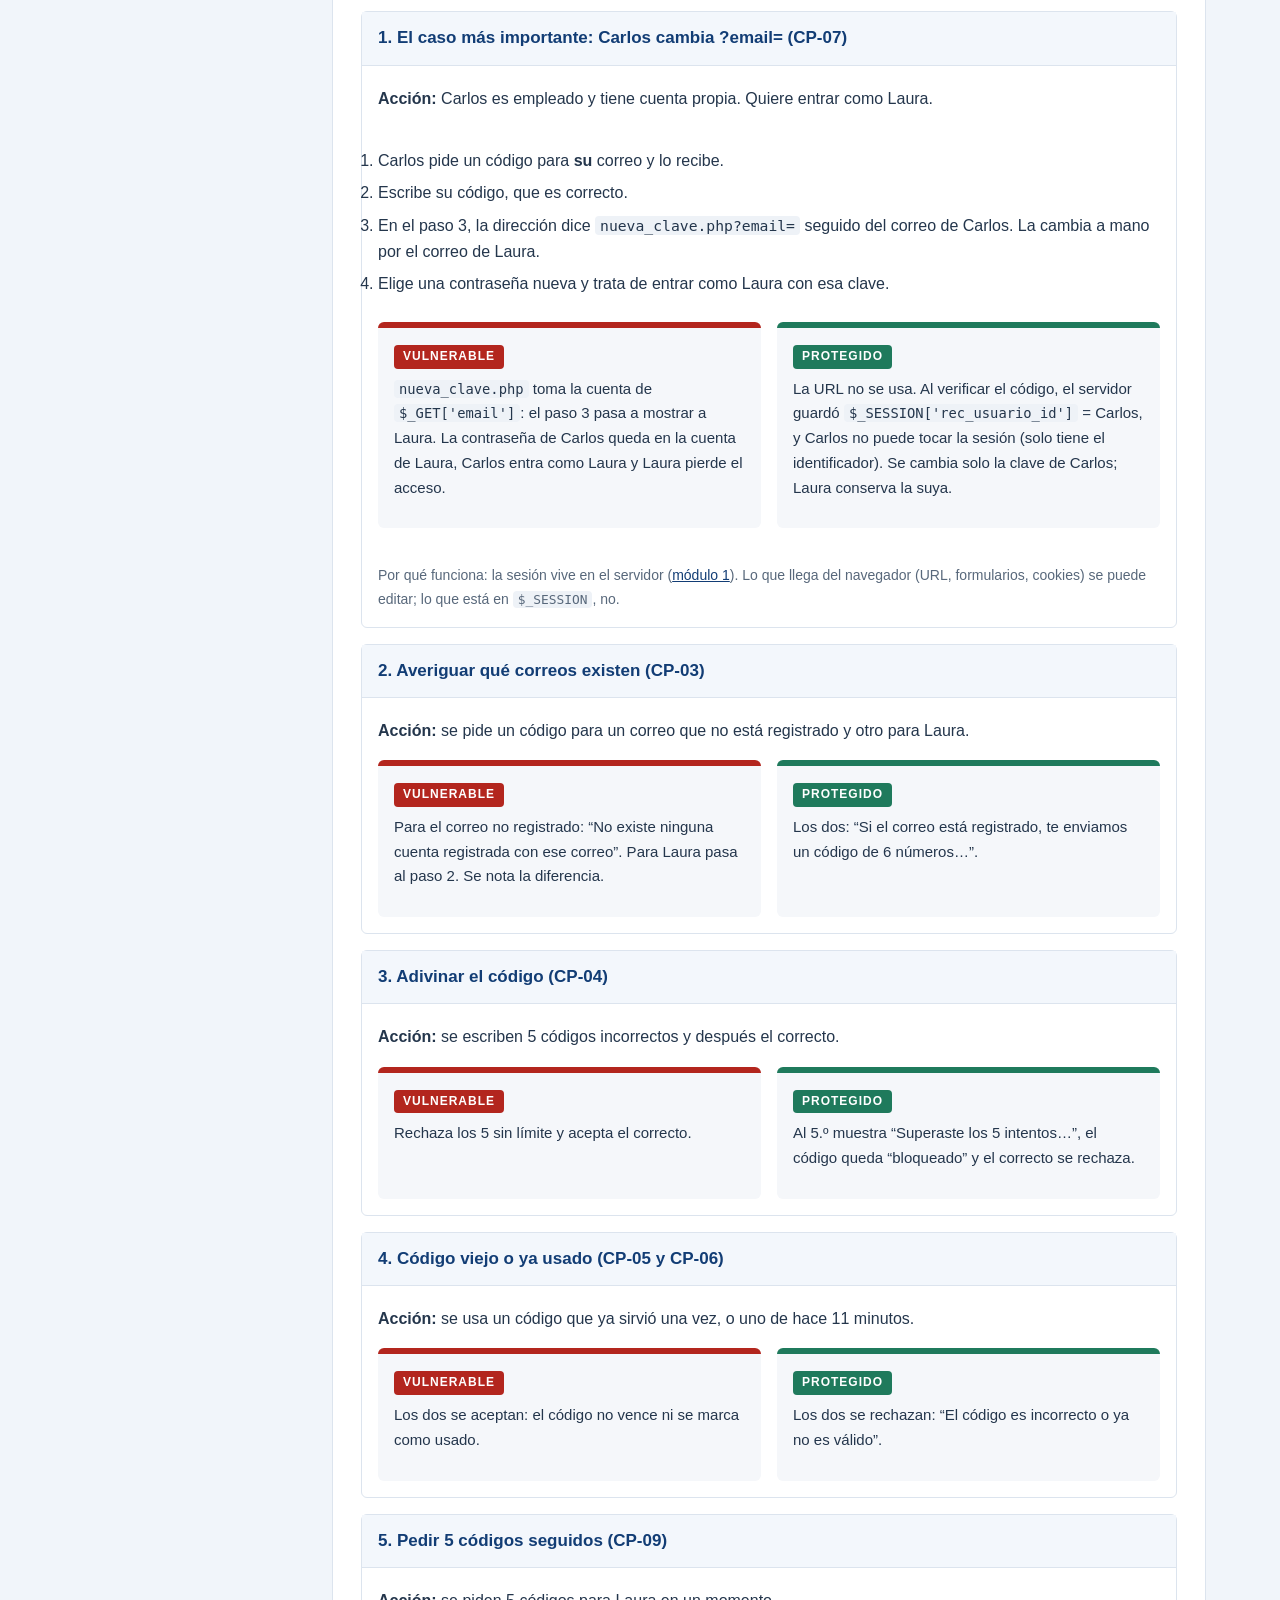
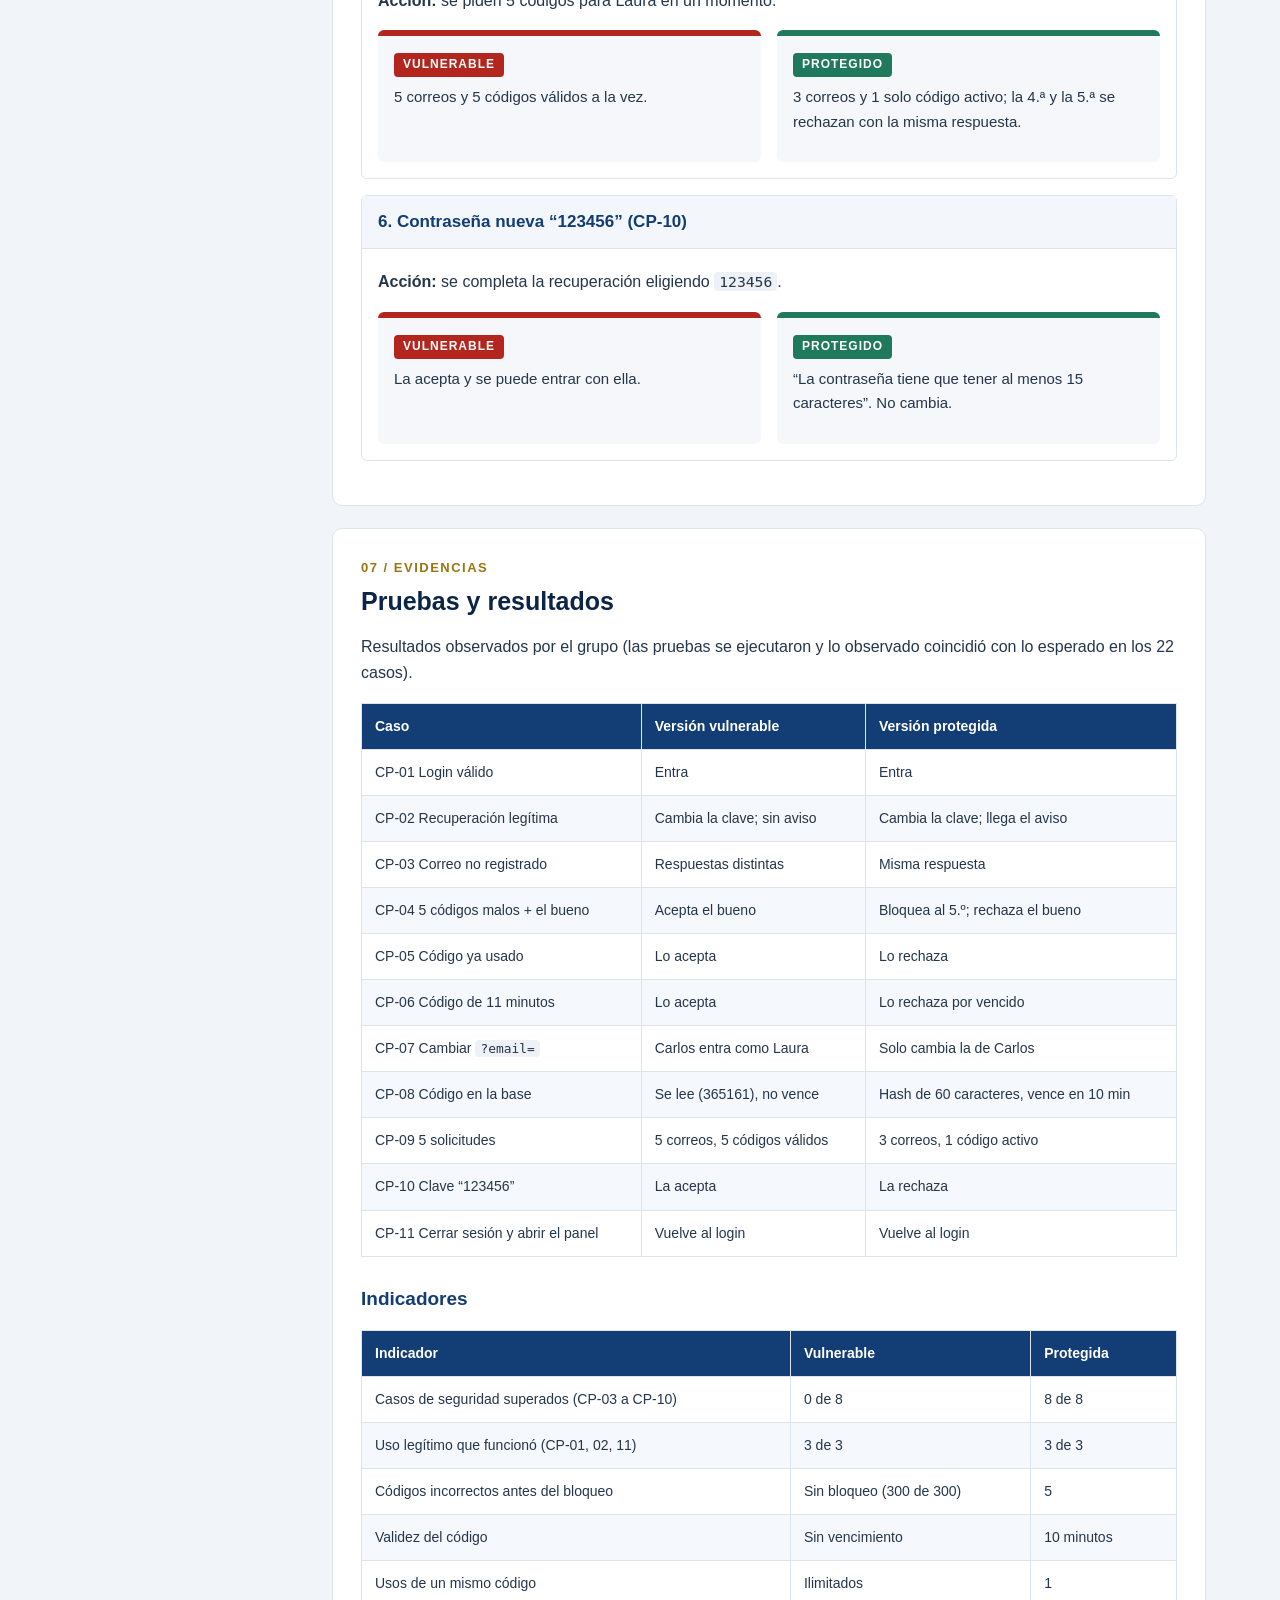
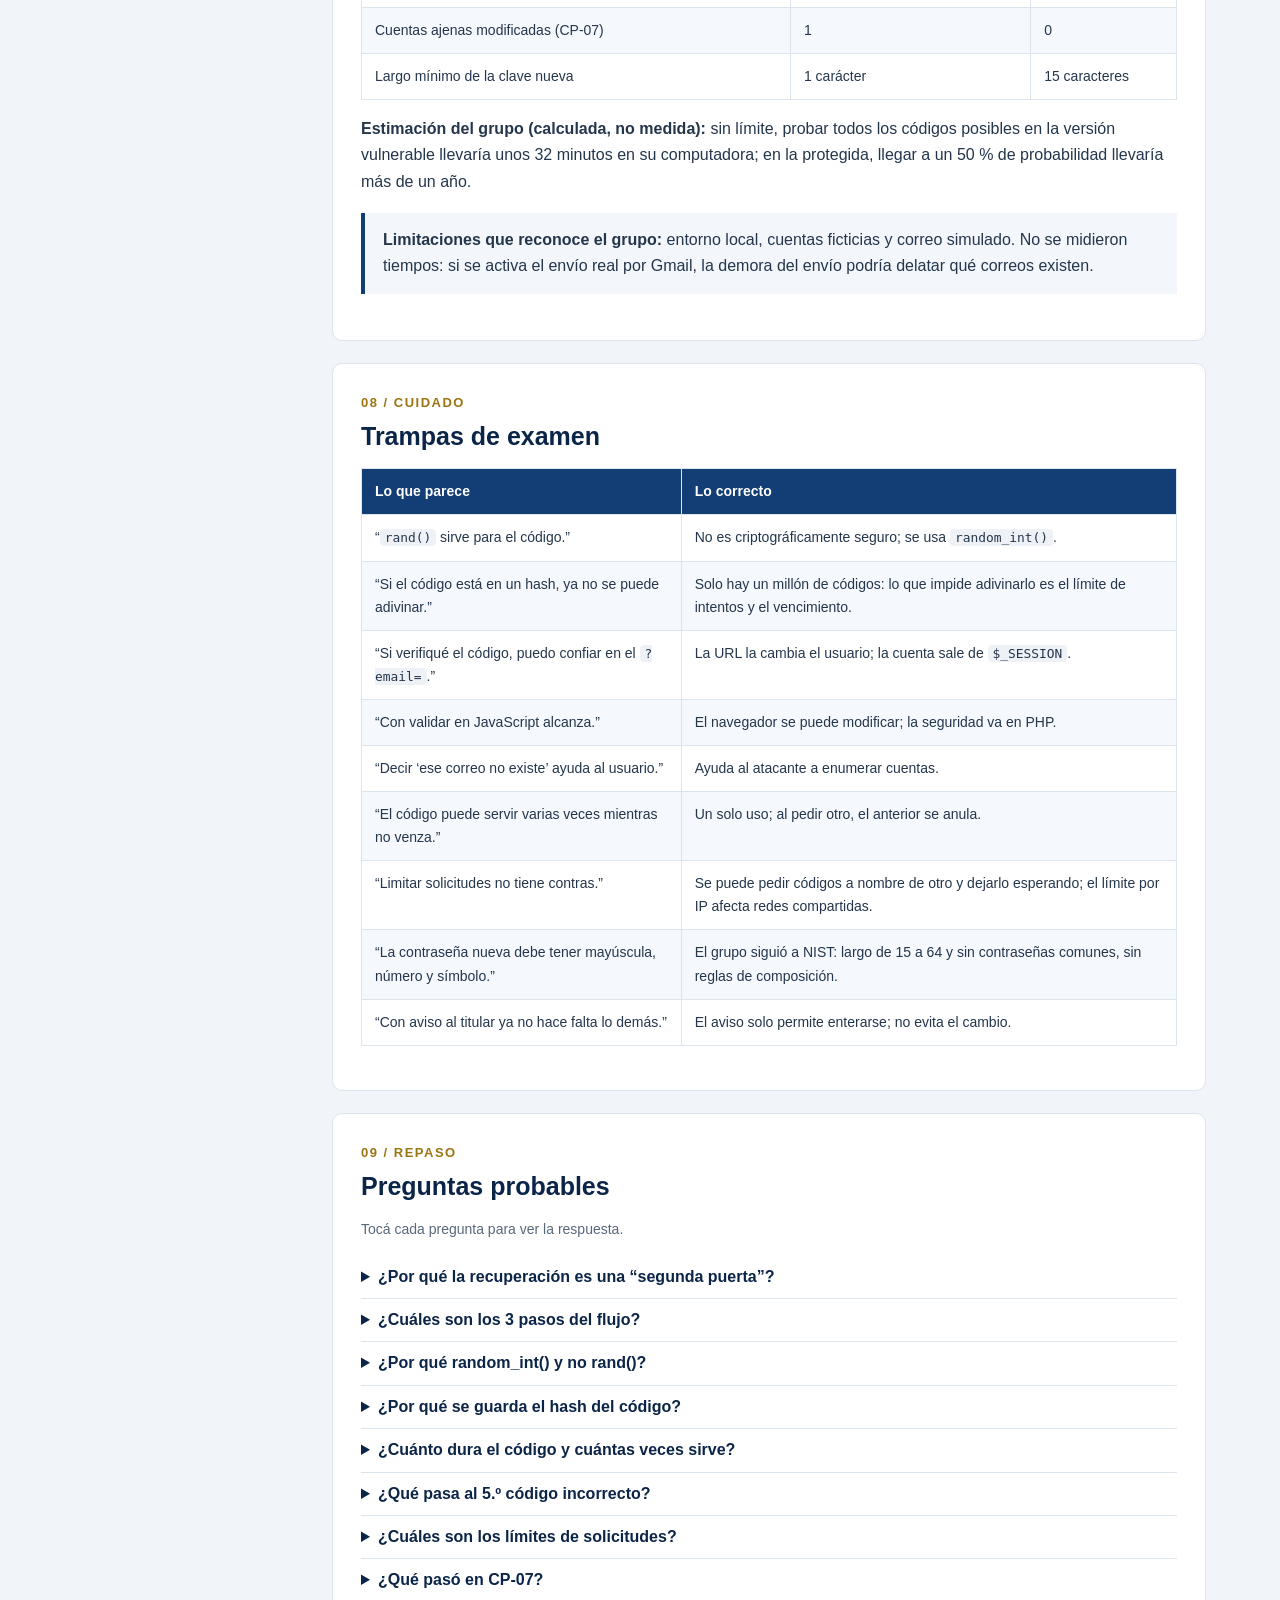
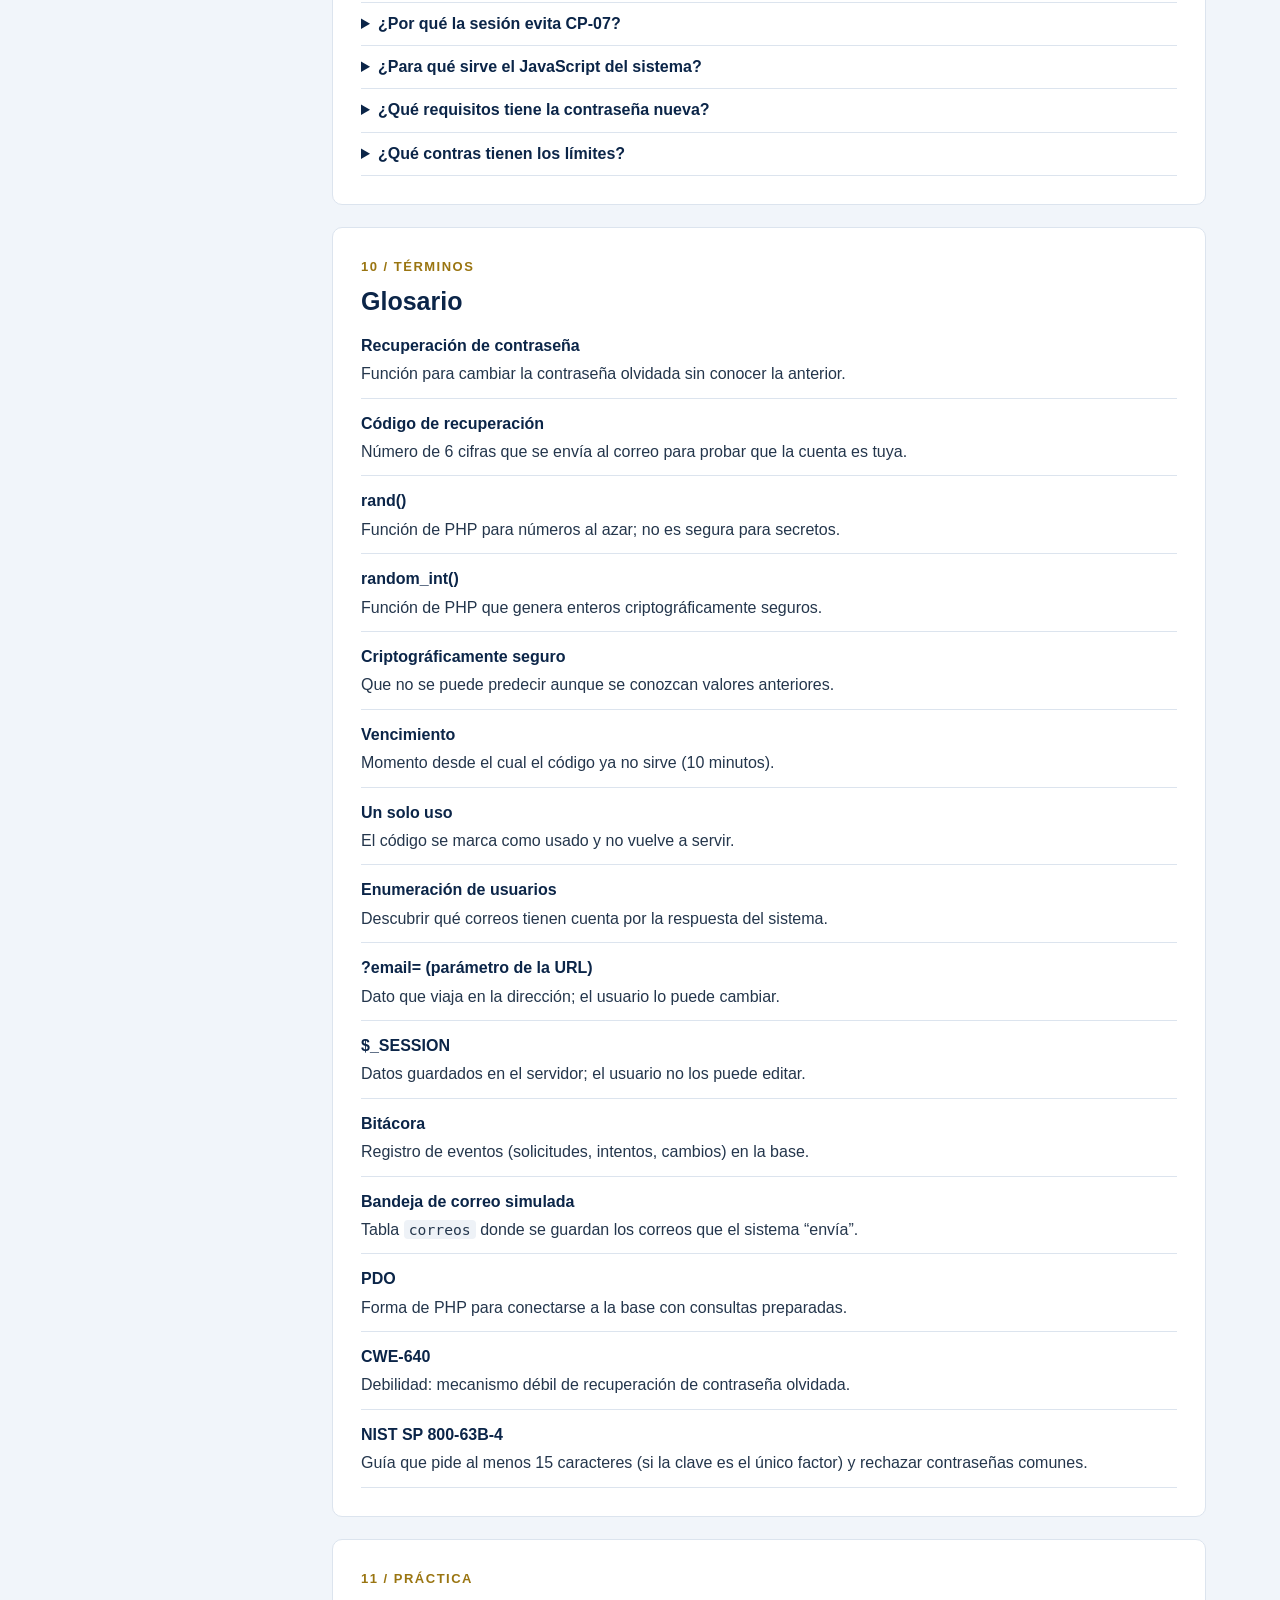
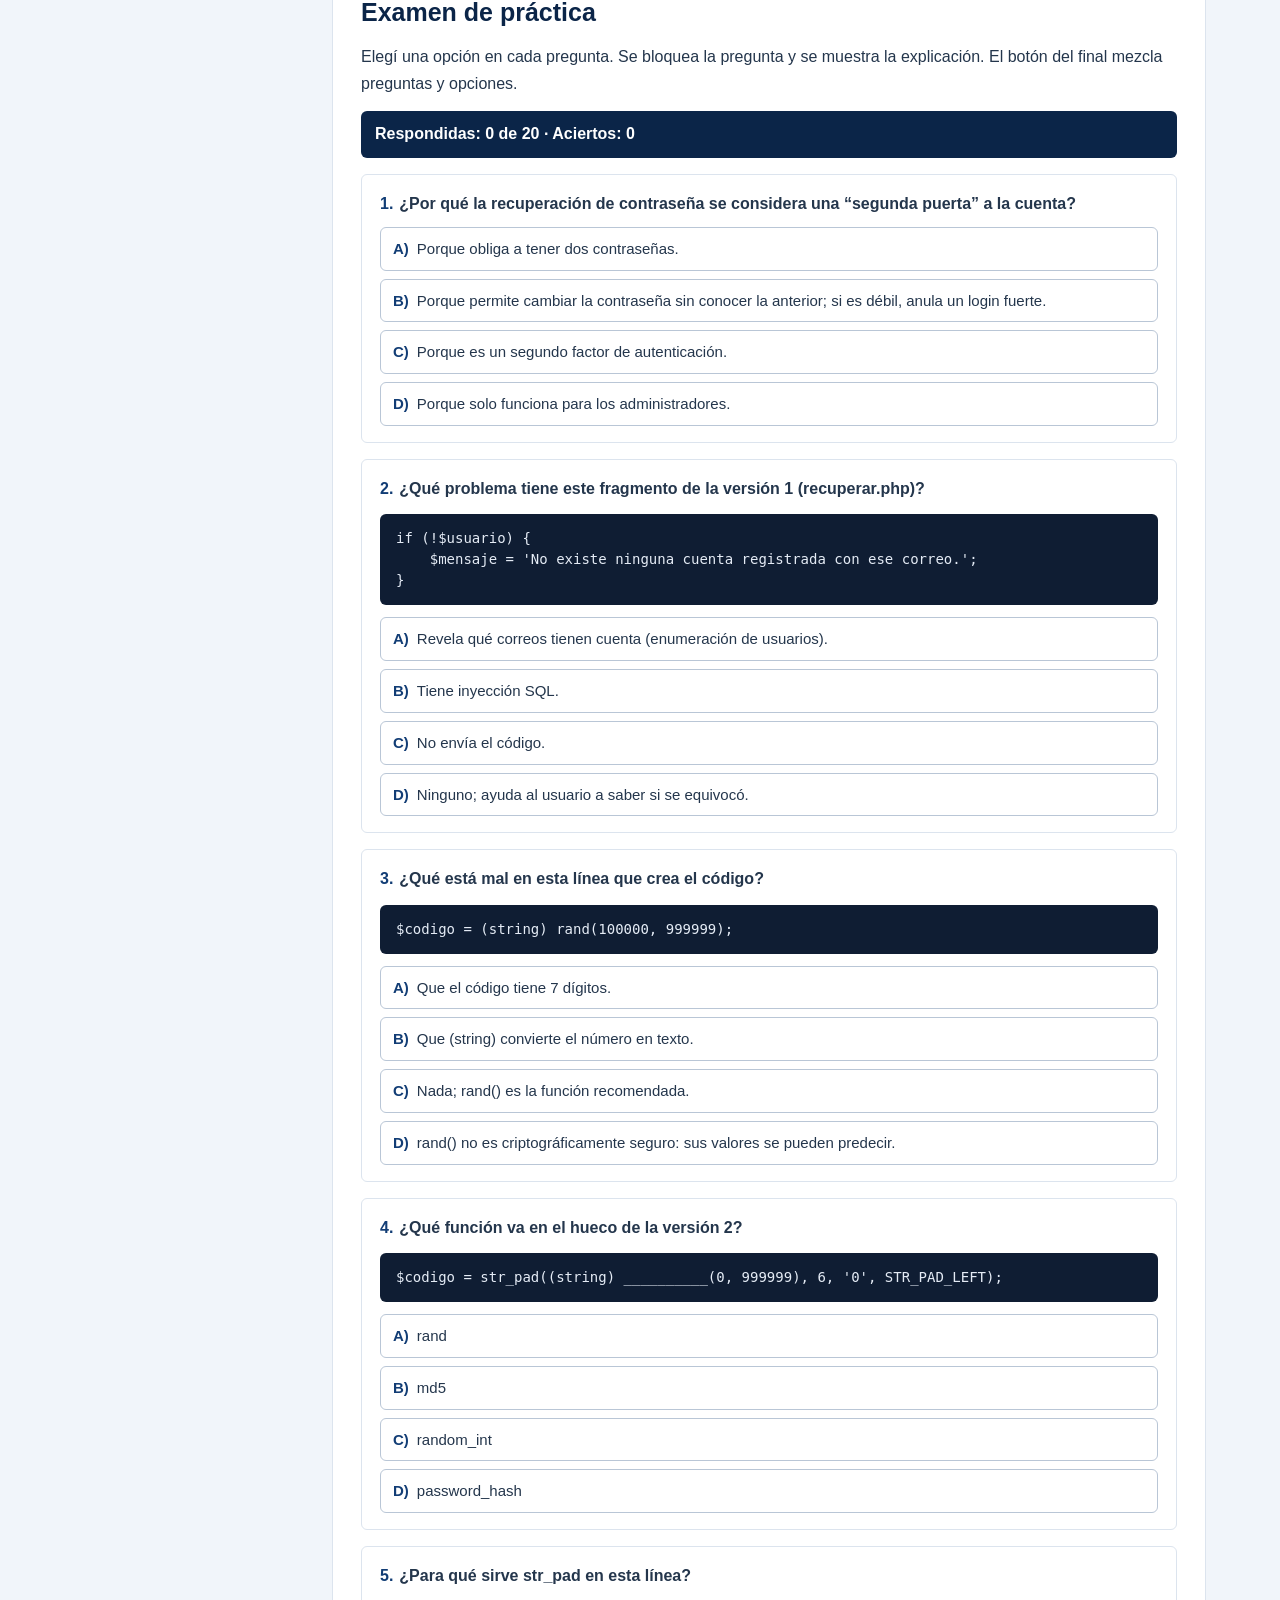
<file: modulo4_recuperacion.html>
<!doctype html>
<html lang="es">
<head>
<meta charset="utf-8">
<meta name="viewport" content="width=device-width,initial-scale=1">
<title>Módulo 4 · Recuperación segura de contraseñas</title>
<link rel="stylesheet" href="css/style.css">
</head>
<body>
<header>
  <div class="etiqueta">Programación · Seguridad informática · Módulo 4</div>
  <h1>Recuperación segura de contraseñas</h1>
  <p>La opción “olvidé mi contraseña” es una segunda puerta a la cuenta. Cómo se protege el código, los intentos, las solicitudes y, sobre todo, a qué cuenta se le cambia la contraseña.</p>
  <div class="chips">
    <span class="chip">Informe 4 de 6</span>
    <span class="chip">Distribuidora Horizonte S.A. (ficticia)</span>
    <span class="chip">PHP · PDO · MySQL</span>
    <span class="chip">Examen: 20 preguntas</span>
  </div>
</header>

<div class="disposicion">
  <nav class="indice" aria-label="Contenido">
    <strong>CONTENIDO</strong>
    <a href="#esencial">01 · Lo esencial</a>
    <a href="#conceptos">02 · Conceptos</a>
    <a href="#caso">03 · El caso del grupo</a>
    <a href="#medidas">04 · Medidas de protección</a>
    <a href="#codigo">05 · El código explicado</a>
    <a href="#ejemplos">06 · Ejemplos paso a paso</a>
    <a href="#pruebas">07 · Pruebas y resultados</a>
    <a href="#trampas">08 · Trampas de examen</a>
    <a href="#preguntas">09 · Preguntas probables</a>
    <a href="#glosario">10 · Glosario</a>
    <a href="#practica">11 · Examen de práctica</a>
    <button type="button" class="boton-imprimir">Imprimir o guardar PDF</button>
    <a class="volver" href="index.html">Volver al inicio</a>
  </nav>

  <main>
    <!-- 01 Lo esencial -->
    <section id="esencial">
      <span class="numero">01 / EN 1 MINUTO</span>
      <h2>Lo esencial</h2>
      <ol class="esencial">
        <li>Recuperar la contraseña permite cambiarla sin saber la anterior: es una <strong>segunda puerta</strong> a la cuenta. Flujo: correo → código → contraseña nueva.</li>
        <li>Mismo mensaje exista o no el correo: así no se sabe qué correos tienen cuenta.</li>
        <li>El código se crea con <code>random_int()</code> (no <code>rand()</code>) y se guarda solo su hash.</li>
        <li>El código vence a los 10 minutos, sirve una sola vez y se bloquea al 5.º intento fallido.</li>
        <li>Límite de solicitudes: 3 por correo y 10 por IP cada 15 minutos.</li>
        <li>Lo más importante (CP-07): la cuenta a cambiar sale de la <strong>sesión del servidor</strong>, nunca de la URL (<code>?email=</code>).</li>
        <li>El JavaScript solo ayuda al usuario; toda la seguridad va en PHP, porque el navegador se puede modificar.</li>
      </ol>
    </section>

    <!-- 02 Conceptos -->
    <section id="conceptos">
      <span class="numero">02 / TEORÍA</span>
      <h2>Conceptos</h2>

      <h3>1. La recuperación es una segunda puerta</h3>
      <p>“Olvidé mi contraseña” deja cambiar la clave sin conocer la anterior. Por eso tiene que ser tan segura como el login: si es débil, no importa lo fuerte que sea la contraseña. El flujo tiene tres pasos.</p>
<pre><code>1. recuperar.php   → el usuario escribe su correo
2. verificar.php   → escribe el código de 6 números que le llegó
3. nueva_clave.php → elige la contraseña nueva</code></pre>
      <div class="ejemplo"><b class="titulo">Comparación</b>Es como la llave de repuesto que el portero guarda en la conserjería. Si se la da a cualquiera que diga “soy del 3.º B”, la cerradura buena de la puerta no sirve de nada.</div>

      <h3>2. Un código que no se pueda adivinar ni leer</h3>
      <p><code>rand()</code> no es seguro para secretos: sus números se pueden predecir. <code>random_int()</code> usa un generador criptográficamente seguro (imposible de predecir). En la base no se guarda el código, sino su hash, igual que una contraseña (ver <a href="modulo2_contrasenas.html">módulo 2</a>).</p>
<pre><code>$codigo = str_pad((string) random_int(0, 999999), 6, '0', STR_PAD_LEFT);
$hash   = password_hash($codigo, PASSWORD_DEFAULT);   // en la base va $hash</code></pre>

      <h3>3. Vence y sirve una sola vez</h3>
      <p>El código vale 10 minutos; después se rechaza. Cuando se usa, queda marcado como “usado”, y si se pide otro, el anterior se anula. Así un código viejo, uno de un correo olvidado o uno ya usado no sirven.</p>
<pre><code>... VALUES (2, ?, ?, NOW() + INTERVAL 10 MINUTE)   -- expira_en
UPDATE codigos_recuperacion SET estado = 'usado' WHERE id = ?</code></pre>

      <h3>4. Límites de intentos y de solicitudes</h3>
      <p>Un código de 6 números tiene solo un millón de valores; sin límite se adivina probando. Por eso al 5.º código incorrecto queda bloqueado. Además, cada correo puede pedir 3 códigos y cada IP 10, cada 15 minutos: así nadie inunda de correos a un usuario.</p>
      <div class="ejemplo"><b class="titulo">Medición del grupo</b>Sin límite, la versión vulnerable aceptó el código correcto después de 300 intentos fallidos seguidos.</div>

      <h3>5. El mismo mensaje siempre</h3>
      <p>Si el sistema dice “No existe ninguna cuenta con ese correo”, el atacante sabe qué correos son reales (enumeración). La versión protegida responde siempre lo mismo y hace el mismo trabajo (calcula el hash) exista o no la cuenta.</p>
<pre><code>avisar('Si el correo está registrado, te enviamos un código de 6 números. ...', 'info');</code></pre>

      <h3>6. La cuenta sale de la sesión, no de la URL</h3>
      <p>Todo lo que viene en la URL (<code>?email=...</code>) lo puede cambiar el usuario. Por eso, cuando el código se verifica, el servidor guarda en <code>$_SESSION</code> qué cuenta lo verificó, y el paso 3 cambia solo esa. El JavaScript (mostrar la clave, contar caracteres) solo ayuda: los controles van en PHP, porque lo que corre en el navegador se puede modificar.</p>
<pre><code>$_SESSION['rec_usuario_id'] = (int) $fila['usuario_id'];   // al verificar el código
$usuario = buscar_usuario_por_id($_SESSION['rec_usuario_id']); // en el paso 3</code></pre>
    </section>

    <!-- 03 El caso -->
    <section id="caso">
      <span class="numero">03 / EL INFORME</span>
      <h2>El caso del grupo</h2>
      <div class="tabla-contenedor">
        <table>
          <tbody>
            <tr><td><strong>Empresa</strong></td><td>Distribuidora Horizonte S.A. (ficticia). Empleados de administración y ventas entran a un portal interno.</td></tr>
            <tr><td><strong>Sistema</strong></td><td>PHP con PDO, MySQL/MariaDB, HTML, CSS y JavaScript. Dos versiones (<code>v1_vulnerable</code> y <code>v2_protegida</code>) que solo cambian <code>recuperar.php</code>, <code>verificar.php</code> y <code>nueva_clave.php</code>. Los correos van a una bandeja simulada.</td></tr>
            <tr><td><strong>Qué fallaba</strong></td><td>Revelaba qué correos existen, código con <code>rand()</code> en texto plano, sin vencimiento ni límites, reutilizable, cuenta tomada de la URL, cualquier contraseña nueva y sin aviso.</td></tr>
            <tr><td><strong>Riesgo</strong></td><td>Un compañero (o un extraño) cambia la contraseña de otra cuenta y entra con su identidad; el titular pierde el acceso sin enterarse.</td></tr>
          </tbody>
        </table>
      </div>
      <p class="chico">La recuperación de contraseñas no figura en la tabla de temas de la consigna; entra como “otros temas según su asignación”.</p>
    </section>

    <!-- 04 Medidas -->
    <section id="medidas">
      <span class="numero">04 / PROTECCIÓN</span>
      <h2>Las medidas de protección</h2>
      <div class="tabla-contenedor">
        <table>
          <thead><tr><th>Falla (versión 1)</th><th>Riesgo</th><th>Protección (versión 2)</th></tr></thead>
          <tbody>
            <tr><td>Mensaje distinto si el correo existe o no</td><td>Saber qué correos tienen cuenta</td><td>Siempre el mismo mensaje</td></tr>
            <tr><td>Código con <code>rand()</code></td><td>Código predecible</td><td><code>random_int()</code></td></tr>
            <tr><td>Código guardado tal cual</td><td>Quien lea la base lo usa</td><td>Solo su hash (<code>password_hash</code> / <code>password_verify</code>)</td></tr>
            <tr><td>Código sin vencimiento</td><td>Un código viejo sigue sirviendo</td><td>Vence a los 10 minutos</td></tr>
            <tr><td>Código reutilizable</td><td>Usar otra vez un código usado</td><td>Un solo uso; el anterior se anula</td></tr>
            <tr><td>Intentos ilimitados</td><td>Adivinar el código</td><td>5 intentos y el código queda bloqueado</td></tr>
            <tr><td>Solicitudes ilimitadas</td><td>Inundar de correos al usuario</td><td>3 por correo y 10 por IP cada 15 minutos</td></tr>
            <tr><td>Cuenta tomada de la URL (<code>?email=</code>)</td><td>Cambiar la contraseña de otro</td><td>Cuenta tomada de la sesión del servidor</td></tr>
            <tr><td>Contraseña nueva sin requisitos</td><td>Contraseñas débiles</td><td>De 15 a 64 caracteres, sin contraseñas comunes</td></tr>
            <tr><td>Sin aviso ni registro</td><td>El titular no se entera y no queda rastro</td><td>Correo de aviso al titular y bitácora</td></tr>
          </tbody>
        </table>
      </div>
      <div class="nota"><strong>Las contras:</strong> alguien puede pedir códigos a nombre de otro: anula los anteriores y lo deja esperando 15 minutos. Y el límite por IP puede afectar a varios usuarios que salen a Internet por la misma dirección.</div>
    </section>

    <!-- 05 Código -->
    <section id="codigo">
      <span class="numero">05 / CÓDIGO</span>
      <h2>El código explicado</h2>
      <p>Código real del informe. En la versión 1 las debilidades están marcadas con <code>FALLA</code>; en la 2, las medidas con <code>PROTECCIÓN</code>. Los <code>...</code> son partes que el informe recorta.</p>

      <h3>Paso 1: pedir el código (recuperar.php)</h3>
      <div class="comparacion">
        <div class="version"><span class="franja">Vulnerable</span>
<pre><code>if (!$usuario) {
    // FALLA 1: el mensaje revela si el correo tiene una cuenta (enumeración de usuarios)
    $mensaje = 'No existe ninguna cuenta registrada con ese correo.';
} else {
    // FALLA 2: rand() no es un generador seguro para crear secretos
    $codigo = (string) rand(100000, 999999);
    // FALLA 3: el código se guarda tal cual (texto plano) y sin fecha de vencimiento
    // FALLA 4: no hay límite: se pueden pedir todos los códigos que se quiera
    conectar()-&gt;prepare('INSERT INTO codigos_recuperacion (version, usuario_id, codigo)
                         VALUES (1, ?, ?)')-&gt;execute([$usuario['id'], $codigo]);
    ...
    // FALLA 5: el correo viaja en la dirección y los pasos siguientes confían en él
    redirigir('verificar.php?email=' . urlencode($usuario['email']));
}</code></pre>
        </div>
        <div class="version protegido"><span class="franja">Protegido</span>
<pre><code>if (solicitudes_recientes('email', $email) &gt;= MAX_SOLICITUDES) {
    registrar('solicitud_rechazada', $email, 'Superó el límite ... por correo');
} elseif (solicitudes_recientes('ip', ip_cliente()) &gt;= MAX_SOLICITUDES_IP) {
    registrar('solicitud_rechazada', $email, 'Superó el límite ... por IP');
} else {
    registrar('solicitud', $email);
    $codigo = str_pad((string) random_int(0, 999999), 6, '0', STR_PAD_LEFT);
    $hash = password_hash($codigo, PASSWORD_DEFAULT);
    $usuario = buscar_usuario_por_email($email);
    if ($usuario) {
        // se anula el código anterior y se guarda el hash con vencimiento
        ... VALUES (2, ?, ?, NOW() + INTERVAL ' . MINUTOS_VALIDEZ . ' MINUTE) ...
        enviar_correo(...);
    }
}
$_SESSION['rec_email'] = $email;
avisar('Si el correo está registrado, te enviamos un código de 6 números. ...', 'info');</code></pre>
        </div>
      </div>

      <h3>Paso 2: comprobar el código (verificar.php)</h3>
      <div class="comparacion">
        <div class="version"><span class="franja">Vulnerable</span>
<pre><code>$email = $_GET['email'] ?? '';
...
'SELECT c.id FROM codigos_recuperacion c JOIN usuarios u ON u.id = c.usuario_id
  WHERE c.version = 1 AND u.email = ? AND c.codigo = ?'
...
$_SESSION['codigo_verificado'] = true;
redirigir('nueva_clave.php?email=' . urlencode($email));</code></pre>
          <p>Acepta cualquier código que alguna vez se creó para ese correo: sin vencimiento, sin uso único y sin contar intentos.</p>
        </div>
        <div class="version protegido"><span class="franja">Protegido</span>
<pre><code>WHERE c.version = 2 AND u.email = ? AND c.estado = 'activo' AND c.expira_en &gt; NOW()
...
if ($_SESSION['rec_intentos'] &gt;= MAX_INTENTOS) {
    $mensaje = $mensaje_limite;
} elseif ($fila &amp;&amp; password_verify($codigo, $fila['codigo'])) {
    $pdo-&gt;prepare("UPDATE codigos_recuperacion SET estado = 'usado' WHERE id = ?")...
    session_regenerate_id(true);
    $_SESSION['rec_usuario_id'] = (int) $fila['usuario_id'];
    $_SESSION['rec_vence'] = time() + MINUTOS_VALIDEZ * 60;
    redirigir('nueva_clave.php');
} else {
    $_SESSION['rec_intentos']++;
    // suma un intento al código y al quinto lo deja 'bloqueado'
}</code></pre>
          <p>Solo el último código activo y no vencido; lo marca como usado y guarda en la sesión qué cuenta lo verificó.</p>
        </div>
      </div>

      <h3>Paso 3: elegir la contraseña nueva (nueva_clave.php)</h3>
      <div class="comparacion">
        <div class="version"><span class="franja">Vulnerable</span>
<pre><code>// FALLA 7: la cuenta se toma de la dirección (?email=...), no de la que verificó el código
$email = $_GET['email'] ?? '';
...
UPDATE usuarios SET password_hash = ?, clave_cambiada_en = NOW() WHERE email = ?</code></pre>
          <p>Cambia la contraseña de la cuenta que diga la URL, sin requisitos.</p>
        </div>
        <div class="version protegido"><span class="franja">Protegido</span>
<pre><code>if (isset($_SESSION['rec_usuario_id']) &amp;&amp; time() &lt;= ($_SESSION['rec_vence'] ?? 0)) {
    $usuario = buscar_usuario_por_id($_SESSION['rec_usuario_id']);
}
...
$mensaje = revisar_clave_nueva($clave, $repetir, $usuario['email']);
if ($mensaje === '') {
    // UPDATE usuarios ... WHERE id = ?  /  se anulan los códigos activos
    registrar('clave_cambiada', $usuario['email']);
    enviar_correo($usuario['email'], 'Tu contraseña fue cambiada', ...);
    unset($_SESSION['rec_usuario_id'], $_SESSION['rec_vence']);
}</code></pre>
          <p>La cuenta sale de la sesión; revisa requisitos, registra, avisa y borra el permiso.</p>
        </div>
      </div>

      <h3>Línea por línea</h3>
      <div class="tabla-contenedor">
        <table class="tabla-lineas">
          <thead><tr><th>Línea</th><th>Qué hace</th><th>Por qué importa</th><th>Qué pasa si se quita o se cambia</th></tr></thead>
          <tbody>
            <tr><td><code>solicitudes_recientes(...) &gt;= MAX_SOLICITUDES</code></td><td>Cuenta los pedidos recientes del correo (y de la IP).</td><td>Límite de 3 por correo y 10 por IP cada 15 min.</td><td>Se pueden pedir códigos sin fin y llenar de correos al usuario.</td></tr>
            <tr><td><code>random_int(0, 999999)</code></td><td>Crea el código con un generador seguro.</td><td>No se puede predecir.</td><td>Con <code>rand()</code>, el código es predecible.</td></tr>
            <tr><td><code>str_pad(..., 6, '0', STR_PAD_LEFT)</code></td><td>Completa con ceros a la izquierda.</td><td>El código siempre tiene 6 dígitos (ej. <code>004213</code>).</td><td>Códigos como “4213” tendrían menos dígitos.</td></tr>
            <tr><td><code>password_hash($codigo, ...)</code></td><td>Calcula el hash del código.</td><td>En la base no queda el código legible.</td><td>Quien lea la tabla usa el código (CP-08).</td></tr>
            <tr><td>Hash calculado antes del <code>if ($usuario)</code></td><td>Hace el mismo trabajo exista o no la cuenta.</td><td>Tiempo de respuesta parejo.</td><td>Por el tiempo se podría saber qué correos existen.</td></tr>
            <tr><td><code>NOW() + INTERVAL 10 MINUTE</code></td><td>Guarda cuándo vence.</td><td>El código deja de servir a los 10 min.</td><td>Un código viejo sirve para siempre (CP-06).</td></tr>
            <tr><td><code>avisar('Si el correo está registrado...')</code></td><td>Mismo mensaje en todos los casos.</td><td>No revela qué correos existen.</td><td>Vuelve la enumeración (CP-03).</td></tr>
            <tr><td><code>estado = 'activo' AND expira_en &gt; NOW()</code></td><td>Solo busca el código vigente.</td><td>Descarta usados, anulados, bloqueados y vencidos.</td><td>Sirven códigos viejos o ya usados (CP-05, CP-06).</td></tr>
            <tr><td><code>rec_intentos &gt;= MAX_INTENTOS</code></td><td>Corta al llegar a 5 fallos.</td><td>No se puede adivinar el código.</td><td>Se prueban códigos sin límite (CP-04).</td></tr>
            <tr><td><code>SET estado = 'usado'</code></td><td>Marca el código como usado.</td><td>Un solo uso.</td><td>El mismo código sirve otra vez (CP-05).</td></tr>
            <tr><td><code>$_SESSION['rec_usuario_id'] = ...</code></td><td>Guarda en el servidor qué cuenta verificó el código.</td><td>El paso 3 sabe a quién cambiar sin preguntarle al navegador.</td><td>Habría que confiar en la URL: vuelve CP-07.</td></tr>
            <tr><td><code>$_SESSION['rec_vence'] = time() + MINUTOS_VALIDEZ * 60</code></td><td>El permiso de cambio dura 10 minutos.</td><td>No queda abierto para siempre.</td><td>Una sesión olvidada podría cambiar la clave más tarde.</td></tr>
            <tr><td><code>$email = $_GET['email']</code> (v1)</td><td>Toma la cuenta de la URL.</td><td>Es la falla más grave.</td><td>—</td></tr>
            <tr><td><code>revisar_clave_nueva(...)</code></td><td>Exige 15 a 64 caracteres y rechaza las comunes.</td><td>Evita claves como <code>123456</code>.</td><td>Se acepta cualquier clave (CP-10).</td></tr>
            <tr><td><code>enviar_correo(..., 'Tu contraseña fue cambiada')</code></td><td>Avisa al titular.</td><td>Si no fue él, se entera.</td><td>El titular pierde el acceso sin saber por qué.</td></tr>
            <tr><td><code>unset($_SESSION['rec_usuario_id'], ...)</code></td><td>Borra el permiso después de usarlo.</td><td>El permiso sirve una sola vez.</td><td>Se podría volver a cambiar la clave con la misma sesión.</td></tr>
          </tbody>
        </table>
      </div>
      <div class="ojo"><strong>Ojo:</strong> los comentarios del código de la versión 1 saltan de <code>FALLA 5</code> a <code>FALLA 7</code>; la <code>FALLA 6</code> (los intentos ilimitados en <code>verificar.php</code>) no aparece en los fragmentos del informe, aunque sí se ve en las pruebas (CP-04).</div>
    </section>

    <!-- 06 Ejemplos -->
    <section id="ejemplos">
      <span class="numero">06 / ESCENARIOS</span>
      <h2>Ejemplos paso a paso</h2>

      <div class="escenario">
        <h3>1. El caso más importante: Carlos cambia ?email= (CP-07)</h3>
        <p class="accion"><strong>Acción:</strong> Carlos es empleado y tiene cuenta propia. Quiere entrar como Laura.</p>
        <ol class="accion">
          <li>Carlos pide un código para <strong>su</strong> correo y lo recibe.</li>
          <li>Escribe su código, que es correcto.</li>
          <li>En el paso 3, la dirección dice <code>nueva_clave.php?email=</code> seguido del correo de Carlos. La cambia a mano por el correo de Laura.</li>
          <li>Elige una contraseña nueva y trata de entrar como Laura con esa clave.</li>
        </ol>
        <div class="comparacion">
          <div class="version"><span class="franja">Vulnerable</span><p><code>nueva_clave.php</code> toma la cuenta de <code>$_GET['email']</code>: el paso 3 pasa a mostrar a Laura. La contraseña de Carlos queda en la cuenta de Laura, Carlos entra como Laura y Laura pierde el acceso.</p></div>
          <div class="version protegido"><span class="franja">Protegido</span><p>La URL no se usa. Al verificar el código, el servidor guardó <code>$_SESSION['rec_usuario_id']</code> = Carlos, y Carlos no puede tocar la sesión (solo tiene el identificador). Se cambia solo la clave de Carlos; Laura conserva la suya.</p></div>
        </div>
        <p class="accion chico">Por qué funciona: la sesión vive en el servidor (<a href="modulo1_sesiones.html">módulo 1</a>). Lo que llega del navegador (URL, formularios, cookies) se puede editar; lo que está en <code>$_SESSION</code>, no.</p>
      </div>

      <div class="escenario">
        <h3>2. Averiguar qué correos existen (CP-03)</h3>
        <p class="accion"><strong>Acción:</strong> se pide un código para un correo que no está registrado y otro para Laura.</p>
        <div class="comparacion">
          <div class="version"><span class="franja">Vulnerable</span><p>Para el correo no registrado: “No existe ninguna cuenta registrada con ese correo”. Para Laura pasa al paso 2. Se nota la diferencia.</p></div>
          <div class="version protegido"><span class="franja">Protegido</span><p>Los dos: “Si el correo está registrado, te enviamos un código de 6 números…”.</p></div>
        </div>
      </div>

      <div class="escenario">
        <h3>3. Adivinar el código (CP-04)</h3>
        <p class="accion"><strong>Acción:</strong> se escriben 5 códigos incorrectos y después el correcto.</p>
        <div class="comparacion">
          <div class="version"><span class="franja">Vulnerable</span><p>Rechaza los 5 sin límite y acepta el correcto.</p></div>
          <div class="version protegido"><span class="franja">Protegido</span><p>Al 5.º muestra “Superaste los 5 intentos…”, el código queda “bloqueado” y el correcto se rechaza.</p></div>
        </div>
      </div>

      <div class="escenario">
        <h3>4. Código viejo o ya usado (CP-05 y CP-06)</h3>
        <p class="accion"><strong>Acción:</strong> se usa un código que ya sirvió una vez, o uno de hace 11 minutos.</p>
        <div class="comparacion">
          <div class="version"><span class="franja">Vulnerable</span><p>Los dos se aceptan: el código no vence ni se marca como usado.</p></div>
          <div class="version protegido"><span class="franja">Protegido</span><p>Los dos se rechazan: “El código es incorrecto o ya no es válido”.</p></div>
        </div>
      </div>

      <div class="escenario">
        <h3>5. Pedir 5 códigos seguidos (CP-09)</h3>
        <p class="accion"><strong>Acción:</strong> se piden 5 códigos para Laura en un momento.</p>
        <div class="comparacion">
          <div class="version"><span class="franja">Vulnerable</span><p>5 correos y 5 códigos válidos a la vez.</p></div>
          <div class="version protegido"><span class="franja">Protegido</span><p>3 correos y 1 solo código activo; la 4.ª y la 5.ª se rechazan con la misma respuesta.</p></div>
        </div>
      </div>

      <div class="escenario">
        <h3>6. Contraseña nueva “123456” (CP-10)</h3>
        <p class="accion"><strong>Acción:</strong> se completa la recuperación eligiendo <code>123456</code>.</p>
        <div class="comparacion">
          <div class="version"><span class="franja">Vulnerable</span><p>La acepta y se puede entrar con ella.</p></div>
          <div class="version protegido"><span class="franja">Protegido</span><p>“La contraseña tiene que tener al menos 15 caracteres”. No cambia.</p></div>
        </div>
      </div>
    </section>

    <!-- 07 Pruebas -->
    <section id="pruebas">
      <span class="numero">07 / EVIDENCIAS</span>
      <h2>Pruebas y resultados</h2>
      <p>Resultados observados por el grupo (las pruebas se ejecutaron y lo observado coincidió con lo esperado en los 22 casos).</p>
      <div class="tabla-contenedor">
        <table>
          <thead><tr><th>Caso</th><th>Versión vulnerable</th><th>Versión protegida</th></tr></thead>
          <tbody>
            <tr><td>CP-01 Login válido</td><td>Entra</td><td>Entra</td></tr>
            <tr><td>CP-02 Recuperación legítima</td><td>Cambia la clave; sin aviso</td><td>Cambia la clave; llega el aviso</td></tr>
            <tr><td>CP-03 Correo no registrado</td><td>Respuestas distintas</td><td>Misma respuesta</td></tr>
            <tr><td>CP-04 5 códigos malos + el bueno</td><td>Acepta el bueno</td><td>Bloquea al 5.º; rechaza el bueno</td></tr>
            <tr><td>CP-05 Código ya usado</td><td>Lo acepta</td><td>Lo rechaza</td></tr>
            <tr><td>CP-06 Código de 11 minutos</td><td>Lo acepta</td><td>Lo rechaza por vencido</td></tr>
            <tr><td>CP-07 Cambiar <code>?email=</code></td><td>Carlos entra como Laura</td><td>Solo cambia la de Carlos</td></tr>
            <tr><td>CP-08 Código en la base</td><td>Se lee (365161), no vence</td><td>Hash de 60 caracteres, vence en 10 min</td></tr>
            <tr><td>CP-09 5 solicitudes</td><td>5 correos, 5 códigos válidos</td><td>3 correos, 1 código activo</td></tr>
            <tr><td>CP-10 Clave “123456”</td><td>La acepta</td><td>La rechaza</td></tr>
            <tr><td>CP-11 Cerrar sesión y abrir el panel</td><td>Vuelve al login</td><td>Vuelve al login</td></tr>
          </tbody>
        </table>
      </div>
      <h3>Indicadores</h3>
      <div class="tabla-contenedor">
        <table>
          <thead><tr><th>Indicador</th><th>Vulnerable</th><th>Protegida</th></tr></thead>
          <tbody>
            <tr><td>Casos de seguridad superados (CP-03 a CP-10)</td><td>0 de 8</td><td>8 de 8</td></tr>
            <tr><td>Uso legítimo que funcionó (CP-01, 02, 11)</td><td>3 de 3</td><td>3 de 3</td></tr>
            <tr><td>Códigos incorrectos antes del bloqueo</td><td>Sin bloqueo (300 de 300)</td><td>5</td></tr>
            <tr><td>Validez del código</td><td>Sin vencimiento</td><td>10 minutos</td></tr>
            <tr><td>Usos de un mismo código</td><td>Ilimitados</td><td>1</td></tr>
            <tr><td>Cuentas ajenas modificadas (CP-07)</td><td>1</td><td>0</td></tr>
            <tr><td>Largo mínimo de la clave nueva</td><td>1 carácter</td><td>15 caracteres</td></tr>
          </tbody>
        </table>
      </div>
      <p><strong>Estimación del grupo (calculada, no medida):</strong> sin límite, probar todos los códigos posibles en la versión vulnerable llevaría unos 32 minutos en su computadora; en la protegida, llegar a un 50 % de probabilidad llevaría más de un año.</p>
      <div class="nota"><strong>Limitaciones que reconoce el grupo:</strong> entorno local, cuentas ficticias y correo simulado. No se midieron tiempos: si se activa el envío real por Gmail, la demora del envío podría delatar qué correos existen.</div>
    </section>

    <!-- 08 Trampas -->
    <section id="trampas">
      <span class="numero">08 / CUIDADO</span>
      <h2>Trampas de examen</h2>
      <div class="tabla-contenedor">
        <table>
          <thead><tr><th>Lo que parece</th><th>Lo correcto</th></tr></thead>
          <tbody>
            <tr><td>“<code>rand()</code> sirve para el código.”</td><td>No es criptográficamente seguro; se usa <code>random_int()</code>.</td></tr>
            <tr><td>“Si el código está en un hash, ya no se puede adivinar.”</td><td>Solo hay un millón de códigos: lo que impide adivinarlo es el límite de intentos y el vencimiento.</td></tr>
            <tr><td>“Si verifiqué el código, puedo confiar en el <code>?email=</code>.”</td><td>La URL la cambia el usuario; la cuenta sale de <code>$_SESSION</code>.</td></tr>
            <tr><td>“Con validar en JavaScript alcanza.”</td><td>El navegador se puede modificar; la seguridad va en PHP.</td></tr>
            <tr><td>“Decir ‘ese correo no existe’ ayuda al usuario.”</td><td>Ayuda al atacante a enumerar cuentas.</td></tr>
            <tr><td>“El código puede servir varias veces mientras no venza.”</td><td>Un solo uso; al pedir otro, el anterior se anula.</td></tr>
            <tr><td>“Limitar solicitudes no tiene contras.”</td><td>Se puede pedir códigos a nombre de otro y dejarlo esperando; el límite por IP afecta redes compartidas.</td></tr>
            <tr><td>“La contraseña nueva debe tener mayúscula, número y símbolo.”</td><td>El grupo siguió a NIST: largo de 15 a 64 y sin contraseñas comunes, sin reglas de composición.</td></tr>
            <tr><td>“Con aviso al titular ya no hace falta lo demás.”</td><td>El aviso solo permite enterarse; no evita el cambio.</td></tr>
          </tbody>
        </table>
      </div>
    </section>

    <!-- 09 Preguntas probables -->
    <section id="preguntas">
      <span class="numero">09 / REPASO</span>
      <h2>Preguntas probables</h2>
      <p class="chico">Tocá cada pregunta para ver la respuesta.</p>
      <details><summary>¿Por qué la recuperación es una “segunda puerta”?</summary><p>Porque permite cambiar la contraseña sin conocer la anterior: si es débil, anula un login fuerte.</p></details>
      <details><summary>¿Cuáles son los 3 pasos del flujo?</summary><p>Escribir el correo, escribir el código recibido y elegir la contraseña nueva.</p></details>
      <details><summary>¿Por qué random_int() y no rand()?</summary><p>rand() no es seguro para secretos (es predecible); random_int() sí.</p></details>
      <details><summary>¿Por qué se guarda el hash del código?</summary><p>Para que quien lea la base no pueda usarlo.</p></details>
      <details><summary>¿Cuánto dura el código y cuántas veces sirve?</summary><p>10 minutos y una sola vez.</p></details>
      <details><summary>¿Qué pasa al 5.º código incorrecto?</summary><p>El código queda bloqueado y se rechaza hasta el correcto.</p></details>
      <details><summary>¿Cuáles son los límites de solicitudes?</summary><p>3 por correo y 10 por IP cada 15 minutos.</p></details>
      <details><summary>¿Qué pasó en CP-07?</summary><p>En la vulnerable, Carlos cambió ?email= y le cambió la clave a Laura. En la protegida la cuenta sale de la sesión y solo cambió la de Carlos.</p></details>
      <details><summary>¿Por qué la sesión evita CP-07?</summary><p>Porque $_SESSION está en el servidor y el usuario no la puede editar; la URL sí.</p></details>
      <details><summary>¿Para qué sirve el JavaScript del sistema?</summary><p>Solo para ayudar (mostrar la clave, contar caracteres). Los controles van en PHP.</p></details>
      <details><summary>¿Qué requisitos tiene la contraseña nueva?</summary><p>De 15 a 64 caracteres y que no sea una contraseña común.</p></details>
      <details><summary>¿Qué contras tienen los límites?</summary><p>Pedir códigos a nombre de otro lo deja esperando; el límite por IP afecta a quienes comparten red.</p></details>
    </section>

    <!-- 10 Glosario -->
    <section id="glosario">
      <span class="numero">10 / TÉRMINOS</span>
      <h2>Glosario</h2>
      <dl class="glosario">
        <dt>Recuperación de contraseña</dt><dd>Función para cambiar la contraseña olvidada sin conocer la anterior.</dd>
        <dt>Código de recuperación</dt><dd>Número de 6 cifras que se envía al correo para probar que la cuenta es tuya.</dd>
        <dt>rand()</dt><dd>Función de PHP para números al azar; no es segura para secretos.</dd>
        <dt>random_int()</dt><dd>Función de PHP que genera enteros criptográficamente seguros.</dd>
        <dt>Criptográficamente seguro</dt><dd>Que no se puede predecir aunque se conozcan valores anteriores.</dd>
        <dt>Vencimiento</dt><dd>Momento desde el cual el código ya no sirve (10 minutos).</dd>
        <dt>Un solo uso</dt><dd>El código se marca como usado y no vuelve a servir.</dd>
        <dt>Enumeración de usuarios</dt><dd>Descubrir qué correos tienen cuenta por la respuesta del sistema.</dd>
        <dt>?email= (parámetro de la URL)</dt><dd>Dato que viaja en la dirección; el usuario lo puede cambiar.</dd>
        <dt>$_SESSION</dt><dd>Datos guardados en el servidor; el usuario no los puede editar.</dd>
        <dt>Bitácora</dt><dd>Registro de eventos (solicitudes, intentos, cambios) en la base.</dd>
        <dt>Bandeja de correo simulada</dt><dd>Tabla <code>correos</code> donde se guardan los correos que el sistema “envía”.</dd>
        <dt>PDO</dt><dd>Forma de PHP para conectarse a la base con consultas preparadas.</dd>
        <dt>CWE-640</dt><dd>Debilidad: mecanismo débil de recuperación de contraseña olvidada.</dd>
        <dt>NIST SP 800-63B-4</dt><dd>Guía que pide al menos 15 caracteres (si la clave es el único factor) y rechazar contraseñas comunes.</dd>
      </dl>
    </section>

    <!-- 11 Examen -->
    <section id="practica">
      <span class="numero">11 / PRÁCTICA</span>
      <h2>Examen de práctica</h2>
      <p>Elegí una opción en cada pregunta. Se bloquea la pregunta y se muestra la explicación. El botón del final mezcla preguntas y opciones.</p>
      <div id="examen" data-banco="preguntas4"><p class="chico">El examen necesita JavaScript activado.</p></div>
    </section>
  </main>
</div>

<footer>Programación IV · Módulo 4: recuperación segura de contraseñas · Fuentes: informe del grupo, consigna del TP, manual de PHP y OWASP</footer>
<script src="js/preguntas4.js"></script>
<script src="js/script.js"></script>
</body>
</html>
</file>
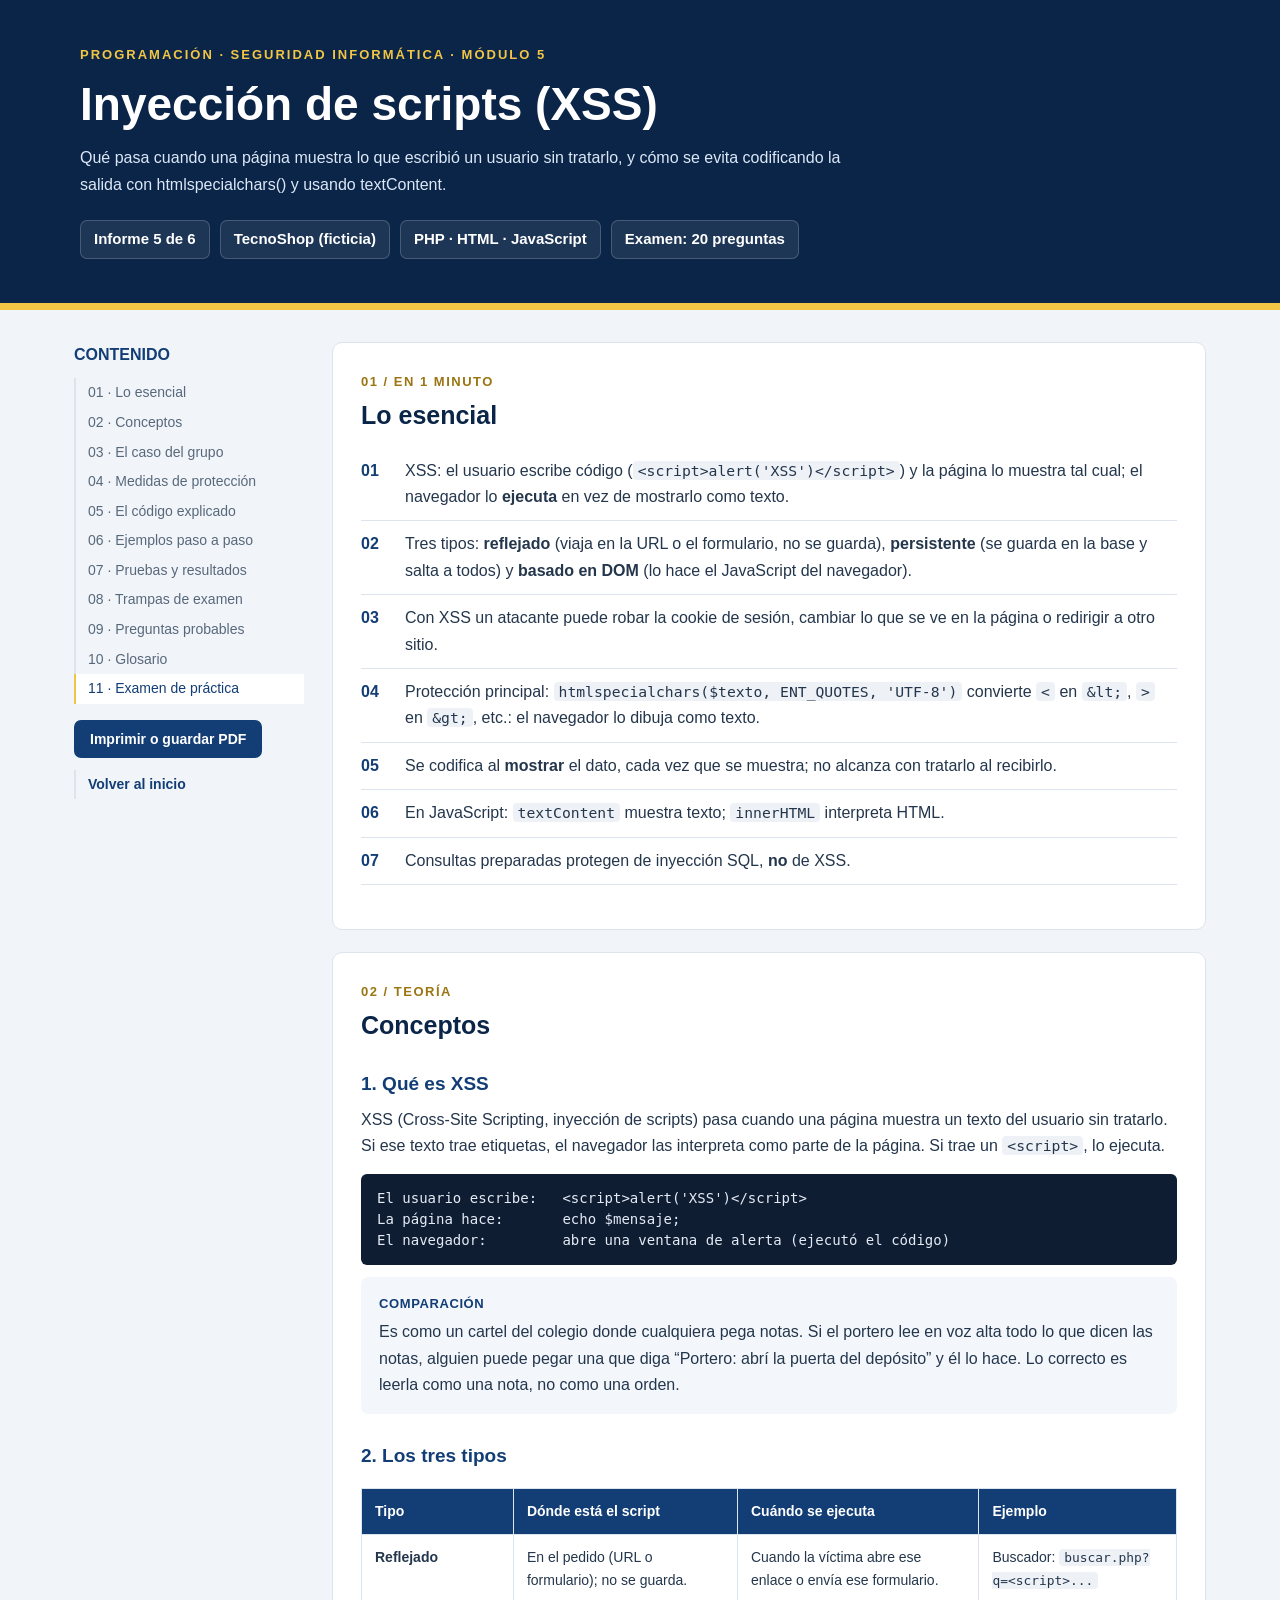
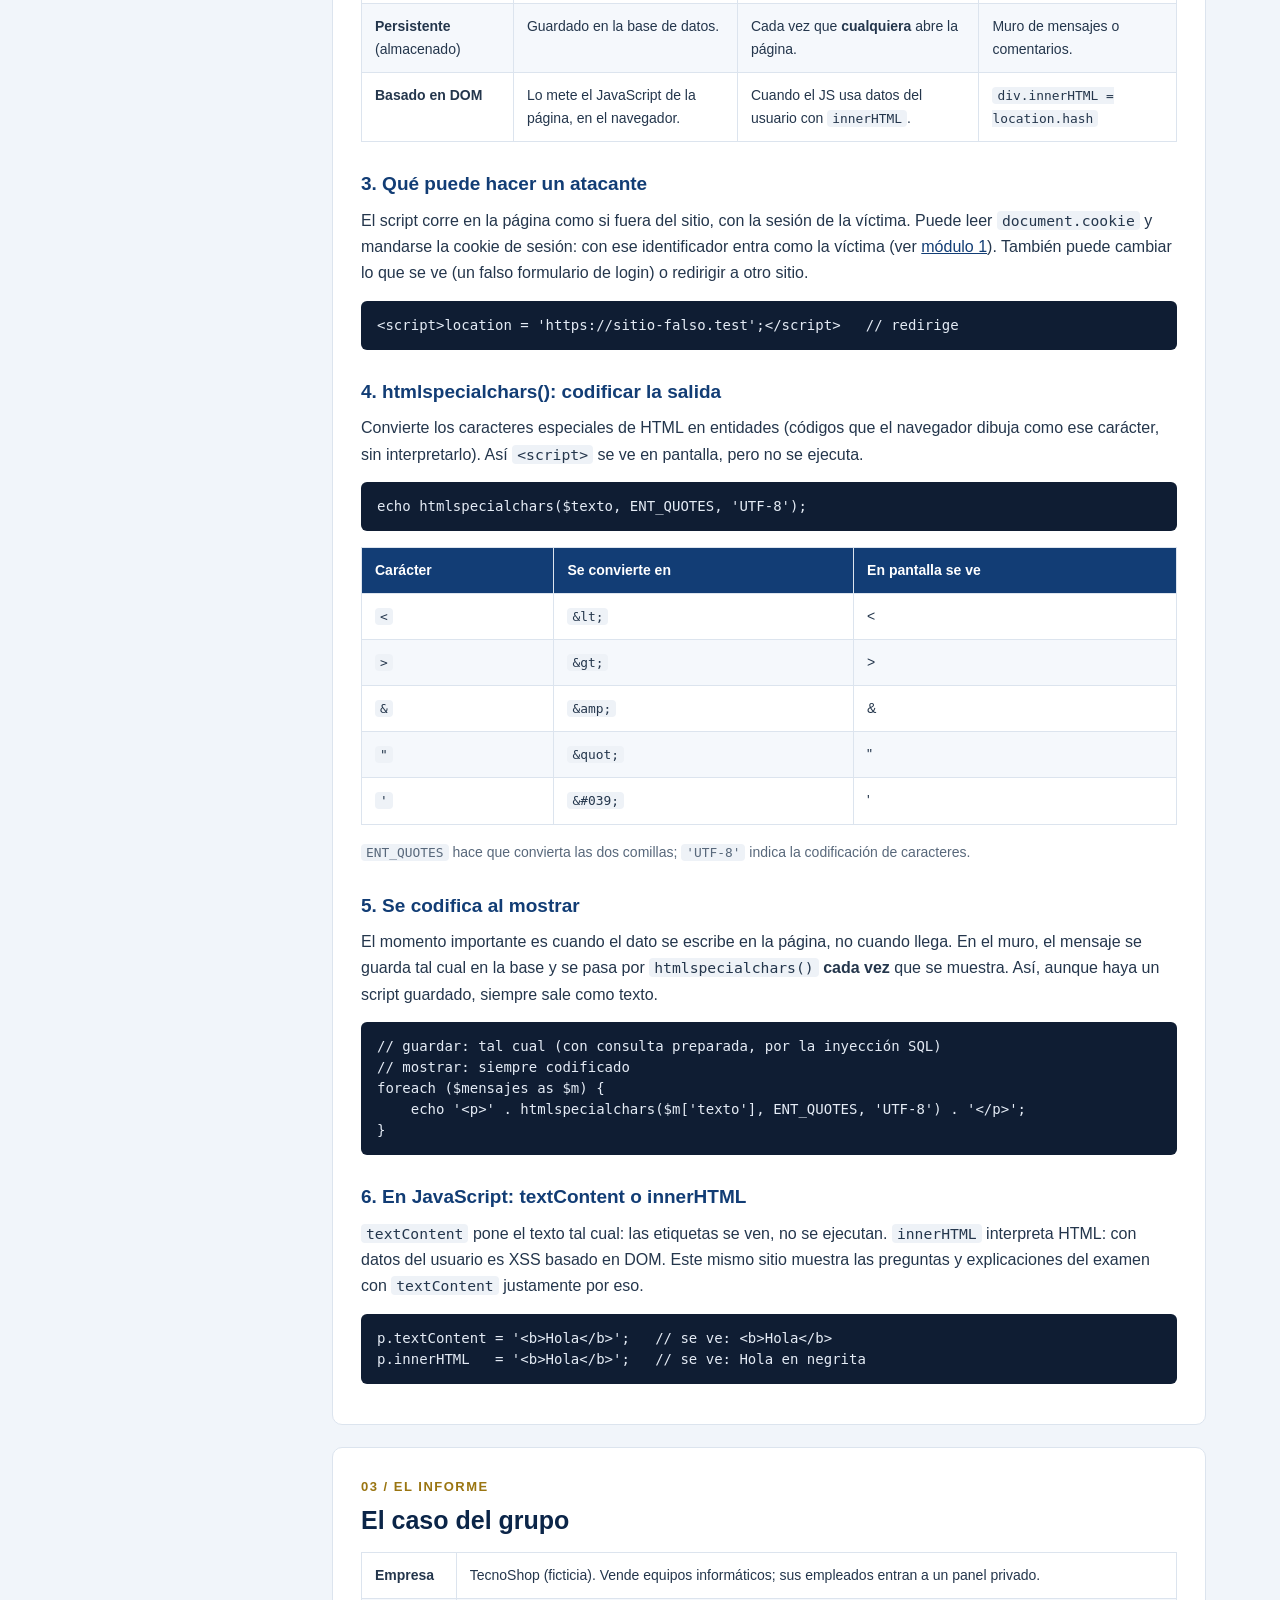
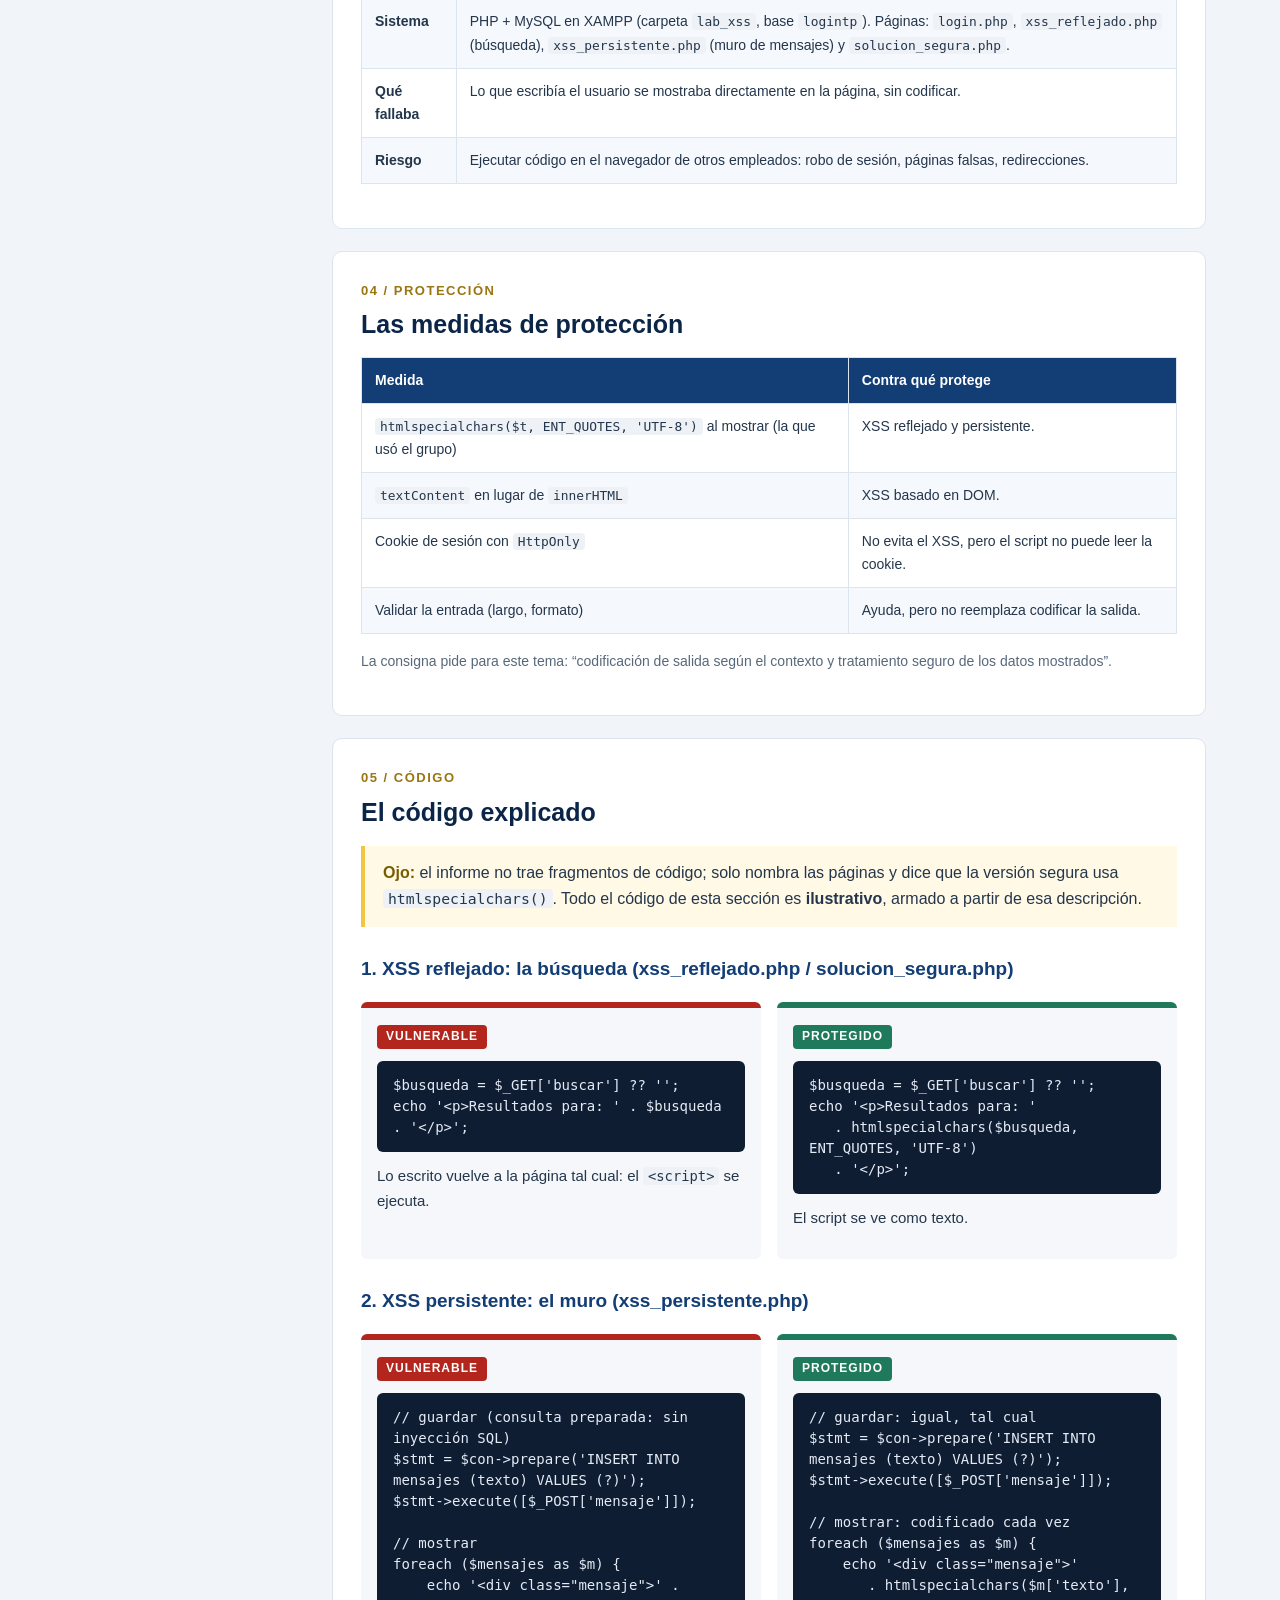
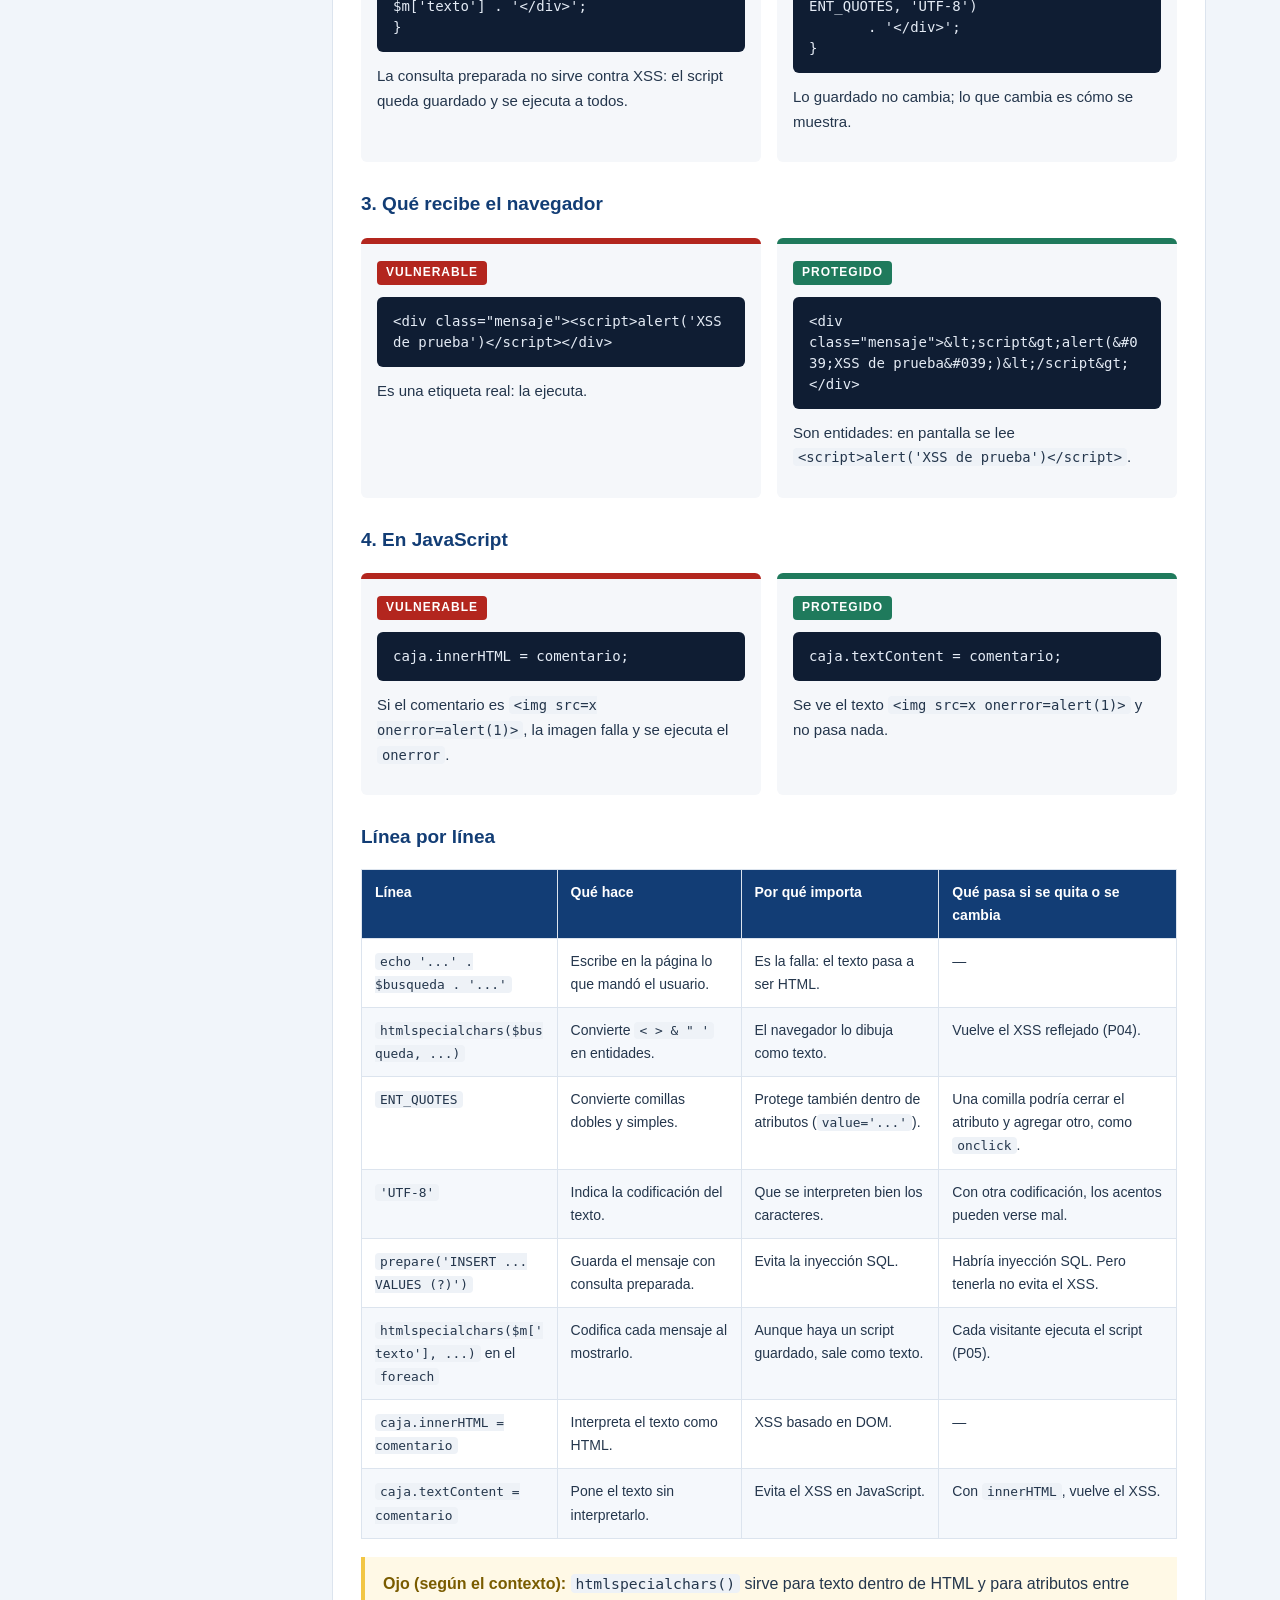
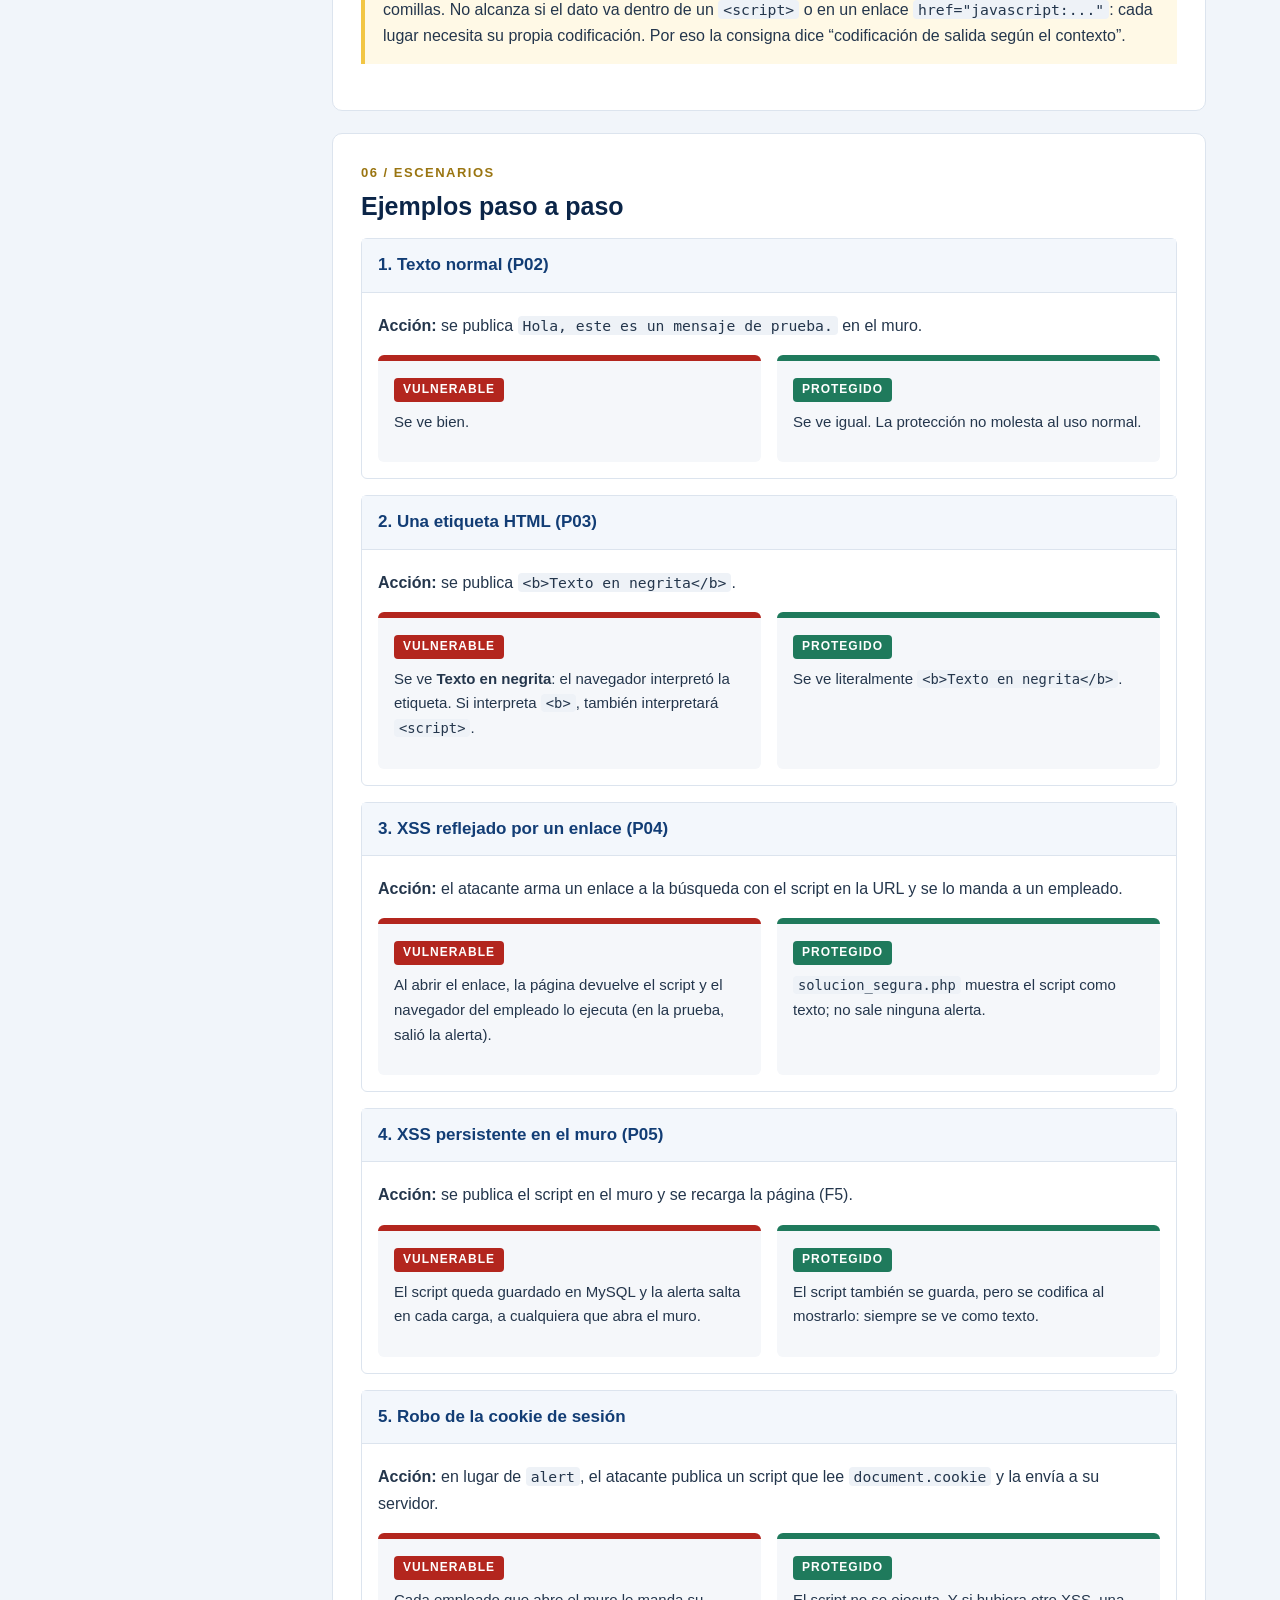
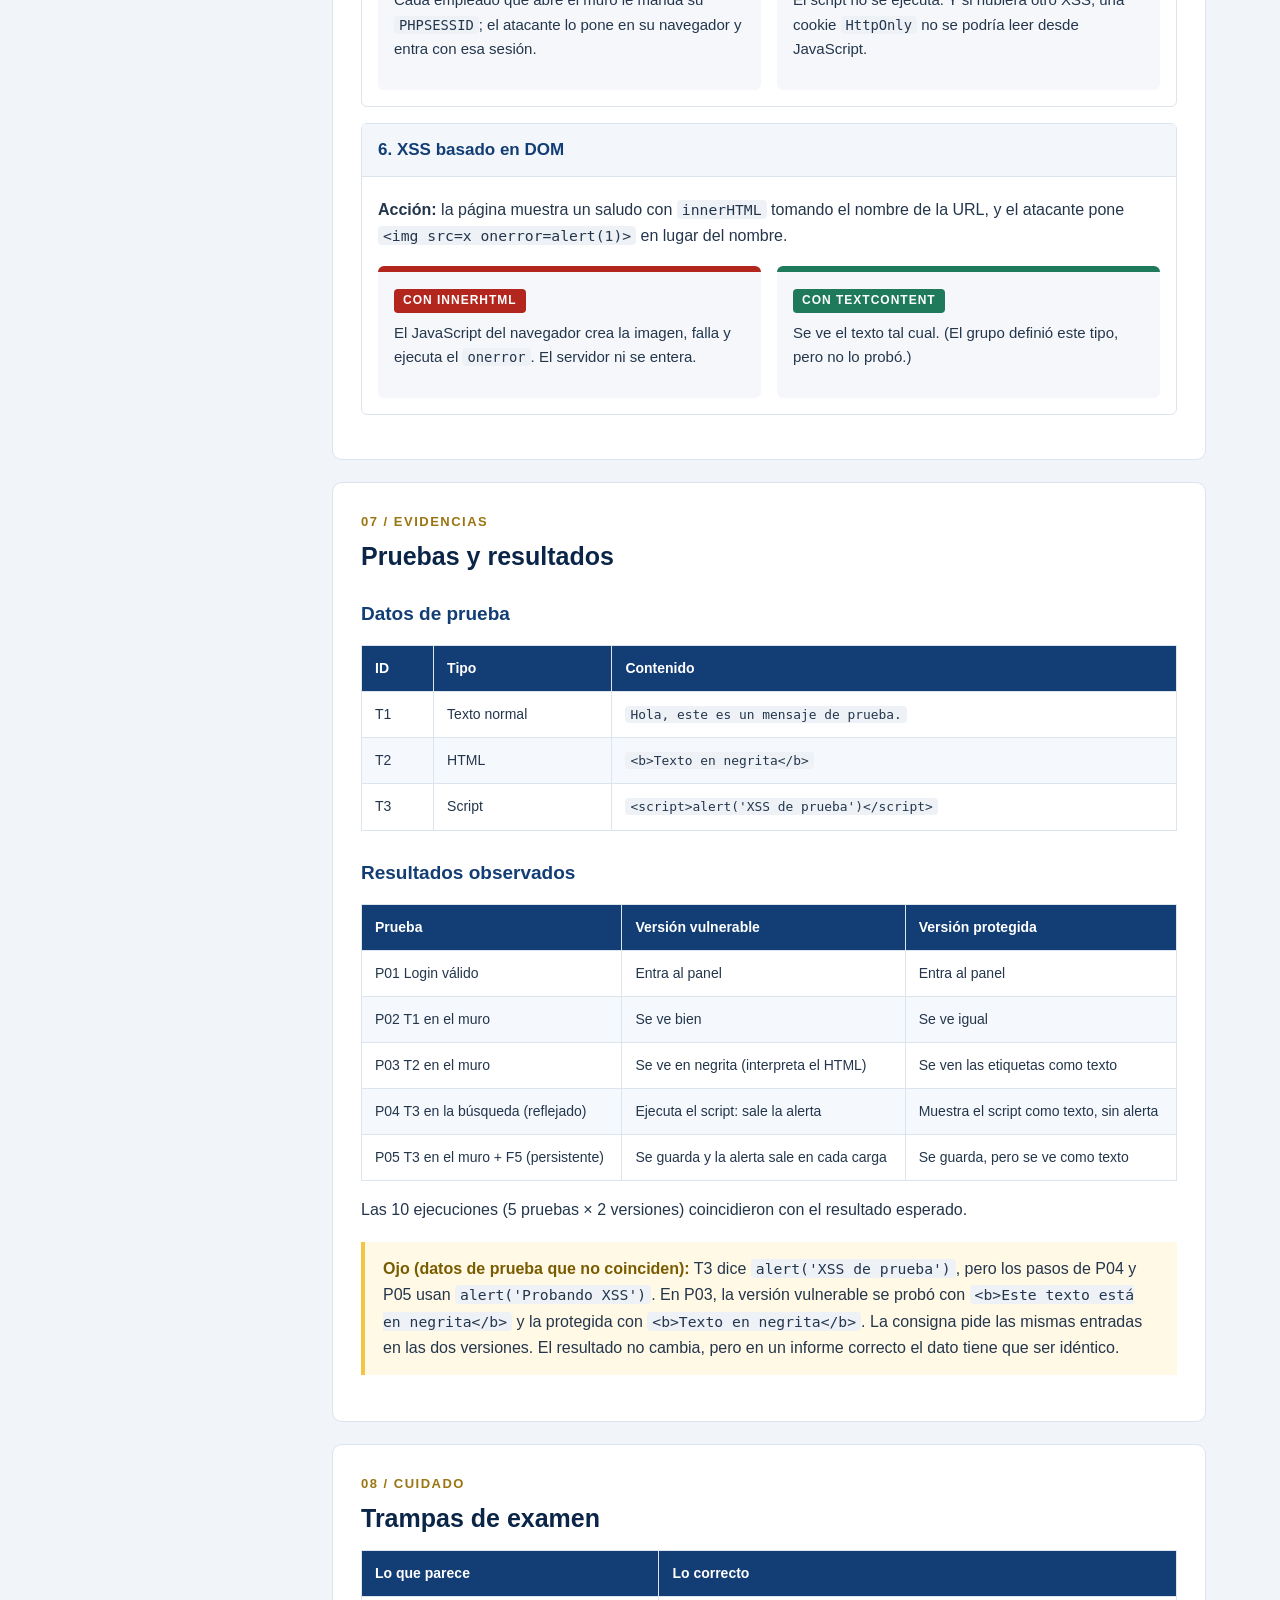
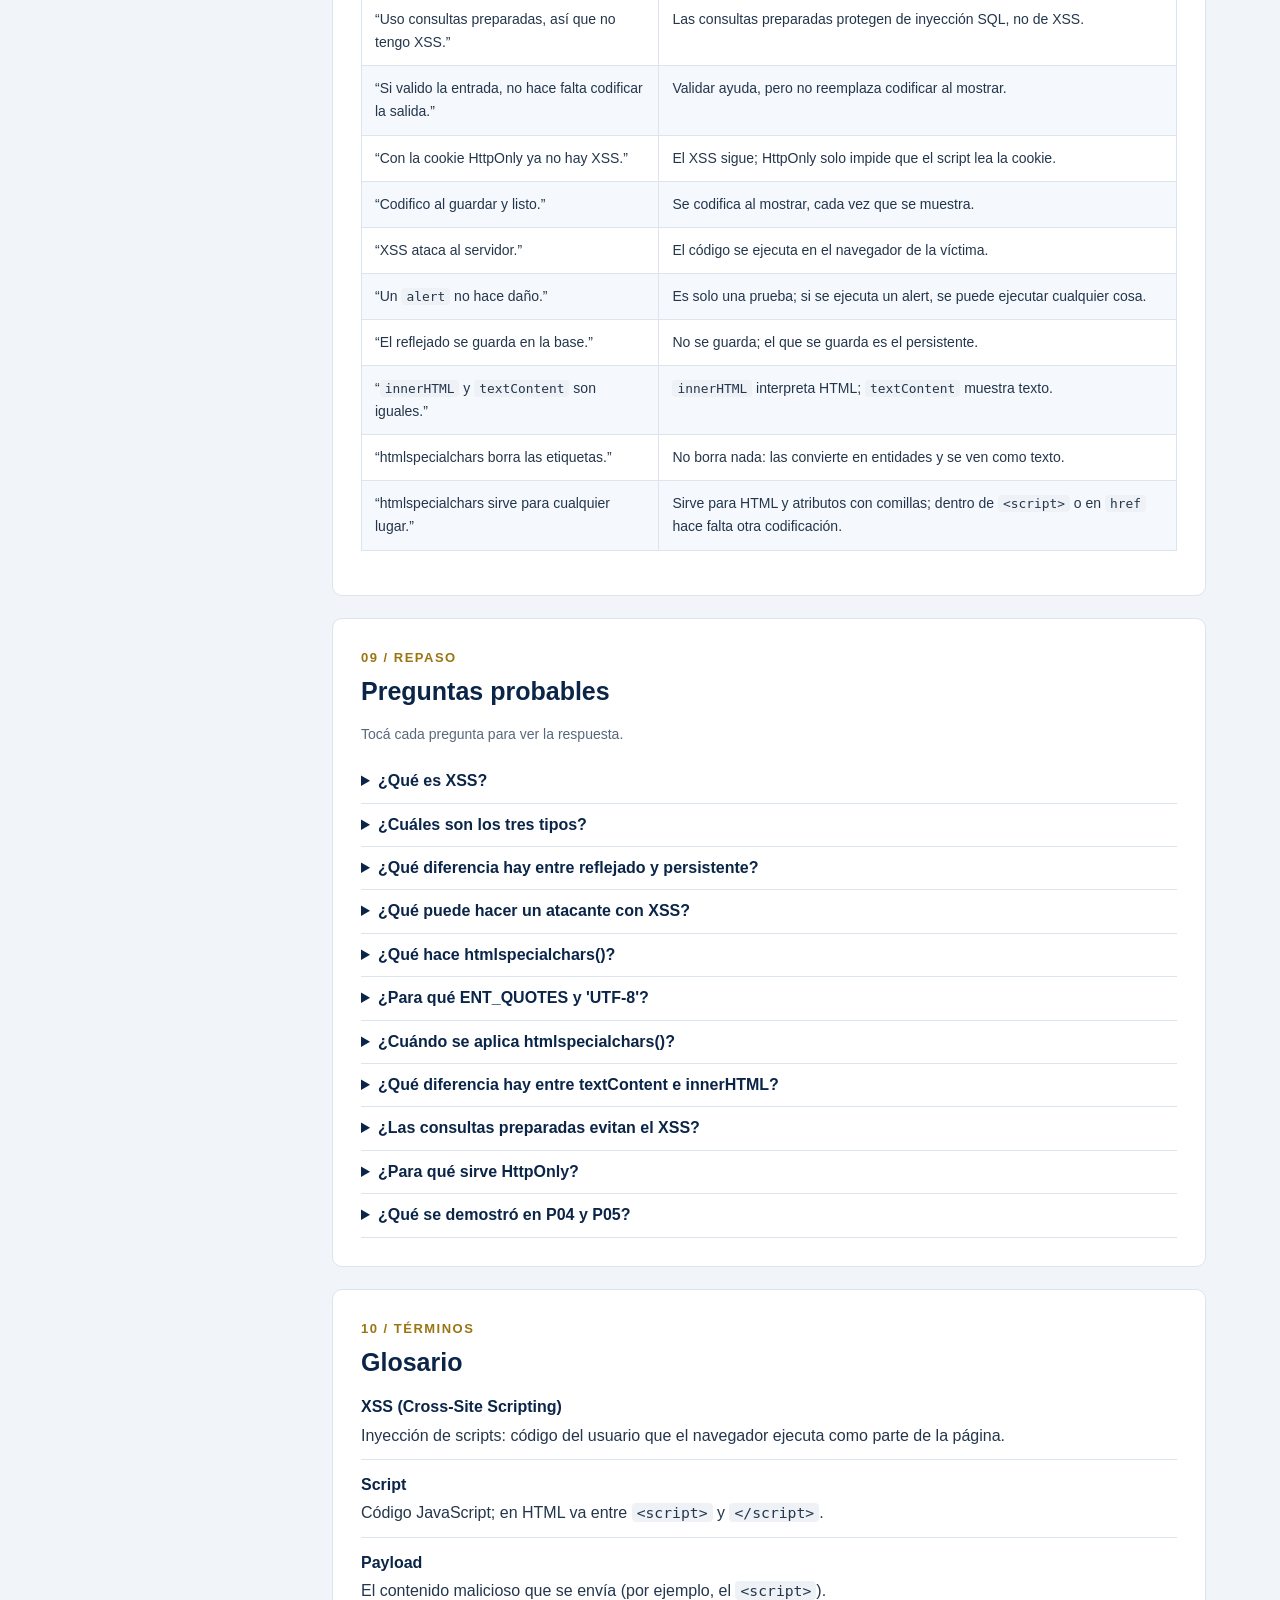
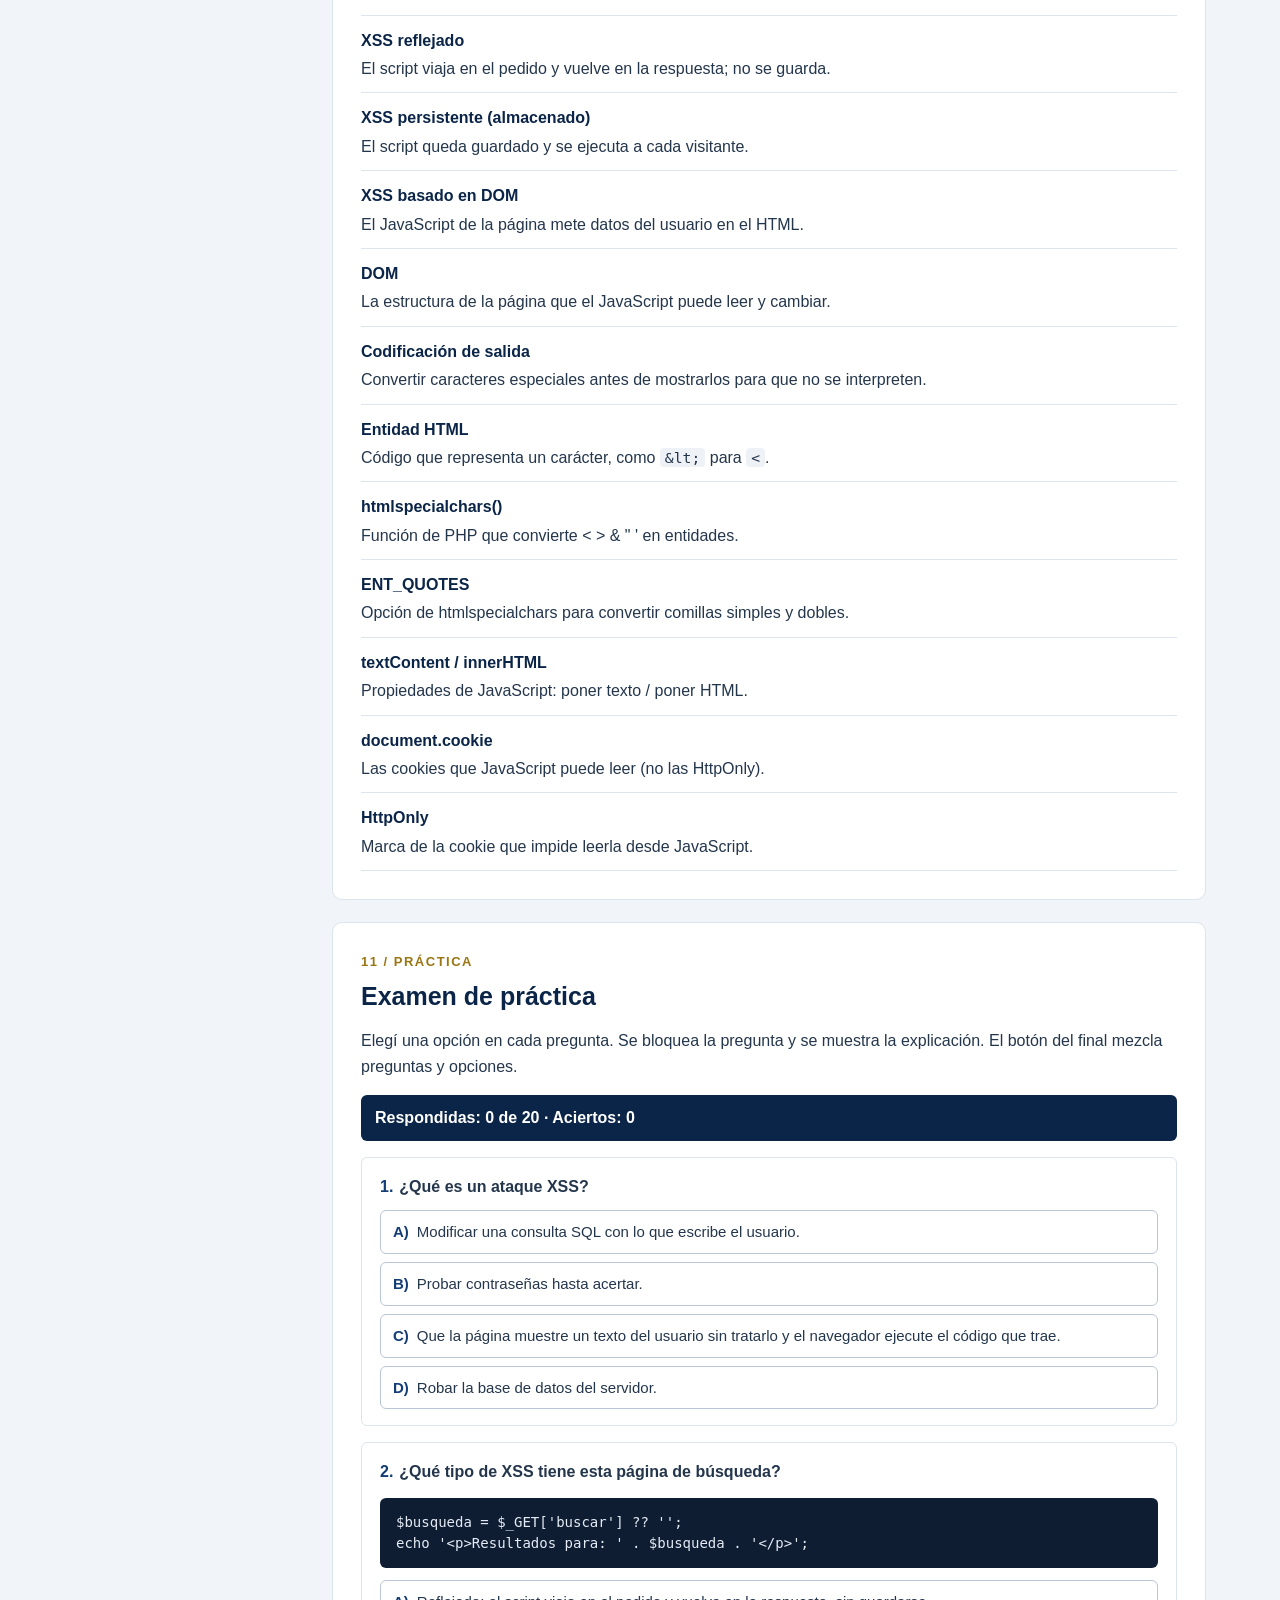
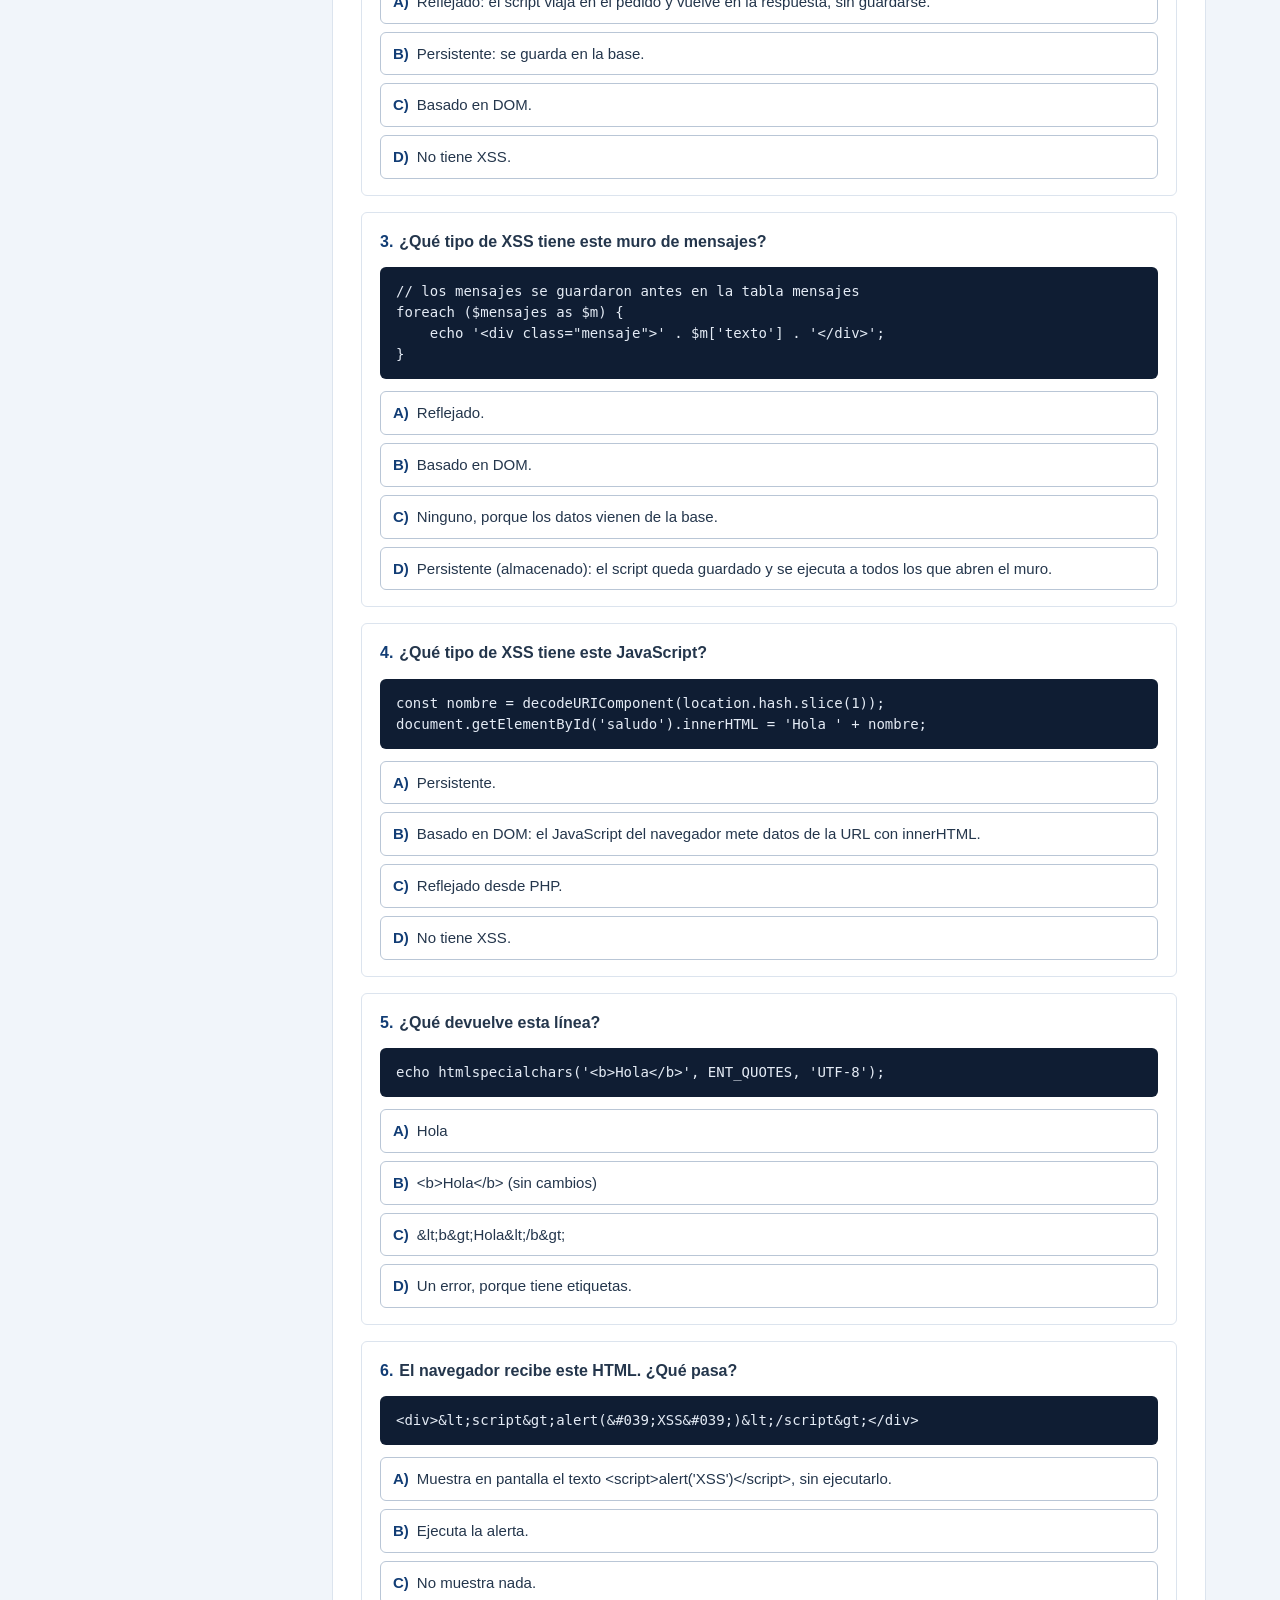
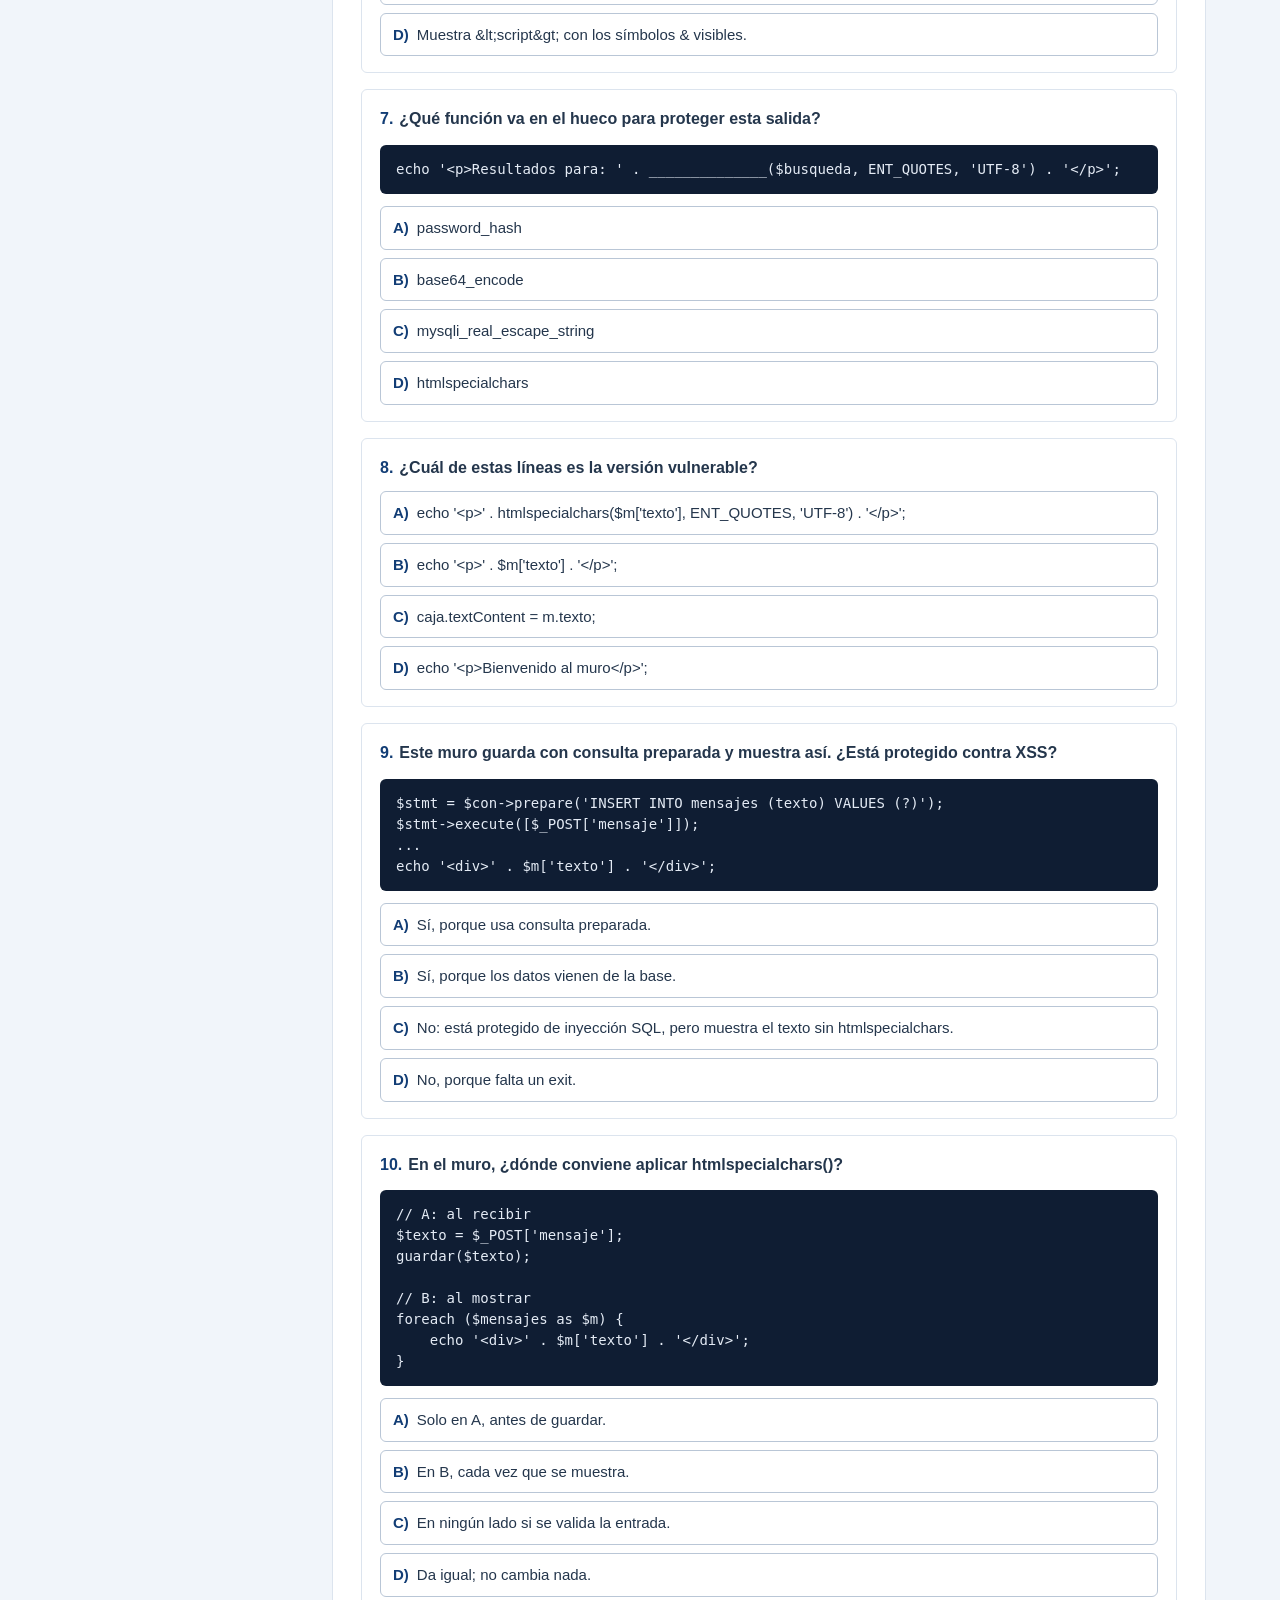
<file: modulo5_xss.html>
<!doctype html>
<html lang="es">
<head>
<meta charset="utf-8">
<meta name="viewport" content="width=device-width,initial-scale=1">
<title>Módulo 5 · Inyección de scripts (XSS)</title>
<link rel="stylesheet" href="css/style.css">
</head>
<body>
<header>
  <div class="etiqueta">Programación · Seguridad informática · Módulo 5</div>
  <h1>Inyección de scripts (XSS)</h1>
  <p>Qué pasa cuando una página muestra lo que escribió un usuario sin tratarlo, y cómo se evita codificando la salida con htmlspecialchars() y usando textContent.</p>
  <div class="chips">
    <span class="chip">Informe 5 de 6</span>
    <span class="chip">TecnoShop (ficticia)</span>
    <span class="chip">PHP · HTML · JavaScript</span>
    <span class="chip">Examen: 20 preguntas</span>
  </div>
</header>

<div class="disposicion">
  <nav class="indice" aria-label="Contenido">
    <strong>CONTENIDO</strong>
    <a href="#esencial">01 · Lo esencial</a>
    <a href="#conceptos">02 · Conceptos</a>
    <a href="#caso">03 · El caso del grupo</a>
    <a href="#medidas">04 · Medidas de protección</a>
    <a href="#codigo">05 · El código explicado</a>
    <a href="#ejemplos">06 · Ejemplos paso a paso</a>
    <a href="#pruebas">07 · Pruebas y resultados</a>
    <a href="#trampas">08 · Trampas de examen</a>
    <a href="#preguntas">09 · Preguntas probables</a>
    <a href="#glosario">10 · Glosario</a>
    <a href="#practica">11 · Examen de práctica</a>
    <button type="button" class="boton-imprimir">Imprimir o guardar PDF</button>
    <a class="volver" href="index.html">Volver al inicio</a>
  </nav>

  <main>
    <!-- 01 Lo esencial -->
    <section id="esencial">
      <span class="numero">01 / EN 1 MINUTO</span>
      <h2>Lo esencial</h2>
      <ol class="esencial">
        <li>XSS: el usuario escribe código (<code>&lt;script&gt;alert('XSS')&lt;/script&gt;</code>) y la página lo muestra tal cual; el navegador lo <strong>ejecuta</strong> en vez de mostrarlo como texto.</li>
        <li>Tres tipos: <strong>reflejado</strong> (viaja en la URL o el formulario, no se guarda), <strong>persistente</strong> (se guarda en la base y salta a todos) y <strong>basado en DOM</strong> (lo hace el JavaScript del navegador).</li>
        <li>Con XSS un atacante puede robar la cookie de sesión, cambiar lo que se ve en la página o redirigir a otro sitio.</li>
        <li>Protección principal: <code>htmlspecialchars($texto, ENT_QUOTES, 'UTF-8')</code> convierte <code>&lt;</code> en <code>&amp;lt;</code>, <code>&gt;</code> en <code>&amp;gt;</code>, etc.: el navegador lo dibuja como texto.</li>
        <li>Se codifica al <strong>mostrar</strong> el dato, cada vez que se muestra; no alcanza con tratarlo al recibirlo.</li>
        <li>En JavaScript: <code>textContent</code> muestra texto; <code>innerHTML</code> interpreta HTML.</li>
        <li>Consultas preparadas protegen de inyección SQL, <strong>no</strong> de XSS.</li>
      </ol>
    </section>

    <!-- 02 Conceptos -->
    <section id="conceptos">
      <span class="numero">02 / TEORÍA</span>
      <h2>Conceptos</h2>

      <h3>1. Qué es XSS</h3>
      <p>XSS (Cross-Site Scripting, inyección de scripts) pasa cuando una página muestra un texto del usuario sin tratarlo. Si ese texto trae etiquetas, el navegador las interpreta como parte de la página. Si trae un <code>&lt;script&gt;</code>, lo ejecuta.</p>
<pre><code>El usuario escribe:   &lt;script&gt;alert('XSS')&lt;/script&gt;
La página hace:       echo $mensaje;
El navegador:         abre una ventana de alerta (ejecutó el código)</code></pre>
      <div class="ejemplo"><b class="titulo">Comparación</b>Es como un cartel del colegio donde cualquiera pega notas. Si el portero lee en voz alta todo lo que dicen las notas, alguien puede pegar una que diga “Portero: abrí la puerta del depósito” y él lo hace. Lo correcto es leerla como una nota, no como una orden.</div>

      <h3>2. Los tres tipos</h3>
      <div class="tabla-contenedor">
        <table>
          <thead><tr><th>Tipo</th><th>Dónde está el script</th><th>Cuándo se ejecuta</th><th>Ejemplo</th></tr></thead>
          <tbody>
            <tr><td><strong>Reflejado</strong></td><td>En el pedido (URL o formulario); no se guarda.</td><td>Cuando la víctima abre ese enlace o envía ese formulario.</td><td>Buscador: <code>buscar.php?q=&lt;script&gt;...</code></td></tr>
            <tr><td><strong>Persistente</strong> (almacenado)</td><td>Guardado en la base de datos.</td><td>Cada vez que <strong>cualquiera</strong> abre la página.</td><td>Muro de mensajes o comentarios.</td></tr>
            <tr><td><strong>Basado en DOM</strong></td><td>Lo mete el JavaScript de la página, en el navegador.</td><td>Cuando el JS usa datos del usuario con <code>innerHTML</code>.</td><td><code>div.innerHTML = location.hash</code></td></tr>
          </tbody>
        </table>
      </div>

      <h3>3. Qué puede hacer un atacante</h3>
      <p>El script corre en la página como si fuera del sitio, con la sesión de la víctima. Puede leer <code>document.cookie</code> y mandarse la cookie de sesión: con ese identificador entra como la víctima (ver <a href="modulo1_sesiones.html">módulo 1</a>). También puede cambiar lo que se ve (un falso formulario de login) o redirigir a otro sitio.</p>
<pre><code>&lt;script&gt;location = 'https://sitio-falso.test';&lt;/script&gt;   // redirige</code></pre>

      <h3>4. htmlspecialchars(): codificar la salida</h3>
      <p>Convierte los caracteres especiales de HTML en entidades (códigos que el navegador dibuja como ese carácter, sin interpretarlo). Así <code>&lt;script&gt;</code> se ve en pantalla, pero no se ejecuta.</p>
<pre><code>echo htmlspecialchars($texto, ENT_QUOTES, 'UTF-8');</code></pre>
      <div class="tabla-contenedor">
        <table>
          <thead><tr><th>Carácter</th><th>Se convierte en</th><th>En pantalla se ve</th></tr></thead>
          <tbody>
            <tr><td><code>&lt;</code></td><td><code>&amp;lt;</code></td><td>&lt;</td></tr>
            <tr><td><code>&gt;</code></td><td><code>&amp;gt;</code></td><td>&gt;</td></tr>
            <tr><td><code>&amp;</code></td><td><code>&amp;amp;</code></td><td>&amp;</td></tr>
            <tr><td><code>"</code></td><td><code>&amp;quot;</code></td><td>"</td></tr>
            <tr><td><code>'</code></td><td><code>&amp;#039;</code></td><td>'</td></tr>
          </tbody>
        </table>
      </div>
      <p class="chico"><code>ENT_QUOTES</code> hace que convierta las dos comillas; <code>'UTF-8'</code> indica la codificación de caracteres.</p>

      <h3>5. Se codifica al mostrar</h3>
      <p>El momento importante es cuando el dato se escribe en la página, no cuando llega. En el muro, el mensaje se guarda tal cual en la base y se pasa por <code>htmlspecialchars()</code> <strong>cada vez</strong> que se muestra. Así, aunque haya un script guardado, siempre sale como texto.</p>
<pre><code>// guardar: tal cual (con consulta preparada, por la inyección SQL)
// mostrar: siempre codificado
foreach ($mensajes as $m) {
    echo '&lt;p&gt;' . htmlspecialchars($m['texto'], ENT_QUOTES, 'UTF-8') . '&lt;/p&gt;';
}</code></pre>

      <h3>6. En JavaScript: textContent o innerHTML</h3>
      <p><code>textContent</code> pone el texto tal cual: las etiquetas se ven, no se ejecutan. <code>innerHTML</code> interpreta HTML: con datos del usuario es XSS basado en DOM. Este mismo sitio muestra las preguntas y explicaciones del examen con <code>textContent</code> justamente por eso.</p>
<pre><code>p.textContent = '&lt;b&gt;Hola&lt;/b&gt;';   // se ve: &lt;b&gt;Hola&lt;/b&gt;
p.innerHTML   = '&lt;b&gt;Hola&lt;/b&gt;';   // se ve: Hola en negrita</code></pre>
    </section>

    <!-- 03 El caso -->
    <section id="caso">
      <span class="numero">03 / EL INFORME</span>
      <h2>El caso del grupo</h2>
      <div class="tabla-contenedor">
        <table>
          <tbody>
            <tr><td><strong>Empresa</strong></td><td>TecnoShop (ficticia). Vende equipos informáticos; sus empleados entran a un panel privado.</td></tr>
            <tr><td><strong>Sistema</strong></td><td>PHP + MySQL en XAMPP (carpeta <code>lab_xss</code>, base <code>logintp</code>). Páginas: <code>login.php</code>, <code>xss_reflejado.php</code> (búsqueda), <code>xss_persistente.php</code> (muro de mensajes) y <code>solucion_segura.php</code>.</td></tr>
            <tr><td><strong>Qué fallaba</strong></td><td>Lo que escribía el usuario se mostraba directamente en la página, sin codificar.</td></tr>
            <tr><td><strong>Riesgo</strong></td><td>Ejecutar código en el navegador de otros empleados: robo de sesión, páginas falsas, redirecciones.</td></tr>
          </tbody>
        </table>
      </div>
    </section>

    <!-- 04 Medidas -->
    <section id="medidas">
      <span class="numero">04 / PROTECCIÓN</span>
      <h2>Las medidas de protección</h2>
      <div class="tabla-contenedor">
        <table>
          <thead><tr><th>Medida</th><th>Contra qué protege</th></tr></thead>
          <tbody>
            <tr><td><code>htmlspecialchars($t, ENT_QUOTES, 'UTF-8')</code> al mostrar (la que usó el grupo)</td><td>XSS reflejado y persistente.</td></tr>
            <tr><td><code>textContent</code> en lugar de <code>innerHTML</code></td><td>XSS basado en DOM.</td></tr>
            <tr><td>Cookie de sesión con <code>HttpOnly</code></td><td>No evita el XSS, pero el script no puede leer la cookie.</td></tr>
            <tr><td>Validar la entrada (largo, formato)</td><td>Ayuda, pero no reemplaza codificar la salida.</td></tr>
          </tbody>
        </table>
      </div>
      <p class="chico">La consigna pide para este tema: “codificación de salida según el contexto y tratamiento seguro de los datos mostrados”.</p>
    </section>

    <!-- 05 Código -->
    <section id="codigo">
      <span class="numero">05 / CÓDIGO</span>
      <h2>El código explicado</h2>
      <div class="ojo"><strong>Ojo:</strong> el informe no trae fragmentos de código; solo nombra las páginas y dice que la versión segura usa <code>htmlspecialchars()</code>. Todo el código de esta sección es <strong>ilustrativo</strong>, armado a partir de esa descripción.</div>

      <h3>1. XSS reflejado: la búsqueda (xss_reflejado.php / solucion_segura.php)</h3>
      <div class="comparacion">
        <div class="version"><span class="franja">Vulnerable</span>
<pre><code>$busqueda = $_GET['buscar'] ?? '';
echo '&lt;p&gt;Resultados para: ' . $busqueda . '&lt;/p&gt;';</code></pre>
          <p>Lo escrito vuelve a la página tal cual: el <code>&lt;script&gt;</code> se ejecuta.</p>
        </div>
        <div class="version protegido"><span class="franja">Protegido</span>
<pre><code>$busqueda = $_GET['buscar'] ?? '';
echo '&lt;p&gt;Resultados para: '
   . htmlspecialchars($busqueda, ENT_QUOTES, 'UTF-8')
   . '&lt;/p&gt;';</code></pre>
          <p>El script se ve como texto.</p>
        </div>
      </div>

      <h3>2. XSS persistente: el muro (xss_persistente.php)</h3>
      <div class="comparacion">
        <div class="version"><span class="franja">Vulnerable</span>
<pre><code>// guardar (consulta preparada: sin inyección SQL)
$stmt = $con-&gt;prepare('INSERT INTO mensajes (texto) VALUES (?)');
$stmt-&gt;execute([$_POST['mensaje']]);

// mostrar
foreach ($mensajes as $m) {
    echo '&lt;div class="mensaje"&gt;' . $m['texto'] . '&lt;/div&gt;';
}</code></pre>
          <p>La consulta preparada no sirve contra XSS: el script queda guardado y se ejecuta a todos.</p>
        </div>
        <div class="version protegido"><span class="franja">Protegido</span>
<pre><code>// guardar: igual, tal cual
$stmt = $con-&gt;prepare('INSERT INTO mensajes (texto) VALUES (?)');
$stmt-&gt;execute([$_POST['mensaje']]);

// mostrar: codificado cada vez
foreach ($mensajes as $m) {
    echo '&lt;div class="mensaje"&gt;'
       . htmlspecialchars($m['texto'], ENT_QUOTES, 'UTF-8')
       . '&lt;/div&gt;';
}</code></pre>
          <p>Lo guardado no cambia; lo que cambia es cómo se muestra.</p>
        </div>
      </div>

      <h3>3. Qué recibe el navegador</h3>
      <div class="comparacion">
        <div class="version"><span class="franja">Vulnerable</span>
<pre><code>&lt;div class="mensaje"&gt;&lt;script&gt;alert('XSS de prueba')&lt;/script&gt;&lt;/div&gt;</code></pre>
          <p>Es una etiqueta real: la ejecuta.</p>
        </div>
        <div class="version protegido"><span class="franja">Protegido</span>
<pre><code>&lt;div class="mensaje"&gt;&amp;lt;script&amp;gt;alert(&amp;#039;XSS de prueba&amp;#039;)&amp;lt;/script&amp;gt;&lt;/div&gt;</code></pre>
          <p>Son entidades: en pantalla se lee <code>&lt;script&gt;alert('XSS de prueba')&lt;/script&gt;</code>.</p>
        </div>
      </div>

      <h3>4. En JavaScript</h3>
      <div class="comparacion">
        <div class="version"><span class="franja">Vulnerable</span>
<pre><code>caja.innerHTML = comentario;</code></pre>
          <p>Si el comentario es <code>&lt;img src=x onerror=alert(1)&gt;</code>, la imagen falla y se ejecuta el <code>onerror</code>.</p>
        </div>
        <div class="version protegido"><span class="franja">Protegido</span>
<pre><code>caja.textContent = comentario;</code></pre>
          <p>Se ve el texto <code>&lt;img src=x onerror=alert(1)&gt;</code> y no pasa nada.</p>
        </div>
      </div>

      <h3>Línea por línea</h3>
      <div class="tabla-contenedor">
        <table class="tabla-lineas">
          <thead><tr><th>Línea</th><th>Qué hace</th><th>Por qué importa</th><th>Qué pasa si se quita o se cambia</th></tr></thead>
          <tbody>
            <tr><td><code>echo '...' . $busqueda . '...'</code></td><td>Escribe en la página lo que mandó el usuario.</td><td>Es la falla: el texto pasa a ser HTML.</td><td>—</td></tr>
            <tr><td><code>htmlspecialchars($busqueda, ...)</code></td><td>Convierte <code>&lt; &gt; &amp; " '</code> en entidades.</td><td>El navegador lo dibuja como texto.</td><td>Vuelve el XSS reflejado (P04).</td></tr>
            <tr><td><code>ENT_QUOTES</code></td><td>Convierte comillas dobles y simples.</td><td>Protege también dentro de atributos (<code>value='...'</code>).</td><td>Una comilla podría cerrar el atributo y agregar otro, como <code>onclick</code>.</td></tr>
            <tr><td><code>'UTF-8'</code></td><td>Indica la codificación del texto.</td><td>Que se interpreten bien los caracteres.</td><td>Con otra codificación, los acentos pueden verse mal.</td></tr>
            <tr><td><code>prepare('INSERT ... VALUES (?)')</code></td><td>Guarda el mensaje con consulta preparada.</td><td>Evita la inyección SQL.</td><td>Habría inyección SQL. Pero tenerla no evita el XSS.</td></tr>
            <tr><td><code>htmlspecialchars($m['texto'], ...)</code> en el <code>foreach</code></td><td>Codifica cada mensaje al mostrarlo.</td><td>Aunque haya un script guardado, sale como texto.</td><td>Cada visitante ejecuta el script (P05).</td></tr>
            <tr><td><code>caja.innerHTML = comentario</code></td><td>Interpreta el texto como HTML.</td><td>XSS basado en DOM.</td><td>—</td></tr>
            <tr><td><code>caja.textContent = comentario</code></td><td>Pone el texto sin interpretarlo.</td><td>Evita el XSS en JavaScript.</td><td>Con <code>innerHTML</code>, vuelve el XSS.</td></tr>
          </tbody>
        </table>
      </div>
      <div class="ojo"><strong>Ojo (según el contexto):</strong> <code>htmlspecialchars()</code> sirve para texto dentro de HTML y para atributos entre comillas. No alcanza si el dato va dentro de un <code>&lt;script&gt;</code> o en un enlace <code>href=&quot;javascript:...&quot;</code>: cada lugar necesita su propia codificación. Por eso la consigna dice “codificación de salida según el contexto”.</div>
    </section>

    <!-- 06 Ejemplos -->
    <section id="ejemplos">
      <span class="numero">06 / ESCENARIOS</span>
      <h2>Ejemplos paso a paso</h2>

      <div class="escenario">
        <h3>1. Texto normal (P02)</h3>
        <p class="accion"><strong>Acción:</strong> se publica <code>Hola, este es un mensaje de prueba.</code> en el muro.</p>
        <div class="comparacion">
          <div class="version"><span class="franja">Vulnerable</span><p>Se ve bien.</p></div>
          <div class="version protegido"><span class="franja">Protegido</span><p>Se ve igual. La protección no molesta al uso normal.</p></div>
        </div>
      </div>

      <div class="escenario">
        <h3>2. Una etiqueta HTML (P03)</h3>
        <p class="accion"><strong>Acción:</strong> se publica <code>&lt;b&gt;Texto en negrita&lt;/b&gt;</code>.</p>
        <div class="comparacion">
          <div class="version"><span class="franja">Vulnerable</span><p>Se ve <b>Texto en negrita</b>: el navegador interpretó la etiqueta. Si interpreta <code>&lt;b&gt;</code>, también interpretará <code>&lt;script&gt;</code>.</p></div>
          <div class="version protegido"><span class="franja">Protegido</span><p>Se ve literalmente <code>&lt;b&gt;Texto en negrita&lt;/b&gt;</code>.</p></div>
        </div>
      </div>

      <div class="escenario">
        <h3>3. XSS reflejado por un enlace (P04)</h3>
        <p class="accion"><strong>Acción:</strong> el atacante arma un enlace a la búsqueda con el script en la URL y se lo manda a un empleado.</p>
        <div class="comparacion">
          <div class="version"><span class="franja">Vulnerable</span><p>Al abrir el enlace, la página devuelve el script y el navegador del empleado lo ejecuta (en la prueba, salió la alerta).</p></div>
          <div class="version protegido"><span class="franja">Protegido</span><p><code>solucion_segura.php</code> muestra el script como texto; no sale ninguna alerta.</p></div>
        </div>
      </div>

      <div class="escenario">
        <h3>4. XSS persistente en el muro (P05)</h3>
        <p class="accion"><strong>Acción:</strong> se publica el script en el muro y se recarga la página (F5).</p>
        <div class="comparacion">
          <div class="version"><span class="franja">Vulnerable</span><p>El script queda guardado en MySQL y la alerta salta en cada carga, a cualquiera que abra el muro.</p></div>
          <div class="version protegido"><span class="franja">Protegido</span><p>El script también se guarda, pero se codifica al mostrarlo: siempre se ve como texto.</p></div>
        </div>
      </div>

      <div class="escenario">
        <h3>5. Robo de la cookie de sesión</h3>
        <p class="accion"><strong>Acción:</strong> en lugar de <code>alert</code>, el atacante publica un script que lee <code>document.cookie</code> y la envía a su servidor.</p>
        <div class="comparacion">
          <div class="version"><span class="franja">Vulnerable</span><p>Cada empleado que abre el muro le manda su <code>PHPSESSID</code>; el atacante lo pone en su navegador y entra con esa sesión.</p></div>
          <div class="version protegido"><span class="franja">Protegido</span><p>El script no se ejecuta. Y si hubiera otro XSS, una cookie <code>HttpOnly</code> no se podría leer desde JavaScript.</p></div>
        </div>
      </div>

      <div class="escenario">
        <h3>6. XSS basado en DOM</h3>
        <p class="accion"><strong>Acción:</strong> la página muestra un saludo con <code>innerHTML</code> tomando el nombre de la URL, y el atacante pone <code>&lt;img src=x onerror=alert(1)&gt;</code> en lugar del nombre.</p>
        <div class="comparacion">
          <div class="version"><span class="franja">Con innerHTML</span><p>El JavaScript del navegador crea la imagen, falla y ejecuta el <code>onerror</code>. El servidor ni se entera.</p></div>
          <div class="version protegido"><span class="franja">Con textContent</span><p>Se ve el texto tal cual. (El grupo definió este tipo, pero no lo probó.)</p></div>
        </div>
      </div>
    </section>

    <!-- 07 Pruebas -->
    <section id="pruebas">
      <span class="numero">07 / EVIDENCIAS</span>
      <h2>Pruebas y resultados</h2>
      <h3>Datos de prueba</h3>
      <div class="tabla-contenedor">
        <table>
          <thead><tr><th>ID</th><th>Tipo</th><th>Contenido</th></tr></thead>
          <tbody>
            <tr><td>T1</td><td>Texto normal</td><td><code>Hola, este es un mensaje de prueba.</code></td></tr>
            <tr><td>T2</td><td>HTML</td><td><code>&lt;b&gt;Texto en negrita&lt;/b&gt;</code></td></tr>
            <tr><td>T3</td><td>Script</td><td><code>&lt;script&gt;alert('XSS de prueba')&lt;/script&gt;</code></td></tr>
          </tbody>
        </table>
      </div>
      <h3>Resultados observados</h3>
      <div class="tabla-contenedor">
        <table>
          <thead><tr><th>Prueba</th><th>Versión vulnerable</th><th>Versión protegida</th></tr></thead>
          <tbody>
            <tr><td>P01 Login válido</td><td>Entra al panel</td><td>Entra al panel</td></tr>
            <tr><td>P02 T1 en el muro</td><td>Se ve bien</td><td>Se ve igual</td></tr>
            <tr><td>P03 T2 en el muro</td><td>Se ve en negrita (interpreta el HTML)</td><td>Se ven las etiquetas como texto</td></tr>
            <tr><td>P04 T3 en la búsqueda (reflejado)</td><td>Ejecuta el script: sale la alerta</td><td>Muestra el script como texto, sin alerta</td></tr>
            <tr><td>P05 T3 en el muro + F5 (persistente)</td><td>Se guarda y la alerta sale en cada carga</td><td>Se guarda, pero se ve como texto</td></tr>
          </tbody>
        </table>
      </div>
      <p>Las 10 ejecuciones (5 pruebas × 2 versiones) coincidieron con el resultado esperado.</p>
      <div class="ojo"><strong>Ojo (datos de prueba que no coinciden):</strong> T3 dice <code>alert('XSS de prueba')</code>, pero los pasos de P04 y P05 usan <code>alert('Probando XSS')</code>. En P03, la versión vulnerable se probó con <code>&lt;b&gt;Este texto está en negrita&lt;/b&gt;</code> y la protegida con <code>&lt;b&gt;Texto en negrita&lt;/b&gt;</code>. La consigna pide las mismas entradas en las dos versiones. El resultado no cambia, pero en un informe correcto el dato tiene que ser idéntico.</div>
    </section>

    <!-- 08 Trampas -->
    <section id="trampas">
      <span class="numero">08 / CUIDADO</span>
      <h2>Trampas de examen</h2>
      <div class="tabla-contenedor">
        <table>
          <thead><tr><th>Lo que parece</th><th>Lo correcto</th></tr></thead>
          <tbody>
            <tr><td>“Uso consultas preparadas, así que no tengo XSS.”</td><td>Las consultas preparadas protegen de inyección SQL, no de XSS.</td></tr>
            <tr><td>“Si valido la entrada, no hace falta codificar la salida.”</td><td>Validar ayuda, pero no reemplaza codificar al mostrar.</td></tr>
            <tr><td>“Con la cookie HttpOnly ya no hay XSS.”</td><td>El XSS sigue; HttpOnly solo impide que el script lea la cookie.</td></tr>
            <tr><td>“Codifico al guardar y listo.”</td><td>Se codifica al mostrar, cada vez que se muestra.</td></tr>
            <tr><td>“XSS ataca al servidor.”</td><td>El código se ejecuta en el navegador de la víctima.</td></tr>
            <tr><td>“Un <code>alert</code> no hace daño.”</td><td>Es solo una prueba; si se ejecuta un alert, se puede ejecutar cualquier cosa.</td></tr>
            <tr><td>“El reflejado se guarda en la base.”</td><td>No se guarda; el que se guarda es el persistente.</td></tr>
            <tr><td>“<code>innerHTML</code> y <code>textContent</code> son iguales.”</td><td><code>innerHTML</code> interpreta HTML; <code>textContent</code> muestra texto.</td></tr>
            <tr><td>“htmlspecialchars borra las etiquetas.”</td><td>No borra nada: las convierte en entidades y se ven como texto.</td></tr>
            <tr><td>“htmlspecialchars sirve para cualquier lugar.”</td><td>Sirve para HTML y atributos con comillas; dentro de <code>&lt;script&gt;</code> o en <code>href</code> hace falta otra codificación.</td></tr>
          </tbody>
        </table>
      </div>
    </section>

    <!-- 09 Preguntas probables -->
    <section id="preguntas">
      <span class="numero">09 / REPASO</span>
      <h2>Preguntas probables</h2>
      <p class="chico">Tocá cada pregunta para ver la respuesta.</p>
      <details><summary>¿Qué es XSS?</summary><p>Que una página muestre un texto del usuario sin tratarlo y el navegador ejecute el código que trae.</p></details>
      <details><summary>¿Cuáles son los tres tipos?</summary><p>Reflejado (en el pedido, no se guarda), persistente (guardado en la base) y basado en DOM (lo hace el JavaScript del navegador).</p></details>
      <details><summary>¿Qué diferencia hay entre reflejado y persistente?</summary><p>El reflejado afecta a quien abre el enlace o envía el formulario; el persistente está guardado y afecta a todos los que abren la página.</p></details>
      <details><summary>¿Qué puede hacer un atacante con XSS?</summary><p>Robar la cookie de sesión, cambiar lo que se ve en la página y redirigir a otro sitio.</p></details>
      <details><summary>¿Qué hace htmlspecialchars()?</summary><p>Convierte &lt; &gt; &amp; " ' en entidades HTML, así el navegador los muestra como texto.</p></details>
      <details><summary>¿Para qué ENT_QUOTES y 'UTF-8'?</summary><p>ENT_QUOTES convierte las dos comillas; 'UTF-8' indica la codificación de caracteres.</p></details>
      <details><summary>¿Cuándo se aplica htmlspecialchars()?</summary><p>Al mostrar el dato, cada vez que se muestra.</p></details>
      <details><summary>¿Qué diferencia hay entre textContent e innerHTML?</summary><p>textContent muestra texto; innerHTML interpreta HTML.</p></details>
      <details><summary>¿Las consultas preparadas evitan el XSS?</summary><p>No, evitan la inyección SQL.</p></details>
      <details><summary>¿Para qué sirve HttpOnly?</summary><p>Para que JavaScript no pueda leer la cookie; no evita el XSS.</p></details>
      <details><summary>¿Qué se demostró en P04 y P05?</summary><p>La vulnerable ejecutó el script (reflejado y en cada carga del muro); la protegida lo mostró como texto.</p></details>
    </section>

    <!-- 10 Glosario -->
    <section id="glosario">
      <span class="numero">10 / TÉRMINOS</span>
      <h2>Glosario</h2>
      <dl class="glosario">
        <dt>XSS (Cross-Site Scripting)</dt><dd>Inyección de scripts: código del usuario que el navegador ejecuta como parte de la página.</dd>
        <dt>Script</dt><dd>Código JavaScript; en HTML va entre <code>&lt;script&gt;</code> y <code>&lt;/script&gt;</code>.</dd>
        <dt>Payload</dt><dd>El contenido malicioso que se envía (por ejemplo, el <code>&lt;script&gt;</code>).</dd>
        <dt>XSS reflejado</dt><dd>El script viaja en el pedido y vuelve en la respuesta; no se guarda.</dd>
        <dt>XSS persistente (almacenado)</dt><dd>El script queda guardado y se ejecuta a cada visitante.</dd>
        <dt>XSS basado en DOM</dt><dd>El JavaScript de la página mete datos del usuario en el HTML.</dd>
        <dt>DOM</dt><dd>La estructura de la página que el JavaScript puede leer y cambiar.</dd>
        <dt>Codificación de salida</dt><dd>Convertir caracteres especiales antes de mostrarlos para que no se interpreten.</dd>
        <dt>Entidad HTML</dt><dd>Código que representa un carácter, como <code>&amp;lt;</code> para <code>&lt;</code>.</dd>
        <dt>htmlspecialchars()</dt><dd>Función de PHP que convierte &lt; &gt; &amp; " ' en entidades.</dd>
        <dt>ENT_QUOTES</dt><dd>Opción de htmlspecialchars para convertir comillas simples y dobles.</dd>
        <dt>textContent / innerHTML</dt><dd>Propiedades de JavaScript: poner texto / poner HTML.</dd>
        <dt>document.cookie</dt><dd>Las cookies que JavaScript puede leer (no las HttpOnly).</dd>
        <dt>HttpOnly</dt><dd>Marca de la cookie que impide leerla desde JavaScript.</dd>
      </dl>
    </section>

    <!-- 11 Examen -->
    <section id="practica">
      <span class="numero">11 / PRÁCTICA</span>
      <h2>Examen de práctica</h2>
      <p>Elegí una opción en cada pregunta. Se bloquea la pregunta y se muestra la explicación. El botón del final mezcla preguntas y opciones.</p>
      <div id="examen" data-banco="preguntas5"><p class="chico">El examen necesita JavaScript activado.</p></div>
    </section>
  </main>
</div>

<footer>Programación IV · Módulo 5: inyección de scripts (XSS) · Fuentes: informe del grupo, consigna del TP, manual de PHP y OWASP</footer>
<script src="js/preguntas5.js"></script>
<script src="js/script.js"></script>
</body>
</html>
</file>
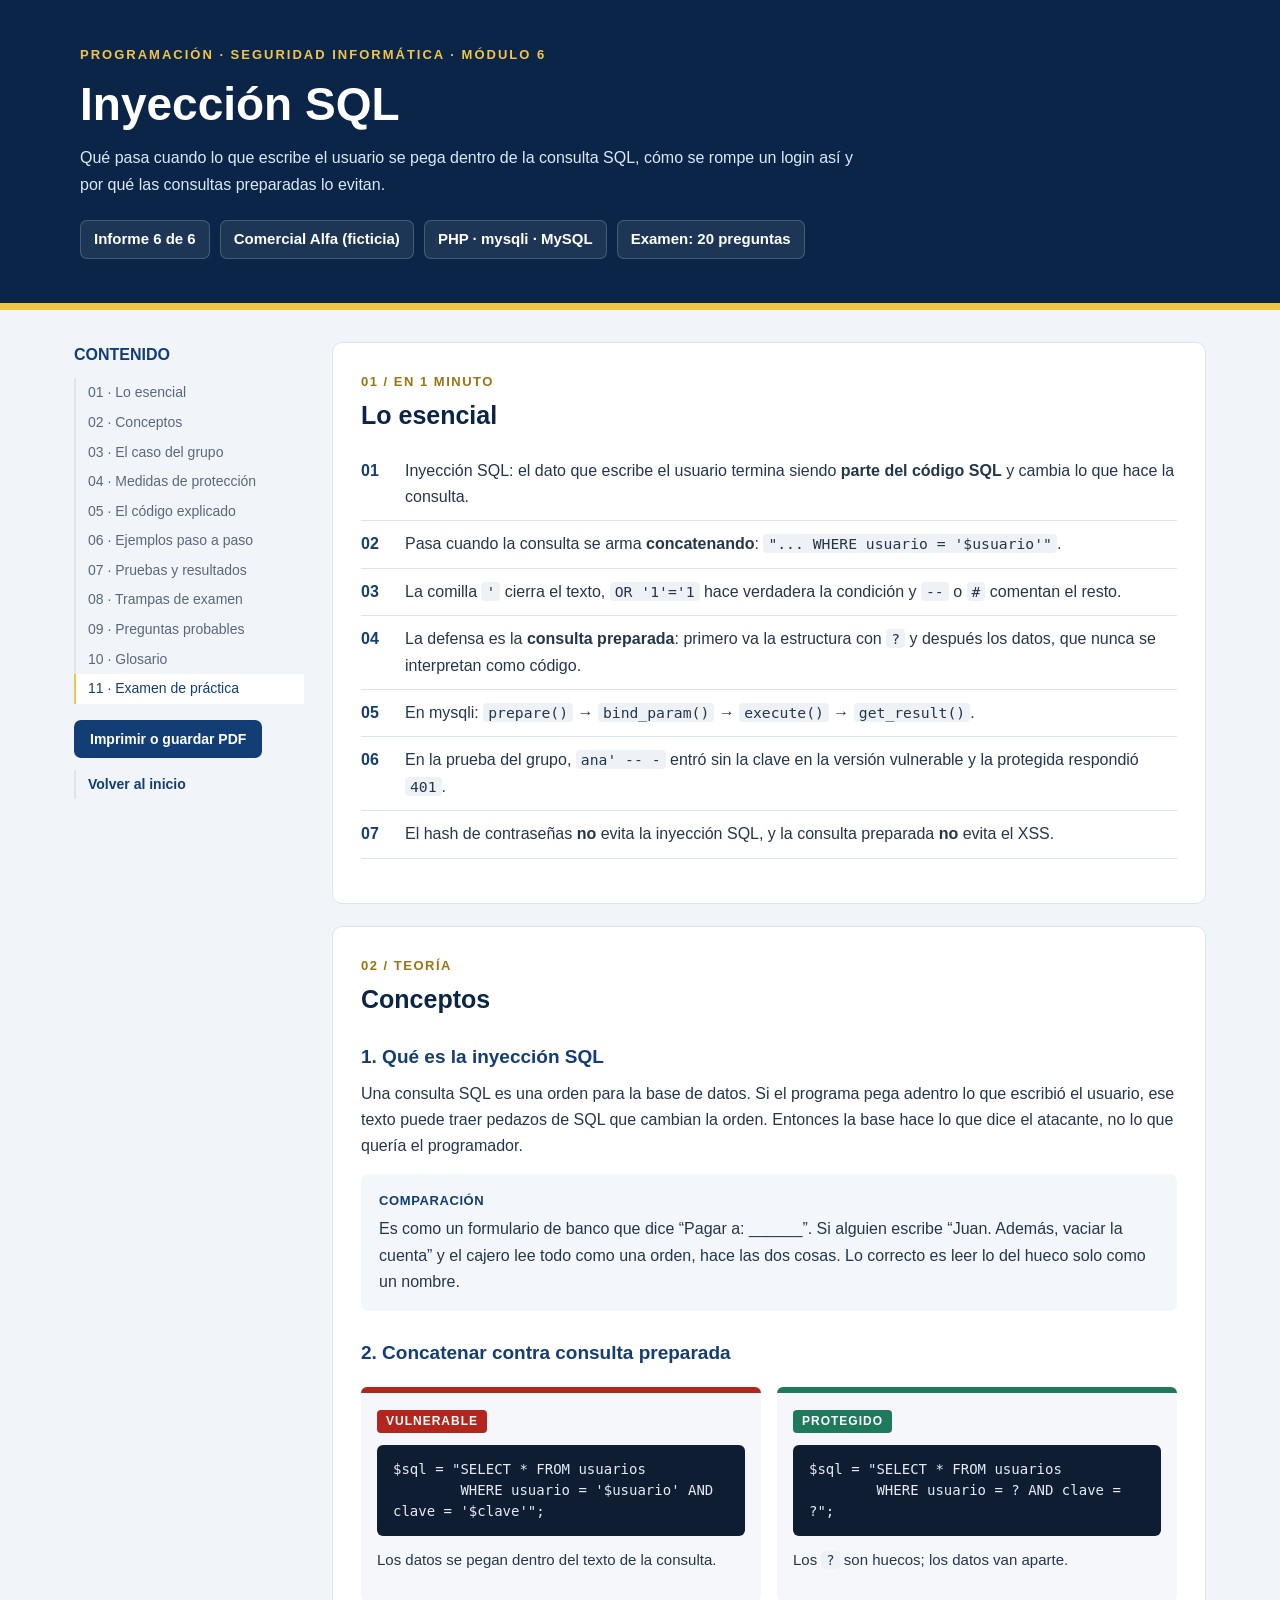
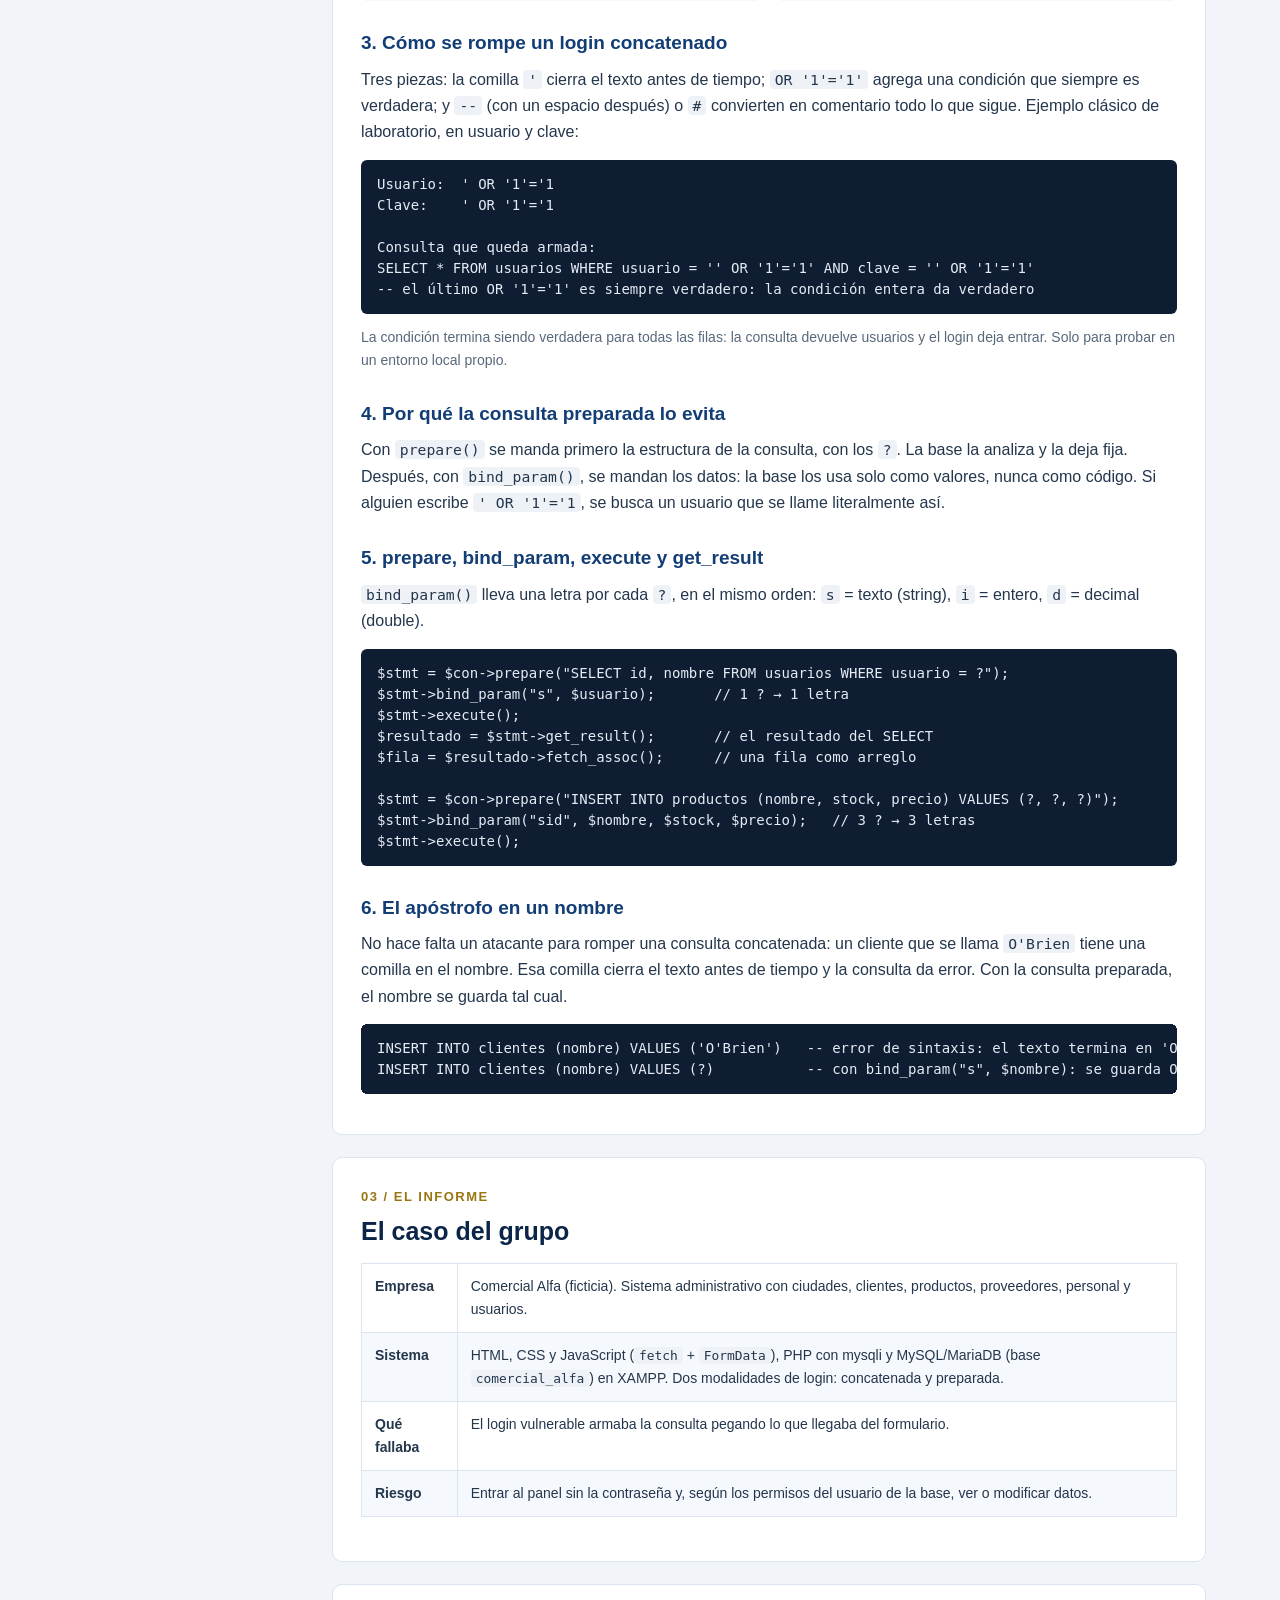
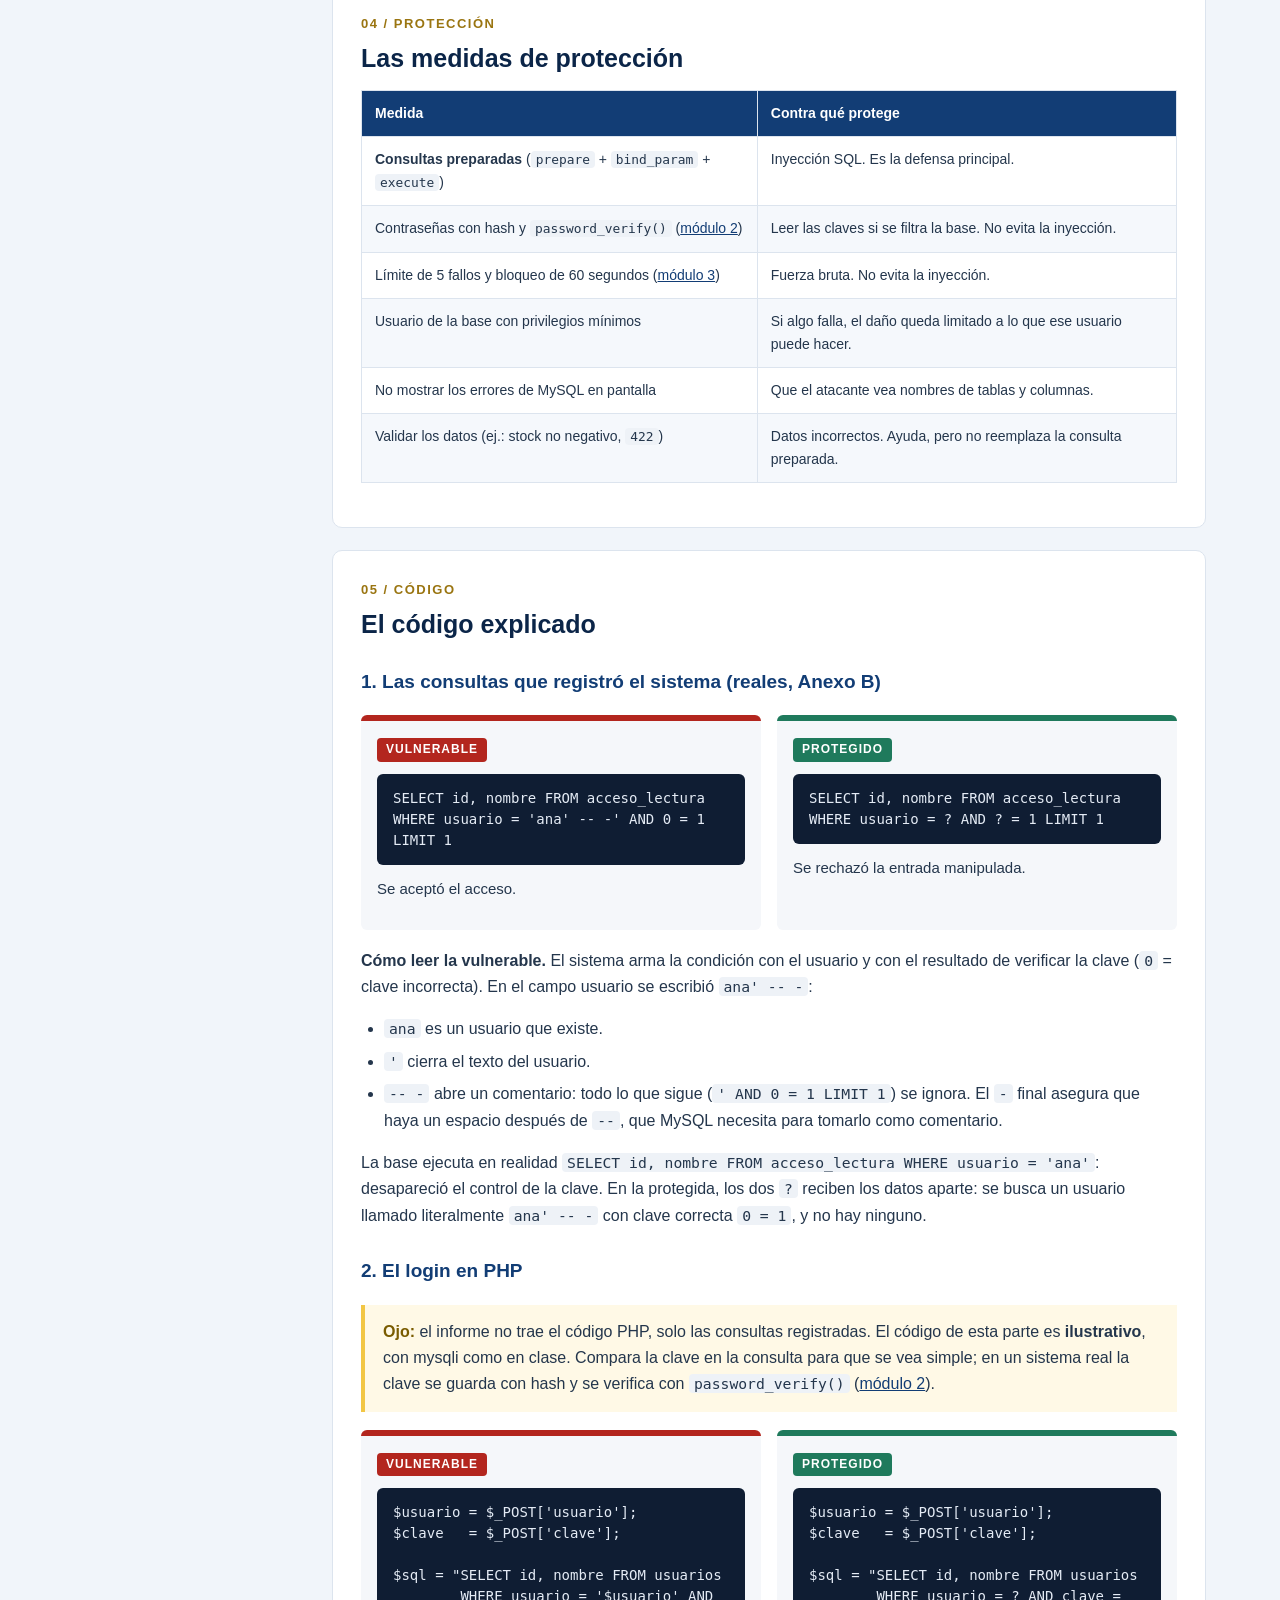
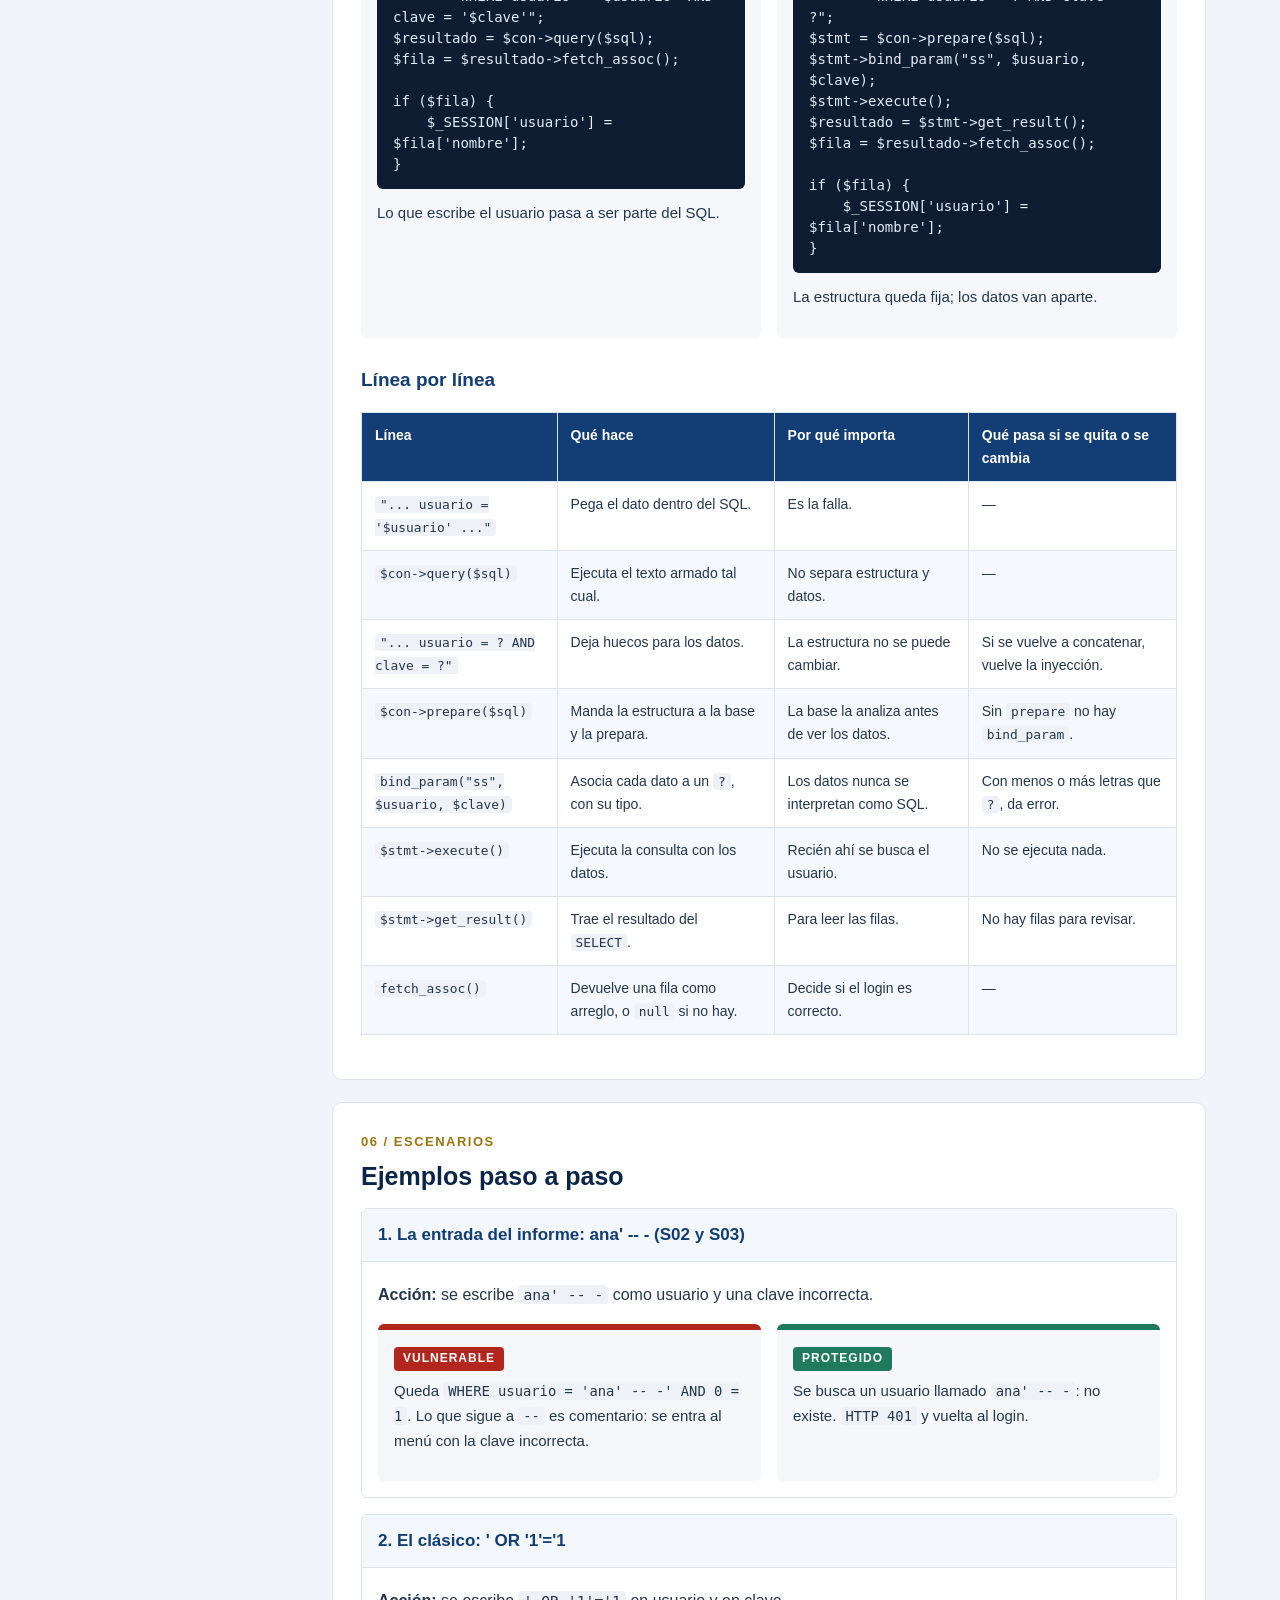
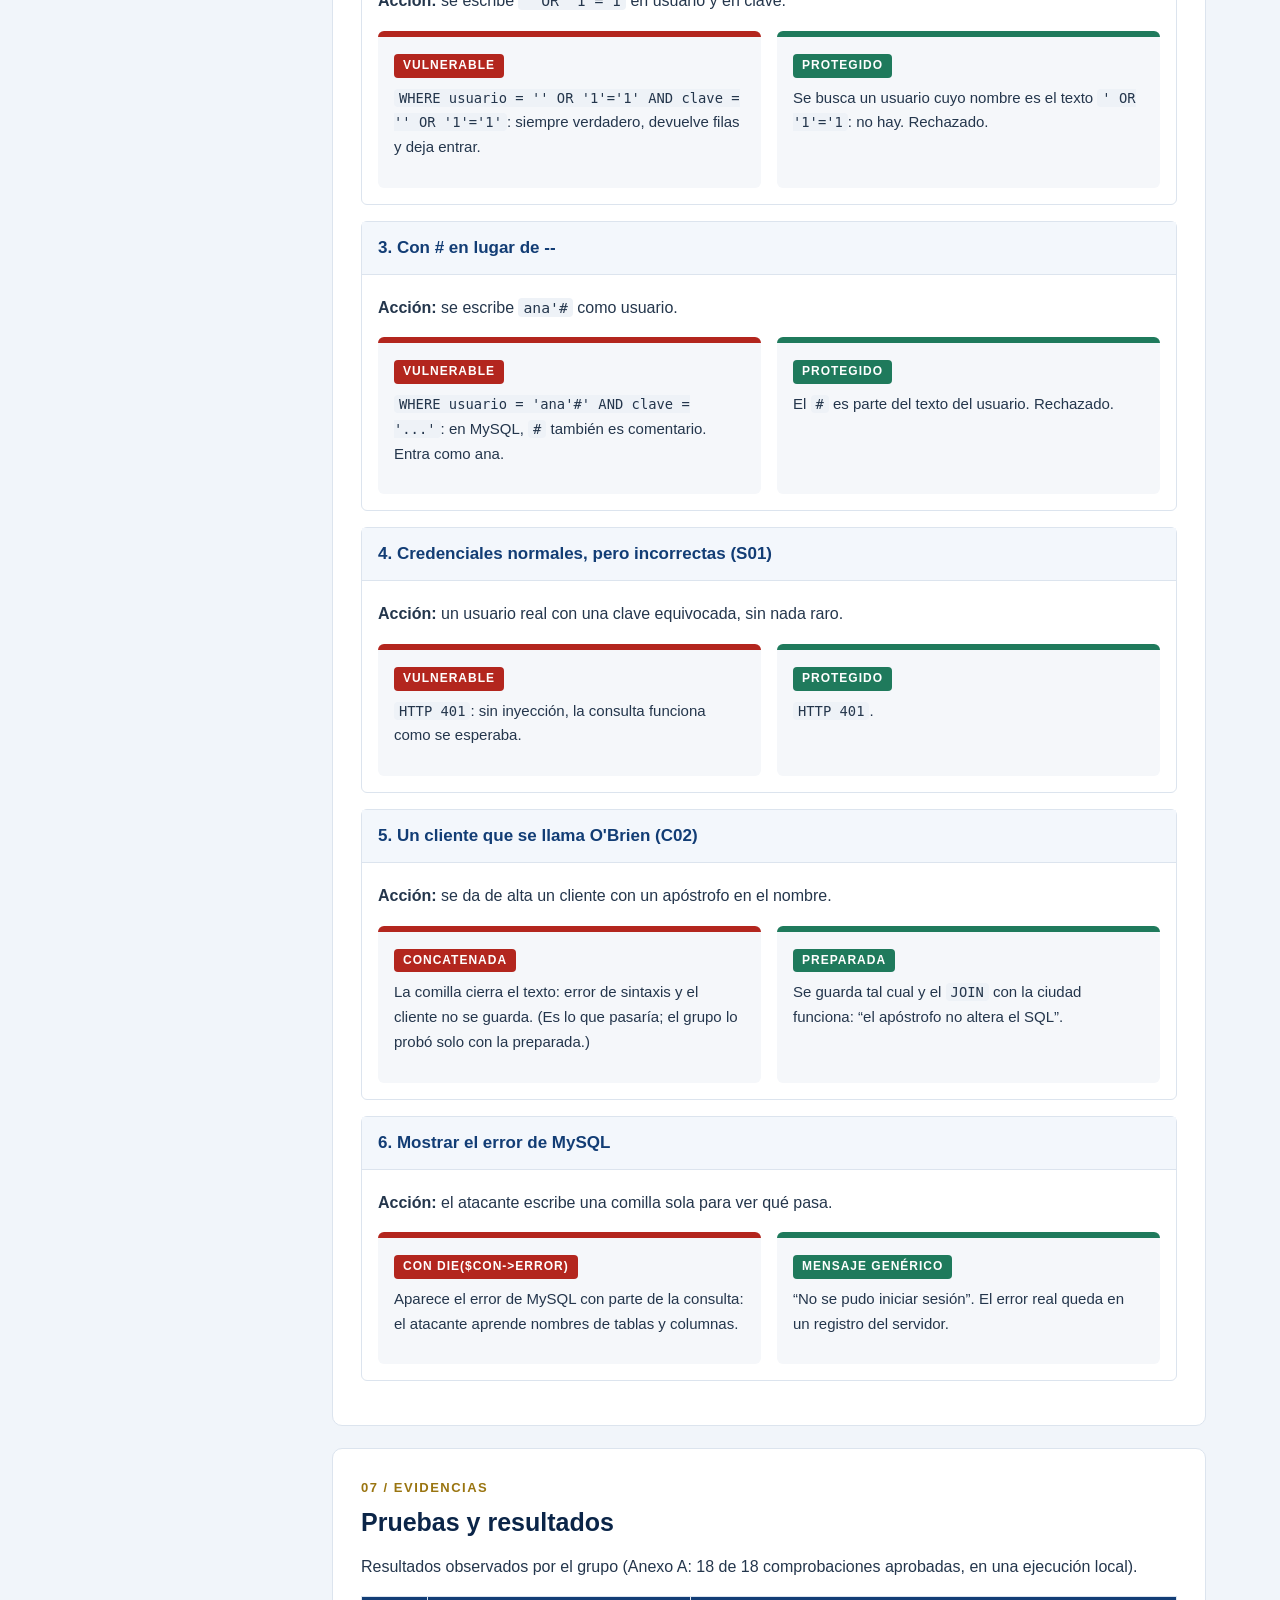
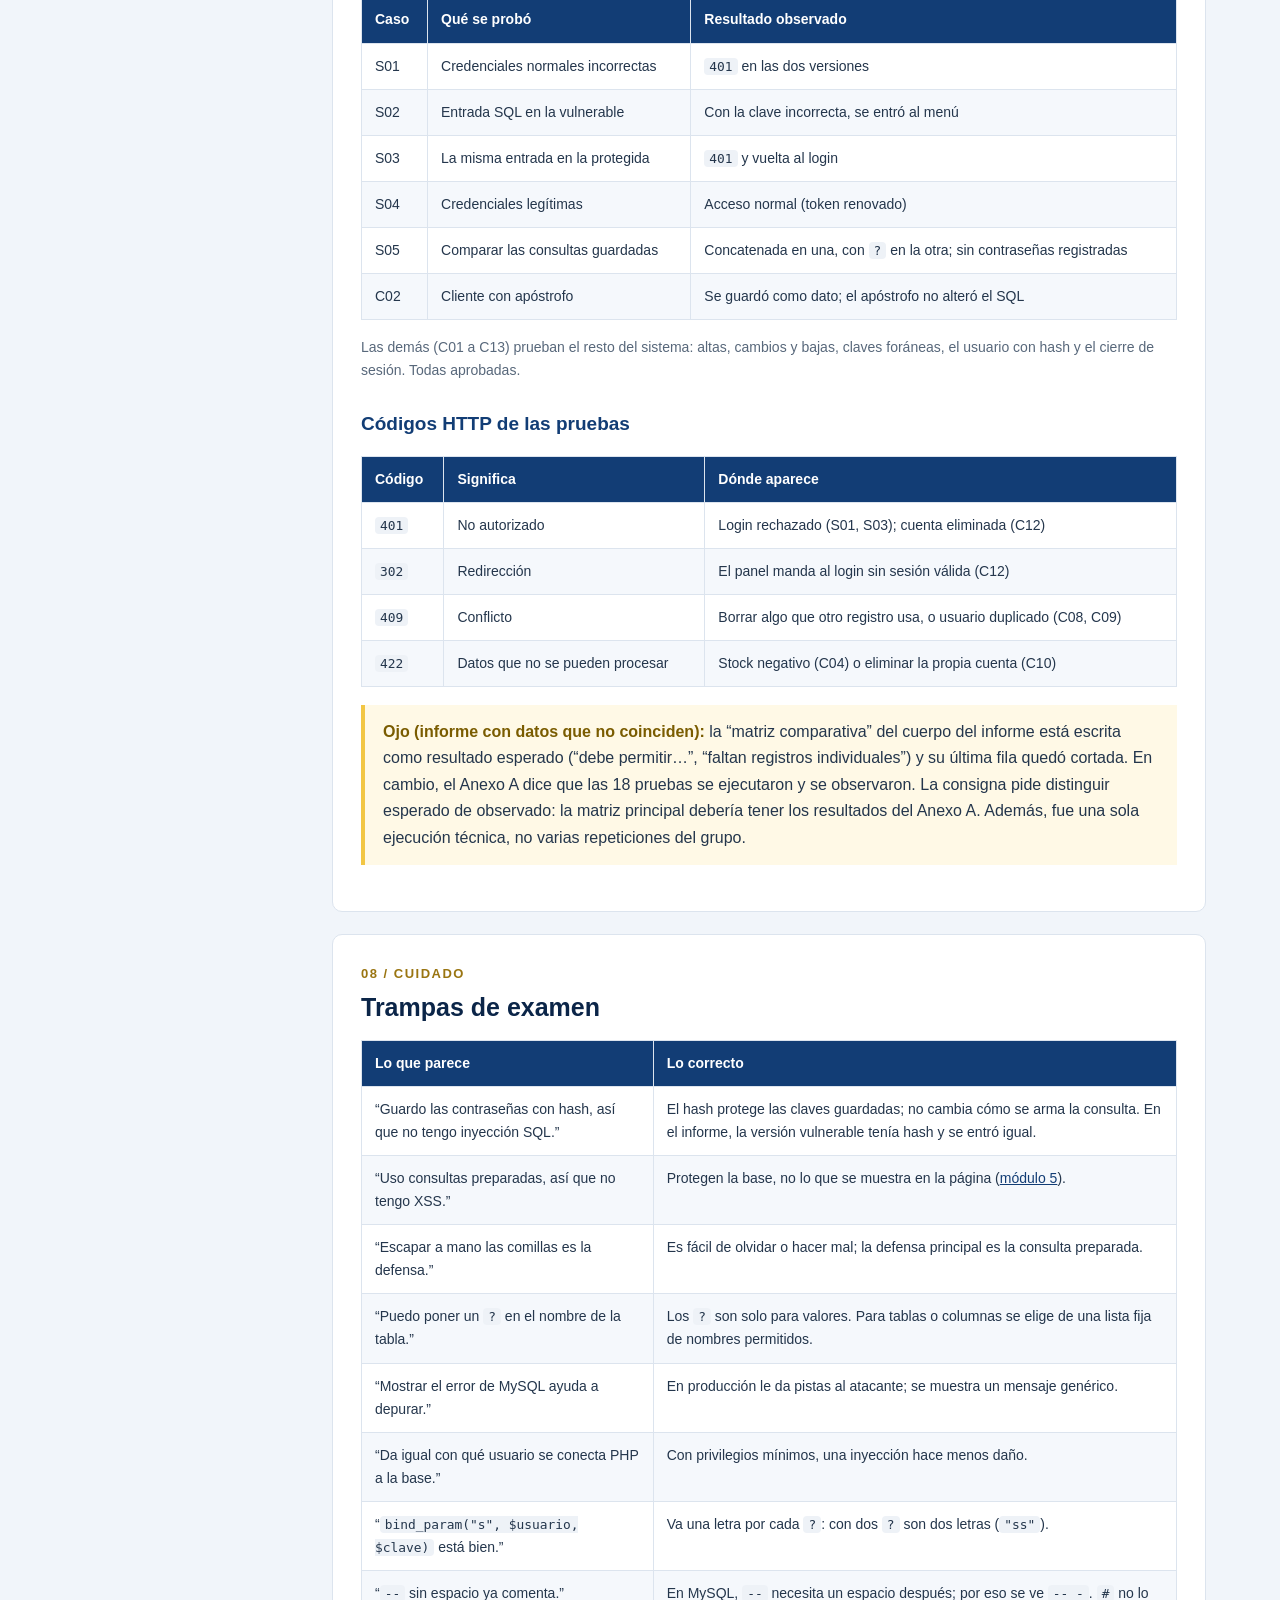
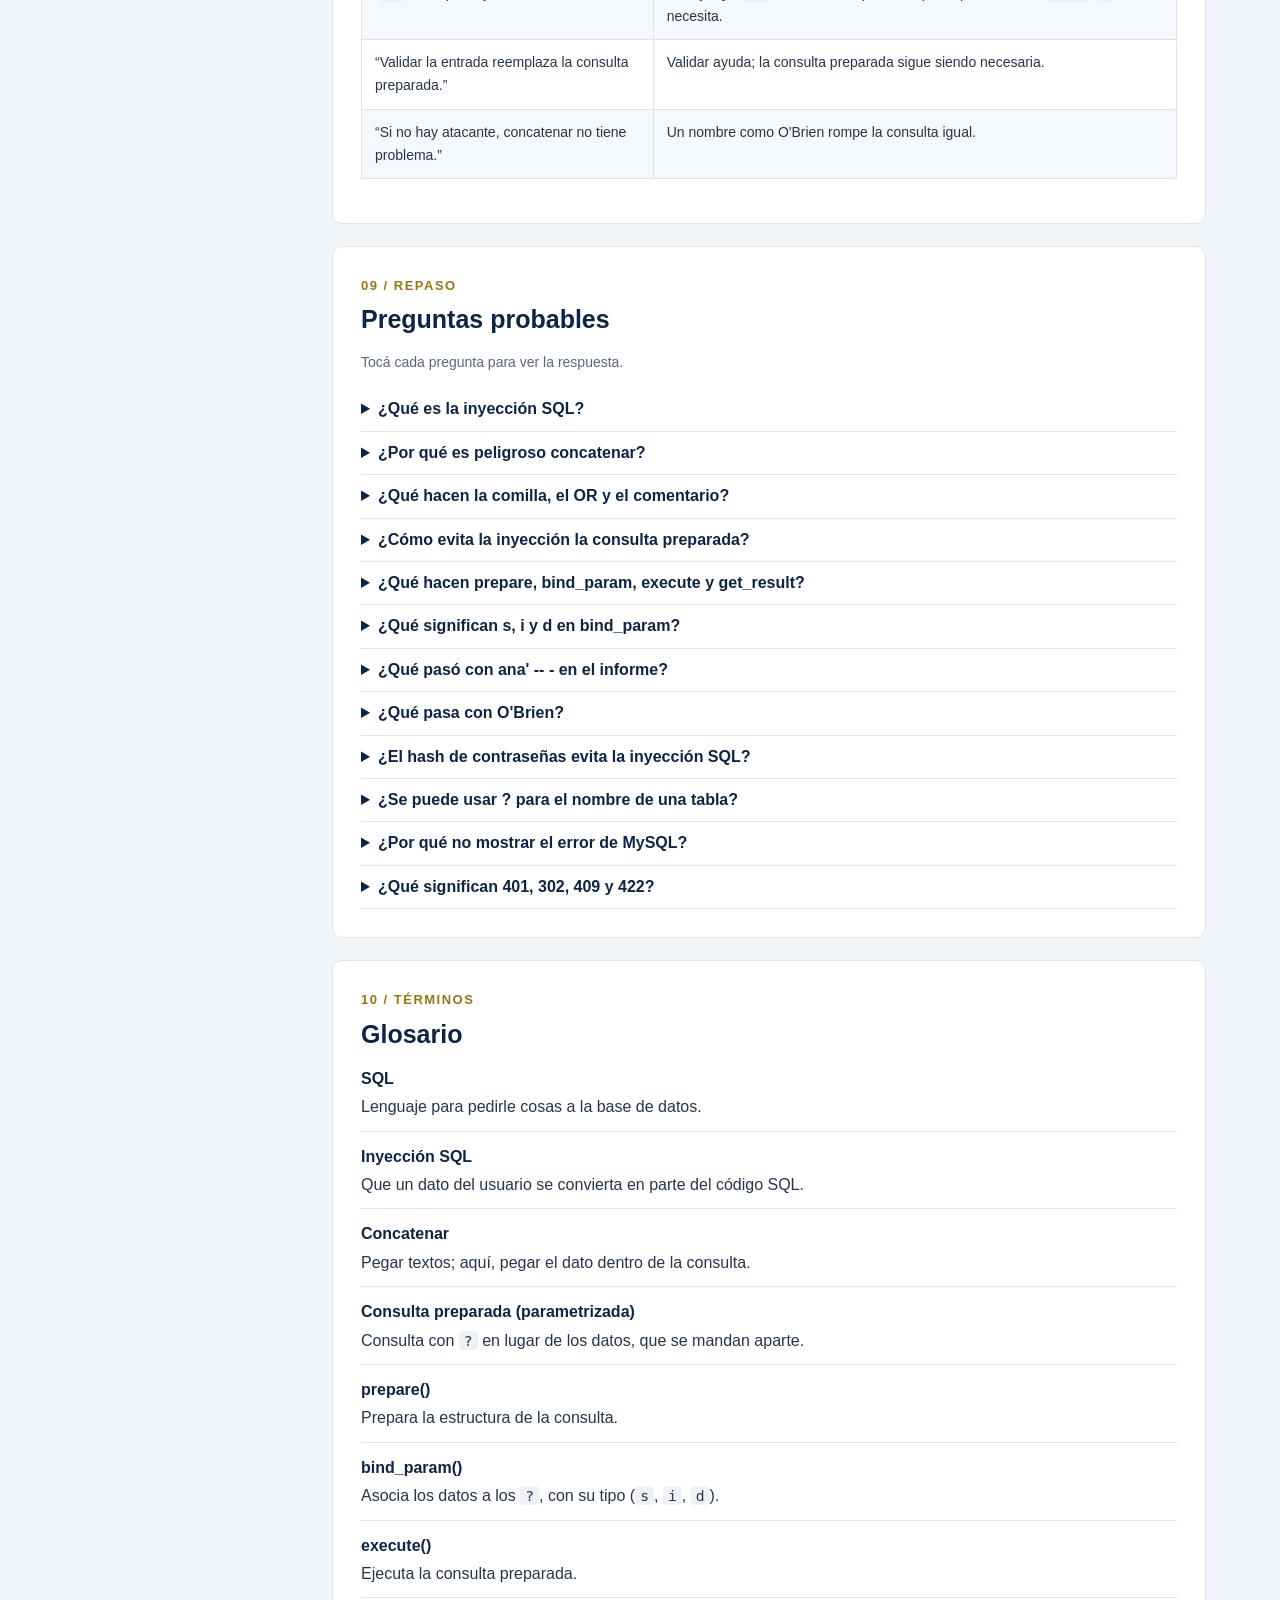
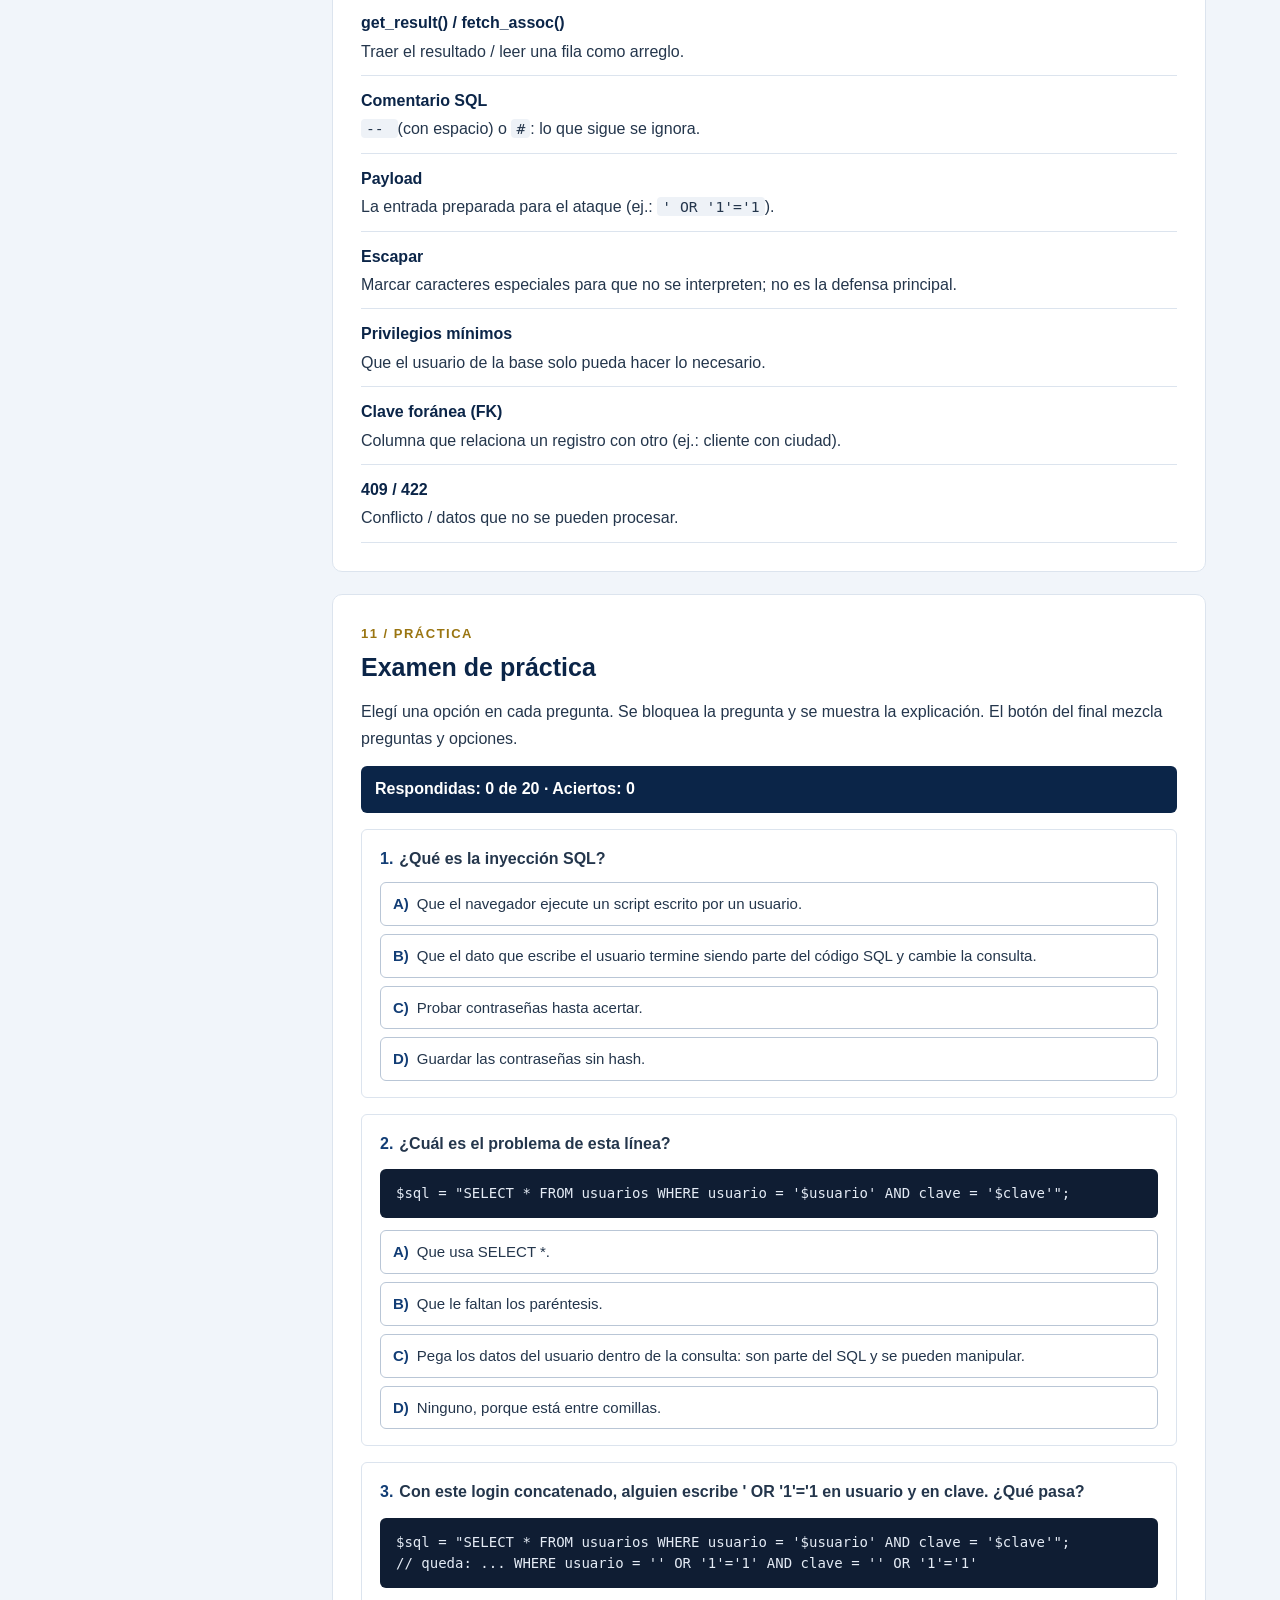
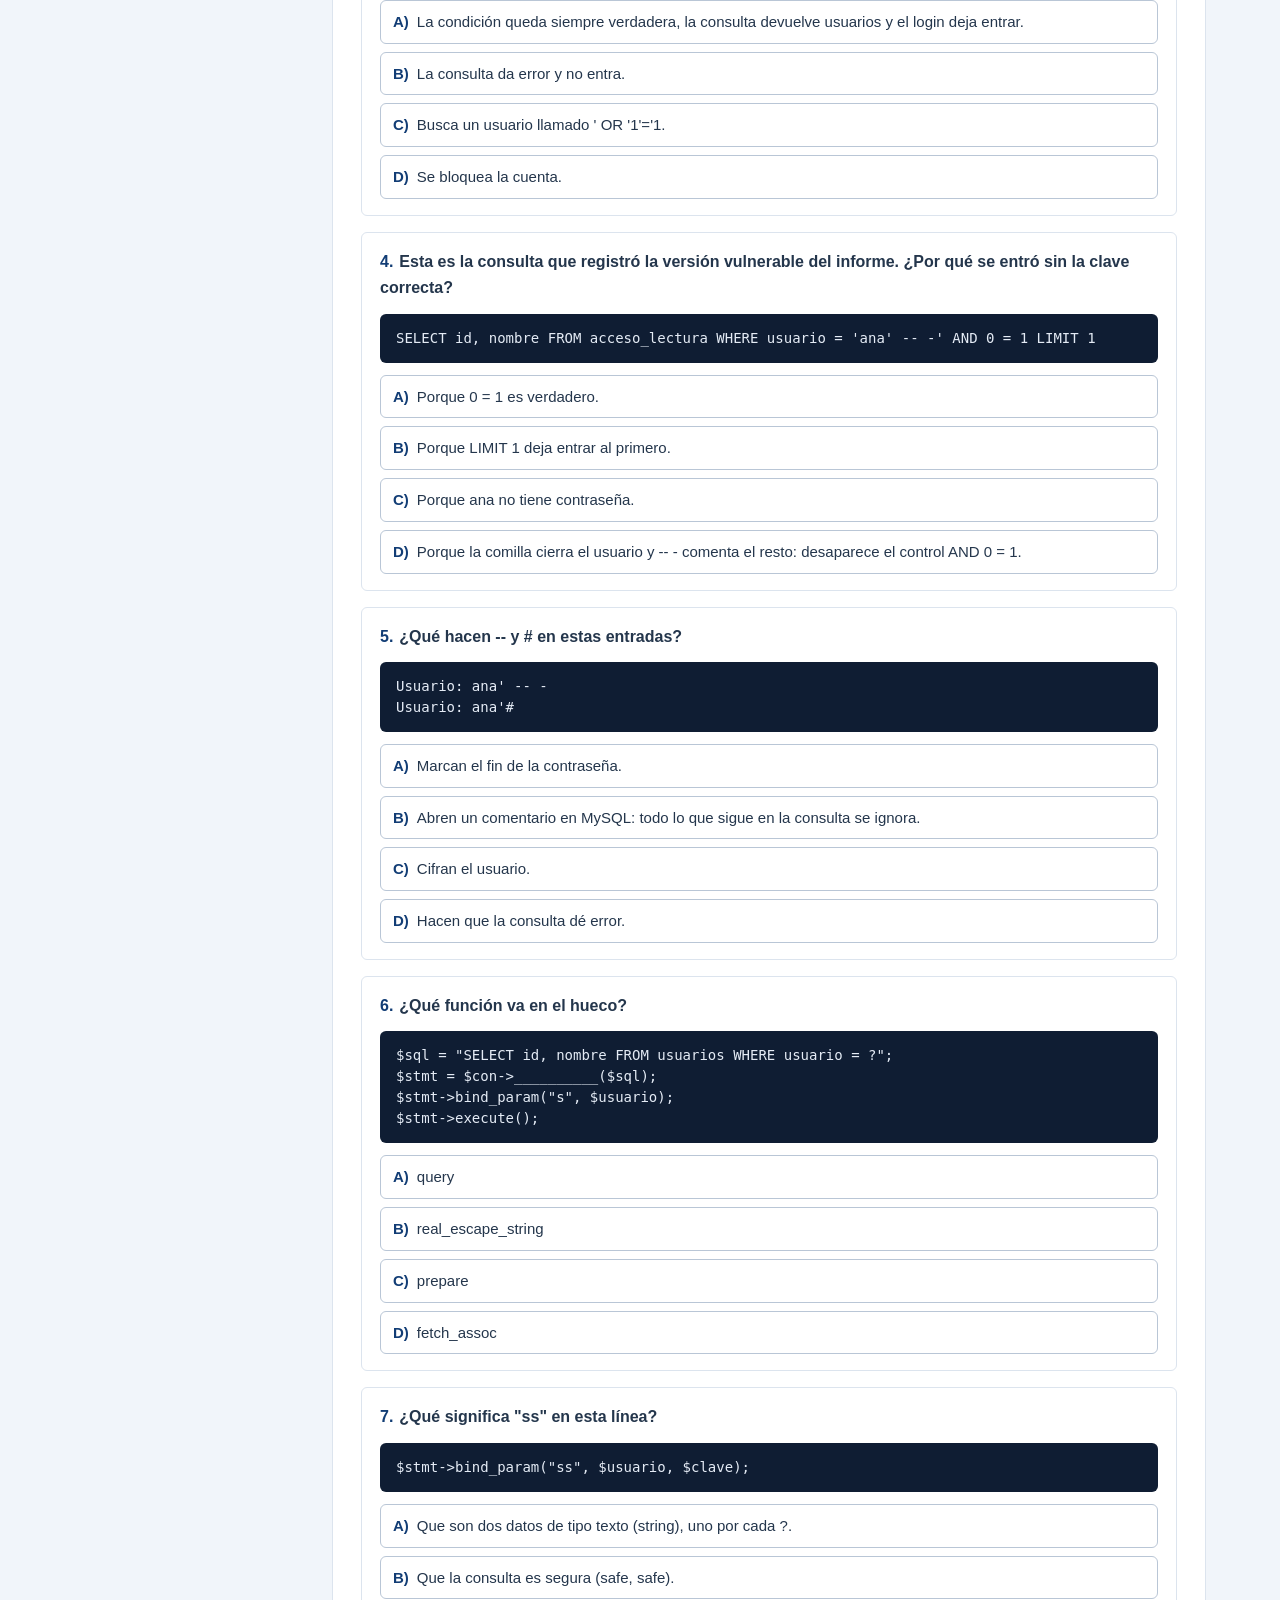
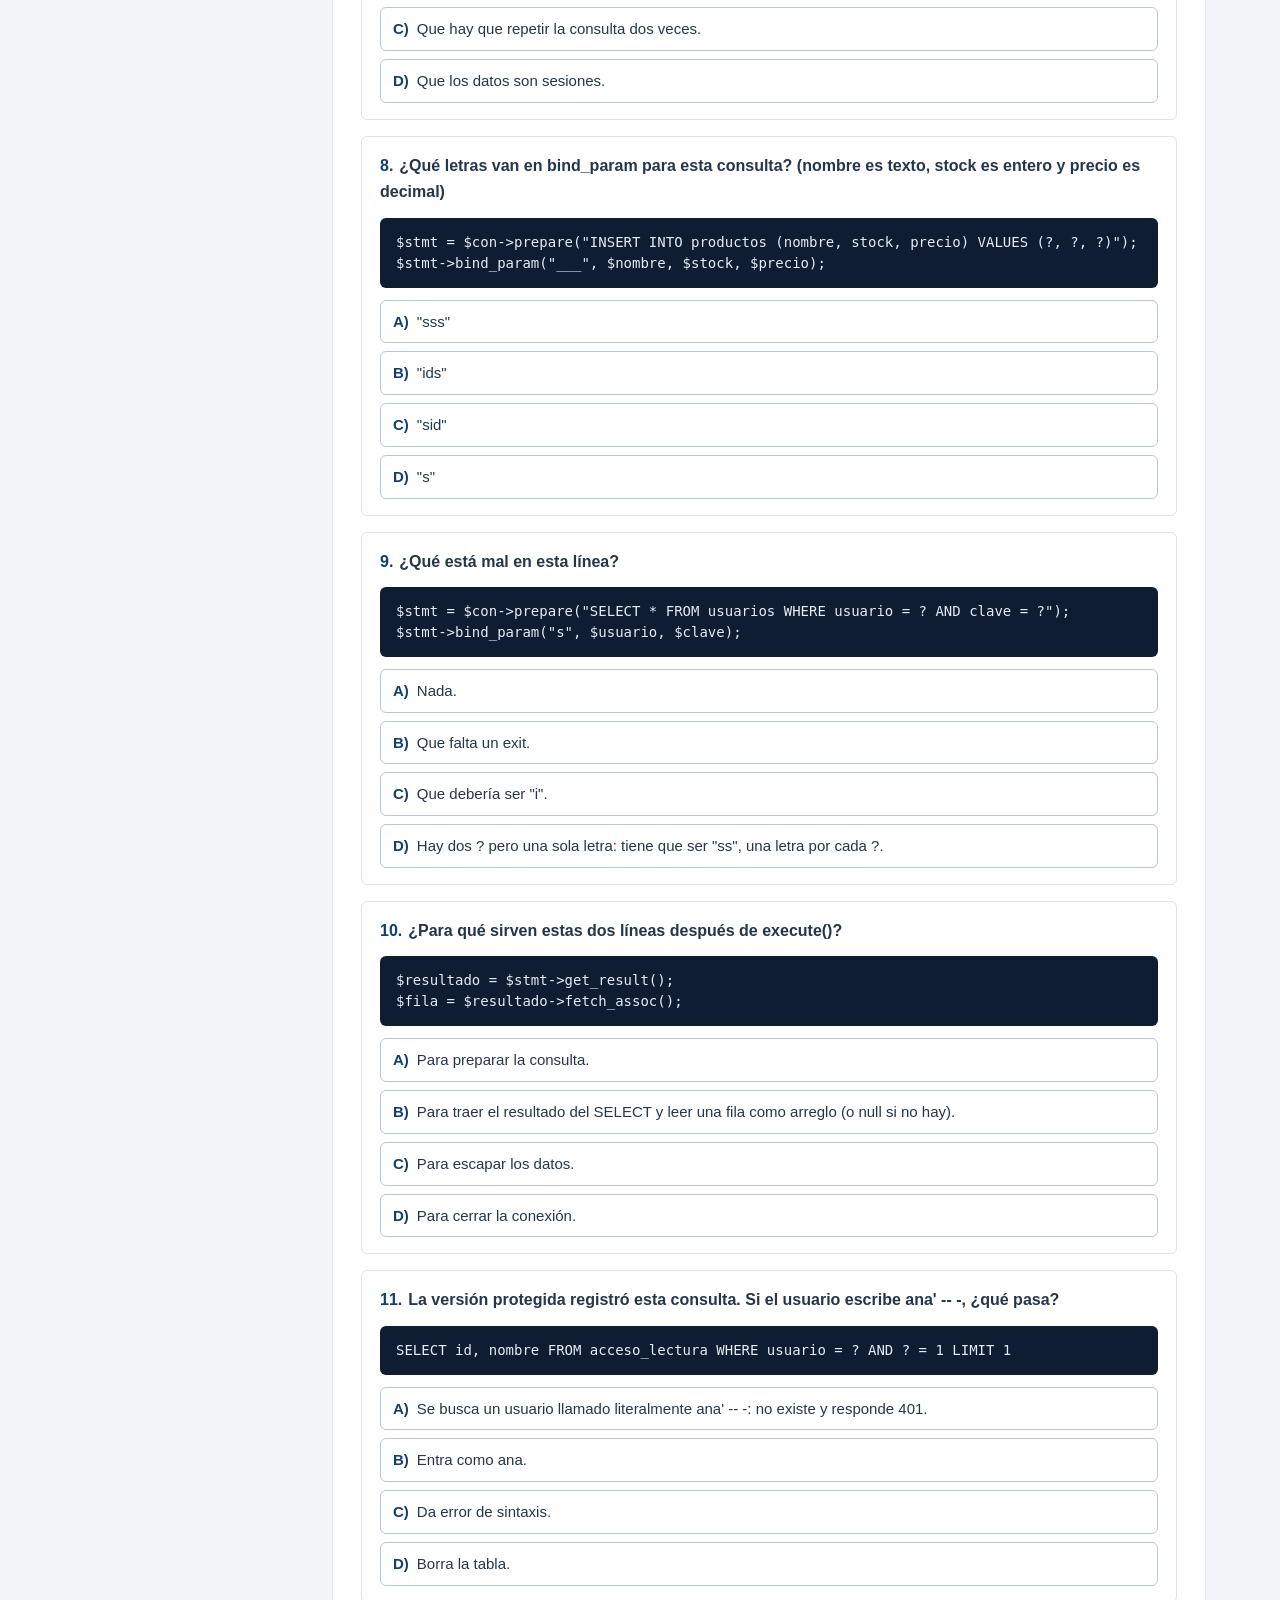
<file: modulo6_inyeccion_sql.html>
<!doctype html>
<html lang="es">
<head>
<meta charset="utf-8">
<meta name="viewport" content="width=device-width,initial-scale=1">
<title>Módulo 6 · Inyección SQL</title>
<link rel="stylesheet" href="css/style.css">
</head>
<body>
<header>
  <div class="etiqueta">Programación · Seguridad informática · Módulo 6</div>
  <h1>Inyección SQL</h1>
  <p>Qué pasa cuando lo que escribe el usuario se pega dentro de la consulta SQL, cómo se rompe un login así y por qué las consultas preparadas lo evitan.</p>
  <div class="chips">
    <span class="chip">Informe 6 de 6</span>
    <span class="chip">Comercial Alfa (ficticia)</span>
    <span class="chip">PHP · mysqli · MySQL</span>
    <span class="chip">Examen: 20 preguntas</span>
  </div>
</header>

<div class="disposicion">
  <nav class="indice" aria-label="Contenido">
    <strong>CONTENIDO</strong>
    <a href="#esencial">01 · Lo esencial</a>
    <a href="#conceptos">02 · Conceptos</a>
    <a href="#caso">03 · El caso del grupo</a>
    <a href="#medidas">04 · Medidas de protección</a>
    <a href="#codigo">05 · El código explicado</a>
    <a href="#ejemplos">06 · Ejemplos paso a paso</a>
    <a href="#pruebas">07 · Pruebas y resultados</a>
    <a href="#trampas">08 · Trampas de examen</a>
    <a href="#preguntas">09 · Preguntas probables</a>
    <a href="#glosario">10 · Glosario</a>
    <a href="#practica">11 · Examen de práctica</a>
    <button type="button" class="boton-imprimir">Imprimir o guardar PDF</button>
    <a class="volver" href="index.html">Volver al inicio</a>
  </nav>

  <main>
    <!-- 01 Lo esencial -->
    <section id="esencial">
      <span class="numero">01 / EN 1 MINUTO</span>
      <h2>Lo esencial</h2>
      <ol class="esencial">
        <li>Inyección SQL: el dato que escribe el usuario termina siendo <strong>parte del código SQL</strong> y cambia lo que hace la consulta.</li>
        <li>Pasa cuando la consulta se arma <strong>concatenando</strong>: <code>"... WHERE usuario = '$usuario'"</code>.</li>
        <li>La comilla <code>'</code> cierra el texto, <code>OR '1'='1</code> hace verdadera la condición y <code>--</code> o <code>#</code> comentan el resto.</li>
        <li>La defensa es la <strong>consulta preparada</strong>: primero va la estructura con <code>?</code> y después los datos, que nunca se interpretan como código.</li>
        <li>En mysqli: <code>prepare()</code> → <code>bind_param()</code> → <code>execute()</code> → <code>get_result()</code>.</li>
        <li>En la prueba del grupo, <code>ana' -- -</code> entró sin la clave en la versión vulnerable y la protegida respondió <code>401</code>.</li>
        <li>El hash de contraseñas <strong>no</strong> evita la inyección SQL, y la consulta preparada <strong>no</strong> evita el XSS.</li>
      </ol>
    </section>

    <!-- 02 Conceptos -->
    <section id="conceptos">
      <span class="numero">02 / TEORÍA</span>
      <h2>Conceptos</h2>

      <h3>1. Qué es la inyección SQL</h3>
      <p>Una consulta SQL es una orden para la base de datos. Si el programa pega adentro lo que escribió el usuario, ese texto puede traer pedazos de SQL que cambian la orden. Entonces la base hace lo que dice el atacante, no lo que quería el programador.</p>
      <div class="ejemplo"><b class="titulo">Comparación</b>Es como un formulario de banco que dice “Pagar a: ______”. Si alguien escribe “Juan. Además, vaciar la cuenta” y el cajero lee todo como una orden, hace las dos cosas. Lo correcto es leer lo del hueco solo como un nombre.</div>

      <h3>2. Concatenar contra consulta preparada</h3>
      <div class="comparacion">
        <div class="version"><span class="franja">Vulnerable</span>
<pre><code>$sql = "SELECT * FROM usuarios
        WHERE usuario = '$usuario' AND clave = '$clave'";</code></pre>
          <p>Los datos se pegan dentro del texto de la consulta.</p>
        </div>
        <div class="version protegido"><span class="franja">Protegido</span>
<pre><code>$sql = "SELECT * FROM usuarios
        WHERE usuario = ? AND clave = ?";</code></pre>
          <p>Los <code>?</code> son huecos; los datos van aparte.</p>
        </div>
      </div>

      <h3>3. Cómo se rompe un login concatenado</h3>
      <p>Tres piezas: la comilla <code>'</code> cierra el texto antes de tiempo; <code>OR '1'='1'</code> agrega una condición que siempre es verdadera; y <code>--</code> (con un espacio después) o <code>#</code> convierten en comentario todo lo que sigue. Ejemplo clásico de laboratorio, en usuario y clave:</p>
<pre><code>Usuario:  ' OR '1'='1
Clave:    ' OR '1'='1

Consulta que queda armada:
SELECT * FROM usuarios WHERE usuario = '' OR '1'='1' AND clave = '' OR '1'='1'
-- el último OR '1'='1' es siempre verdadero: la condición entera da verdadero</code></pre>
      <p class="chico">La condición termina siendo verdadera para todas las filas: la consulta devuelve usuarios y el login deja entrar. Solo para probar en un entorno local propio.</p>

      <h3>4. Por qué la consulta preparada lo evita</h3>
      <p>Con <code>prepare()</code> se manda primero la estructura de la consulta, con los <code>?</code>. La base la analiza y la deja fija. Después, con <code>bind_param()</code>, se mandan los datos: la base los usa solo como valores, nunca como código. Si alguien escribe <code>' OR '1'='1</code>, se busca un usuario que se llame literalmente así.</p>

      <h3>5. prepare, bind_param, execute y get_result</h3>
      <p><code>bind_param()</code> lleva una letra por cada <code>?</code>, en el mismo orden: <code>s</code> = texto (string), <code>i</code> = entero, <code>d</code> = decimal (double).</p>
<pre><code>$stmt = $con-&gt;prepare("SELECT id, nombre FROM usuarios WHERE usuario = ?");
$stmt-&gt;bind_param("s", $usuario);       // 1 ? → 1 letra
$stmt-&gt;execute();
$resultado = $stmt-&gt;get_result();       // el resultado del SELECT
$fila = $resultado-&gt;fetch_assoc();      // una fila como arreglo

$stmt = $con-&gt;prepare("INSERT INTO productos (nombre, stock, precio) VALUES (?, ?, ?)");
$stmt-&gt;bind_param("sid", $nombre, $stock, $precio);   // 3 ? → 3 letras
$stmt-&gt;execute();</code></pre>

      <h3>6. El apóstrofo en un nombre</h3>
      <p>No hace falta un atacante para romper una consulta concatenada: un cliente que se llama <code>O'Brien</code> tiene una comilla en el nombre. Esa comilla cierra el texto antes de tiempo y la consulta da error. Con la consulta preparada, el nombre se guarda tal cual.</p>
<pre><code>INSERT INTO clientes (nombre) VALUES ('O'Brien')   -- error de sintaxis: el texto termina en 'O'
INSERT INTO clientes (nombre) VALUES (?)           -- con bind_param("s", $nombre): se guarda O'Brien</code></pre>
    </section>

    <!-- 03 El caso -->
    <section id="caso">
      <span class="numero">03 / EL INFORME</span>
      <h2>El caso del grupo</h2>
      <div class="tabla-contenedor">
        <table>
          <tbody>
            <tr><td><strong>Empresa</strong></td><td>Comercial Alfa (ficticia). Sistema administrativo con ciudades, clientes, productos, proveedores, personal y usuarios.</td></tr>
            <tr><td><strong>Sistema</strong></td><td>HTML, CSS y JavaScript (<code>fetch</code> + <code>FormData</code>), PHP con mysqli y MySQL/MariaDB (base <code>comercial_alfa</code>) en XAMPP. Dos modalidades de login: concatenada y preparada.</td></tr>
            <tr><td><strong>Qué fallaba</strong></td><td>El login vulnerable armaba la consulta pegando lo que llegaba del formulario.</td></tr>
            <tr><td><strong>Riesgo</strong></td><td>Entrar al panel sin la contraseña y, según los permisos del usuario de la base, ver o modificar datos.</td></tr>
          </tbody>
        </table>
      </div>
    </section>

    <!-- 04 Medidas -->
    <section id="medidas">
      <span class="numero">04 / PROTECCIÓN</span>
      <h2>Las medidas de protección</h2>
      <div class="tabla-contenedor">
        <table>
          <thead><tr><th>Medida</th><th>Contra qué protege</th></tr></thead>
          <tbody>
            <tr><td><strong>Consultas preparadas</strong> (<code>prepare</code> + <code>bind_param</code> + <code>execute</code>)</td><td>Inyección SQL. Es la defensa principal.</td></tr>
            <tr><td>Contraseñas con hash y <code>password_verify()</code> (<a href="modulo2_contrasenas.html">módulo 2</a>)</td><td>Leer las claves si se filtra la base. No evita la inyección.</td></tr>
            <tr><td>Límite de 5 fallos y bloqueo de 60 segundos (<a href="modulo3_fuerza_bruta.html">módulo 3</a>)</td><td>Fuerza bruta. No evita la inyección.</td></tr>
            <tr><td>Usuario de la base con privilegios mínimos</td><td>Si algo falla, el daño queda limitado a lo que ese usuario puede hacer.</td></tr>
            <tr><td>No mostrar los errores de MySQL en pantalla</td><td>Que el atacante vea nombres de tablas y columnas.</td></tr>
            <tr><td>Validar los datos (ej.: stock no negativo, <code>422</code>)</td><td>Datos incorrectos. Ayuda, pero no reemplaza la consulta preparada.</td></tr>
          </tbody>
        </table>
      </div>
    </section>

    <!-- 05 Código -->
    <section id="codigo">
      <span class="numero">05 / CÓDIGO</span>
      <h2>El código explicado</h2>

      <h3>1. Las consultas que registró el sistema (reales, Anexo B)</h3>
      <div class="comparacion">
        <div class="version"><span class="franja">Vulnerable</span>
<pre><code>SELECT id, nombre FROM acceso_lectura WHERE usuario = 'ana' -- -' AND 0 = 1 LIMIT 1</code></pre>
          <p>Se aceptó el acceso.</p>
        </div>
        <div class="version protegido"><span class="franja">Protegido</span>
<pre><code>SELECT id, nombre FROM acceso_lectura WHERE usuario = ? AND ? = 1 LIMIT 1</code></pre>
          <p>Se rechazó la entrada manipulada.</p>
        </div>
      </div>
      <p><strong>Cómo leer la vulnerable.</strong> El sistema arma la condición con el usuario y con el resultado de verificar la clave (<code>0</code> = clave incorrecta). En el campo usuario se escribió <code>ana' -- -</code>:</p>
      <ul>
        <li><code>ana</code> es un usuario que existe.</li>
        <li><code>'</code> cierra el texto del usuario.</li>
        <li><code>-- -</code> abre un comentario: todo lo que sigue (<code>' AND 0 = 1 LIMIT 1</code>) se ignora. El <code>-</code> final asegura que haya un espacio después de <code>--</code>, que MySQL necesita para tomarlo como comentario.</li>
      </ul>
      <p>La base ejecuta en realidad <code>SELECT id, nombre FROM acceso_lectura WHERE usuario = 'ana'</code>: desapareció el control de la clave. En la protegida, los dos <code>?</code> reciben los datos aparte: se busca un usuario llamado literalmente <code>ana' -- -</code> con clave correcta <code>0 = 1</code>, y no hay ninguno.</p>

      <h3>2. El login en PHP</h3>
      <div class="ojo"><strong>Ojo:</strong> el informe no trae el código PHP, solo las consultas registradas. El código de esta parte es <strong>ilustrativo</strong>, con mysqli como en clase. Compara la clave en la consulta para que se vea simple; en un sistema real la clave se guarda con hash y se verifica con <code>password_verify()</code> (<a href="modulo2_contrasenas.html">módulo 2</a>).</div>
      <div class="comparacion">
        <div class="version"><span class="franja">Vulnerable</span>
<pre><code>$usuario = $_POST['usuario'];
$clave   = $_POST['clave'];

$sql = "SELECT id, nombre FROM usuarios
        WHERE usuario = '$usuario' AND clave = '$clave'";
$resultado = $con-&gt;query($sql);
$fila = $resultado-&gt;fetch_assoc();

if ($fila) {
    $_SESSION['usuario'] = $fila['nombre'];
}</code></pre>
          <p>Lo que escribe el usuario pasa a ser parte del SQL.</p>
        </div>
        <div class="version protegido"><span class="franja">Protegido</span>
<pre><code>$usuario = $_POST['usuario'];
$clave   = $_POST['clave'];

$sql = "SELECT id, nombre FROM usuarios
        WHERE usuario = ? AND clave = ?";
$stmt = $con-&gt;prepare($sql);
$stmt-&gt;bind_param("ss", $usuario, $clave);
$stmt-&gt;execute();
$resultado = $stmt-&gt;get_result();
$fila = $resultado-&gt;fetch_assoc();

if ($fila) {
    $_SESSION['usuario'] = $fila['nombre'];
}</code></pre>
          <p>La estructura queda fija; los datos van aparte.</p>
        </div>
      </div>

      <h3>Línea por línea</h3>
      <div class="tabla-contenedor">
        <table class="tabla-lineas">
          <thead><tr><th>Línea</th><th>Qué hace</th><th>Por qué importa</th><th>Qué pasa si se quita o se cambia</th></tr></thead>
          <tbody>
            <tr><td><code>"... usuario = '$usuario' ..."</code></td><td>Pega el dato dentro del SQL.</td><td>Es la falla.</td><td>—</td></tr>
            <tr><td><code>$con-&gt;query($sql)</code></td><td>Ejecuta el texto armado tal cual.</td><td>No separa estructura y datos.</td><td>—</td></tr>
            <tr><td><code>"... usuario = ? AND clave = ?"</code></td><td>Deja huecos para los datos.</td><td>La estructura no se puede cambiar.</td><td>Si se vuelve a concatenar, vuelve la inyección.</td></tr>
            <tr><td><code>$con-&gt;prepare($sql)</code></td><td>Manda la estructura a la base y la prepara.</td><td>La base la analiza antes de ver los datos.</td><td>Sin <code>prepare</code> no hay <code>bind_param</code>.</td></tr>
            <tr><td><code>bind_param("ss", $usuario, $clave)</code></td><td>Asocia cada dato a un <code>?</code>, con su tipo.</td><td>Los datos nunca se interpretan como SQL.</td><td>Con menos o más letras que <code>?</code>, da error.</td></tr>
            <tr><td><code>$stmt-&gt;execute()</code></td><td>Ejecuta la consulta con los datos.</td><td>Recién ahí se busca el usuario.</td><td>No se ejecuta nada.</td></tr>
            <tr><td><code>$stmt-&gt;get_result()</code></td><td>Trae el resultado del <code>SELECT</code>.</td><td>Para leer las filas.</td><td>No hay filas para revisar.</td></tr>
            <tr><td><code>fetch_assoc()</code></td><td>Devuelve una fila como arreglo, o <code>null</code> si no hay.</td><td>Decide si el login es correcto.</td><td>—</td></tr>
          </tbody>
        </table>
      </div>
    </section>

    <!-- 06 Ejemplos -->
    <section id="ejemplos">
      <span class="numero">06 / ESCENARIOS</span>
      <h2>Ejemplos paso a paso</h2>

      <div class="escenario">
        <h3>1. La entrada del informe: ana' -- - (S02 y S03)</h3>
        <p class="accion"><strong>Acción:</strong> se escribe <code>ana' -- -</code> como usuario y una clave incorrecta.</p>
        <div class="comparacion">
          <div class="version"><span class="franja">Vulnerable</span><p>Queda <code>WHERE usuario = 'ana' -- -' AND 0 = 1</code>. Lo que sigue a <code>--</code> es comentario: se entra al menú con la clave incorrecta.</p></div>
          <div class="version protegido"><span class="franja">Protegido</span><p>Se busca un usuario llamado <code>ana' -- -</code>: no existe. <code>HTTP 401</code> y vuelta al login.</p></div>
        </div>
      </div>

      <div class="escenario">
        <h3>2. El clásico: ' OR '1'='1</h3>
        <p class="accion"><strong>Acción:</strong> se escribe <code>' OR '1'='1</code> en usuario y en clave.</p>
        <div class="comparacion">
          <div class="version"><span class="franja">Vulnerable</span><p><code>WHERE usuario = '' OR '1'='1' AND clave = '' OR '1'='1'</code>: siempre verdadero, devuelve filas y deja entrar.</p></div>
          <div class="version protegido"><span class="franja">Protegido</span><p>Se busca un usuario cuyo nombre es el texto <code>' OR '1'='1</code>: no hay. Rechazado.</p></div>
        </div>
      </div>

      <div class="escenario">
        <h3>3. Con # en lugar de --</h3>
        <p class="accion"><strong>Acción:</strong> se escribe <code>ana'#</code> como usuario.</p>
        <div class="comparacion">
          <div class="version"><span class="franja">Vulnerable</span><p><code>WHERE usuario = 'ana'#' AND clave = '...'</code>: en MySQL, <code>#</code> también es comentario. Entra como ana.</p></div>
          <div class="version protegido"><span class="franja">Protegido</span><p>El <code>#</code> es parte del texto del usuario. Rechazado.</p></div>
        </div>
      </div>

      <div class="escenario">
        <h3>4. Credenciales normales, pero incorrectas (S01)</h3>
        <p class="accion"><strong>Acción:</strong> un usuario real con una clave equivocada, sin nada raro.</p>
        <div class="comparacion">
          <div class="version"><span class="franja">Vulnerable</span><p><code>HTTP 401</code>: sin inyección, la consulta funciona como se esperaba.</p></div>
          <div class="version protegido"><span class="franja">Protegido</span><p><code>HTTP 401</code>.</p></div>
        </div>
      </div>

      <div class="escenario">
        <h3>5. Un cliente que se llama O'Brien (C02)</h3>
        <p class="accion"><strong>Acción:</strong> se da de alta un cliente con un apóstrofo en el nombre.</p>
        <div class="comparacion">
          <div class="version"><span class="franja">Concatenada</span><p>La comilla cierra el texto: error de sintaxis y el cliente no se guarda. (Es lo que pasaría; el grupo lo probó solo con la preparada.)</p></div>
          <div class="version protegido"><span class="franja">Preparada</span><p>Se guarda tal cual y el <code>JOIN</code> con la ciudad funciona: “el apóstrofo no altera el SQL”.</p></div>
        </div>
      </div>

      <div class="escenario">
        <h3>6. Mostrar el error de MySQL</h3>
        <p class="accion"><strong>Acción:</strong> el atacante escribe una comilla sola para ver qué pasa.</p>
        <div class="comparacion">
          <div class="version"><span class="franja">Con die($con-&gt;error)</span><p>Aparece el error de MySQL con parte de la consulta: el atacante aprende nombres de tablas y columnas.</p></div>
          <div class="version protegido"><span class="franja">Mensaje genérico</span><p>“No se pudo iniciar sesión”. El error real queda en un registro del servidor.</p></div>
        </div>
      </div>
    </section>

    <!-- 07 Pruebas -->
    <section id="pruebas">
      <span class="numero">07 / EVIDENCIAS</span>
      <h2>Pruebas y resultados</h2>
      <p>Resultados observados por el grupo (Anexo A: 18 de 18 comprobaciones aprobadas, en una ejecución local).</p>
      <div class="tabla-contenedor">
        <table>
          <thead><tr><th>Caso</th><th>Qué se probó</th><th>Resultado observado</th></tr></thead>
          <tbody>
            <tr><td>S01</td><td>Credenciales normales incorrectas</td><td><code>401</code> en las dos versiones</td></tr>
            <tr><td>S02</td><td>Entrada SQL en la vulnerable</td><td>Con la clave incorrecta, se entró al menú</td></tr>
            <tr><td>S03</td><td>La misma entrada en la protegida</td><td><code>401</code> y vuelta al login</td></tr>
            <tr><td>S04</td><td>Credenciales legítimas</td><td>Acceso normal (token renovado)</td></tr>
            <tr><td>S05</td><td>Comparar las consultas guardadas</td><td>Concatenada en una, con <code>?</code> en la otra; sin contraseñas registradas</td></tr>
            <tr><td>C02</td><td>Cliente con apóstrofo</td><td>Se guardó como dato; el apóstrofo no alteró el SQL</td></tr>
          </tbody>
        </table>
      </div>
      <p class="chico">Las demás (C01 a C13) prueban el resto del sistema: altas, cambios y bajas, claves foráneas, el usuario con hash y el cierre de sesión. Todas aprobadas.</p>
      <h3>Códigos HTTP de las pruebas</h3>
      <div class="tabla-contenedor">
        <table>
          <thead><tr><th>Código</th><th>Significa</th><th>Dónde aparece</th></tr></thead>
          <tbody>
            <tr><td><code>401</code></td><td>No autorizado</td><td>Login rechazado (S01, S03); cuenta eliminada (C12)</td></tr>
            <tr><td><code>302</code></td><td>Redirección</td><td>El panel manda al login sin sesión válida (C12)</td></tr>
            <tr><td><code>409</code></td><td>Conflicto</td><td>Borrar algo que otro registro usa, o usuario duplicado (C08, C09)</td></tr>
            <tr><td><code>422</code></td><td>Datos que no se pueden procesar</td><td>Stock negativo (C04) o eliminar la propia cuenta (C10)</td></tr>
          </tbody>
        </table>
      </div>
      <div class="ojo"><strong>Ojo (informe con datos que no coinciden):</strong> la “matriz comparativa” del cuerpo del informe está escrita como resultado esperado (“debe permitir…”, “faltan registros individuales”) y su última fila quedó cortada. En cambio, el Anexo A dice que las 18 pruebas se ejecutaron y se observaron. La consigna pide distinguir esperado de observado: la matriz principal debería tener los resultados del Anexo A. Además, fue una sola ejecución técnica, no varias repeticiones del grupo.</div>
    </section>

    <!-- 08 Trampas -->
    <section id="trampas">
      <span class="numero">08 / CUIDADO</span>
      <h2>Trampas de examen</h2>
      <div class="tabla-contenedor">
        <table>
          <thead><tr><th>Lo que parece</th><th>Lo correcto</th></tr></thead>
          <tbody>
            <tr><td>“Guardo las contraseñas con hash, así que no tengo inyección SQL.”</td><td>El hash protege las claves guardadas; no cambia cómo se arma la consulta. En el informe, la versión vulnerable tenía hash y se entró igual.</td></tr>
            <tr><td>“Uso consultas preparadas, así que no tengo XSS.”</td><td>Protegen la base, no lo que se muestra en la página (<a href="modulo5_xss.html">módulo 5</a>).</td></tr>
            <tr><td>“Escapar a mano las comillas es la defensa.”</td><td>Es fácil de olvidar o hacer mal; la defensa principal es la consulta preparada.</td></tr>
            <tr><td>“Puedo poner un <code>?</code> en el nombre de la tabla.”</td><td>Los <code>?</code> son solo para valores. Para tablas o columnas se elige de una lista fija de nombres permitidos.</td></tr>
            <tr><td>“Mostrar el error de MySQL ayuda a depurar.”</td><td>En producción le da pistas al atacante; se muestra un mensaje genérico.</td></tr>
            <tr><td>“Da igual con qué usuario se conecta PHP a la base.”</td><td>Con privilegios mínimos, una inyección hace menos daño.</td></tr>
            <tr><td>“<code>bind_param("s", $usuario, $clave)</code> está bien.”</td><td>Va una letra por cada <code>?</code>: con dos <code>?</code> son dos letras (<code>"ss"</code>).</td></tr>
            <tr><td>“<code>--</code> sin espacio ya comenta.”</td><td>En MySQL, <code>--</code> necesita un espacio después; por eso se ve <code>-- -</code>. <code>#</code> no lo necesita.</td></tr>
            <tr><td>“Validar la entrada reemplaza la consulta preparada.”</td><td>Validar ayuda; la consulta preparada sigue siendo necesaria.</td></tr>
            <tr><td>“Si no hay atacante, concatenar no tiene problema.”</td><td>Un nombre como O'Brien rompe la consulta igual.</td></tr>
          </tbody>
        </table>
      </div>
    </section>

    <!-- 09 Preguntas probables -->
    <section id="preguntas">
      <span class="numero">09 / REPASO</span>
      <h2>Preguntas probables</h2>
      <p class="chico">Tocá cada pregunta para ver la respuesta.</p>
      <details><summary>¿Qué es la inyección SQL?</summary><p>Que el dato que escribe el usuario termine siendo parte del código SQL y cambie la consulta.</p></details>
      <details><summary>¿Por qué es peligroso concatenar?</summary><p>Porque el texto del usuario se mezcla con la estructura de la consulta.</p></details>
      <details><summary>¿Qué hacen la comilla, el OR y el comentario?</summary><p>La comilla cierra el texto; OR '1'='1 hace la condición siempre verdadera; -- o # anulan el resto de la consulta.</p></details>
      <details><summary>¿Cómo evita la inyección la consulta preparada?</summary><p>Manda primero la estructura con ? y después los datos, que se usan solo como valores.</p></details>
      <details><summary>¿Qué hacen prepare, bind_param, execute y get_result?</summary><p>Preparar la estructura, asociar los datos con su tipo, ejecutar y traer el resultado.</p></details>
      <details><summary>¿Qué significan s, i y d en bind_param?</summary><p>Texto, entero y decimal. Va una letra por cada ?.</p></details>
      <details><summary>¿Qué pasó con ana' -- - en el informe?</summary><p>En la vulnerable entró con la clave incorrecta (el comentario anuló AND 0 = 1). En la protegida, 401.</p></details>
      <details><summary>¿Qué pasa con O'Brien?</summary><p>Rompe la consulta concatenada; con la preparada se guarda bien (C02).</p></details>
      <details><summary>¿El hash de contraseñas evita la inyección SQL?</summary><p>No; protege las claves guardadas, otro problema.</p></details>
      <details><summary>¿Se puede usar ? para el nombre de una tabla?</summary><p>No, solo para valores. Para tablas o columnas se usa una lista de nombres permitidos.</p></details>
      <details><summary>¿Por qué no mostrar el error de MySQL?</summary><p>Porque da pistas de la estructura de la base.</p></details>
      <details><summary>¿Qué significan 401, 302, 409 y 422?</summary><p>No autorizado, redirección, conflicto y datos que no se pueden procesar.</p></details>
    </section>

    <!-- 10 Glosario -->
    <section id="glosario">
      <span class="numero">10 / TÉRMINOS</span>
      <h2>Glosario</h2>
      <dl class="glosario">
        <dt>SQL</dt><dd>Lenguaje para pedirle cosas a la base de datos.</dd>
        <dt>Inyección SQL</dt><dd>Que un dato del usuario se convierta en parte del código SQL.</dd>
        <dt>Concatenar</dt><dd>Pegar textos; aquí, pegar el dato dentro de la consulta.</dd>
        <dt>Consulta preparada (parametrizada)</dt><dd>Consulta con <code>?</code> en lugar de los datos, que se mandan aparte.</dd>
        <dt>prepare()</dt><dd>Prepara la estructura de la consulta.</dd>
        <dt>bind_param()</dt><dd>Asocia los datos a los <code>?</code>, con su tipo (<code>s</code>, <code>i</code>, <code>d</code>).</dd>
        <dt>execute()</dt><dd>Ejecuta la consulta preparada.</dd>
        <dt>get_result() / fetch_assoc()</dt><dd>Traer el resultado / leer una fila como arreglo.</dd>
        <dt>Comentario SQL</dt><dd><code>-- </code> (con espacio) o <code>#</code>: lo que sigue se ignora.</dd>
        <dt>Payload</dt><dd>La entrada preparada para el ataque (ej.: <code>' OR '1'='1</code>).</dd>
        <dt>Escapar</dt><dd>Marcar caracteres especiales para que no se interpreten; no es la defensa principal.</dd>
        <dt>Privilegios mínimos</dt><dd>Que el usuario de la base solo pueda hacer lo necesario.</dd>
        <dt>Clave foránea (FK)</dt><dd>Columna que relaciona un registro con otro (ej.: cliente con ciudad).</dd>
        <dt>409 / 422</dt><dd>Conflicto / datos que no se pueden procesar.</dd>
      </dl>
    </section>

    <!-- 11 Examen -->
    <section id="practica">
      <span class="numero">11 / PRÁCTICA</span>
      <h2>Examen de práctica</h2>
      <p>Elegí una opción en cada pregunta. Se bloquea la pregunta y se muestra la explicación. El botón del final mezcla preguntas y opciones.</p>
      <div id="examen" data-banco="preguntas6"><p class="chico">El examen necesita JavaScript activado.</p></div>
    </section>
  </main>
</div>

<footer>Programación IV · Módulo 6: inyección SQL · Fuentes: informe del grupo, consigna del TP, manual de PHP y OWASP</footer>
<script src="js/preguntas6.js"></script>
<script src="js/script.js"></script>
</body>
</html>
</file>
<file: css/style.css>
/* Estilo común del sitio, basado en la página de la consigna */
:root {
  --azul: #123d75;
  --marino: #0b2548;
  --dorado: #f2c644;
  --tinta: #24364c;
  --gris: #58687b;
  --fondo: #f1f5fa;
  --linea: #dce4ee;
  --rojo: #b3261e;
  --rojo-claro: #fbeceb;
  --verde: #1f7a5c;
  --verde-claro: #e7f4ee;
  --mono: Consolas, "DejaVu Sans Mono", "Courier New", monospace;
}

* { box-sizing: border-box; }
html { scroll-behavior: smooth; scroll-padding-top: 24px; }
body { margin: 0; font: 16px/1.65 "Segoe UI", Arial, sans-serif; color: var(--tinta); background: var(--fondo); overflow-wrap: break-word; }
a { color: var(--azul); }

/* Encabezado */
header { background: var(--marino); color: #fff; padding: 44px max(24px, calc((100% - 1120px) / 2)); border-bottom: 7px solid var(--dorado); }
.etiqueta { text-transform: uppercase; letter-spacing: 2px; color: var(--dorado); font-size: 13px; font-weight: 700; }
h1 { font-size: clamp(28px, 4.5vw, 46px); line-height: 1.13; max-width: 850px; margin: 14px 0; }
header p { max-width: 800px; color: #dce8f7; margin: 8px 0; }
header a { color: #fff; }
.chips { display: flex; flex-wrap: wrap; gap: 10px; margin-top: 22px; }
.chip { background: #ffffff14; border: 1px solid #ffffff30; padding: 6px 13px; border-radius: 7px; font-weight: 600; font-size: 15px; }

/* Disposición con índice lateral */
.disposicion { display: grid; grid-template-columns: 230px minmax(0, 1fr); gap: 28px; max-width: 1180px; padding: 32px 24px 60px; margin: auto; }
nav.indice { align-self: start; position: sticky; top: 16px; }
nav.indice strong { display: block; color: var(--azul); margin-bottom: 10px; }
nav.indice a { display: block; text-decoration: none; color: var(--gris); padding: 5px 12px; border-left: 2px solid var(--linea); font-size: 14px; line-height: 1.4; }
nav.indice a:hover, nav.indice a.activo { color: var(--azul); background: #fff; border-color: var(--dorado); }
nav.indice .volver { margin-top: 12px; font-weight: 600; color: var(--azul); }

button { border: 0; background: var(--azul); color: #fff; border-radius: 7px; padding: 11px 16px; font: 600 14px "Segoe UI", Arial, sans-serif; cursor: pointer; margin-top: 16px; }
button:hover { background: var(--marino); }

/* Secciones */
main { min-width: 0; }
section { background: #fff; border: 1px solid var(--linea); border-radius: 10px; padding: 28px; margin-bottom: 22px; }
h2 { font-size: 25px; line-height: 1.25; color: var(--marino); margin: 0 0 16px; }
h3 { color: var(--azul); font-size: 19px; margin: 26px 0 8px; }
h4 { color: var(--marino); font-size: 16px; margin: 18px 0 6px; }
p { margin: 8px 0 14px; }
ul, ol { padding-left: 23px; }
li { margin: 6px 0; }
.numero { color: #9a7511; font-size: 13px; font-weight: 700; letter-spacing: 1.5px; display: block; margin-bottom: 8px; }
.chico { font-size: 14px; color: var(--gris); }
code { font-family: var(--mono); font-size: 0.92em; background: #eef2f7; padding: 1px 5px; border-radius: 4px; }

/* Recuadros */
.nota { background: #f3f7fc; border-left: 4px solid var(--azul); padding: 14px 18px; margin: 18px 0; }
.ojo { background: #fff9e6; border-left: 4px solid var(--dorado); padding: 14px 18px; margin: 18px 0; }
.ojo > strong:first-child { color: #7a5c00; }
.ejemplo { background: #f3f7fc; border-radius: 7px; padding: 16px 18px; margin: 12px 0; }
.ejemplo b.titulo { display: block; color: var(--azul); font-size: 13px; margin-bottom: 5px; text-transform: uppercase; letter-spacing: 0.6px; }
.esencial { counter-reset: punto; list-style: none; padding: 0; }
.esencial li { counter-increment: punto; position: relative; padding: 10px 0 10px 44px; border-bottom: 1px solid var(--linea); margin: 0; }
.esencial li:before { content: counter(punto, decimal-leading-zero); position: absolute; left: 0; top: 10px; font-weight: 700; color: var(--azul); }

/* Código */
pre { font-family: var(--mono); font-size: 14px; line-height: 1.5; background: #0f1d33; color: #e4ebf5; padding: 14px 16px; border-radius: 6px; overflow-x: auto; margin: 12px 0; white-space: pre; }
pre code { background: none; padding: 0; font-size: inherit; color: inherit; }
.archivo { font-family: var(--mono); font-size: 13px; color: var(--gris); margin: 14px 0 -6px; }

/* Comparación vulnerable / protegido */
.comparacion { display: grid; grid-template-columns: minmax(0, 1fr) minmax(0, 1fr); gap: 16px; margin: 18px 0; }
.version { background: #f5f7fa; border-radius: 6px; border-top: 6px solid var(--rojo); padding: 14px 16px; min-width: 0; }
.version.protegido { border-top-color: var(--verde); }
.version .franja { display: inline-block; font-size: 12px; font-weight: 700; letter-spacing: 1px; text-transform: uppercase; color: #fff; background: var(--rojo); padding: 2px 9px; border-radius: 4px; }
.version.protegido .franja { background: var(--verde); }
.version h4 { margin-top: 10px; }
.version p { font-size: 15px; }
.comparacion pre { white-space: pre-wrap; overflow-wrap: anywhere; } /* el código de las columnas no se corta */

/* Tablas */
.tabla-contenedor { overflow-x: auto; margin: 16px 0; }
table { border-collapse: collapse; width: 100%; font-size: 14px; }
th { background: var(--azul); color: #fff; text-align: left; font-weight: 600; }
td, th { padding: 11px 13px; border: 1px solid var(--linea); vertical-align: top; }
tbody tr:nth-child(even) { background: #f5f8fc; }
td code { overflow-wrap: anywhere; }
.tabla-lineas td:first-child { width: 24%; }

/* Escenarios paso a paso */
.escenario { border: 1px solid var(--linea); border-radius: 6px; margin: 16px 0; }
.escenario h3 { margin: 0; padding: 12px 16px; background: #f3f7fc; font-size: 17px; border-bottom: 1px solid var(--linea); }
.escenario .accion { padding: 12px 16px 2px; }
.escenario .comparacion { margin: 0; padding: 0 16px 16px; }

/* Glosario */
dl.glosario { margin: 0; }
dl.glosario dt { font-weight: 700; color: var(--marino); margin-top: 12px; }
dl.glosario dd { margin: 2px 0 0 0; padding-bottom: 10px; border-bottom: 1px solid var(--linea); }

/* Preguntas probables */
details { border-bottom: 1px solid var(--linea); padding: 8px 0; }
summary { cursor: pointer; font-weight: 600; color: var(--marino); }
details p { margin: 8px 0 4px 18px; }

/* Examen */
.marcador { position: sticky; top: 0; z-index: 2; background: var(--marino); color: #fff; padding: 10px 14px; border-radius: 6px; font-weight: 600; margin-bottom: 16px; }
.lista-preguntas { list-style: none; padding: 0; margin: 0; }
.pregunta { border: 1px solid var(--linea); border-radius: 6px; padding: 16px 18px; margin-bottom: 16px; }
.pregunta .enunciado { font-weight: 600; margin: 0 0 10px; }
.pregunta .enunciado span { color: var(--azul); margin-right: 6px; }
.opciones { display: grid; gap: 8px; }
.opcion { display: block; width: 100%; text-align: left; margin: 0; background: #fff; color: var(--tinta); border: 1px solid #b9c6d6; border-radius: 6px; padding: 10px 12px; font: 15px/1.45 "Segoe UI", Arial, sans-serif; }
.opcion, .enunciado, .devolucion, p code, li code { overflow-wrap: anywhere; } /* textos largos sin espacios no ensanchan la página */
.opcion:hover:enabled { background: #f3f7fc; border-color: var(--azul); }
.opcion:disabled { cursor: default; }
.opcion .letra { font-weight: 700; color: var(--azul); margin-right: 8px; }
.opcion.correcta { background: var(--verde-claro); border: 2px solid var(--verde); }
.opcion.incorrecta { background: var(--rojo-claro); border: 2px solid var(--rojo); }
.devolucion { margin-top: 12px; padding: 12px 14px; border-radius: 6px; font-size: 15px; }
.devolucion p { margin: 4px 0 8px; }
.devolucion.bien { background: var(--verde-claro); border-left: 4px solid var(--verde); }
.devolucion.mal { background: var(--rojo-claro); border-left: 4px solid var(--rojo); }
.devolucion .rotulo { font-weight: 700; }
.resultado-final { border: 2px solid var(--azul); border-radius: 6px; padding: 14px 18px; margin: 10px 0; font-size: 17px; }

.botones-examen { display: flex; flex-wrap: wrap; gap: 10px; }
.botones-examen button { margin-top: 6px; }
.botones-examen button:disabled { background: #9aa8ba; cursor: default; }
.resultado-final table { margin-top: 6px; font-size: 15px; }

footer { text-align: center; font-size: 13px; color: var(--gris); padding: 0 20px 30px; }

/* Pantallas chicas */
@media (max-width: 850px) {
  .disposicion { grid-template-columns: 1fr; padding: 20px 16px 50px; }
  nav.indice { position: static; display: flex; flex-wrap: wrap; gap: 5px; }
  nav.indice strong { width: 100%; }
  nav.indice a { border: 1px solid var(--linea); border-radius: 5px; background: #fff; }
  nav.indice button { margin: 0; }
  header { padding: 32px 16px; }
  section { padding: 20px 16px; }
  .comparacion { grid-template-columns: minmax(0, 1fr); }
  pre { font-size: 13px; white-space: pre-wrap; overflow-wrap: anywhere; }
}

/* Impresión */
@media print {
  @page { margin: 18mm; }
  body { background: #fff; font-size: 11pt; color: #111; }
  header { background: #fff; color: #111; padding: 0 0 15px; border-bottom: 2px solid #999; }
  header p, .etiqueta { color: #333; }
  .chip { border: 1px solid #aaa; color: #111; }
  .disposicion { display: block; padding: 20px 0; margin: 0; max-width: none; }
  nav.indice, button, footer, .marcador { display: none; }
  section { border: 0; padding: 0; margin-bottom: 24px; }
  h2, h3 { break-after: avoid; }
  tr, .version, .ejemplo, .pregunta, pre { break-inside: avoid; }
  pre { white-space: pre-wrap; }
  .tabla-contenedor { overflow: visible; }
  * { print-color-adjust: exact; -webkit-print-color-adjust: exact; }
}

/* Portada: índice más grande */
nav.indice.grande strong { font-size: 17px; }
nav.indice.grande a { font-size: 18px; padding: 12px 14px; margin-bottom: 6px; }

/* Portada: lista de módulos */
section.principal h2 { font-size: 30px; }
.lista-modulos { list-style: none; padding: 0; margin: 18px 0 0; }
.fila-modulo { display: grid; grid-template-columns: 64px minmax(0, 1fr) auto; gap: 16px; align-items: center; border: 1px solid var(--linea); border-left: 4px solid var(--linea); border-radius: 6px; padding: 18px 20px; margin: 0 0 12px; }
.fila-modulo:has(.disponible) { border-left-color: var(--azul); }
.numero-modulo { font-size: 28px; font-weight: 700; color: #9a7511; }
.nombre-modulo { display: block; font-size: 20px; font-weight: 700; color: var(--marino); text-decoration: none; }
a.nombre-modulo { color: var(--azul); }
a.nombre-modulo:hover { text-decoration: underline; }
.datos-modulo p { margin: 4px 0 0; color: var(--gris); }
.estado { font-size: 14px; font-weight: 600; color: var(--gris); font-style: italic; white-space: nowrap; }
.estado.disponible { font-style: normal; color: #fff; background: var(--azul); padding: 8px 14px; border-radius: 6px; text-decoration: none; }
.estado.disponible:hover { background: var(--marino); }

@media (max-width: 850px) {
  nav.indice.grande { display: grid; grid-template-columns: 1fr; gap: 8px; }
  nav.indice.grande a { margin: 0; }
  nav.indice.grande button { justify-self: start; }
  .fila-modulo { grid-template-columns: 44px minmax(0, 1fr); padding: 16px; }
  .numero-modulo { font-size: 22px; }
  .nombre-modulo { font-size: 18px; }
  .estado { grid-column: 2; justify-self: start; }
}
</file>
